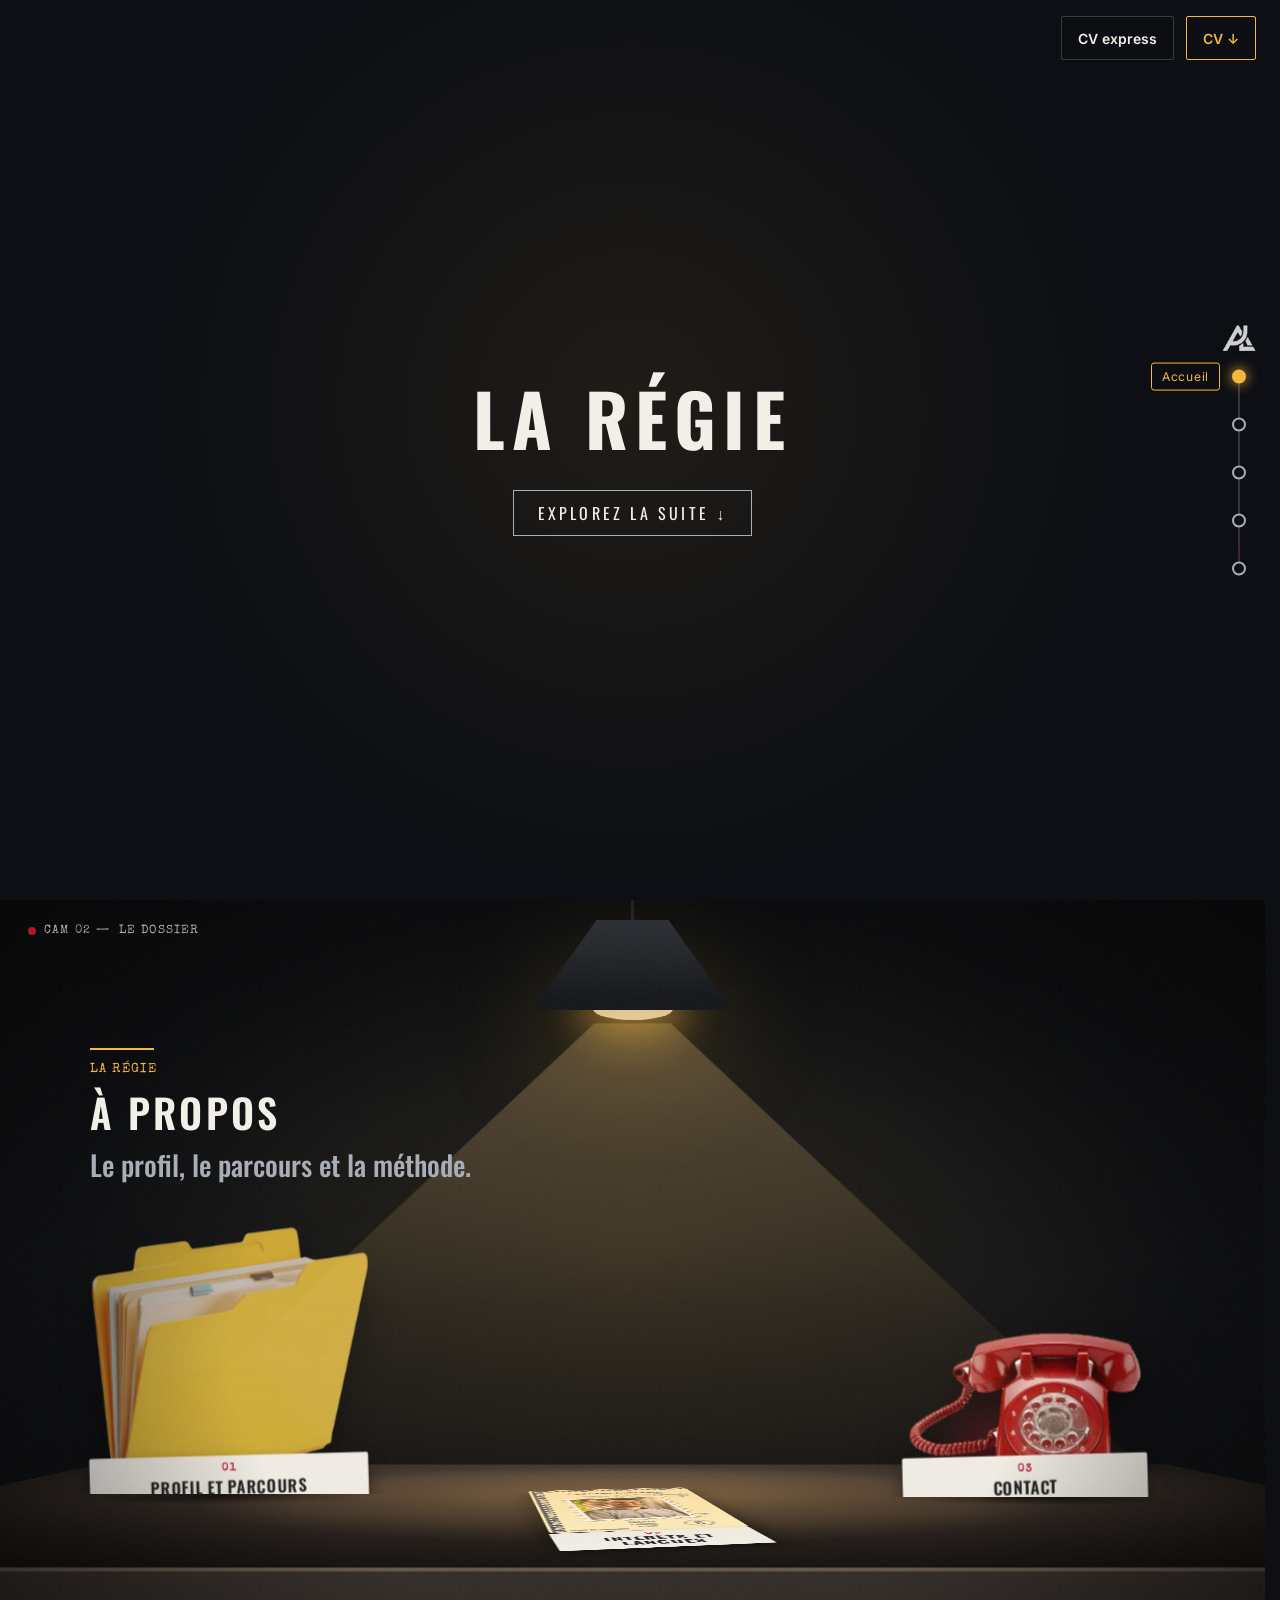
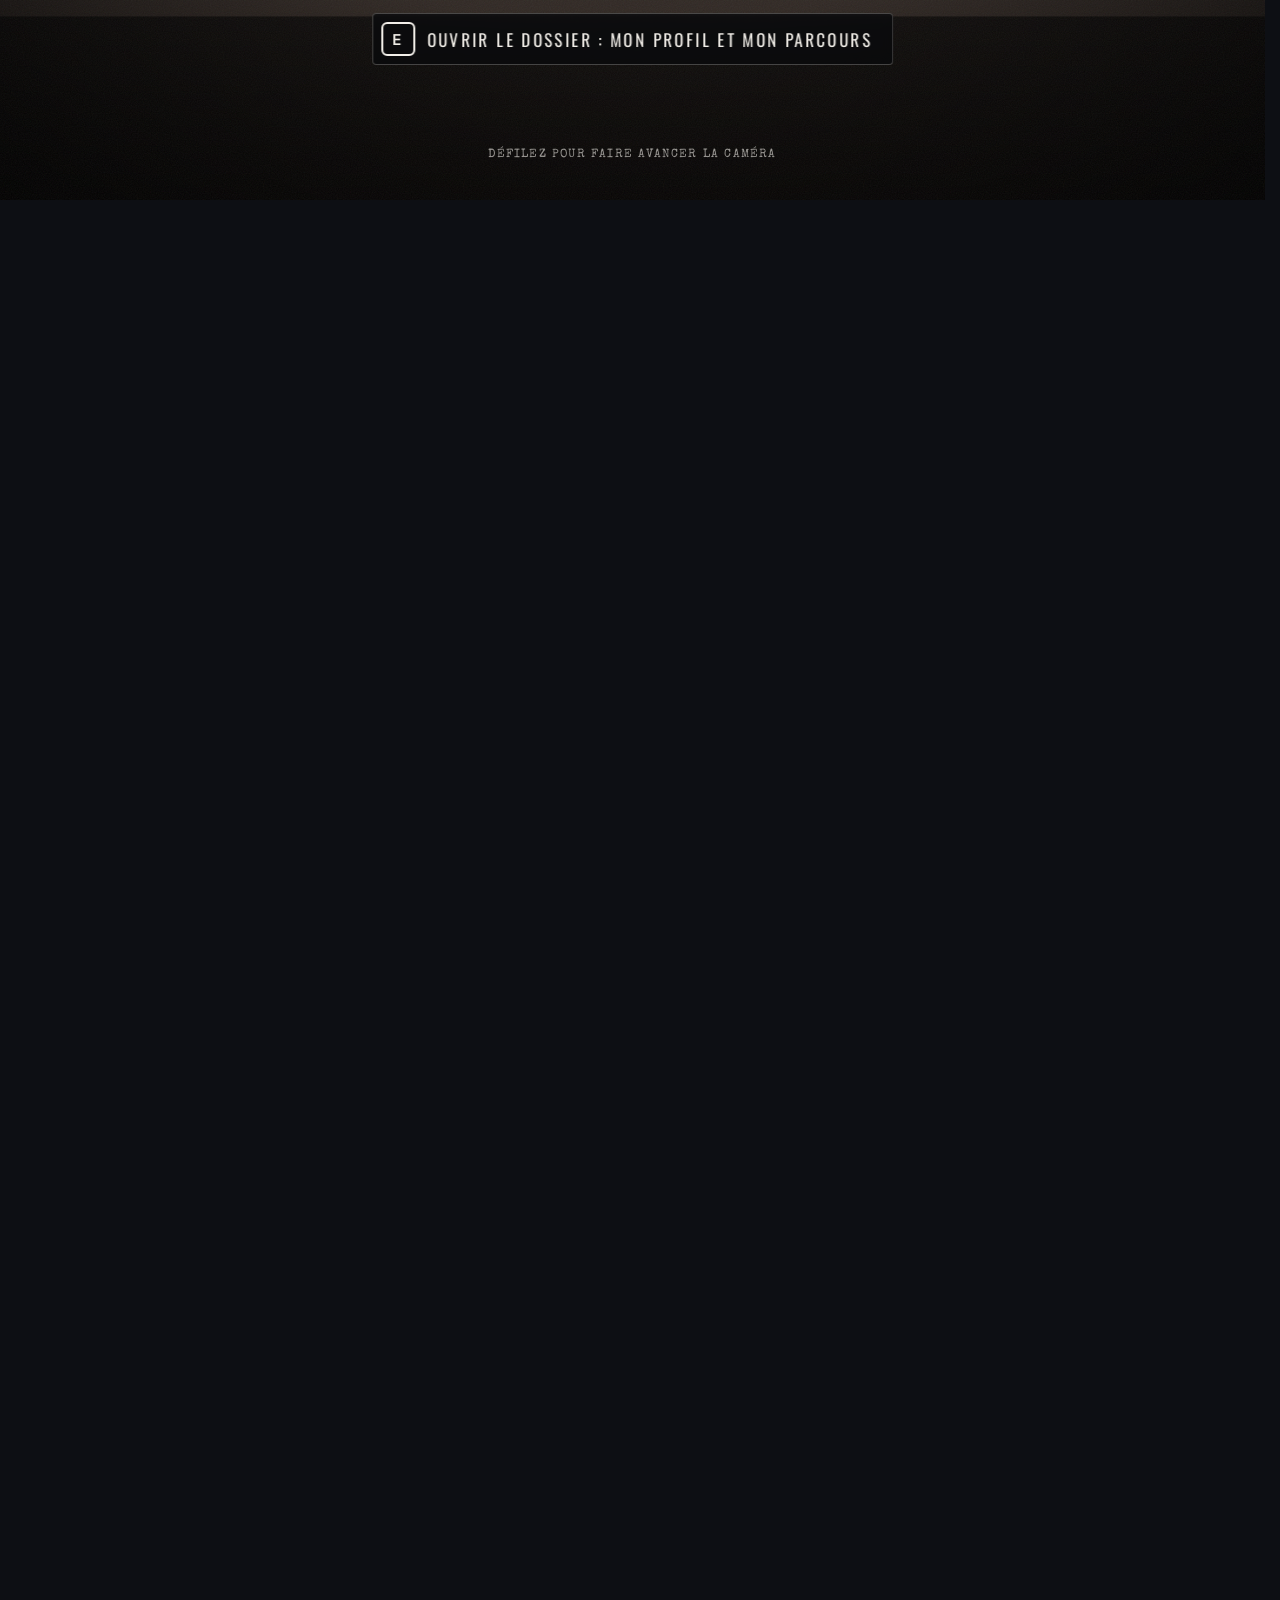
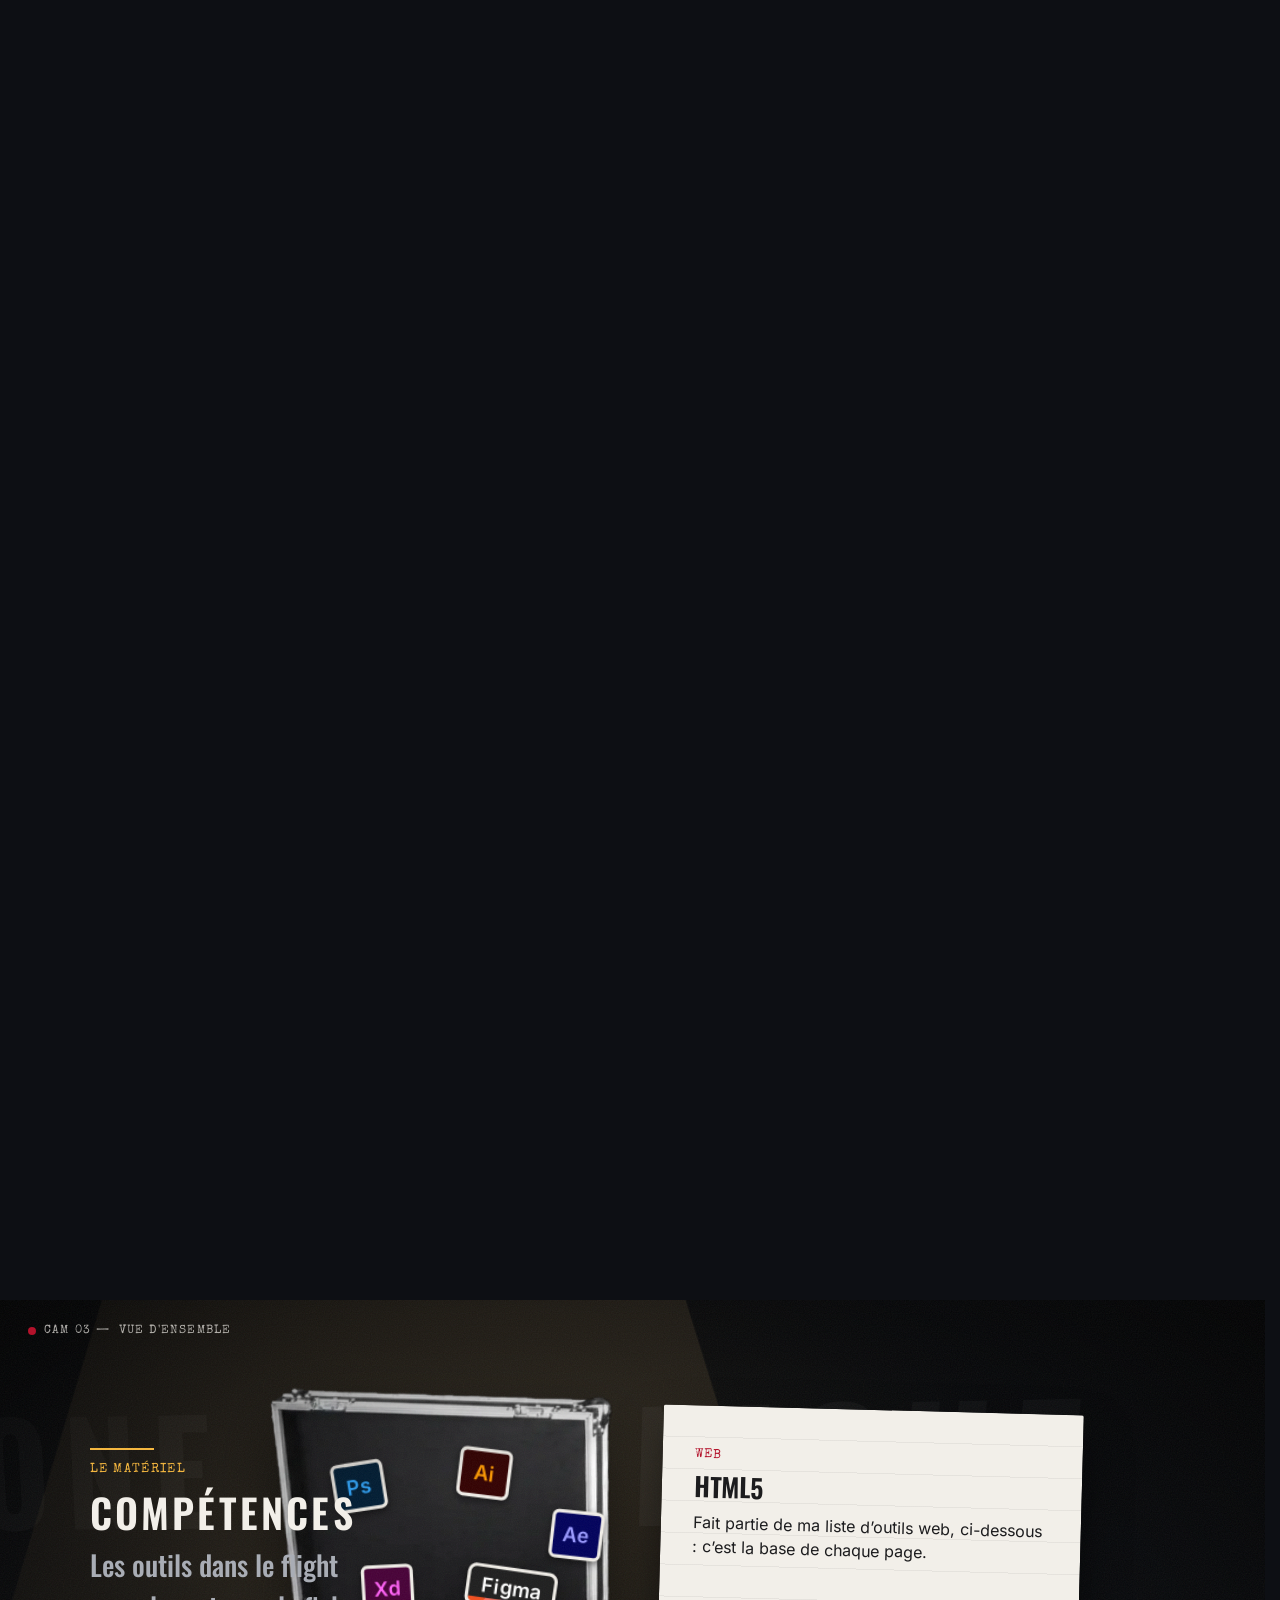
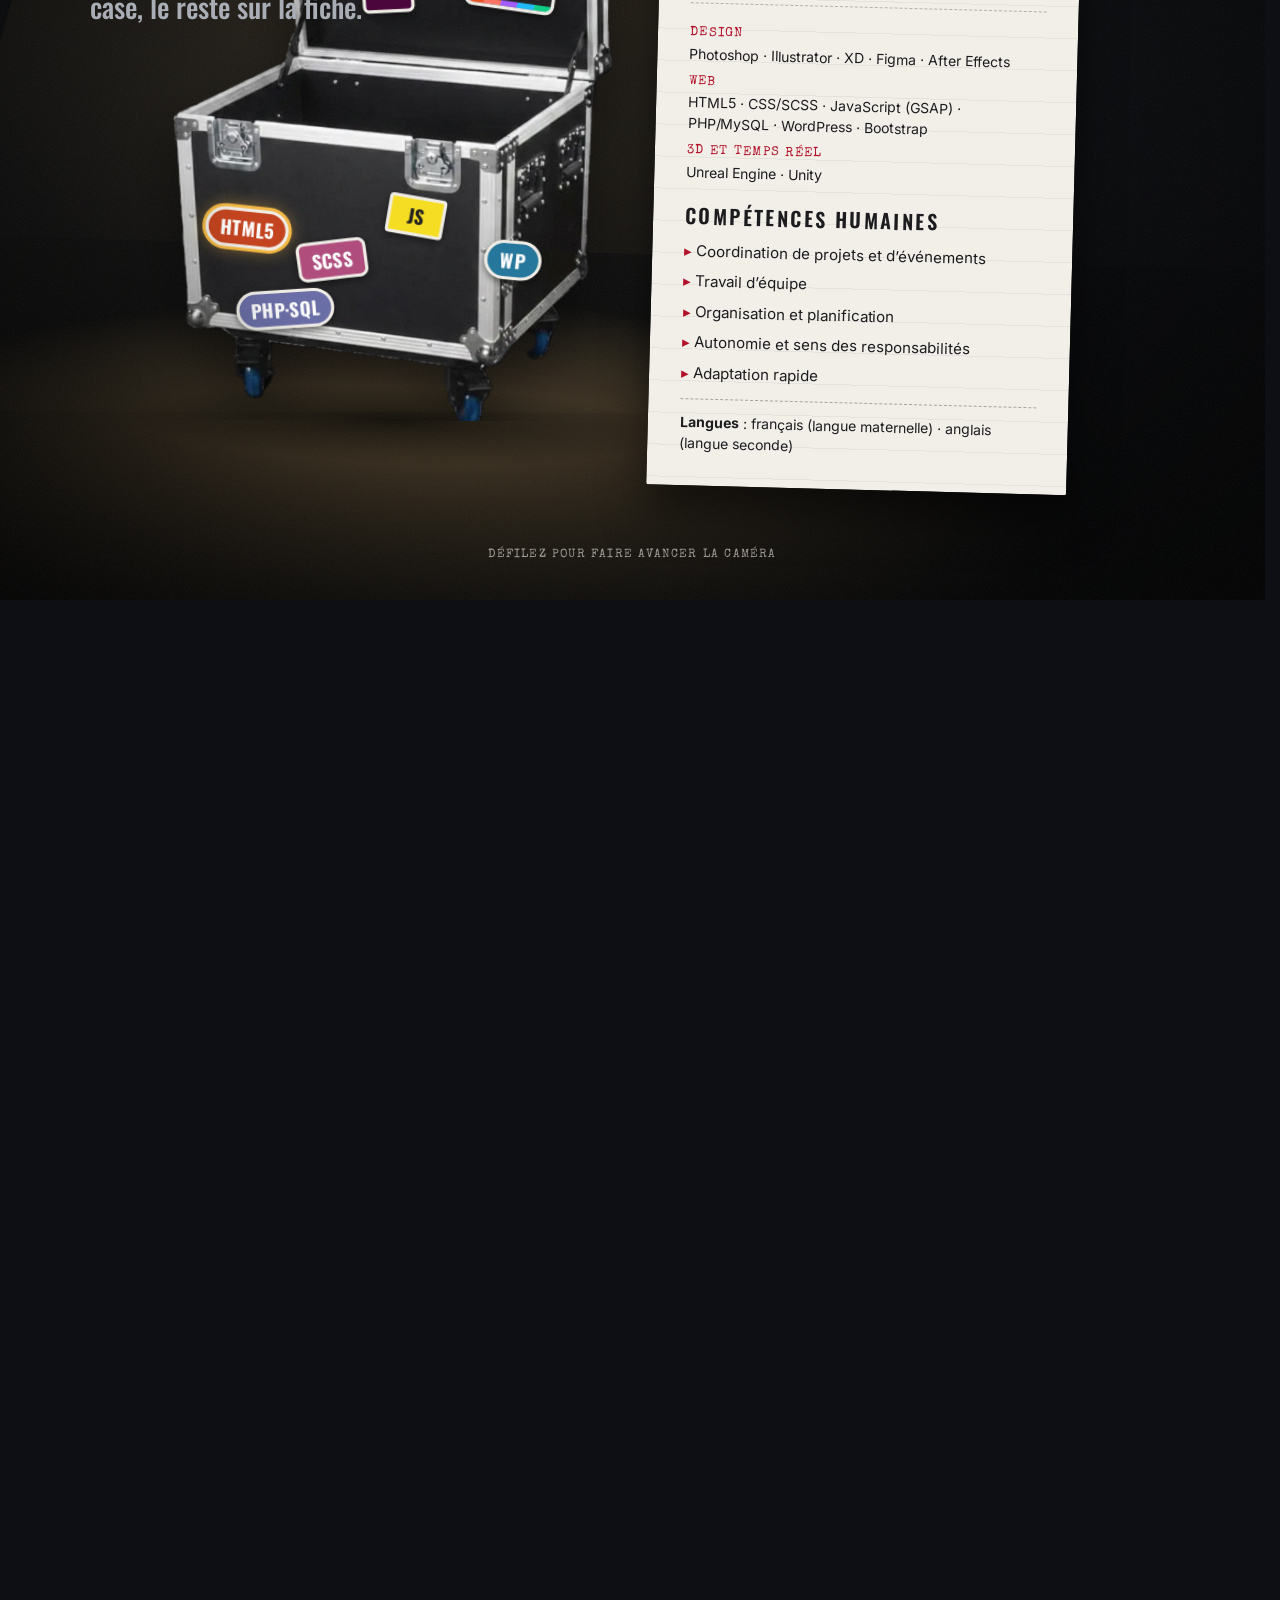
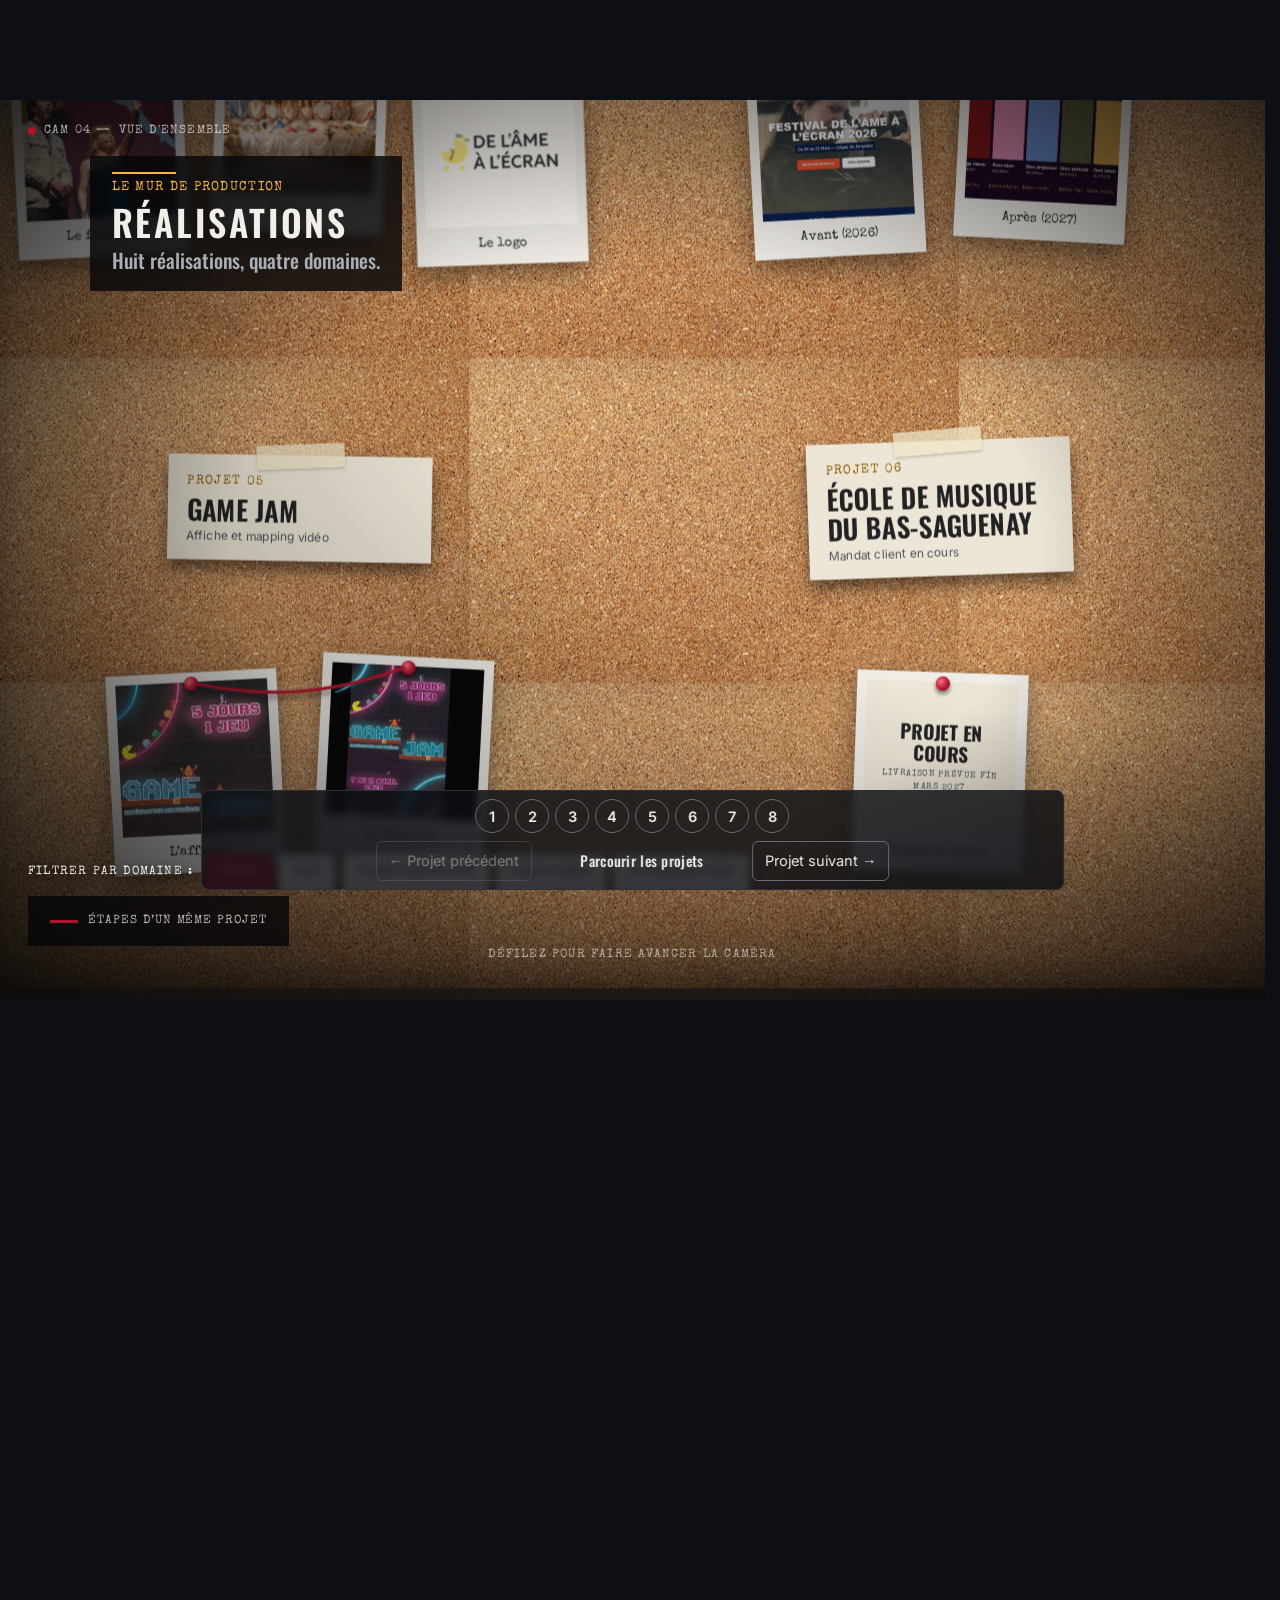
<file: index.html>
<!DOCTYPE html>
<html lang="fr-CA">
<head>
<meta charset="UTF-8">
<meta name="viewport" content="width=device-width, initial-scale=1.0, viewport-fit=cover">
<title>Alexis Labine — Intégrateur multimédia · Communication numérique</title>
<meta name="description" content="Intégrateur multimédia · Communication numérique. Je fais le pont entre l’idée, l’équipe et l’écran. Réalisations en web, communication, graphisme et coordination.">
<meta name="theme-color" content="#161920">
<link rel="icon" href="favicon.ico" sizes="32x32">
<link rel="icon" type="image/png" href="assets/img/logo/favicon-32.png">
<link rel="apple-touch-icon" href="assets/img/logo/apple-touch-icon.png">
<link rel="canonical" href="https://portfolio.alexis-labine.techniquesmedia.com/">
<meta property="og:url" content="https://portfolio.alexis-labine.techniquesmedia.com/">
<meta property="og:type" content="website">
<meta property="og:locale" content="fr_CA">
<meta property="og:site_name" content="Alexis Labine">
<meta property="og:title" content="Alexis Labine — Intégrateur multimédia · Communication numérique">
<meta property="og:description" content="Intégrateur multimédia · Communication numérique. Je fais le pont entre l’idée, l’équipe et l’écran. Réalisations en web, communication, graphisme et coordination.">
<meta property="og:image" content="https://portfolio.alexis-labine.techniquesmedia.com/assets/img/partage.png">
<meta property="og:image:width" content="1200">
<meta property="og:image:height" content="630">
<meta property="og:image:alt" content="Alexis Labine, intégrateur multimédia · communication numérique">
<meta name="twitter:card" content="summary_large_image">
<meta name="twitter:title" content="Alexis Labine — Intégrateur multimédia · Communication numérique">
<meta name="twitter:description" content="Intégrateur multimédia · Communication numérique. Je fais le pont entre l’idée, l’équipe et l’écran. Réalisations en web, communication, graphisme et coordination.">
<meta name="twitter:image" content="https://portfolio.alexis-labine.techniquesmedia.com/assets/img/partage.png">

<!-- Polices (charte, section 3), hébergées dans assets/fonts/ et déclarées dans
     assets/scss/base/_polices.scss : Oswald = titres, Inter = texte courant,
     Special Elite = signature (étiquettes, légendes). On précharge les deux premières. -->
<link rel="preload" href="assets/fonts/oswald-latin-wght.woff2" as="font" type="font/woff2" crossorigin>
<link rel="preload" href="assets/fonts/inter-latin-wght.woff2" as="font" type="font/woff2" crossorigin>

<!-- style.css est COMPILÉ à partir de assets/scss/style.scss (ne pas modifier à la main) -->
<link rel="stylesheet" href="assets/css/style.css">

<!-- GSAP 3.12.5 + ScrollTrigger, hébergés dans assets/js/vendor/ -->
<script src="assets/js/vendor/gsap.min.js"></script>
<script src="assets/js/vendor/ScrollTrigger.min.js"></script>

<!-- MODE TACTILE (téléphone, iPad) : pas de caméras 3D. Les scènes deviennent
     des sections qu'on fait défiler, et on touche les objets pour les lire.
     Décidé ici, avant l'affichage, pour que le CSS s'applique tout de suite.
     (L'iPad se présente comme un Mac : on le reconnaît à son écran tactile.) -->
<script>
  const MODE_TACTILE =
    window.matchMedia("(pointer: coarse), (max-width: 768px)").matches ||
    (navigator.maxTouchPoints > 1 && /Macintosh|iPad/.test(navigator.userAgent));
  if (MODE_TACTILE) document.documentElement.classList.add("mode-tactile");

  // « Moins d'animations » (réglage du système) : on le respecte, sauf si la
  // personne a choisi « Activer les animations » sur ce site (bandeau).
  (function () {
    let choix = null;
    try { choix = localStorage.getItem("portfolio:animations"); } catch (e) {}
    if (window.matchMedia("(prefers-reduced-motion: reduce)").matches && choix !== "oui") {
      document.documentElement.classList.add("mouvement-reduit");
    }
  })();
</script>
</head>

<body>

<a class="lien-evitement" href="#a-propos">Passer l'entrée et aller au contenu</a>

<!-- Bandeau affiché seulement si le système demande « moins d'animations » :
     le site est une visite en caméra 3D, qui ne marche qu'avec les animations.
     Le choix est mémorisé (animations.js). -->
<aside class="avis-animations" id="avis-animations" aria-label="Animations" hidden>
  <p class="avis-animations__texte">
    Votre appareil demande de réduire les animations. Ce portfolio est une visite
    en caméra 3D : pour la vivre, activez-les ici. Sinon, la version calme reste complète.
  </p>
  <div class="avis-animations__actions">
    <button type="button" class="avis-animations__bouton avis-animations__bouton--principal" data-animations="oui">Activer les animations</button>
    <button type="button" class="avis-animations__bouton" data-animations="non">Garder la version calme</button>
  </div>
</aside>

<!-- ============================================================
     BARRE CV + NAVIGATION (toujours visibles, sur toutes les scènes)
     Ordinateur : « CV express » et « CV ↓ » en haut à droite, ligne du
     temps verticale à droite. Mode tactile : une barre collante en haut
     (logo, CV express, CV, puis les 5 libellés). Voir composants/_barre-cv.scss.
     ============================================================ -->
<header class="barre-cv">
  <a class="barre-cv__logo" href="#accueil">
    <img src="assets/img/logo/logo-ligne-du-temps.png" alt="Alexis Labine, retour à l'accueil">
  </a>
  <div class="barre-cv__actions">
    <a class="barre-cv__lien" href="cv-express.html">CV express</a>
    <a class="barre-cv__bouton" href="assets/Alexis_Labine_CV.pdf" download>CV&nbsp;↓</a>
  </div>

  <nav id="chronologie" class="chronologie" aria-label="Navigation par scène">
    <img class="chronologie__logo" src="assets/img/logo/logo-ligne-du-temps.png" alt="">
    <ol class="chronologie__liste">
      <li>
        <a class="chronologie__point" href="#accueil">
          <span class="chronologie__label">Accueil</span>
        </a>
      </li>
      <li>
        <a class="chronologie__point" href="#a-propos">
          <span class="chronologie__label">À propos</span>
        </a>
      </li>
      <li>
        <a class="chronologie__point" href="#competences">
          <span class="chronologie__label">Compétences</span>
        </a>
      </li>
      <li>
        <a class="chronologie__point chronologie__point--transition" href="#realisations">
          <span class="chronologie__label">Réalisations</span>
        </a>
      </li>
      <li>
        <a class="chronologie__point chronologie__point--festival" href="#contact">
          <span class="chronologie__label">Contact</span>
        </a>
      </li>
    </ol>
  </nav>
</header>

<main>

  <!-- ============================================================
       L'ENTRÉE DES ARTISTES — Accueil : portes, brume et bouton « Entrer »
       ============================================================ -->
  <section id="accueil" class="accueil">
    <!-- Ce qu'on découvre derrière les portes une fois ouvertes -->
    <div id="accueil-revelation" class="accueil__revelation">
      <p class="accueil__revelation-titre">La régie</p>
      <a class="accueil__descendre" href="#a-propos">Explorez la suite <span aria-hidden="true">↓</span></a>
    </div>

    <picture><source media="(max-width: 768px)" srcset="assets/img/portes/porte-de-gauche-petite.webp"><img id="porte-gauche" class="porte" src="assets/img/portes/porte-de-gauche.webp" width="800" height="891" alt="" fetchpriority="high"></picture>
    <picture><source media="(max-width: 768px)" srcset="assets/img/portes/porte-droite-petite.webp"><img id="porte-droite" class="porte" src="assets/img/portes/porte-droite.webp" width="800" height="891" alt="" fetchpriority="high"></picture>

    <canvas id="brume" width="410" height="945"></canvas>

    <!-- La plaque : le nom, le titre et l'accroche, lisibles dès la porte.
         Elle disparaît quand les portes s'ouvrent (portes.js). -->
    <div id="plaque" class="plaque">
      <p class="plaque__ruban">Entrée des artistes</p>
      <h1 class="plaque__nom">Alexis Labine</h1>
      <p class="plaque__titre">Intégrateur multimédia · Communication numérique</p>
      <span class="plaque__trait" aria-hidden="true"></span>
      <p class="plaque__accroche">Je fais le pont entre l’idée, l’équipe et l’écran.</p>
      <div class="plaque__actions">
        <button id="bouton-entree" class="plaque__bouton plaque__bouton--principal" type="button">Entrer</button>
        <a class="plaque__bouton plaque__bouton--secondaire" href="cv-express.html">Voir le CV express</a>
      </div>
      <a class="plaque__courriel" href="mailto:labinealexis@gmail.com">labinealexis@gmail.com</a>
    </div>

    <!-- La consigne repose sur une bande sombre, jamais sur la brume seule (02) -->
    <p class="accueil__consigne">Entrez ou défilez : les portes s’ouvrent</p>
  </section>


  <!-- ============================================================
       LA RÉGIE — À propos
       Une vraie scène 3D filmée par une caméra (assets/js/camera.js).
       Le scroll déplace la caméra de plan en plan ; un clic sur
       un objet déclenche un gros plan puis ouvre la pièce.

       Tout ce qui est dans .camera est placé dans le monde avec
       --x (gauche/droite), --y (haut/bas), --z (profondeur), en px.
       Le point 0,0,0 est le centre du bureau ; le dessus du bureau
       est à --y: 150px.
       ============================================================ -->
  <section id="a-propos" class="scene scene--salle" aria-labelledby="titre-salle">

    <!-- LE MONDE 3D -->
    <div class="scene__echelle">
      <div class="camera">
        <div class="decor decor--mur" style="--y: -350px; --z: -800px;"></div>
        <div class="decor decor--sol sol" style="--y: 570px; --z: -375px;"></div>

        <!-- Le bureau : un plateau à plat, une façade et deux côtés -->
        <div class="bureau__plateau sol" style="--y: 150px;">
          <!-- Ombres de contact : les objets "touchent" vraiment le bois -->
          <span class="ombre-contact" style="--px: 280px; --py: 280px; --largeur: 320px;"></span>
          <span class="ombre-contact" style="--px: 1100px; --py: 295px; --largeur: 280px;"></span>

          <!-- Objet 02 : la vraie cocarde du Festival de l'Âme à l'Écran, posée à plat -->
          <button class="objet objet--cocarde" type="button" data-objet="cocarde">
            <img class="cocarde" src="assets/img/regie/cocarde.webp" alt="">
            <span class="objet__legende"><span class="objet__numero" aria-hidden="true">02</span>Intérêts et langues</span>
          </button>
        </div>
        <div class="bureau__facade" style="--y: 150px; --z: 310px;"></div>
        <div class="bureau__cote" style="--x: -700px; --y: 150px;"></div>
        <div class="bureau__cote" style="--x: 700px; --y: 150px;"></div>

        <!-- La lampe et son faisceau -->
        <div class="lampe billboard" style="--y: -330px;" aria-hidden="true">
          <span class="lampe__fil"></span>
          <span class="lampe__abat-jour"></span>
          <span class="lampe__ampoule"></span>
        </div>
        <div class="faisceau billboard" style="--y: 150px; --z: -10px;" aria-hidden="true"></div>

        <!-- Objet 01 : la pochette (profil et parcours) -->
        <button class="objet objet--pochette billboard" type="button" data-objet="profil" style="--x: -420px; --y: 162px; --z: -40px;">
          <img src="assets/img/regie/pochette.webp" alt="">
          <span class="objet__legende"><span class="objet__numero" aria-hidden="true">01</span>Profil et parcours</span>
        </button>

        <!-- Le téléphone rouge : ligne directe vers le contact (la scène finale) -->
        <a class="objet objet--telephone billboard" href="#contact" data-objet="telephone" style="--x: 400px; --y: 160px; --z: -20px;">
          <img src="assets/img/regie/telephone-rouge.webp" alt="">
          <span class="objet__legende"><span class="objet__numero" aria-hidden="true">03</span>Contact</span>
        </a>
      </div>
    </div>

    <!-- POST-TRAITEMENT (comme dans un jeu) : obscurité, vignettage, grain -->
    <div class="scene__obscurite" aria-hidden="true"></div>
    <div class="scene__vignette" aria-hidden="true"></div>
    <div class="scene__grain" aria-hidden="true"></div>

    <!-- HUD : l'interface par-dessus l'image -->
    <div class="hud">
      <p class="hud__camera" aria-hidden="true"><span class="hud__point"></span>Cam 02 — <span data-nom-plan></span></p>

      <header class="hud__chapitre">
        <p class="mention">La régie</p>
        <h2 id="titre-salle" class="titre-bloc">À propos</h2>
        <h2 class="sous-titre">Le profil, le parcours et la méthode.</h2>
      </header>

      <p class="hud__defiler" aria-hidden="true">Défilez pour faire avancer la caméra</p>
      <p class="hud__consigne">Touchez un objet du bureau pour l'ouvrir</p>

      <button class="hud__invite" type="button" hidden>
        <kbd>E</kbd><span data-texte-invite></span>
      </button>
    </div>
  </section>


  <!-- ============================================================
       LE MATÉRIEL — Compétences : l'entrepôt technique
       Même moteur de caméra. Le flight case est posé au sol sous un
       projecteur ; chaque autocollant remplit la fiche technique.
       Le sol est à --y: 320px.
       ============================================================ -->
  <section id="competences" class="scene scene--competences" aria-labelledby="titre-competences">

    <!-- LE MONDE 3D -->
    <div class="scene__echelle">
      <div class="camera">
        <div class="decor decor--mur decor--entrepot" style="--y: -300px; --z: -700px;" aria-hidden="true">
          <span class="pochoir">Zone technique</span>
        </div>
        <div class="decor decor--sol sol" style="--y: 320px; --z: -300px;">
          <span class="flaque-lumiere"></span>
          <span class="ombre-contact" style="--px: 2500px; --py: 1200px; --largeur: 520px;"></span>
        </div>

        <div class="projecteur billboard" style="--y: 320px; --z: -20px;" aria-hidden="true"></div>

        <div class="flight-case billboard" style="--y: 330px;">
          <img class="flight-case__image" src="assets/img/regie/flight-case.webp" alt="Flight case ouvert couvert d'autocollants">

          <!-- --x / --y = position sur l'image (en %), --rotation = angle de l'autocollant -->
          <!-- Couvercle : la suite Adobe -->
          <button class="autocollant autocollant--ps" type="button" style="--x: 43%; --y: 15%; --rotation: -9deg;"
            data-categorie="Design"
            data-titre="Photoshop"
            data-description="Utilisé dans : Festival de l’Âme à l’Écran, Game Jam, Timeline : Zero, pièces courtes et mandat de l’École de musique du Bas-Saguenay.">Ps</button>

          <button class="autocollant autocollant--ai" type="button" style="--x: 70%; --y: 13%; --rotation: 7deg;"
            data-categorie="Design"
            data-titre="Illustrator"
            data-description="Utilisé dans : Festival de l’Âme à l’Écran, Game Jam, Timeline : Zero, pièces courtes et mandat de l’École de musique du Bas-Saguenay.">Ai</button>

          <button class="autocollant autocollant--xd" type="button" style="--x: 49%; --y: 30%; --rotation: -3deg;"
            data-categorie="Design"
            data-titre="Adobe XD"
            data-description="Fait partie de ma liste d’outils de design, ci-dessous.">Xd</button>

          <button class="autocollant autocollant--ae" type="button" style="--x: 90%; --y: 22%; --rotation: 6deg;"
            data-categorie="Design"
            data-titre="After Effects"
            data-description="Utilisé dans : Game Jam (mapping vidéo), pièces courtes (Phoenix) et mandat de l’École de musique du Bas-Saguenay.">Ae</button>

          <!-- Figma : maquettes et prototypes -->
          <button class="autocollant autocollant--figma" type="button" style="--x: 76%; --y: 30%; --rotation: 8deg;"
            data-categorie="Design"
            data-titre="Figma"
            data-description="Utilisé dans : TonTour (système de composants, 11 écrans, prototype) et le mandat de l’École de musique du Bas-Saguenay.">Figma</button>

          <!-- Façade : le développement web -->
          <button class="autocollant autocollant--html" type="button" style="--x: 17%; --y: 67%; --rotation: 6deg;"
            data-categorie="Web"
            data-titre="HTML5"
            data-description="Fait partie de ma liste d’outils web, ci-dessous : c’est la base de chaque page.">HTML5</button>

          <button class="autocollant autocollant--scss" type="button" style="--x: 36%; --y: 72%; --rotation: -7deg;"
            data-categorie="Web"
            data-titre="CSS / SCSS"
            data-description="Utilisé dans : le site du festival (Bootstrap 5 en SCSS, architecture en couches) et Rentrée Magique 101.">SCSS</button>

          <button class="autocollant autocollant--js" type="button" style="--x: 55%; --y: 65%; --rotation: 10deg;"
            data-categorie="Web"
            data-titre="JavaScript &amp; GSAP"
            data-description="Utilisé dans : le site du festival, ainsi que dans ce site : la brume de l’entrée et cette caméra.">JS</button>

          <button class="autocollant autocollant--php" type="button" style="--x: 25%; --y: 80%; --rotation: -4deg;"
            data-categorie="Web"
            data-titre="PHP &amp; MySQL"
            data-description="Utilisé dans : le site du festival, édition 2027 (requêtes préparées, back-office sécurisé).">PHP·SQL</button>

          <button class="autocollant autocollant--wp" type="button" style="--x: 77%; --y: 72%; --rotation: 5deg;"
            data-categorie="Web"
            data-titre="WordPress"
            data-description="Utilisé dans : Rentrée Magique 101 (thème Frost retravaillé en CSS) et le mandat de l’École de musique du Bas-Saguenay.">WP</button>
        </div>
      </div>
    </div>

    <!-- POST-TRAITEMENT -->
    <div class="scene__obscurite" aria-hidden="true"></div>
    <div class="scene__vignette" aria-hidden="true"></div>
    <div class="scene__grain" aria-hidden="true"></div>

    <!-- HUD -->
    <div class="hud">
      <p class="hud__camera" aria-hidden="true"><span class="hud__point"></span>Cam 03 — <span data-nom-plan></span></p>

      <header class="hud__chapitre">
        <p class="mention">Le matériel</p>
        <h2 id="titre-competences" class="titre-bloc">Compétences</h2>
        <h2 class="sous-titre">Les outils dans le flight case, le reste sur la fiche.</h2>
      </header>

      <p class="hud__defiler" aria-hidden="true">Défilez pour faire avancer la caméra</p>
      <p class="hud__consigne">Touchez un autocollant : la fiche technique se remplit</p>

      <!-- Fiche technique : son contenu est remplacé par assets/js/scenes/materiel.js -->
      <article class="fiche hud__fiche">
        <div class="fiche__selection" aria-live="polite">
          <p class="fiche__categorie" id="fiche-categorie">Fiche technique</p>
          <h3 class="fiche__titre" id="fiche-titre">Aucun autocollant sélectionné</h3>
          <p class="fiche__description" id="fiche-description">Cliquez sur un autocollant du flight case, ou défilez pour vous en approcher.</p>
        </div>

        <dl class="fiche__outils">
          <div><dt>Design</dt><dd>Photoshop · Illustrator · XD · Figma · After Effects</dd></div>
          <div><dt>Web</dt><dd>HTML5 · CSS/SCSS · JavaScript (GSAP) · PHP/MySQL · WordPress · Bootstrap</dd></div>
          <div><dt>3D et temps réel</dt><dd>Unreal Engine · Unity</dd></div>
        </dl>

        <h3 class="fiche__sous-titre">Compétences humaines</h3>
        <ul class="fiche__liste">
          <li>Coordination de projets et d’événements</li>
          <li>Travail d’équipe</li>
          <li>Organisation et planification</li>
          <li>Autonomie et sens des responsabilités</li>
          <li>Adaptation rapide</li>
        </ul>

        <p class="fiche__langues"><strong>Langues</strong> : français (langue maternelle) · anglais (langue seconde)</p>
      </article>
    </div>
  </section>


  <!-- ============================================================
       LE MUR DE PRODUCTION — Réalisations
       Même moteur de caméra. Un panneau de liège de 3200 × 1600 px :
       chaque polaroïd y est placé avec --bx / --by (position sur le
       liège, depuis le coin en haut à gauche) et --rotation.
       Les fils entre les polaroïds sont tracés par assets/js/scenes/mur.js.
       Le contenu des projets (textes, images, vidéos) est aussi dans
       assets/js/scenes/mur.js (objet PROJETS).
       ============================================================ -->
  <section id="realisations" class="scene scene--mur" aria-labelledby="titre-mur">

    <!-- LE MONDE 3D -->
    <div class="scene__echelle">
      <div class="camera">
        <div class="decor decor--mur decor--mur-production" style="--y: -50px; --z: -220px;" aria-hidden="true"></div>

        <!-- Le néon : premier signe de la scène qui approche -->
        <p class="neon" style="--y: -1010px; --z: -120px;" aria-hidden="true">Réalisations</p>

        <div class="panneau" style="--y: -50px;">
          <div class="panneau__liege">

            <!-- ===== PROJET VEDETTE — FESTIVAL DE L’ÂME À L’ÉCRAN ===== -->
            <div class="note note--vedette" data-portes="coordination communication" style="--bx: 400px; --by: 230px; --rotation: -2deg;">
              <span class="note__numero">Projet vedette</span>
              <span class="note__titre">Festival de l’Âme à l’Écran</span>
              <span class="note__texte">Webmaster, comité de communication</span>
            </div>
            <a class="polaroid" id="p-dae-evenement" href="projets/festival-de-lame-a-lecran.html" data-projet="festival-de-lame-a-lecran" data-portes="coordination communication" style="--bx: 150px; --by: 560px; --rotation: -3deg;" aria-label="Festival de l’Âme à l’Écran : Le festival">
              <img loading="lazy" src="assets/img/projets/vignettes-mur/dae-evenement.webp" width="190" height="190" alt=""><span class="polaroid__legende">Le festival</span>
            </a>
            <a class="polaroid" id="p-dae-equipe" href="projets/festival-de-lame-a-lecran.html" data-projet="festival-de-lame-a-lecran" data-portes="coordination communication" style="--bx: 400px; --by: 530px; --rotation: 2deg;" aria-label="Festival de l’Âme à l’Écran : L’équipe">
              <img loading="lazy" src="assets/img/projets/vignettes-mur/dae-equipe.webp" width="190" height="190" alt=""><span class="polaroid__legende">L’équipe</span>
            </a>
            <a class="polaroid" id="p-dae-logo" href="projets/festival-de-lame-a-lecran.html" data-projet="festival-de-lame-a-lecran" data-portes="coordination communication" style="--bx: 650px; --by: 570px; --rotation: -2deg;" aria-label="Festival de l’Âme à l’Écran : Le logo">
              <img loading="lazy" src="assets/img/projets/vignettes-mur/dae-logo.webp" width="190" height="190" alt=""><span class="polaroid__legende">Le logo</span>
            </a>

            <!-- ===== PROJET 02 — LE SITE DU FESTIVAL ===== -->
            <div class="note" data-portes="web" style="--bx: 1200px; --by: 230px; --rotation: 2deg;">
              <span class="note__numero">Projet 02</span>
              <span class="note__titre">Le site du festival</span>
              <span class="note__texte">Avant et après</span>
            </div>
            <a class="polaroid" id="p-site-avant" href="projets/site-du-festival.html" data-projet="site-du-festival" data-portes="web" style="--bx: 1070px; --by: 560px; --rotation: -3deg;" aria-label="Le site du festival : Avant (2026)">
              <img loading="lazy" src="assets/img/projets/vignettes-mur/site-avant.webp" width="190" height="190" alt=""><span class="polaroid__legende">Avant (2026)</span>
            </a>
            <a class="polaroid" id="p-site-apres" href="projets/site-du-festival.html" data-projet="site-du-festival" data-portes="web" style="--bx: 1330px; --by: 540px; --rotation: 3deg;" aria-label="Le site du festival : Après (2027)">
              <img loading="lazy" src="assets/img/projets/vignettes-mur/site-apres.webp" width="190" height="190" alt=""><span class="polaroid__legende">Après (2027)</span>
            </a>

            <!-- ===== PROJET 03 — RENTRÉE MAGIQUE 101 ===== -->
            <div class="note" data-portes="web" style="--bx: 2000px; --by: 230px; --rotation: -1deg;">
              <span class="note__numero">Projet 03</span>
              <span class="note__titre">Rentrée Magique 101</span>
              <span class="note__texte">Site WordPress</span>
            </div>
            <a class="polaroid" id="p-rm-site" href="projets/rentree-magique-101.html" data-projet="rentree-magique-101" data-portes="web" style="--bx: 1870px; --by: 560px; --rotation: 3deg;" aria-label="Rentrée Magique 101 : Le site">
              <img loading="lazy" src="assets/img/projets/vignettes-mur/rm-site.webp" width="190" height="190" alt=""><span class="polaroid__legende">Le site</span>
            </a>
            <a class="polaroid" id="p-rm-moodboard" href="projets/rentree-magique-101.html" data-projet="rentree-magique-101" data-portes="web" style="--bx: 2130px; --by: 540px; --rotation: -3deg;" aria-label="Rentrée Magique 101 : Moodboard">
              <img loading="lazy" src="assets/img/projets/vignettes-mur/rm-moodboard.webp" width="190" height="190" alt=""><span class="polaroid__legende">Moodboard</span>
            </a>

            <!-- ===== PROJET 04 — TONTOUR ===== -->
            <div class="note" data-portes="web" style="--bx: 2800px; --by: 230px; --rotation: 2deg;">
              <span class="note__numero">Projet 04</span>
              <span class="note__titre">TonTour</span>
              <span class="note__texte">App mobile (UI/UX)</span>
            </div>
            <a class="polaroid" id="p-tt-accueil" href="projets/tontour.html" data-projet="tontour" data-portes="web" style="--bx: 2670px; --by: 560px; --rotation: -3deg;" aria-label="TonTour : L’accueil">
              <img loading="lazy" src="assets/img/projets/vignettes-mur/tt-accueil.webp" width="190" height="190" alt=""><span class="polaroid__legende">L’accueil</span>
            </a>
            <a class="polaroid" id="p-tt-sombre" href="projets/tontour.html" data-projet="tontour" data-portes="web" style="--bx: 2930px; --by: 540px; --rotation: 3deg;" aria-label="TonTour : Mode sombre">
              <img loading="lazy" src="assets/img/projets/vignettes-mur/tt-sombre.webp" width="190" height="190" alt=""><span class="polaroid__legende">Mode sombre</span>
            </a>

            <!-- ===== PROJET 05 — GAME JAM ===== -->
            <div class="note" data-portes="graphisme communication" style="--bx: 400px; --by: 1000px; --rotation: 1deg;">
              <span class="note__numero">Projet 05</span>
              <span class="note__titre">Game Jam</span>
              <span class="note__texte">Affiche et mapping vidéo</span>
            </div>
            <a class="polaroid" id="p-gj-affiche" href="projets/game-jam.html" data-projet="game-jam" data-portes="graphisme communication" style="--bx: 270px; --by: 1330px; --rotation: -3deg;" aria-label="Game Jam : L’affiche">
              <img loading="lazy" src="assets/img/projets/vignettes-mur/gj-affiche.webp" width="190" height="190" alt=""><span class="polaroid__legende">L’affiche</span>
            </a>
            <a class="polaroid" id="p-gj-mapping" href="projets/game-jam.html" data-projet="game-jam" data-portes="graphisme communication" style="--bx: 530px; --by: 1310px; --rotation: 3deg;" aria-label="Game Jam : Le mapping">
              <img loading="lazy" src="assets/img/projets/vignettes-mur/gj-mapping.webp" width="190" height="190" alt=""><span class="polaroid__legende">Le mapping</span>
            </a>

            <!-- ===== PROJET 06 — ÉCOLE DE MUSIQUE DU BAS-SAGUENAY ===== -->
            <div class="note" data-portes="coordination web graphisme communication" style="--bx: 1200px; --by: 1000px; --rotation: -2deg;">
              <span class="note__numero">Projet 06</span>
              <span class="note__titre">École de musique du Bas-Saguenay</span>
              <span class="note__texte">Mandat client en cours</span>
            </div>
            <a class="polaroid polaroid--en-cours" id="p-ecole" href="projets/ecole-de-musique-du-bas-saguenay.html" data-projet="ecole-de-musique-du-bas-saguenay" data-portes="coordination web graphisme communication" style="--bx: 1200px; --by: 1330px; --rotation: 2deg;" aria-label="Projet en cours : École de musique du Bas-Saguenay, livraison prévue fin mars 2027">
              <span class="polaroid__carte" aria-hidden="true"><strong>Projet en cours</strong><small>livraison prévue fin mars 2027</small></span><span class="polaroid__legende">Projet en cours</span>
            </a>

            <!-- ===== PROJET 07 — TIMELINE : ZERO ===== -->
            <div class="note" data-portes="graphisme" style="--bx: 2000px; --by: 1000px; --rotation: 2deg;">
              <span class="note__numero">Projet 07</span>
              <span class="note__titre">Timeline&nbsp;: Zero</span>
              <span class="note__texte">Direction artistique d’un jeu</span>
            </div>
            <a class="polaroid" id="p-tz-moodboard" href="projets/timeline-zero.html" data-projet="timeline-zero" data-portes="graphisme" style="--bx: 1750px; --by: 1340px; --rotation: -3deg;" aria-label="Timeline : Zero : Moodboard">
              <img loading="lazy" src="assets/img/projets/vignettes-mur/tz-moodboard.webp" width="190" height="190" alt=""><span class="polaroid__legende">Moodboard</span>
            </a>
            <a class="polaroid" id="p-tz-scene" href="projets/timeline-zero.html" data-projet="timeline-zero" data-portes="graphisme" style="--bx: 2000px; --by: 1300px; --rotation: 2deg;" aria-label="Timeline : Zero : La scène">
              <img loading="lazy" src="assets/img/projets/vignettes-mur/tz-scene.webp" width="190" height="190" alt=""><span class="polaroid__legende">La scène</span>
            </a>
            <a class="polaroid" id="p-tz-affiche" href="projets/timeline-zero.html" data-projet="timeline-zero" data-portes="graphisme" style="--bx: 2250px; --by: 1330px; --rotation: -2deg;" aria-label="Timeline : Zero : L’affiche">
              <img loading="lazy" src="assets/img/projets/vignettes-mur/tz-affiche.webp" width="190" height="190" alt=""><span class="polaroid__legende">L’affiche</span>
            </a>

            <!-- ===== PIÈCES COURTES — PIÈCES COURTES ===== -->
            <div class="note" data-portes="graphisme" style="--bx: 2800px; --by: 1000px; --rotation: -1deg;">
              <span class="note__numero">Pièces courtes</span>
              <span class="note__titre">Pièces courtes</span>
              <span class="note__texte">Logo animé, affiche, photomontage</span>
            </div>
            <a class="polaroid" id="p-pc-phoenix" href="projets/pieces-courtes.html" data-projet="pieces-courtes" data-portes="graphisme" style="--bx: 2550px; --by: 1340px; --rotation: 3deg;" aria-label="Pièces courtes : Phoenix">
              <img loading="lazy" src="assets/img/projets/vignettes-mur/pc-phoenix.webp" width="190" height="190" alt=""><span class="polaroid__legende">Phoenix</span>
            </a>
            <a class="polaroid" id="p-pc-nova" href="projets/pieces-courtes.html" data-projet="pieces-courtes" data-portes="graphisme" style="--bx: 2800px; --by: 1300px; --rotation: -2deg;" aria-label="Pièces courtes : NOVA">
              <img loading="lazy" src="assets/img/projets/vignettes-mur/pc-nova.webp" width="190" height="190" alt=""><span class="polaroid__legende">NOVA</span>
            </a>
            <a class="polaroid" id="p-pc-ville" href="projets/pieces-courtes.html" data-projet="pieces-courtes" data-portes="graphisme" style="--bx: 3050px; --by: 1330px; --rotation: 3deg;" aria-label="Pièces courtes : Ville néon">
              <img loading="lazy" src="assets/img/projets/vignettes-mur/pc-ville.webp" width="190" height="190" alt=""><span class="polaroid__legende">Ville néon</span>
            </a>

            <!-- Les fils (tracés par assets/js/scenes/mur.js) -->
            <svg class="fils" viewBox="0 0 3200 1600" aria-hidden="true"></svg>
          </div>
        </div>
      </div>
    </div>

    <!-- POST-TRAITEMENT -->
    <div class="scene__obscurite" aria-hidden="true"></div>
    <div class="scene__vignette" aria-hidden="true"></div>
    <div class="scene__grain" aria-hidden="true"></div>

    <!-- HUD -->
    <div class="hud">
      <p class="hud__camera" aria-hidden="true"><span class="hud__point"></span>Cam 04 — <span data-nom-plan></span></p>

      <header class="hud__chapitre">
        <p class="mention">Le mur de production</p>
        <h2 id="titre-mur" class="titre-bloc">Réalisations</h2>
        <h2 class="sous-titre">Huit réalisations, quatre domaines.</h2>
      </header>

      <p class="hud__defiler" aria-hidden="true">Défilez pour faire avancer la caméra</p>
      <p class="hud__consigne">Touchez un polaroïd pour ouvrir le projet</p>

      <!-- Légende du fil -->
      <ul class="hud__legende" aria-label="Légende du fil">
        <li class="hud__legende-item hud__legende-item--rouge">Étapes d’un même projet</li>
      </ul>

      <!-- Filtres par porte (assets/js/scenes/mur.js) : sans JavaScript, tout reste visible -->
      <div class="filtres" role="group" aria-label="Filtrer les réalisations par domaine" hidden>
        <span class="filtres__etiquette" aria-hidden="true">Filtrer par domaine :</span>
        <button class="filtres__onglet" type="button" data-filtre="tous" aria-pressed="true">Tous</button>
        <button class="filtres__onglet" type="button" data-filtre="web" aria-pressed="false">Web</button>
        <button class="filtres__onglet" type="button" data-filtre="communication" aria-pressed="false">Communication</button>
        <button class="filtres__onglet" type="button" data-filtre="graphisme" aria-pressed="false">Graphisme</button>
        <button class="filtres__onglet" type="button" data-filtre="coordination" aria-pressed="false">Coordination</button>
      </div>

      <nav class="parcours" aria-label="Parcourir les projets un par un" hidden>
        <ol class="parcours__index" data-parcours-index aria-label="Aller directement à un projet"></ol>
        <button class="parcours__bouton" type="button" data-parcours="precedent">← Projet précédent</button>
        <p class="parcours__etat" aria-live="polite"><span data-parcours-compteur></span> <strong data-parcours-nom>Parcourir les projets</strong></p>
        <button class="parcours__bouton" type="button" data-parcours="suivant">Projet suivant →</button>
        <button class="parcours__bouton parcours__bouton--principal" type="button" data-parcours="ouvrir" hidden>Ouvrir ce projet</button>
        <button class="parcours__bouton" type="button" data-parcours="ensemble" hidden>Vue d’ensemble</button>
      </nav>

      <button class="hud__invite" type="button" hidden>
        <kbd>E</kbd><span data-texte-invite></span>
      </button>
    </div>
  </section>

  <!-- ============================================================
       LA SCÈNE — Contact
       Même moteur de caméra que les Blocs 2 à 4, mais la règle
       s'inverse : la couleur domine, le noir n'est plus que la toile
       de fond. Plan 0 = juste avant le spectacle (scène éteinte) ;
       dès le plan 1, le spectacle commence (.en-concert).
       Le sol de la foule est à --y: 400px, le dessus de la scène
       à --y: 200px, l'écran géant au fond (--z: -600px).
       La foule est dessinée par assets/js/scenes/scene-finale.js.
       ============================================================ -->
  <section id="contact" class="scene scene--festival" aria-labelledby="titre-festival">

    <!-- LE MONDE 3D -->
    <div class="scene__echelle">
      <div class="camera">
        <!-- Le ciel de nuit, très loin derrière, et le terrain de la foule.
             Le terrain s'arrête à z = 100 : plus près, son coin passait derrière
             l'œil de la caméra au plan du téléphone (voir _scene-finale.scss). -->
        <div class="decor decor--ciel" style="--y: -600px; --z: -1500px;" aria-hidden="true"></div>
        <div class="decor terrain sol" style="--y: 400px; --z: -650px;" aria-hidden="true"></div>

        <!-- La scène : le plateau et sa façade (bande LED) -->
        <div class="decor estrade sol" style="--y: 200px; --z: -150px;" aria-hidden="true"></div>
        <div class="decor estrade__facade" style="--y: 200px; --z: 300px;" aria-hidden="true"></div>

        <!-- L'écran géant : le monogramme qui s'allume, la révélation -->
        <div class="decor ecran-geant" style="--y: -250px; --z: -600px;" aria-hidden="true">
          <p class="ecran-geant__veille">Le spectacle va commencer</p>
          <div class="ecran-geant__contenu">
            <img class="ecran-geant__logo" src="assets/img/logo/logo-ligne-du-temps.png" alt="">
            <p class="ecran-geant__titre">Alexis Labine</p>
            <p class="ecran-geant__texte">Je fais le pont entre l'idée, l'équipe et l'écran.</p>
          </div>
        </div>

        <!-- Les enceintes suspendues de chaque côté de l'écran -->
        <div class="decor enceinte" style="--x: -1010px; --y: -400px; --z: -450px;" aria-hidden="true"></div>
        <div class="decor enceinte" style="--x: 1010px; --y: -400px; --z: -450px;" aria-hidden="true"></div>

        <!-- La structure (truss) et ses projecteurs : --px = position sur la barre -->
        <div class="truss" style="--y: -780px; --z: -250px;" aria-hidden="true">
          <span class="truss__lampe" style="--px: 12%; --couleur: var(--lumiere-1);"></span>
          <span class="truss__lampe" style="--px: 31%; --couleur: var(--lumiere-2);"></span>
          <span class="truss__lampe" style="--px: 50%; --couleur: var(--lumiere-3);"></span>
          <span class="truss__lampe" style="--px: 69%; --couleur: var(--accent);"></span>
          <span class="truss__lampe" style="--px: 88%; --couleur: var(--lumiere-1);"></span>
        </div>
        <div class="truss truss--pied" style="--x: -1290px; --y: -805px; --z: -250px;" aria-hidden="true"></div>
        <div class="truss truss--pied" style="--x: 1290px; --y: -805px; --z: -250px;" aria-hidden="true"></div>

        <!-- Les faisceaux, accrochés sous les projecteurs.
             --angle = inclinaison de départ, --delai = décalage du balayage -->
        <div class="rayon" style="--x: -1013px; --y: -760px; --z: -240px; --couleur: var(--lumiere-1); --angle: -24deg; --delai: 0s;" aria-hidden="true"><span class="rayon__cone"></span></div>
        <div class="rayon" style="--x: -500px; --y: -760px; --z: -240px; --couleur: var(--lumiere-2); --angle: 14deg; --delai: -1.5s;" aria-hidden="true"><span class="rayon__cone"></span></div>
        <div class="rayon" style="--x: 0px; --y: -760px; --z: -240px; --couleur: var(--lumiere-3); --angle: -8deg; --delai: -3s;" aria-hidden="true"><span class="rayon__cone"></span></div>
        <div class="rayon" style="--x: 500px; --y: -760px; --z: -240px; --couleur: var(--accent); --angle: -16deg; --delai: -4.5s;" aria-hidden="true"><span class="rayon__cone"></span></div>
        <div class="rayon" style="--x: 1013px; --y: -760px; --z: -240px; --couleur: var(--lumiere-1); --angle: 24deg; --delai: -2s;" aria-hidden="true"><span class="rayon__cone"></span></div>

        <!-- La fumée de scène -->
        <div class="fumee billboard" style="--y: 230px; --z: -60px;" aria-hidden="true"></div>

        <!-- La ligne backstage : le téléphone rouge de la régie, sur une caisse de tournée -->
        <div class="decor caisse billboard" style="--x: 640px; --y: 200px; --z: 130px;" aria-hidden="true">
          <span class="caisse__pochoir">Backstage</span>
        </div>
        <a class="objet objet--telephone objet--ligne billboard" href="#modale-contact" data-objet="telephone" style="--x: 640px; --y: 44px; --z: 130px;">
          <img src="assets/img/regie/telephone-rouge.webp" alt="">
          <span class="objet__legende"><span class="objet__numero">Ligne backstage</span>Décrocher<small>pour m'écrire</small></span>
        </a>

        <!-- La foule en contre-jour (deux rangées, remplies par assets/js/scenes/scene-finale.js) -->
        <svg class="foule billboard" data-foule="22" style="--y: 400px; --z: 420px;" viewBox="0 0 3200 320" aria-hidden="true"></svg>
        <!-- z = 500 (et non 680) : au gros plan sur le téléphone, la rangée du devant
             frôlait l'œil de la caméra et était agrandie environ 8 fois -->
        <svg class="foule foule--devant billboard" data-foule="17" style="--y: 400px; --z: 500px;" viewBox="0 0 3200 320" aria-hidden="true"></svg>
      </div>
    </div>

    <!-- POST-TRAITEMENT : la couleur monte au scroll (désaturation), puis le reste comme les autres scènes -->
    <div class="scene__desature" aria-hidden="true"></div>
    <div class="scene__obscurite" aria-hidden="true"></div>
    <div class="scene__vignette" aria-hidden="true"></div>
    <div class="scene__grain" aria-hidden="true"></div>

    <!-- HUD -->
    <div class="hud">
      <p class="hud__camera" aria-hidden="true"><span class="hud__point"></span>Cam 05 — <span data-nom-plan></span></p>

      <header class="hud__chapitre">
        <p class="mention">La scène</p>
        <h2 id="titre-festival" class="titre-bloc titre-festival">Contact</h2>
        <h2 class="sous-titre">Le rideau s'ouvre sur le contact et le CV.</h2>
      </header>

      <p class="hud__defiler" aria-hidden="true">Défilez pour lancer le spectacle</p>

      <!-- Le laissez-passer backstage : les canaux directs -->
      <aside class="passe hud__passe" aria-labelledby="titre-passe">
        <p class="passe__type">All access — Backstage</p>
        <h3 id="titre-passe" class="passe__titre">La ligne backstage est ouverte</h3>
        <p class="passe__texte">Un stage, un emploi, un mandat&nbsp;? Écrivez-moi.</p>
        <ul class="passe__canaux">
          <li>
            <a class="canal" href="mailto:labinealexis@gmail.com">
              <span class="canal__type">Courriel</span>
              <span class="canal__valeur">labinealexis@gmail.com</span>
            </a>
          </li>
          <li>
            <a class="canal canal--cyan" href="https://github.com/AlexisLabine" target="_blank" rel="noopener">
              <span class="canal__type">GitHub</span>
              <span class="canal__valeur">github.com/AlexisLabine ↗</span>
            </a>
          </li>
          <li>
            <a class="canal" href="assets/Alexis_Labine_CV.pdf" download>
              <span class="canal__type">CV</span>
              <span class="canal__valeur">Télécharger le CV (PDF) ↓</span>
            </a>
          </li>
        </ul>
        <button class="cta-festival" type="button" data-ouvrir-contact>Écrire à Alexis</button>
      </aside>

      <!-- Le générique de fin -->
      <div class="generique hud__generique">
        <!-- Le visage d'Alexis, en polaroïd, à côté du titre -->
        <div class="generique__entete">
          <figure class="generique__photo">
            <img src="assets/img/moi/alexis.jpg" alt="Alexis Labine, souriant, en chemise">
            <figcaption>Alexis Labine</figcaption>
          </figure>
          <p class="generique__titre">Générique</p>
        </div>
        <dl class="generique__credits">
          <div><dt>Direction, design, intégration</dt><dd>Alexis Labine</dd></div>
          <div><dt>Assistance IA</dt><dd>Claude (Anthropic)</dd></div>
        </dl>
        <div class="generique__actions">
          <button class="cta-festival" type="button" data-ouvrir-contact>Écrire à Alexis</button>
          <a class="generique__retour" href="#accueil">Revenir à l'entrée <span aria-hidden="true">↑</span></a>
        </div>
        <p class="generique__copyright">© 2026 Alexis Labine · Intégrateur multimédia · Communication numérique</p>
        <p class="generique__copyright"><a href="mailto:labinealexis@gmail.com">labinealexis@gmail.com</a> · <a href="https://github.com/AlexisLabine" target="_blank" rel="noopener">GitHub&nbsp;↗</a> · <a href="comment-ce-site-a-ete-fait.html">Comment ce site a été fait</a></p>
      </div>

      <button class="hud__invite" type="button" hidden>
        <kbd>E</kbd><span data-texte-invite></span>
      </button>
    </div>
  </section>

</main>


<!-- ============================================================
     FENÊTRES MODALES :
     cachées en display: none, affichées en display: flex au clic.
     ============================================================ -->

<!-- Modale : profil et parcours (la pochette). Textes de 03b, section A. -->
<div id="modale-profil" class="modale" role="dialog" aria-modal="true" aria-labelledby="titre-modale-profil">
  <div class="modale__document">
    <button class="modale__fermer" type="button" data-fermer aria-label="Fermer">✕</button>

    <p class="mention">Profil et parcours</p>
    <h2 id="titre-modale-profil" class="modale__titre">Alexis Labine</h2>

    <dl class="modale__identite">
      <div><dt>Rôle</dt><dd>Étudiant, Cégep de Jonquière</dd></div>
      <div><dt>Lieu</dt><dd>Jonquière (Québec)</dd></div>
    </dl>

    <h3 class="modale__section">Qui je suis</h3>
    <p>
      Je suis étudiant en Techniques d’intégration multimédia au Cégep de Jonquière. J’arrive du
      service à la clientèle et de la gestion opérationnelle : plus de quatre ans comme commis
      multifonctionnel dans une épicerie. J’y gérais les commandes et l’inventaire, je veillais
      aux normes de qualité et je coordonnais les commis durant les quarts.
    </p>
    <p>
      Depuis l’automne 2025, je m’implique au cégep. J’ai été webmaster et membre du comité de
      communication du Festival de l’Âme à l’Écran (édition 2026), et j’en développe maintenant le
      site de l’édition 2027. Je représente aussi les étudiants d’Intégration multimédia au conseil
      de leur département (le Conseil ATM).
    </p>

    <h3 class="modale__section">Comment je travaille</h3>
    <p><strong>Je planifie, je coordonne, j’intègre, et je suis là le jour J.</strong></p>
    <ul class="modale__liste">
      <li><strong>Je planifie.</strong> De nature analytique, j’organise et j’anticipe.</li>
      <li><strong>Je coordonne.</strong> Je fais le lien entre les besoins des clients et l’équipe technique.</li>
      <li><strong>J’intègre.</strong> HTML, CSS/SCSS, JavaScript, PHP/MySQL, WordPress, Figma : je réalise ce que je planifie.</li>
      <li><strong>Je suis là le jour J.</strong> Sur le terrain, je m’adapte vite aux imprévus.</li>
    </ul>

    <h3 class="modale__section">Expérience</h3>
    <ul class="modale__liste">
      <li>
        <strong>Implication étudiante et coordination de projets multimédias</strong> — Cégep de Jonquière, depuis octobre 2025<br>
        Festival de l’Âme à l’Écran : webmaster, comité de communication. Conseil ATM (conseil du
        département) : représentant des étudiants d’Intégration multimédia, événements étudiants,
        campagnes de financement.
      </li>
      <li>
        <strong>Journalier étudiant</strong> — Produits Kruger, Crabtree, depuis juin 2026<br>
        Surveillance de la production, approvisionnement, manutention.
      </li>
      <li>
        <strong>Commis multifonctionnel</strong> — IGA famille Guilbault, Rawdon, juin 2021 à janvier 2026<br>
        Commandes et réception, inventaire, coordination des commis durant les quarts, service à la clientèle.
      </li>
    </ul>

    <h3 class="modale__section">Formation</h3>
    <ul class="modale__liste">
      <li><strong>Techniques d’intégration multimédia</strong> — Cégep de Jonquière, août 2024 à juin 2027</li>
      <li><strong>DEP en cuisine</strong> — École hôtelière de Lanaudière, Joliette, août 2022 à décembre 2023</li>
      <li><strong>DES</strong> — Collège Champagneur, Rawdon, 2015 à 2020</li>
    </ul>
  </div>
</div>

<!-- Modale : intérêts et langues (la cocarde) -->
<div id="modale-cocarde" class="modale" role="dialog" aria-modal="true" aria-labelledby="titre-modale-cocarde">
  <div class="modale__document">
    <button class="modale__fermer" type="button" data-fermer aria-label="Fermer">✕</button>

    <p class="mention">Intérêts et langues</p>
    <h2 id="titre-modale-cocarde" class="modale__titre">En dehors des écrans</h2>

    <figure class="modale__visuel">
      <img src="assets/img/regie/cocarde.webp" alt="Ma cocarde du Festival de l’Âme à l’Écran">
      <figcaption>Ma cocarde du Festival de l’Âme à l’Écran.</figcaption>
    </figure>

    <h3 class="modale__section">Intérêts</h3>
    <ul class="modale__interets">
      <li class="modale__interet"><strong>Ski alpin</strong></li>
      <li class="modale__interet"><strong>Randonnée</strong><span>en plein air</span></li>
      <li class="modale__interet"><strong>Cuisine</strong><span>et gastronomie</span></li>
      <li class="modale__interet"><strong>Jeux vidéo</strong><span>narratifs et coopératifs</span></li>
      <li class="modale__interet"><strong>Hockey</strong><span>analyse sportive et ligues simulées</span></li>
    </ul>

    <h3 class="modale__section">Langues</h3>
    <ul class="modale__liste modale__liste--puces">
      <li><strong>Français</strong> : langue maternelle</li>
      <li><strong>Anglais</strong> : langue seconde</li>
    </ul>
  </div>
</div>

<!-- Modale : la fiche d'un projet du mur. Son contenu est l'<article> de projets/*.html,
     chargé par assets/js/fiche-projet.js (04). Sans JavaScript, le polaroïd mène à la page. -->
<div id="modale-projet" class="modale modale--projet" role="dialog" aria-modal="true" aria-label="Fiche du projet">
  <div class="modale__document modale__document--projet">
    <div class="modale__barre">
      <button class="modale__fermer modale__fermer--texte" type="button" data-fermer>Fermer <span aria-hidden="true">✕</span></button>
      <p class="modale__liens">
        <a class="modale__lien" data-projet-page href="#">Page du projet <span aria-hidden="true">↗</span></a>
        <button class="modale__lien" type="button" data-projet-copier>Copier le lien</button>
        <span class="modale__etat" role="status" data-projet-etat></span>
      </p>
    </div>
    <div class="modale__projet" data-projet-hote></div>
  </div>
</div>

<!-- Modale : la ligne backstage (formulaire de contact, envoyé par assets/js/scenes/scene-finale.js vers api/contact.php) -->
<div id="modale-contact" class="modale modale--festival" role="dialog" aria-modal="true" aria-labelledby="titre-modale-contact">
  <div class="modale__document">
    <button class="modale__fermer" type="button" data-fermer aria-label="Raccrocher (fermer)">✕</button>

    <p class="mention"><span class="modale__en-ligne" aria-hidden="true"></span>Ligne backstage</p>
    <h2 id="titre-modale-contact" class="modale__titre">Transmettre un message</h2>

    <form class="formulaire" id="formulaire-contact" action="api/contact.php" method="post" novalidate>
      <div class="formulaire__rangee">
        <div class="formulaire__champ">
          <label for="contact-nom">Nom</label>
          <input id="contact-nom" name="nom" type="text" autocomplete="name" maxlength="100" required aria-describedby="erreur-nom">
          <p class="formulaire__erreur" id="erreur-nom" hidden></p>
        </div>
        <div class="formulaire__champ">
          <label for="contact-courriel">Courriel</label>
          <input id="contact-courriel" name="courriel" type="email" autocomplete="email" maxlength="200" required aria-describedby="erreur-courriel">
          <p class="formulaire__erreur" id="erreur-courriel" hidden></p>
        </div>
      </div>

      <div class="formulaire__champ">
        <label for="contact-message">Message</label>
        <textarea id="contact-message" name="message" maxlength="5000" required aria-describedby="erreur-message"></textarea>
        <p class="formulaire__erreur" id="erreur-message" hidden></p>
      </div>

      <!-- Piège à robots : un humain ne voit pas ce champ et ne le remplit pas -->
      <div class="formulaire__piege" aria-hidden="true">
        <label for="contact-site">Ne pas remplir</label>
        <input id="contact-site" name="site" type="text" tabindex="-1" autocomplete="off">
      </div>

      <button class="cta-festival" type="submit">Envoyer</button>
      <p class="formulaire__statut" id="formulaire-statut" role="status" aria-live="polite"></p>
    </form>
  </div>
</div>


<!-- Scripts : chacun gère une seule partie du site -->
<script type="module" src="assets/js/main.js"></script>
</body>
</html>
</file>
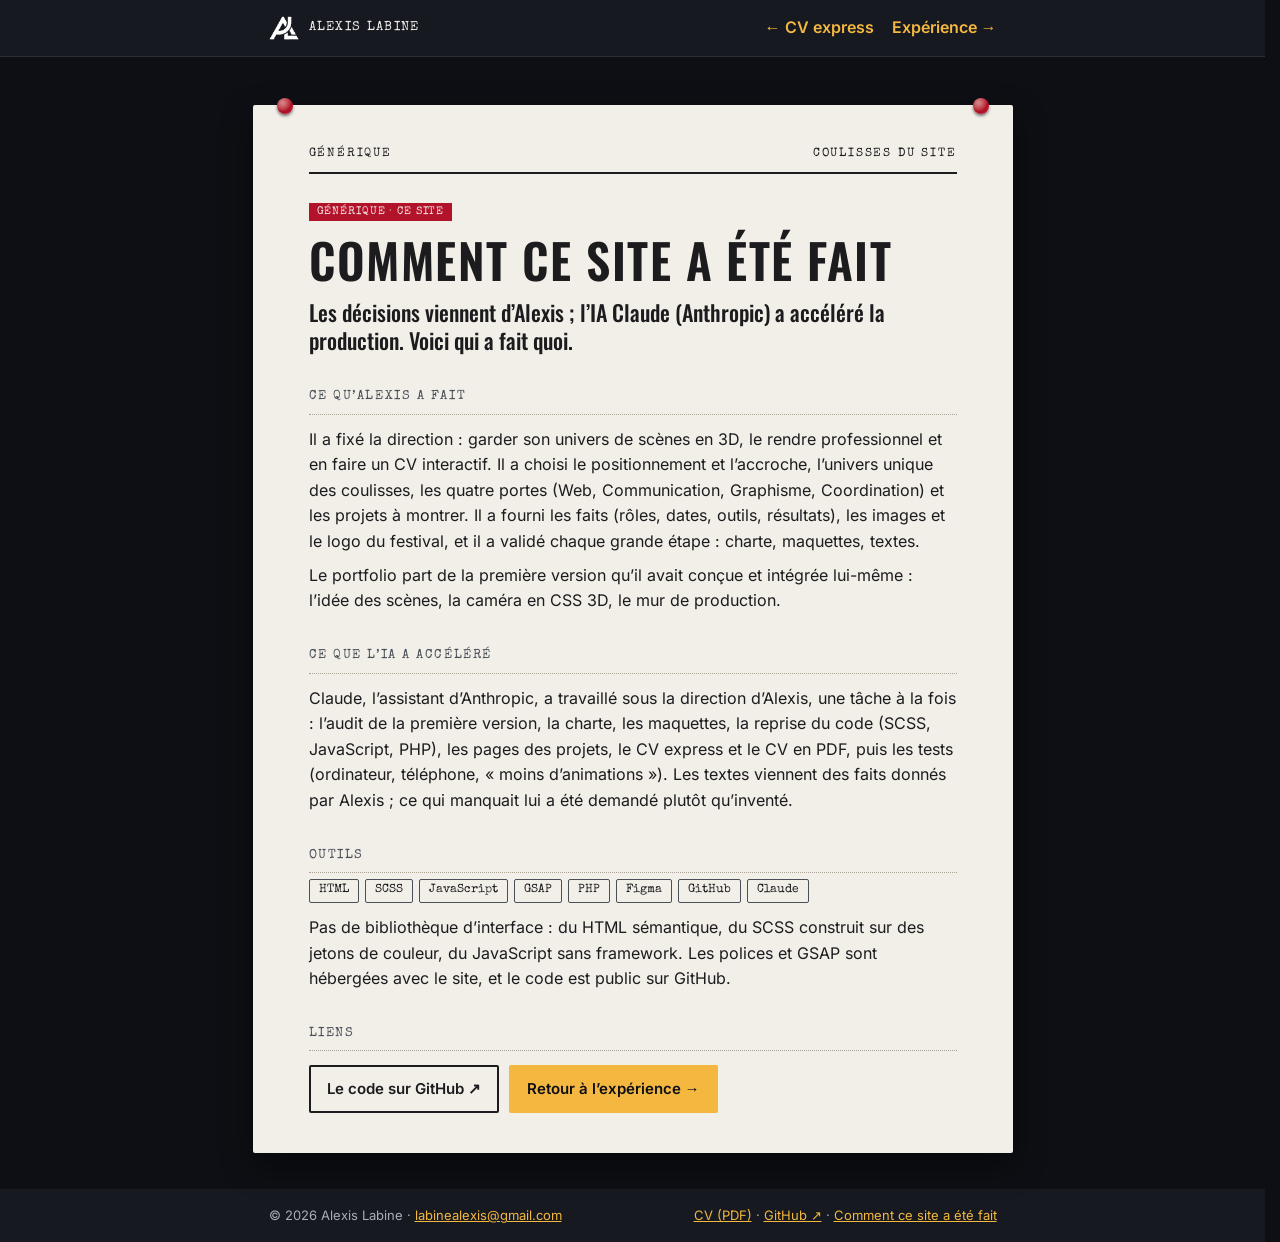
<file: comment-ce-site-a-ete-fait.html>
<!DOCTYPE html>
<html lang="fr-CA">
<head>
<meta charset="UTF-8">
<meta name="viewport" content="width=device-width, initial-scale=1.0, viewport-fit=cover">
<title>Comment ce site a été fait — Alexis Labine</title>
<meta name="description" content="Ce qu’Alexis a décidé et réalisé, ce que l’IA Claude a accéléré, et les outils utilisés pour ce portfolio.">
<meta name="theme-color" content="#161920">
<link rel="icon" href="favicon.ico" sizes="32x32">
<link rel="icon" type="image/png" href="assets/img/logo/favicon-32.png">
<link rel="apple-touch-icon" href="assets/img/logo/apple-touch-icon.png">
<link rel="canonical" href="https://portfolio.alexis-labine.techniquesmedia.com/comment-ce-site-a-ete-fait.html">
<meta property="og:url" content="https://portfolio.alexis-labine.techniquesmedia.com/comment-ce-site-a-ete-fait.html">
<meta property="og:type" content="website">
<meta property="og:locale" content="fr_CA">
<meta property="og:site_name" content="Alexis Labine">
<meta property="og:title" content="Comment ce site a été fait — Alexis Labine">
<meta property="og:description" content="Ce qu’Alexis a décidé et réalisé, ce que l’IA Claude a accéléré, et les outils utilisés pour ce portfolio.">
<meta property="og:image" content="https://portfolio.alexis-labine.techniquesmedia.com/assets/img/partage.png">
<meta property="og:image:width" content="1200">
<meta property="og:image:height" content="630">
<meta property="og:image:alt" content="Alexis Labine, intégrateur multimédia · communication numérique">
<meta name="twitter:card" content="summary_large_image">
<meta name="twitter:title" content="Comment ce site a été fait — Alexis Labine">
<meta name="twitter:description" content="Ce qu’Alexis a décidé et réalisé, ce que l’IA Claude a accéléré, et les outils utilisés pour ce portfolio.">
<meta name="twitter:image" content="https://portfolio.alexis-labine.techniquesmedia.com/assets/img/partage.png">

<!-- Polices de la charte (02, section 3) : encore sur Google Fonts jusqu'à la tâche 3.3. -->
<link rel="preload" href="assets/fonts/oswald-latin-wght.woff2" as="font" type="font/woff2" crossorigin>
<link rel="preload" href="assets/fonts/inter-latin-wght.woff2" as="font" type="font/woff2" crossorigin>

<!-- projet.css est COMPILÉ à partir de assets/scss/projet.scss (ne pas modifier à la main).
     Page sans JavaScript : elle marche seule, par son adresse (une URL par projet),
     et fiche-projet.js (tâche 4.6) en reprend l'<article> pour la modale. -->
<link rel="stylesheet" href="assets/css/projet.css">
</head>

<body class="page-projet">
<a class="lien-evitement" href="#contenu">Aller au contenu</a>

<header class="barre">
  <div class="barre__interieur">
    <p class="barre__marque">
      <img src="assets/img/logo/logo-ligne-du-temps.png" width="30" height="24" alt="">
      <span>Alexis Labine</span>
    </p>
    <nav class="barre__liens" aria-label="Navigation">
      <a class="barre__lien" href="cv-express.html#realisations">←&nbsp;CV express</a>
      <a class="barre__lien" href="index.html#a-propos">Expérience&nbsp;→</a>
    </nav>
  </div>
</header>

<main id="contenu">
  <div class="feuille">
    <span class="punaise punaise--gauche" aria-hidden="true"></span>
    <span class="punaise punaise--droite" aria-hidden="true"></span>
    <p class="feuille__entete">
      <span>Générique</span>
      <span>Coulisses du site</span>
    </p>

    <article class="fiche" aria-labelledby="titre">
      <header class="fiche__entete">
        <p class="ruban">Générique · Ce site</p>
        <h1 class="fiche__titre" id="titre">Comment ce site a été fait</h1>
        <p class="fiche__ligne">Les décisions viennent d’Alexis ; l’IA Claude (Anthropic) a accéléré la production. Voici qui a fait quoi.</p>
      </header>

      <section class="fiche__rubrique" aria-labelledby="alexis">
        <h2 class="fiche__rubrique-titre" id="alexis">Ce qu’Alexis a fait</h2>
        <p class="fiche__texte">Il a fixé la direction : garder son univers de scènes en 3D, le rendre professionnel et en faire un CV interactif. Il a choisi le positionnement et l’accroche, l’univers unique des coulisses, les quatre portes (Web, Communication, Graphisme, Coordination) et les projets à montrer. Il a fourni les faits (rôles, dates, outils, résultats), les images et le logo du festival, et il a validé chaque grande étape : charte, maquettes, textes.</p>
        <p class="fiche__texte">Le portfolio part de la première version qu’il avait conçue et intégrée lui-même : l’idée des scènes, la caméra en CSS 3D, le mur de production.</p>
      </section>

      <section class="fiche__rubrique" aria-labelledby="ia">
        <h2 class="fiche__rubrique-titre" id="ia">Ce que l’IA a accéléré</h2>
        <p class="fiche__texte">Claude, l’assistant d’Anthropic, a travaillé sous la direction d’Alexis, une tâche à la fois : l’audit de la première version, la charte, les maquettes, la reprise du code (SCSS, JavaScript, PHP), les pages des projets, le CV express et le CV en PDF, puis les tests (ordinateur, téléphone, « moins d’animations »). Les textes viennent des faits donnés par Alexis ; ce qui manquait lui a été demandé plutôt qu’inventé.</p>
      </section>

      <section class="fiche__rubrique" aria-labelledby="outils">
        <h2 class="fiche__rubrique-titre" id="outils">Outils</h2>
        <ul class="pastilles"><li>HTML</li><li>SCSS</li><li>JavaScript</li><li>GSAP</li><li>PHP</li><li>Figma</li><li>GitHub</li><li>Claude</li></ul>
        <p class="fiche__texte">Pas de bibliothèque d’interface : du HTML sémantique, du SCSS construit sur des jetons de couleur, du JavaScript sans framework. Les polices et GSAP sont hébergées avec le site, et le code est public sur GitHub.</p>
      </section>

      <nav class="fiche__rubrique" aria-label="Liens">
        <h2 class="fiche__rubrique-titre">Liens</h2>
        <div class="fiche__liens">
          <a class="bouton bouton--secondaire" href="https://github.com/AlexisLabine/portfolio" target="_blank" rel="noopener">Le code sur GitHub&nbsp;↗</a>
          <a class="bouton bouton--ambre" href="index.html#a-propos">Retour à l’expérience&nbsp;→</a>
        </div>
      </nav>
    </article>
  </div>
</main>

<footer class="pied">
  <div class="pied__interieur">
    <p>© 2026 Alexis Labine · <a href="mailto:labinealexis@gmail.com">labinealexis@gmail.com</a></p>
    <p><a href="assets/Alexis_Labine_CV.pdf" download>CV (PDF)</a> · <a href="https://github.com/AlexisLabine">GitHub&nbsp;↗</a> · <a href="comment-ce-site-a-ete-fait.html">Comment ce site a été fait</a></p>
  </div>
</footer>
</body>
</html>
</file>
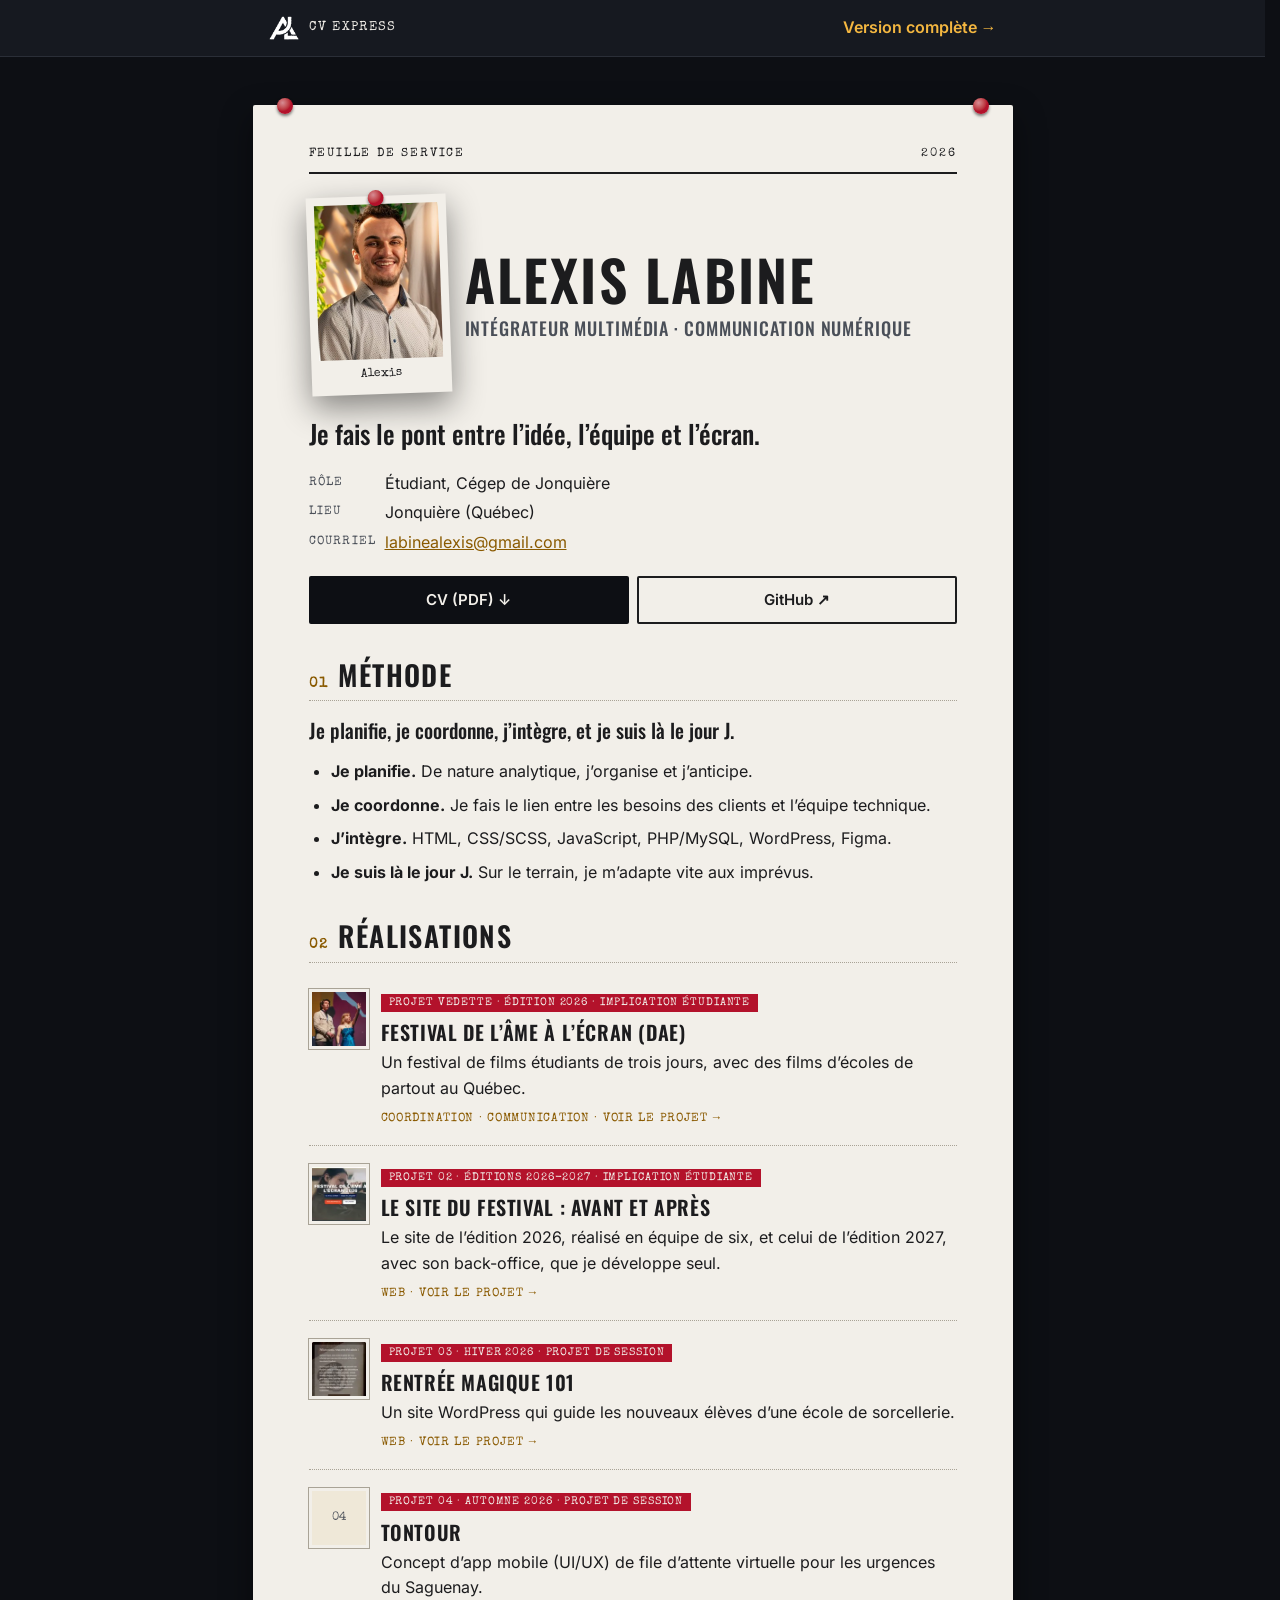
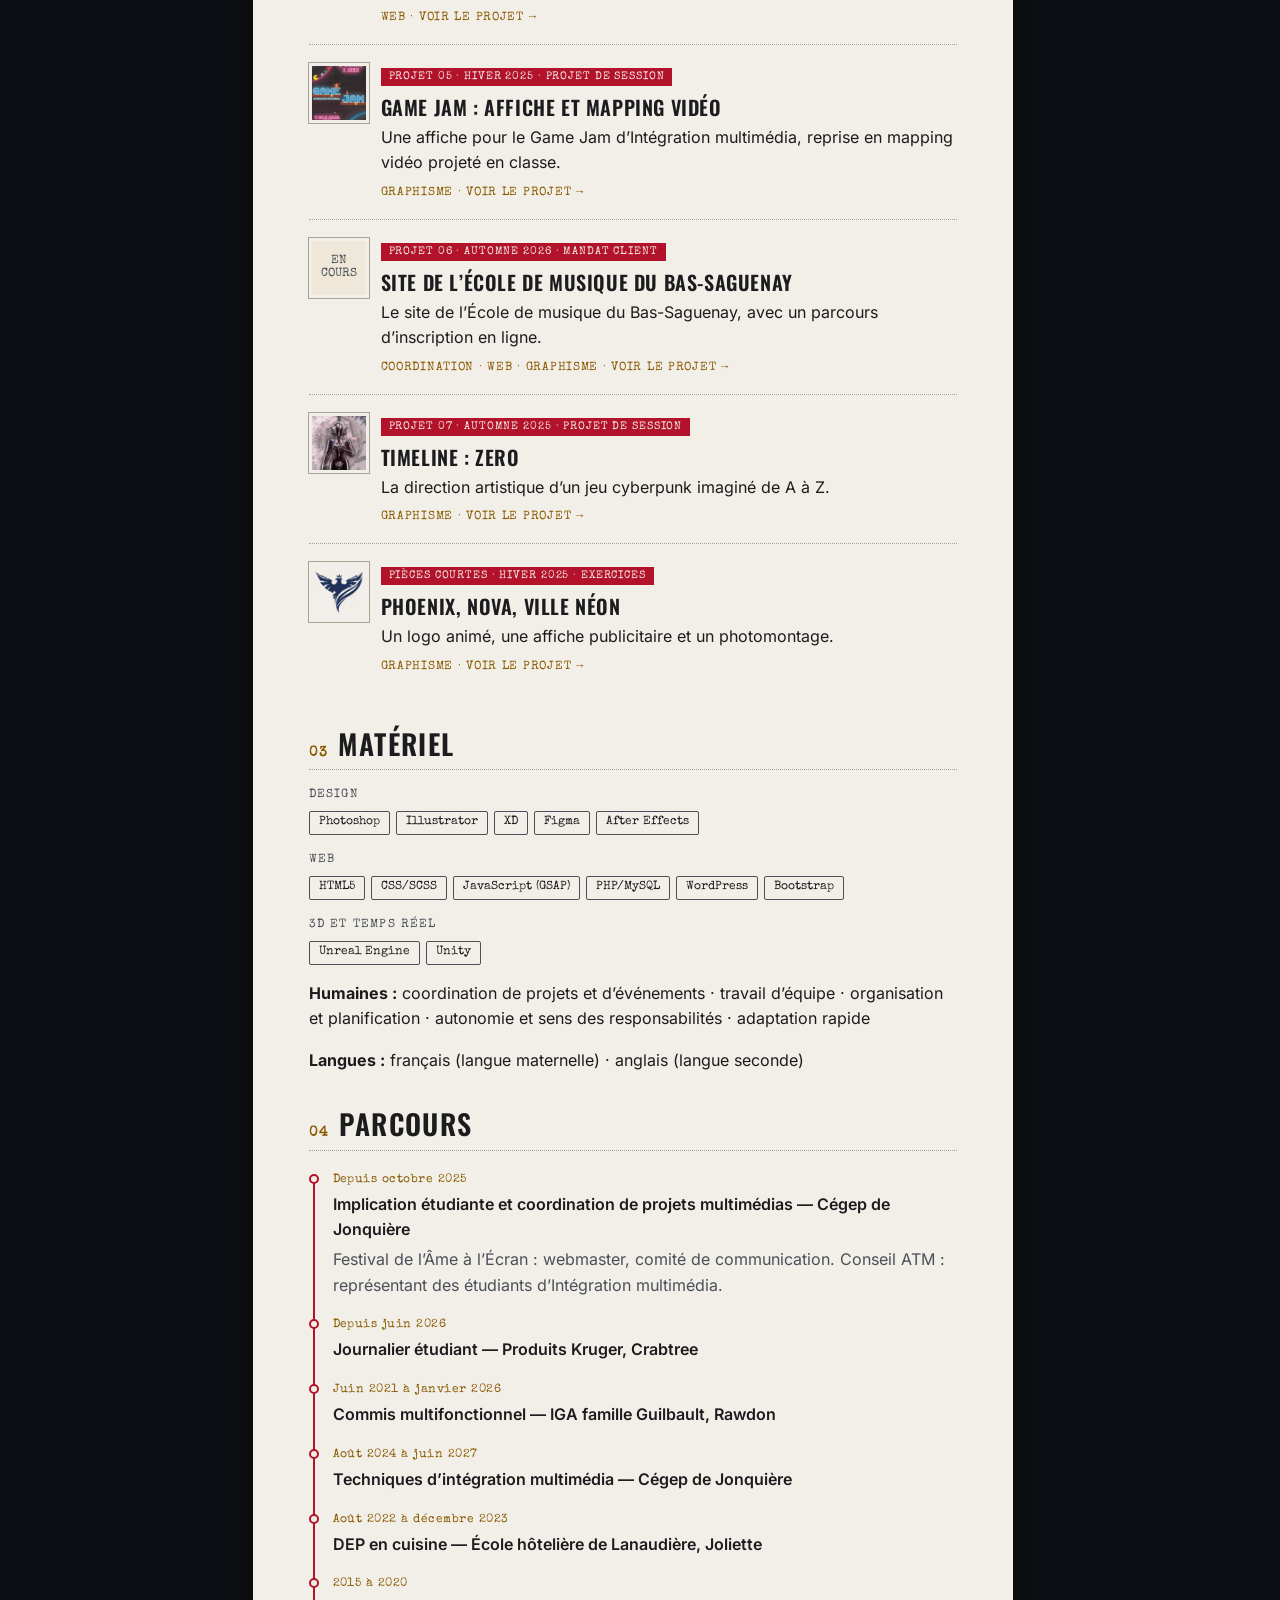
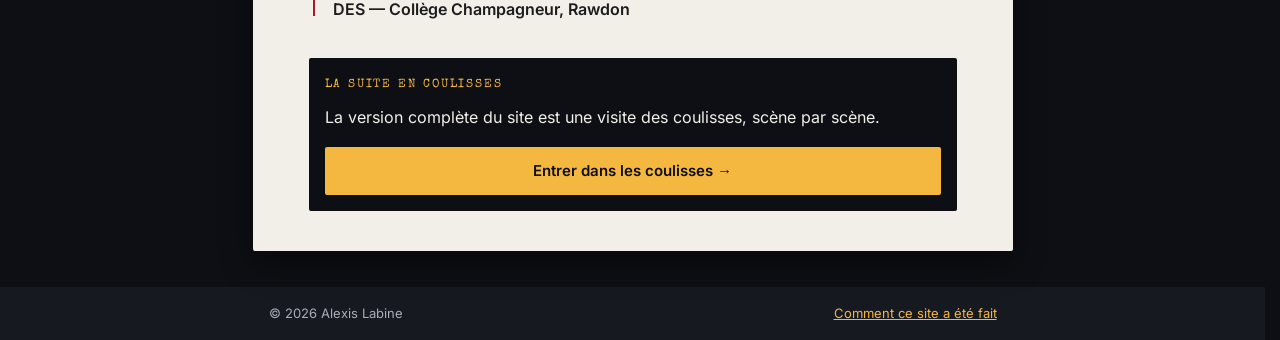
<file: cv-express.html>
<!DOCTYPE html>
<html lang="fr-CA">
<head>
<meta charset="UTF-8">
<meta name="viewport" content="width=device-width, initial-scale=1.0, viewport-fit=cover">
<title>CV express — Alexis Labine</title>
<meta name="description" content="Intégrateur multimédia · Communication numérique. Je fais le pont entre l’idée, l’équipe et l’écran. Réalisations en web, communication, graphisme et coordination.">
<meta name="theme-color" content="#161920">
<link rel="icon" href="favicon.ico" sizes="32x32">
<link rel="icon" type="image/png" href="assets/img/logo/favicon-32.png">
<link rel="apple-touch-icon" href="assets/img/logo/apple-touch-icon.png">
<link rel="canonical" href="https://portfolio.alexis-labine.techniquesmedia.com/cv-express.html">
<meta property="og:url" content="https://portfolio.alexis-labine.techniquesmedia.com/cv-express.html">
<meta property="og:type" content="website">
<meta property="og:locale" content="fr_CA">
<meta property="og:site_name" content="Alexis Labine">
<meta property="og:title" content="CV express — Alexis Labine">
<meta property="og:description" content="Intégrateur multimédia · Communication numérique. Je fais le pont entre l’idée, l’équipe et l’écran. Réalisations en web, communication, graphisme et coordination.">
<meta property="og:image" content="https://portfolio.alexis-labine.techniquesmedia.com/assets/img/partage.png">
<meta property="og:image:width" content="1200">
<meta property="og:image:height" content="630">
<meta property="og:image:alt" content="Alexis Labine, intégrateur multimédia · communication numérique">
<meta name="twitter:card" content="summary_large_image">
<meta name="twitter:title" content="CV express — Alexis Labine">
<meta name="twitter:description" content="Intégrateur multimédia · Communication numérique. Je fais le pont entre l’idée, l’équipe et l’écran. Réalisations en web, communication, graphisme et coordination.">
<meta name="twitter:image" content="https://portfolio.alexis-labine.techniquesmedia.com/assets/img/partage.png">

<!-- Polices de la charte (02, section 3) : Oswald = titres, Inter = texte,
     Special Elite = étiquettes. Encore sur Google Fonts : l'hébergement
     local en WOFF2 est la tâche 3.3. -->
<link rel="preload" href="assets/fonts/oswald-latin-wght.woff2" as="font" type="font/woff2" crossorigin>
<link rel="preload" href="assets/fonts/inter-latin-wght.woff2" as="font" type="font/woff2" crossorigin>

<!-- cv-express.css est COMPILÉ à partir de assets/scss/cv-express.scss (ne pas modifier à la main).
     Page volontairement sans JavaScript et sans animation (02, section 9). -->
<link rel="stylesheet" href="assets/css/cv-express.css">
</head>

<body class="page-cv">
<a class="lien-evitement" href="#contenu">Aller au contenu</a>

<!-- ============================================================
     BARRE DU HAUT (collante) : nom de la page + retour à l'expérience
     ============================================================ -->
<header class="barre">
  <div class="barre__interieur">
    <p class="barre__marque">
      <img src="assets/img/logo/logo-ligne-du-temps.png" width="30" height="24" alt="">
      <span>CV express</span>
    </p>
    <a class="barre__lien" href="index.html">Version complète&nbsp;→</a>
  </div>
</header>

<main id="contenu">
  <!-- La « feuille de service » : une feuille de papier, deux punaises -->
  <article class="feuille">
    <span class="punaise punaise--gauche" aria-hidden="true"></span>
    <span class="punaise punaise--droite" aria-hidden="true"></span>

    <p class="feuille__entete">
      <span>Feuille de service</span>
      <span>2026</span>
    </p>

    <!-- IDENTITÉ : photo, nom, titre, accroche, coordonnées -->
    <section class="identite" aria-labelledby="nom">
      <div class="identite__haut">
        <figure class="polaroid">
          <span class="punaise punaise--petite" aria-hidden="true"></span>
          <img class="polaroid__image" src="assets/img/moi/alexis.jpg" width="352" height="440" alt="Portrait d’Alexis Labine">
          <figcaption class="polaroid__legende">Alexis</figcaption>
        </figure>
        <div class="identite__nom">
          <h1 class="identite__titre" id="nom">Alexis Labine</h1>
          <p class="identite__poste">Intégrateur multimédia · Communication numérique</p>
        </div>
      </div>

      <p class="identite__accroche">Je fais le pont entre l’idée, l’équipe et l’écran.</p>

      <dl class="coordonnees">
        <div class="coordonnees__ligne">
          <dt>Rôle</dt>
          <dd>Étudiant, Cégep de Jonquière</dd>
        </div>
        <div class="coordonnees__ligne">
          <dt>Lieu</dt>
          <dd>Jonquière (Québec)</dd>
        </div>
        <div class="coordonnees__ligne">
          <dt>Courriel</dt>
          <dd><a href="mailto:labinealexis@gmail.com">labinealexis@gmail.com</a></dd>
        </div>
      </dl>

      <p class="actions">
        <!-- Le PDF arrive à la tâche 5.3 (CV aux couleurs de la charte). -->
        <a class="bouton bouton--principal" href="assets/Alexis_Labine_CV.pdf" download>CV (PDF)&nbsp;↓</a>
        <a class="bouton bouton--secondaire" href="https://github.com/AlexisLabine">GitHub&nbsp;↗</a>
      </p>
    </section>

    <!-- 01 MÉTHODE -->
    <section class="rubrique" aria-labelledby="methode">
      <h2 class="rubrique__titre" id="methode"><span class="rubrique__numero" aria-hidden="true">01</span>Méthode</h2>
      <p class="rubrique__intro">Je planifie, je coordonne, j’intègre, et je suis là le jour&nbsp;J.</p>
      <ul class="methode">
        <li><strong>Je planifie.</strong> De nature analytique, j’organise et j’anticipe.</li>
        <li><strong>Je coordonne.</strong> Je fais le lien entre les besoins des clients et l’équipe technique.</li>
        <li><strong>J’intègre.</strong> HTML, CSS/SCSS, JavaScript, PHP/MySQL, WordPress, Figma.</li>
        <li><strong>Je suis là le jour J.</strong> Sur le terrain, je m’adapte vite aux imprévus.</li>
      </ul>
    </section>

    <!-- 02 RÉALISATIONS : une ligne par entrée du mur (03b). Chaque projet est
         un vrai lien vers sa page ; ces pages arrivent à la tâche 4.5. -->
    <section class="rubrique" aria-labelledby="realisations">
      <h2 class="rubrique__titre" id="realisations"><span class="rubrique__numero" aria-hidden="true">02</span>Réalisations</h2>
      <ol class="projets">

        <li class="projet">
          <img class="projet__vignette" src="assets/img/projets/mini/dae-evenement.webp" width="60" height="60" alt="" loading="lazy">
          <div class="projet__texte">
            <p class="ruban">Projet vedette · Édition 2026 · Implication étudiante</p>
            <h3 class="projet__titre"><a class="projet__lien" href="projets/festival-de-lame-a-lecran.html">Festival de l’Âme à l’Écran (DAE)</a></h3>
            <p class="projet__ligne">Un festival de films étudiants de trois jours, avec des films d’écoles de partout au Québec.</p>
            <p class="projet__pied">Coordination · Communication <span class="projet__voir" aria-hidden="true">· Voir le projet&nbsp;→</span></p>
          </div>
        </li>

        <li class="projet">
          <img class="projet__vignette" src="assets/img/projets/mini/dae-site.webp" width="60" height="60" alt="" loading="lazy">
          <div class="projet__texte">
            <p class="ruban">Projet 02 · Éditions 2026-2027 · Implication étudiante</p>
            <h3 class="projet__titre"><a class="projet__lien" href="projets/site-du-festival.html">Le site du festival&nbsp;: avant et après</a></h3>
            <p class="projet__ligne">Le site de l’édition 2026, réalisé en équipe de six, et celui de l’édition 2027, avec son back-office, que je développe seul.</p>
            <p class="projet__pied">Web <span class="projet__voir" aria-hidden="true">· Voir le projet&nbsp;→</span></p>
          </div>
        </li>

        <li class="projet">
          <img class="projet__vignette" src="assets/img/projets/mini/rm-site.webp" width="60" height="60" alt="" loading="lazy">
          <div class="projet__texte">
            <p class="ruban">Projet 03 · Hiver 2026 · Projet de session</p>
            <h3 class="projet__titre"><a class="projet__lien" href="projets/rentree-magique-101.html">Rentrée Magique 101</a></h3>
            <p class="projet__ligne">Un site WordPress qui guide les nouveaux élèves d’une école de sorcellerie.</p>
            <p class="projet__pied">Web <span class="projet__voir" aria-hidden="true">· Voir le projet&nbsp;→</span></p>
          </div>
        </li>

        <!-- TonTour : la capture est à exporter de Figma (tâche 4.5) ; en attendant,
             une carte numérotée tient la place, rien d'inventé. -->
        <li class="projet">
          <span class="projet__vignette projet__vignette--carte" aria-hidden="true">04</span>
          <div class="projet__texte">
            <p class="ruban">Projet 04 · Automne 2026 · Projet de session</p>
            <h3 class="projet__titre"><a class="projet__lien" href="projets/tontour.html">TonTour</a></h3>
            <p class="projet__ligne">Concept d’app mobile (UI/UX) de file d’attente virtuelle pour les urgences du Saguenay.</p>
            <p class="projet__pied">Web <span class="projet__voir" aria-hidden="true">· Voir le projet&nbsp;→</span></p>
          </div>
        </li>

        <li class="projet">
          <img class="projet__vignette" src="assets/img/projets/mini/gj-affiche.webp" width="60" height="60" alt="" loading="lazy">
          <div class="projet__texte">
            <p class="ruban">Projet 05 · Hiver 2025 · Projet de session</p>
            <h3 class="projet__titre"><a class="projet__lien" href="projets/game-jam.html">Game Jam&nbsp;: affiche et mapping vidéo</a></h3>
            <p class="projet__ligne">Une affiche pour le Game Jam d’Intégration multimédia, reprise en mapping vidéo projeté en classe.</p>
            <p class="projet__pied">Graphisme <span class="projet__voir" aria-hidden="true">· Voir le projet&nbsp;→</span></p>
          </div>
        </li>

        <!-- Mandat client en cours : aucune image du client avant son accord (06 de 03b). -->
        <li class="projet">
          <span class="projet__vignette projet__vignette--carte" aria-hidden="true">En cours</span>
          <div class="projet__texte">
            <p class="ruban">Projet 06 · Automne 2026 · Mandat client</p>
            <h3 class="projet__titre"><a class="projet__lien" href="projets/ecole-de-musique-du-bas-saguenay.html">Site de l’École de musique du Bas-Saguenay</a></h3>
            <p class="projet__ligne">Le site de l’École de musique du Bas-Saguenay, avec un parcours d’inscription en ligne.</p>
            <p class="projet__pied">Coordination · Web · Graphisme <span class="projet__voir" aria-hidden="true">· Voir le projet&nbsp;→</span></p>
          </div>
        </li>

        <li class="projet">
          <img class="projet__vignette" src="assets/img/projets/mini/tz-affiche.webp" width="60" height="60" alt="" loading="lazy">
          <div class="projet__texte">
            <p class="ruban">Projet 07 · Automne 2025 · Projet de session</p>
            <h3 class="projet__titre"><a class="projet__lien" href="projets/timeline-zero.html">Timeline&nbsp;: Zero</a></h3>
            <p class="projet__ligne">La direction artistique d’un jeu cyberpunk imaginé de A à Z.</p>
            <p class="projet__pied">Graphisme <span class="projet__voir" aria-hidden="true">· Voir le projet&nbsp;→</span></p>
          </div>
        </li>

        <li class="projet">
          <img class="projet__vignette" src="assets/img/projets/mini/phoenix-logo.webp" width="60" height="60" alt="" loading="lazy">
          <div class="projet__texte">
            <p class="ruban">Pièces courtes · Hiver 2025 · Exercices</p>
            <h3 class="projet__titre"><a class="projet__lien" href="projets/pieces-courtes.html">Phoenix, NOVA, Ville néon</a></h3>
            <p class="projet__ligne">Un logo animé, une affiche publicitaire et un photomontage.</p>
            <p class="projet__pied">Graphisme <span class="projet__voir" aria-hidden="true">· Voir le projet&nbsp;→</span></p>
          </div>
        </li>

      </ol>
    </section>

    <!-- 03 MATÉRIEL -->
    <section class="rubrique" aria-labelledby="materiel">
      <h2 class="rubrique__titre" id="materiel"><span class="rubrique__numero" aria-hidden="true">03</span>Matériel</h2>

      <div class="materiel__groupe">
        <h3 class="materiel__nom">Design</h3>
        <ul class="pastilles">
          <li>Photoshop</li><li>Illustrator</li><li>XD</li><li>Figma</li><li>After Effects</li>
        </ul>
      </div>
      <div class="materiel__groupe">
        <h3 class="materiel__nom">Web</h3>
        <ul class="pastilles">
          <li>HTML5</li><li>CSS/SCSS</li><li>JavaScript (GSAP)</li><li>PHP/MySQL</li><li>WordPress</li><li>Bootstrap</li>
        </ul>
      </div>
      <div class="materiel__groupe">
        <h3 class="materiel__nom">3D et temps réel</h3>
        <ul class="pastilles">
          <li>Unreal Engine</li><li>Unity</li>
        </ul>
      </div>

      <p class="materiel__texte"><strong>Humaines&nbsp;:</strong> coordination de projets et d’événements · travail d’équipe · organisation et planification · autonomie et sens des responsabilités · adaptation rapide</p>
      <p class="materiel__texte"><strong>Langues&nbsp;:</strong> français (langue maternelle) · anglais (langue seconde)</p>
    </section>

    <!-- 04 PARCOURS : le fil rouge relie les étapes -->
    <section class="rubrique" aria-labelledby="parcours">
      <h2 class="rubrique__titre" id="parcours"><span class="rubrique__numero" aria-hidden="true">04</span>Parcours</h2>
      <ol class="parcours">
        <li class="parcours__etape">
          <p class="parcours__date">Depuis octobre 2025</p>
          <p class="parcours__titre">Implication étudiante et coordination de projets multimédias — Cégep de Jonquière</p>
          <p class="parcours__detail">Festival de l’Âme à l’Écran&nbsp;: webmaster, comité de communication. Conseil ATM&nbsp;: représentant des étudiants d’Intégration multimédia.</p>
        </li>
        <li class="parcours__etape">
          <p class="parcours__date">Depuis juin 2026</p>
          <p class="parcours__titre">Journalier étudiant — Produits Kruger, Crabtree</p>
        </li>
        <li class="parcours__etape">
          <p class="parcours__date">Juin 2021 à janvier 2026</p>
          <p class="parcours__titre">Commis multifonctionnel — IGA famille Guilbault, Rawdon</p>
        </li>
        <li class="parcours__etape">
          <p class="parcours__date">Août 2024 à juin 2027</p>
          <p class="parcours__titre">Techniques d’intégration multimédia — Cégep de Jonquière</p>
        </li>
        <li class="parcours__etape">
          <p class="parcours__date">Août 2022 à décembre 2023</p>
          <p class="parcours__titre">DEP en cuisine — École hôtelière de Lanaudière, Joliette</p>
        </li>
        <li class="parcours__etape">
          <p class="parcours__date">2015 à 2020</p>
          <p class="parcours__titre">DES — Collège Champagneur, Rawdon</p>
        </li>
      </ol>
    </section>

    <!-- LA SUITE EN COULISSES -->
    <aside class="encart" aria-labelledby="suite">
      <h2 class="encart__chapitre" id="suite">La suite en coulisses</h2>
      <p class="encart__texte">La version complète du site est une visite des coulisses, scène par scène.</p>
      <a class="bouton bouton--ambre" href="index.html">Entrer dans les coulisses&nbsp;→</a>
    </aside>
  </article>
</main>

<footer class="pied">
  <div class="pied__interieur">
    <p>© 2026 Alexis Labine</p>
    <p><a href="comment-ce-site-a-ete-fait.html">Comment ce site a été fait</a></p>
  </div>
</footer>
</body>
</html>
</file>
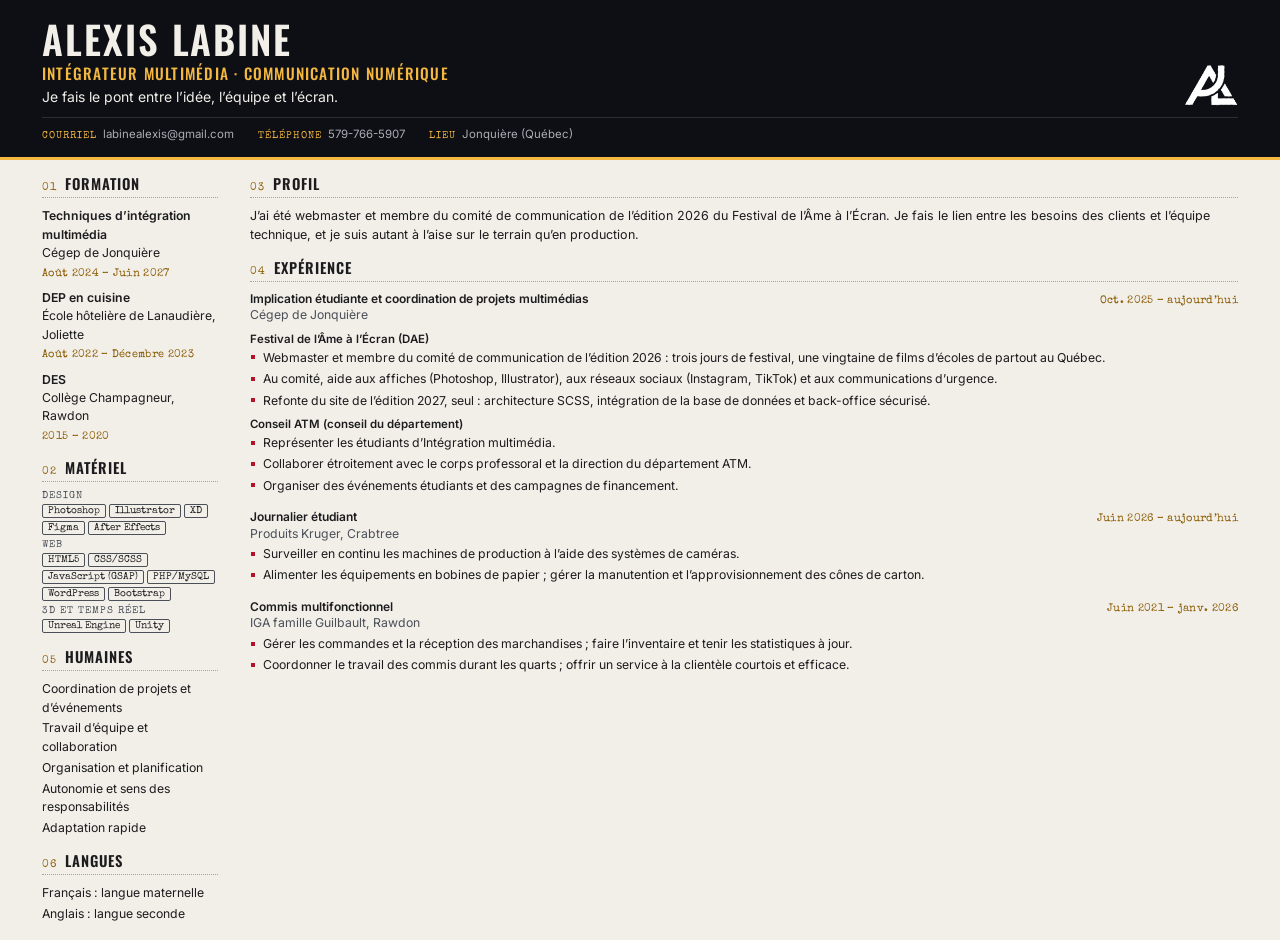
<file: cv-source/cv.html>
<!DOCTYPE html>
<html lang="fr-CA">
<head>
<meta charset="UTF-8">
<title>CV — Alexis Labine</title>
<!-- SOURCE DU CV PDF (tâche 5.3). Le PDF se régénère avec cv-source/fabriquer.py.
     Couleurs et polices : charte 02 v1. Aucune adresse civique (décision du 2026-10-19). -->
<style>
@font-face { font-family: "Oswald"; font-weight: 500; src: url("polices/oswald-latin-500-normal.woff2"); }
@font-face { font-family: "Oswald"; font-weight: 600; src: url("polices/oswald-latin-600-normal.woff2"); }
@font-face { font-family: "Inter"; font-weight: 400; src: url("polices/inter-latin-400-normal.woff2"); }
@font-face { font-family: "Inter"; font-weight: 600; src: url("polices/inter-latin-600-normal.woff2"); }
@font-face { font-family: "Special Elite"; font-weight: 400; src: url("polices/special-elite-latin-400-normal.woff2"); }

:root {
  --fond: #0D0F14; --fond-eleve: #161920; --texte: #F2EFE9; --texte-doux: #A9ADB5;
  --papier: #F2EFE9; --encre: #1C1C1E; --encre-douce: #4A4F58; --pointille: #A9A396;
  --accent: #F4B740; --accent-papier: #8A5A00; --signature: #B3122B;
}
@page { size: Letter; margin: 0; }
* { box-sizing: border-box; }
html { -webkit-print-color-adjust: exact; print-color-adjust: exact; }
body { margin: 0; background: var(--papier); color: var(--encre); font: 400 9.2pt/1.5 "Inter", sans-serif; }
a { color: inherit; text-decoration: none; }
h1, h2, h3, p, ul { margin: 0; }
ul { padding: 0; list-style: none; }

/* En-tête sombre */
.entete { background: var(--fond); color: var(--texte); padding: 20px 42px 14px; border-bottom: 3px solid var(--accent); }
.entete__haut { display: flex; justify-content: space-between; align-items: flex-end; gap: 24px; }
.entete h1 { font: 600 29pt/1 "Oswald", sans-serif; letter-spacing: .05em; text-transform: uppercase; }
.entete__poste { margin-top: 5px; font: 500 11.5pt/1.2 "Oswald", sans-serif; letter-spacing: .08em; text-transform: uppercase; color: var(--accent); }
.entete__accroche { margin-top: 6px; font: 400 10.5pt/1.3 "Inter", sans-serif; color: var(--texte); }
.entete img { width: 54px; height: auto; }
.contact { display: flex; flex-wrap: wrap; gap: 4px 24px; margin-top: 11px; padding-top: 8px; border-top: 1px solid #2A2E37; font-size: 8.6pt; color: var(--texte-doux); }
.contact strong { font: 400 7.4pt "Special Elite", monospace; letter-spacing: .1em; text-transform: uppercase; color: var(--accent); margin-right: 6px; }

/* Deux colonnes */
.page { display: grid; grid-template-columns: 176px 1fr; gap: 0 32px; padding: 16px 42px 0; }
h2 { display: flex; align-items: baseline; gap: 8px; padding-bottom: 4px; margin-bottom: 9px; border-bottom: 1px dotted var(--pointille); font: 600 11pt/1.1 "Oswald", sans-serif; letter-spacing: .07em; text-transform: uppercase; }
h2 span { font: 400 8pt "Special Elite", monospace; letter-spacing: .1em; color: var(--accent-papier); }
section { margin-bottom: 16px; break-inside: avoid; }
.date { white-space: nowrap; font: 400 8pt "Special Elite", monospace; color: var(--accent-papier); letter-spacing: .03em; }
.petit { color: var(--encre-douce); }

/* Page 2 : bandeau court + même grille */
.bandeau { break-before: page; }
.bandeau { background: var(--fond); color: var(--texte); padding: 16px 46px; margin-bottom: 26px; border-bottom: 3px solid var(--accent); display: flex; justify-content: space-between; align-items: baseline; }
.bandeau strong { font: 600 15pt "Oswald", sans-serif; letter-spacing: .05em; text-transform: uppercase; }
.bandeau span { font: 500 9pt "Oswald", sans-serif; letter-spacing: .08em; text-transform: uppercase; color: var(--accent); }

/* Colonne de gauche */
.cote section > p, .cote li { margin-bottom: 2.5px; }
.cote h3 { margin: 5px 0 3px; font: 400 7.6pt "Special Elite", monospace; letter-spacing: .1em; text-transform: uppercase; color: var(--encre-douce); }
.cote .diplome { margin-bottom: 8px; }
.cote .diplome strong { display: block; font-weight: 600; }
.pastilles { display: flex; flex-wrap: wrap; gap: 3px; }
.pastilles li { margin: 0; padding: 1px 5px; border: 1px solid var(--encre-douce); border-radius: 2px; font: 400 7.8pt "Special Elite", monospace; }

/* Colonne de droite */
.profil { font-size: 9.4pt; line-height: 1.45; }
.poste { margin-bottom: 14px; break-inside: avoid; }
.poste__tete { display: flex; justify-content: space-between; align-items: baseline; gap: 12px; }
.poste h3 { font-weight: 600; font-size: 9pt; line-height: 1.3; }
.poste__lieu { color: var(--encre-douce); margin-bottom: 2px; }
.poste li { position: relative; padding-left: 13px; margin-bottom: 3px; }
.poste li::before { content: ""; position: absolute; left: 1px; top: .55em; width: 4px; height: 4px; background: var(--signature); }
.sous { margin: 7px 0 3px; font: 600 8.6pt "Inter", sans-serif; }

.projets li { margin-bottom: 8px; break-inside: avoid; }
.projets strong { font-weight: 600; }
.ruban { display: inline-block; margin-left: 6px; padding: 0 5px; background: var(--signature); color: var(--texte); font: 400 6.8pt/1.5 "Special Elite", monospace; letter-spacing: .06em; text-transform: uppercase; vertical-align: 1px; }
</style>
</head>
<body>

<header class="entete">
  <div class="entete__haut">
    <div>
      <h1>Alexis Labine</h1>
      <p class="entete__poste">Intégrateur multimédia · Communication numérique</p>
      <p class="entete__accroche">Je fais le pont entre l’idée, l’équipe et l’écran.</p>
    </div>
    <img src="../assets/img/logo/logo-ligne-du-temps.png" alt="">
  </div>
  <p class="contact">
    <span><strong>Courriel</strong>labinealexis@gmail.com</span>
    <span><strong>Téléphone</strong>579-766-5907</span>
    <span><strong>Lieu</strong>Jonquière (Québec)</span>
  </p>
</header>

<div class="page">

  <!-- ============ COLONNE DE GAUCHE ============ -->
  <aside class="cote">
    <section>
      <h2><span>01</span>Formation</h2>
      <p class="diplome"><strong>Techniques d’intégration multimédia</strong>Cégep de Jonquière<br><span class="date">Août 2024 – Juin 2027</span></p>
      <p class="diplome"><strong>DEP en cuisine</strong>École hôtelière de Lanaudière, Joliette<br><span class="date">Août 2022 – Décembre 2023</span></p>
      <p class="diplome"><strong>DES</strong>Collège Champagneur, Rawdon<br><span class="date">2015 – 2020</span></p>
    </section>

    <section>
      <h2><span>02</span>Matériel</h2>
      <h3>Design</h3>
      <ul class="pastilles"><li>Photoshop</li><li>Illustrator</li><li>XD</li><li>Figma</li><li>After Effects</li></ul>
      <h3>Web</h3>
      <ul class="pastilles"><li>HTML5</li><li>CSS/SCSS</li><li>JavaScript (GSAP)</li><li>PHP/MySQL</li><li>WordPress</li><li>Bootstrap</li></ul>
      <h3>3D et temps réel</h3>
      <ul class="pastilles"><li>Unreal Engine</li><li>Unity</li></ul>
    </section>


    <section>
      <h2><span>05</span>Humaines</h2>
      <ul>
        <li>Coordination de projets et d’événements</li>
        <li>Travail d’équipe et collaboration</li>
        <li>Organisation et planification</li>
        <li>Autonomie et sens des responsabilités</li>
        <li>Adaptation rapide</li>
      </ul>
    </section>

    <section>
      <h2><span>06</span>Langues</h2>
      <ul>
        <li>Français : langue maternelle</li>
        <li>Anglais : langue seconde</li>
      </ul>
    </section>
    </section>
  </aside>

  <!-- ============ COLONNE DE DROITE ============ -->
  <main>
    <section>
      <h2><span>03</span>Profil</h2>
      <p class="profil">J’ai été webmaster et membre du comité de communication de l’édition 2026 du Festival de l’Âme à l’Écran. Je fais le lien entre les besoins des clients et l’équipe technique, et je suis autant à l’aise sur le terrain qu’en production.</p>
    </section>

    <section>
      <h2><span>04</span>Expérience</h2>

      <div class="poste">
        <div class="poste__tete"><h3>Implication étudiante et coordination de projets multimédias</h3><span class="date">Oct. 2025 – aujourd’hui</span></div>
        <p class="poste__lieu">Cégep de Jonquière</p>
        <p class="sous">Festival de l’Âme à l’Écran (DAE)</p>
        <ul>
          <li>Webmaster et membre du comité de communication de l’édition 2026 : trois jours de festival, une vingtaine de films d’écoles de partout au Québec.</li>
          <li>Au comité, aide aux affiches (Photoshop, Illustrator), aux réseaux sociaux (Instagram, TikTok) et aux communications d’urgence.</li>
          <li>Refonte du site de l’édition 2027, seul : architecture SCSS, intégration de la base de données et back-office sécurisé.</li>
        </ul>
        <p class="sous">Conseil ATM (conseil du département)</p>
        <ul>
          <li>Représenter les étudiants d’Intégration multimédia.</li>
          <li>Collaborer étroitement avec le corps professoral et la direction du département ATM.</li>
          <li>Organiser des événements étudiants et des campagnes de financement.</li>
        </ul>
      </div>

    <section>
      <div class="poste">
        <div class="poste__tete"><h3>Journalier étudiant</h3><span class="date">Juin 2026 – aujourd’hui</span></div>
        <p class="poste__lieu">Produits Kruger, Crabtree</p>
        <ul>
          <li>Surveiller en continu les machines de production à l’aide des systèmes de caméras.</li>
          <li>Alimenter les équipements en bobines de papier ; gérer la manutention et l’approvisionnement des cônes de carton.</li>
        </ul>
      </div>

      <div class="poste">
        <div class="poste__tete"><h3>Commis multifonctionnel</h3><span class="date">Juin 2021 – janv. 2026</span></div>
        <p class="poste__lieu">IGA famille Guilbault, Rawdon</p>
        <ul>
          <li>Gérer les commandes et la réception des marchandises ; faire l’inventaire et tenir les statistiques à jour.</li>
          <li>Coordonner le travail des commis durant les quarts ; offrir un service à la clientèle courtois et efficace.</li>
        </ul>
      </div>
    </section>
  </main>
</div>

</body>
</html>
</file>
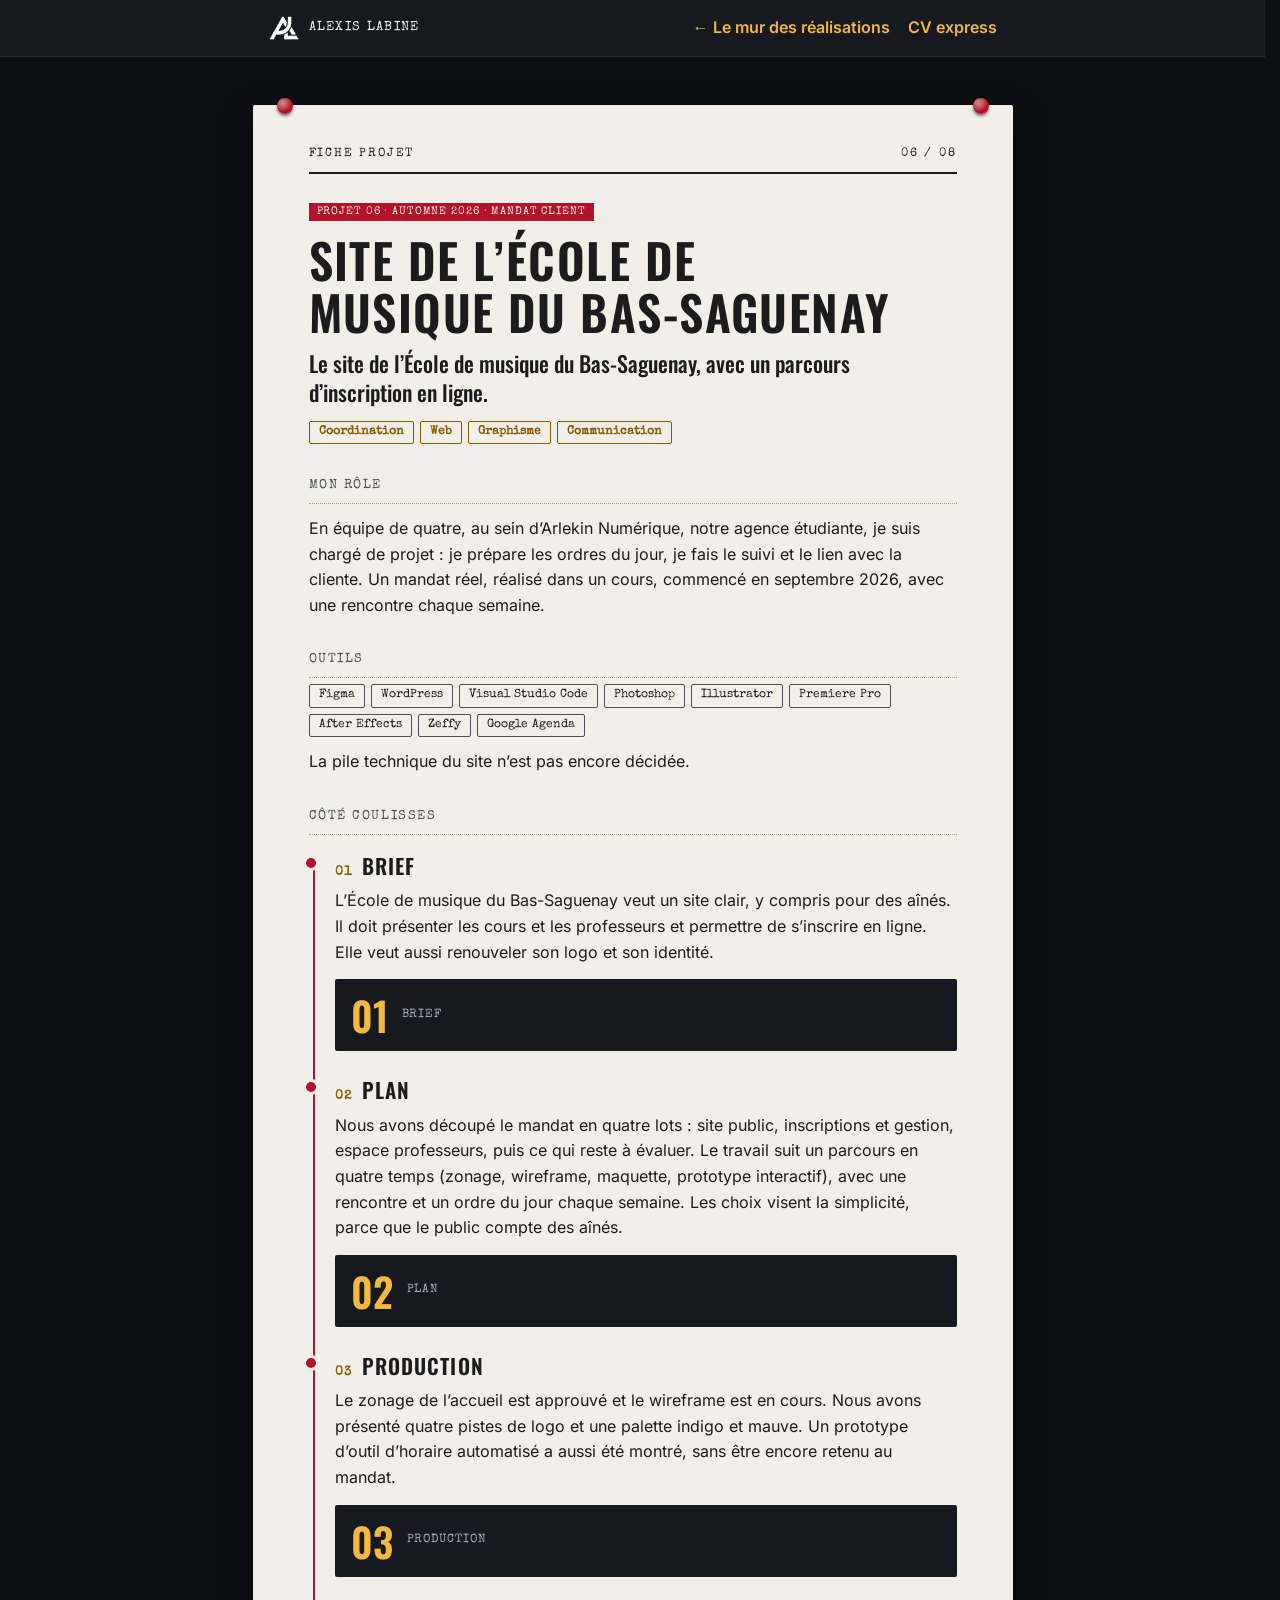
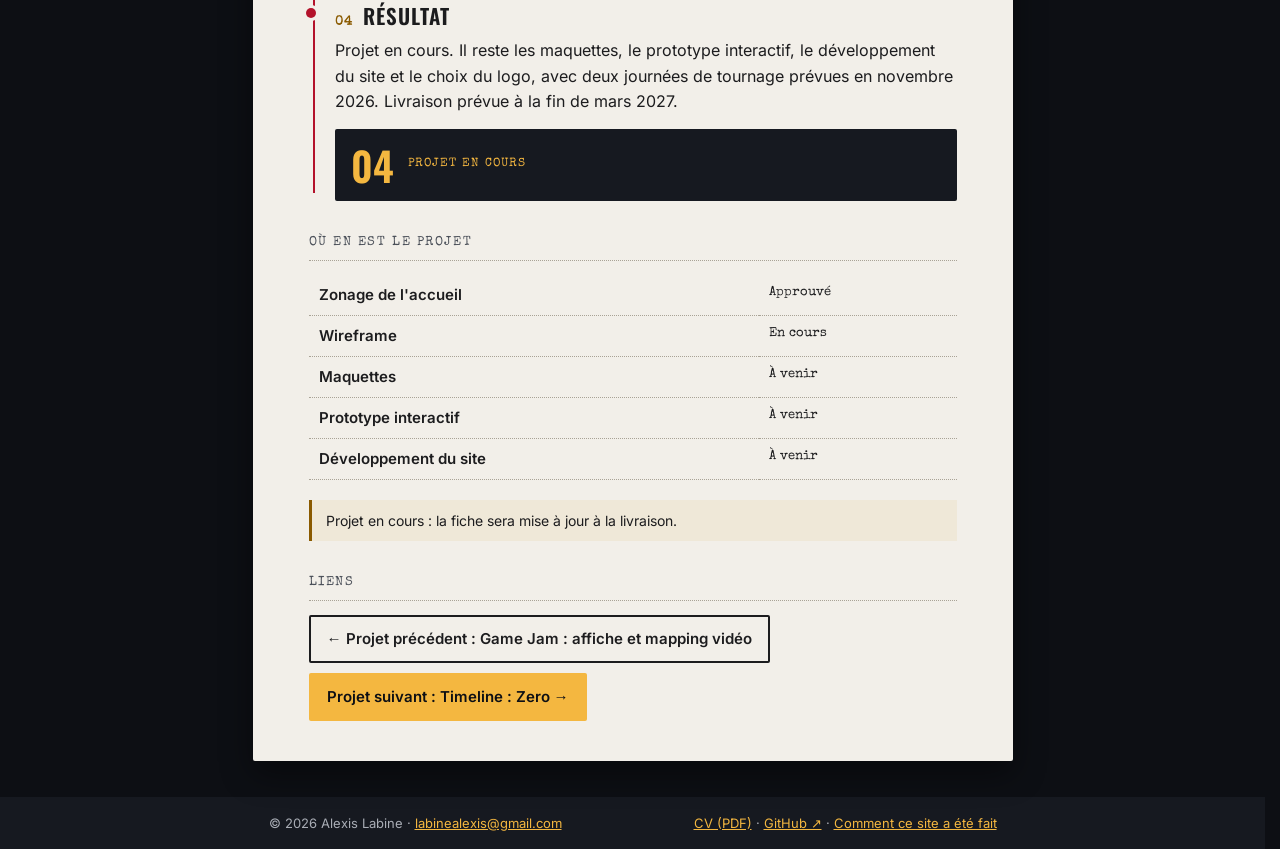
<file: projets/ecole-de-musique-du-bas-saguenay.html>
<!DOCTYPE html>
<html lang="fr-CA">
<head>
<meta charset="UTF-8">
<meta name="viewport" content="width=device-width, initial-scale=1.0, viewport-fit=cover">
<title>Site de l’École de musique du Bas-Saguenay — Alexis Labine</title>
<meta name="description" content="Le site de l’École de musique du Bas-Saguenay, avec un parcours d’inscription en ligne.">
<meta name="theme-color" content="#161920">
<link rel="icon" href="../favicon.ico" sizes="32x32">
<link rel="icon" type="image/png" href="../assets/img/logo/favicon-32.png">
<link rel="apple-touch-icon" href="../assets/img/logo/apple-touch-icon.png">
<link rel="canonical" href="https://portfolio.alexis-labine.techniquesmedia.com/projets/ecole-de-musique-du-bas-saguenay.html">
<meta property="og:url" content="https://portfolio.alexis-labine.techniquesmedia.com/projets/ecole-de-musique-du-bas-saguenay.html">
<meta property="og:type" content="website">
<meta property="og:locale" content="fr_CA">
<meta property="og:site_name" content="Alexis Labine">
<meta property="og:title" content="Site de l’École de musique du Bas-Saguenay — Alexis Labine">
<meta property="og:description" content="Le site de l’École de musique du Bas-Saguenay, avec un parcours d’inscription en ligne.">
<meta property="og:image" content="https://portfolio.alexis-labine.techniquesmedia.com/assets/img/partage.png">
<meta property="og:image:width" content="1200">
<meta property="og:image:height" content="630">
<meta property="og:image:alt" content="Alexis Labine, intégrateur multimédia · communication numérique">
<meta name="twitter:card" content="summary_large_image">
<meta name="twitter:title" content="Site de l’École de musique du Bas-Saguenay — Alexis Labine">
<meta name="twitter:description" content="Le site de l’École de musique du Bas-Saguenay, avec un parcours d’inscription en ligne.">
<meta name="twitter:image" content="https://portfolio.alexis-labine.techniquesmedia.com/assets/img/partage.png">

<!-- Polices de la charte (02, section 3) : encore sur Google Fonts jusqu'à la tâche 3.3. -->
<link rel="preload" href="../assets/fonts/oswald-latin-wght.woff2" as="font" type="font/woff2" crossorigin>
<link rel="preload" href="../assets/fonts/inter-latin-wght.woff2" as="font" type="font/woff2" crossorigin>

<!-- projet.css est COMPILÉ à partir de assets/scss/projet.scss (ne pas modifier à la main).
     Page sans JavaScript : elle marche seule, par son adresse (une URL par projet),
     et fiche-projet.js (tâche 4.6) en reprend l'<article> pour la modale. -->
<link rel="stylesheet" href="../assets/css/projet.css">
</head>

<body class="page-projet">
<a class="lien-evitement" href="#contenu">Aller au contenu</a>

<header class="barre">
  <div class="barre__interieur">
    <p class="barre__marque">
      <img src="../assets/img/logo/logo-ligne-du-temps.png" width="30" height="24" alt="">
      <span>Alexis Labine</span>
    </p>
    <nav class="barre__liens" aria-label="Navigation">
      <a class="barre__lien" href="../index.html#realisations">←&nbsp;Le mur des réalisations</a>
      <a class="barre__lien" href="../cv-express.html#realisations">CV express</a>
    </nav>
  </div>
</header>

<main id="contenu">
  <div class="feuille">
    <span class="punaise punaise--gauche" aria-hidden="true"></span>
    <span class="punaise punaise--droite" aria-hidden="true"></span>
    <p class="feuille__entete">
      <span>Fiche projet</span>
      <span>06&nbsp;/&nbsp;08</span>
    </p>

    <!-- ===== L'ARTICLE REPRIS EN MODALE PAR fiche-projet.js (4.6) ===== -->
    <article class="fiche" aria-labelledby="titre">
      <header class="fiche__entete">
        <p class="ruban">Projet 06 · Automne 2026 · Mandat client</p>
        <h1 class="fiche__titre" id="titre">Site de l’École de musique du Bas-Saguenay</h1>
        <p class="fiche__ligne">Le site de l’École de musique du Bas-Saguenay, avec un parcours d’inscription en ligne.</p>
      <div class="fiche__portes"><ul class="pastilles pastilles--portes" aria-label="Portes"><li>Coordination</li><li>Web</li><li>Graphisme</li><li>Communication</li></ul></div>
      </header>

    <section class="fiche__rubrique" aria-labelledby="role">
      <h2 class="fiche__rubrique-titre" id="role">Mon rôle</h2>
          <p class="fiche__texte">En équipe de quatre, au sein d’Arlekin Numérique, notre agence étudiante, je suis chargé de projet&nbsp;: je prépare les ordres du jour, je fais le suivi et le lien avec la cliente. Un mandat réel, réalisé dans un cours, commencé en septembre 2026, avec une rencontre chaque semaine.</p>
    </section>
    <section class="fiche__rubrique" aria-labelledby="outils">
      <h2 class="fiche__rubrique-titre" id="outils">Outils</h2>
      <ul class="pastilles"><li>Figma</li><li>WordPress</li><li>Visual Studio Code</li><li>Photoshop</li><li>Illustrator</li><li>Premiere Pro</li><li>After Effects</li><li>Zeffy</li><li>Google Agenda</li></ul>
          <p class="fiche__texte">La pile technique du site n’est pas encore décidée.</p>
    </section>

    <section class="fiche__rubrique" aria-labelledby="coulisses">
      <h2 class="fiche__rubrique-titre" id="coulisses">Côté coulisses</h2>
      <ol class="coulisses">
      <li class="etape">
        <h3 class="etape__titre"><span class="etape__numero" aria-hidden="true">01</span>Brief</h3>
        <div class="etape__texte">
          <p>L’École de musique du Bas-Saguenay veut un site clair, y compris pour des aînés. Il doit présenter les cours et les professeurs et permettre de s’inscrire en ligne. Elle veut aussi renouveler son logo et son identité.</p>
        </div>
        <div class="etape__medias">
          <div class="carte-etape" aria-hidden="true">
            <span class="carte-etape__numero">01</span>
            <span class="carte-etape__texte">Brief</span>
          </div>
        </div>
      </li>
      <li class="etape">
        <h3 class="etape__titre"><span class="etape__numero" aria-hidden="true">02</span>Plan</h3>
        <div class="etape__texte">
          <p>Nous avons découpé le mandat en quatre lots&nbsp;: site public, inscriptions et gestion, espace professeurs, puis ce qui reste à évaluer. Le travail suit un parcours en quatre temps (zonage, wireframe, maquette, prototype interactif), avec une rencontre et un ordre du jour chaque semaine. Les choix visent la simplicité, parce que le public compte des aînés.</p>
        </div>
        <div class="etape__medias">
          <div class="carte-etape" aria-hidden="true">
            <span class="carte-etape__numero">02</span>
            <span class="carte-etape__texte">Plan</span>
          </div>
        </div>
      </li>
      <li class="etape">
        <h3 class="etape__titre"><span class="etape__numero" aria-hidden="true">03</span>Production</h3>
        <div class="etape__texte">
          <p>Le zonage de l’accueil est approuvé et le wireframe est en cours. Nous avons présenté quatre pistes de logo et une palette indigo et mauve. Un prototype d’outil d’horaire automatisé a aussi été montré, sans être encore retenu au mandat.</p>
        </div>
        <div class="etape__medias">
          <div class="carte-etape" aria-hidden="true">
            <span class="carte-etape__numero">03</span>
            <span class="carte-etape__texte">Production</span>
          </div>
        </div>
      </li>
      <li class="etape">
        <h3 class="etape__titre"><span class="etape__numero" aria-hidden="true">04</span>Résultat</h3>
        <div class="etape__texte">
          <p>Projet en cours. Il reste les maquettes, le prototype interactif, le développement du site et le choix du logo, avec deux journées de tournage prévues en novembre 2026. Livraison prévue à la fin de mars 2027.</p>
        </div>
        <div class="etape__medias">
          <div class="carte-etape carte-etape--cours">
            <span class="carte-etape__numero" aria-hidden="true">04</span>
            <span class="carte-etape__texte">Projet en cours</span>
          </div>
        </div>
      </li>
      </ol>
    </section>

    <section class="fiche__rubrique" aria-labelledby="avancement">
      <h2 class="fiche__rubrique-titre" id="avancement">Où en est le projet</h2>
      <table class="avancement">
        <caption class="sr-seulement">Tableau d'avancement du mandat</caption>
        <thead class="sr-seulement"><tr><th scope="col">Étape</th><th scope="col">État</th></tr></thead>
        <tbody>
          <tr><th scope="row">Zonage de l'accueil</th><td class="avancement__etat">Approuvé</td></tr>
          <tr><th scope="row">Wireframe</th><td class="avancement__etat">En cours</td></tr>
          <tr><th scope="row">Maquettes</th><td class="avancement__etat">À venir</td></tr>
          <tr><th scope="row">Prototype interactif</th><td class="avancement__etat">À venir</td></tr>
          <tr><th scope="row">Développement du site</th><td class="avancement__etat">À venir</td></tr>
        </tbody>
      </table>
    </section>
    <p class="fiche__mention">Projet en cours&nbsp;: la fiche sera mise à jour à la livraison.</p>

      <nav class="fiche__rubrique" aria-label="Liens du projet">
        <h2 class="fiche__rubrique-titre">Liens</h2>
        <div class="fiche__liens">
          <a class="bouton bouton--secondaire" href="game-jam.html" data-projet-nav="precedent">←&nbsp;Projet précédent&nbsp;: Game Jam&nbsp;: affiche et mapping vidéo</a>
          <a class="bouton bouton--ambre" data-projet-nav="suivant" href="timeline-zero.html">Projet suivant&nbsp;: Timeline&nbsp;: Zero&nbsp;→</a>
        </div>
      </nav>
    </article>
    <!-- ===== FIN DE L'ARTICLE ===== -->
  </div>
</main>

<footer class="pied">
  <div class="pied__interieur">
    <p>© 2026 Alexis Labine · <a href="mailto:labinealexis@gmail.com">labinealexis@gmail.com</a></p>
    <p><a href="../assets/Alexis_Labine_CV.pdf" download>CV (PDF)</a> · <a href="https://github.com/AlexisLabine">GitHub&nbsp;↗</a> · <a href="../comment-ce-site-a-ete-fait.html">Comment ce site a été fait</a></p>
  </div>
</footer>
</body>
</html>
</file>
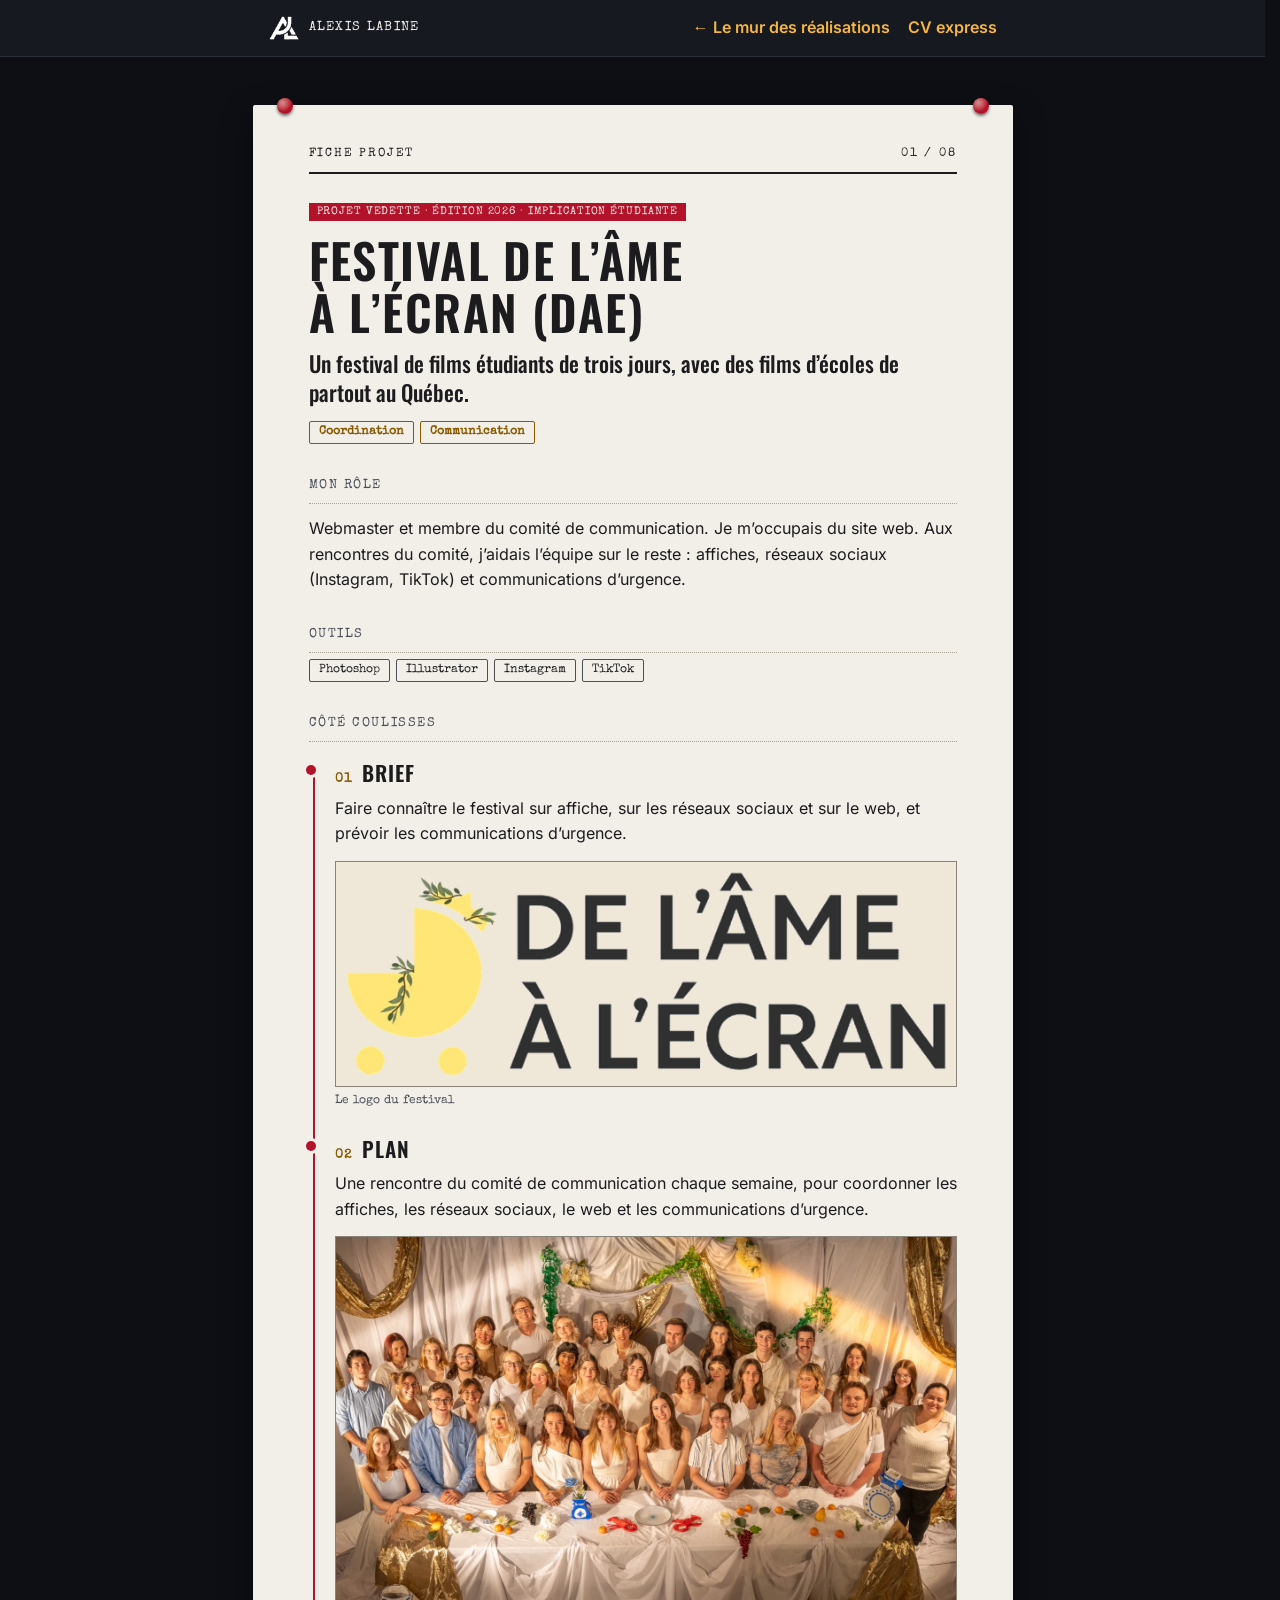
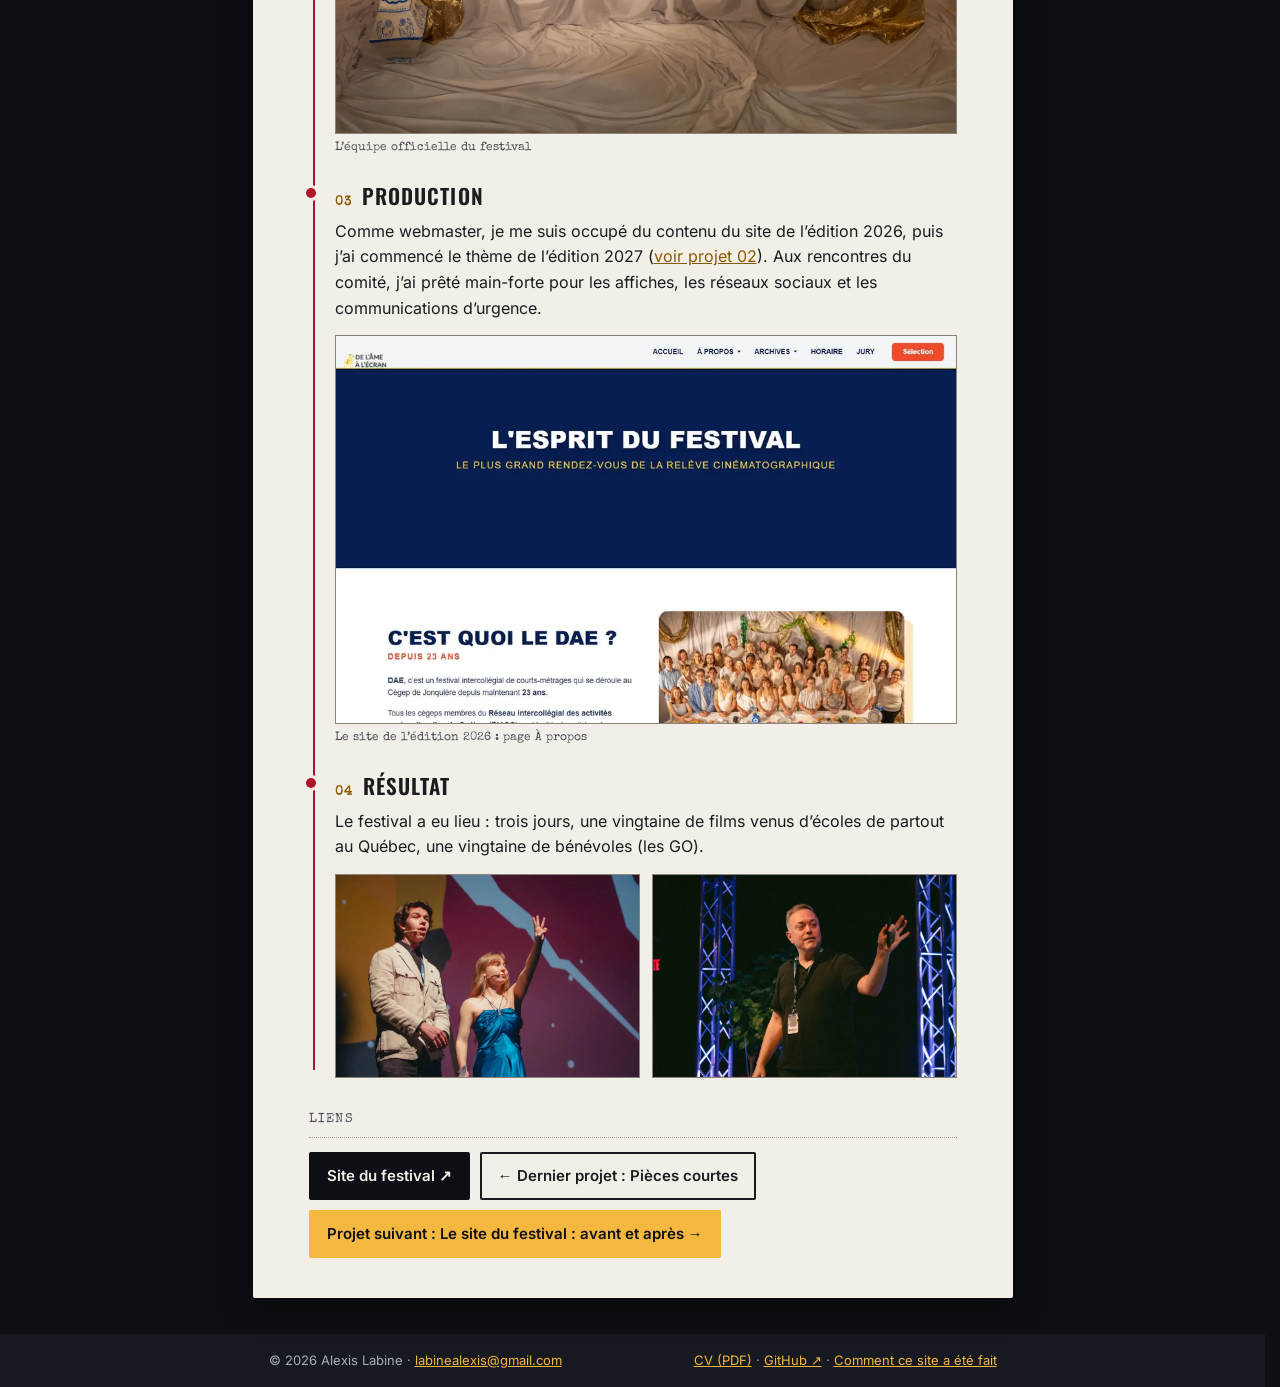
<file: projets/festival-de-lame-a-lecran.html>
<!DOCTYPE html>
<html lang="fr-CA">
<head>
<meta charset="UTF-8">
<meta name="viewport" content="width=device-width, initial-scale=1.0, viewport-fit=cover">
<title>Festival de l’Âme à l’Écran (DAE) — Alexis Labine</title>
<meta name="description" content="Un festival de films étudiants de trois jours, avec des films d’écoles de partout au Québec.">
<meta name="theme-color" content="#161920">
<link rel="icon" href="../favicon.ico" sizes="32x32">
<link rel="icon" type="image/png" href="../assets/img/logo/favicon-32.png">
<link rel="apple-touch-icon" href="../assets/img/logo/apple-touch-icon.png">
<link rel="canonical" href="https://portfolio.alexis-labine.techniquesmedia.com/projets/festival-de-lame-a-lecran.html">
<meta property="og:url" content="https://portfolio.alexis-labine.techniquesmedia.com/projets/festival-de-lame-a-lecran.html">
<meta property="og:type" content="website">
<meta property="og:locale" content="fr_CA">
<meta property="og:site_name" content="Alexis Labine">
<meta property="og:title" content="Festival de l’Âme à l’Écran (DAE) — Alexis Labine">
<meta property="og:description" content="Un festival de films étudiants de trois jours, avec des films d’écoles de partout au Québec.">
<meta property="og:image" content="https://portfolio.alexis-labine.techniquesmedia.com/assets/img/partage.png">
<meta property="og:image:width" content="1200">
<meta property="og:image:height" content="630">
<meta property="og:image:alt" content="Alexis Labine, intégrateur multimédia · communication numérique">
<meta name="twitter:card" content="summary_large_image">
<meta name="twitter:title" content="Festival de l’Âme à l’Écran (DAE) — Alexis Labine">
<meta name="twitter:description" content="Un festival de films étudiants de trois jours, avec des films d’écoles de partout au Québec.">
<meta name="twitter:image" content="https://portfolio.alexis-labine.techniquesmedia.com/assets/img/partage.png">

<!-- Polices de la charte (02, section 3) : encore sur Google Fonts jusqu'à la tâche 3.3. -->
<link rel="preload" href="../assets/fonts/oswald-latin-wght.woff2" as="font" type="font/woff2" crossorigin>
<link rel="preload" href="../assets/fonts/inter-latin-wght.woff2" as="font" type="font/woff2" crossorigin>

<!-- projet.css est COMPILÉ à partir de assets/scss/projet.scss (ne pas modifier à la main).
     Page sans JavaScript : elle marche seule, par son adresse (une URL par projet),
     et fiche-projet.js (tâche 4.6) en reprend l'<article> pour la modale. -->
<link rel="stylesheet" href="../assets/css/projet.css">
</head>

<body class="page-projet">
<a class="lien-evitement" href="#contenu">Aller au contenu</a>

<header class="barre">
  <div class="barre__interieur">
    <p class="barre__marque">
      <img src="../assets/img/logo/logo-ligne-du-temps.png" width="30" height="24" alt="">
      <span>Alexis Labine</span>
    </p>
    <nav class="barre__liens" aria-label="Navigation">
      <a class="barre__lien" href="../index.html#realisations">←&nbsp;Le mur des réalisations</a>
      <a class="barre__lien" href="../cv-express.html#realisations">CV express</a>
    </nav>
  </div>
</header>

<main id="contenu">
  <div class="feuille">
    <span class="punaise punaise--gauche" aria-hidden="true"></span>
    <span class="punaise punaise--droite" aria-hidden="true"></span>
    <p class="feuille__entete">
      <span>Fiche projet</span>
      <span>01&nbsp;/&nbsp;08</span>
    </p>

    <!-- ===== L'ARTICLE REPRIS EN MODALE PAR fiche-projet.js (4.6) ===== -->
    <article class="fiche" aria-labelledby="titre">
      <header class="fiche__entete">
        <p class="ruban">Projet vedette · Édition 2026 · Implication étudiante</p>
        <h1 class="fiche__titre" id="titre">Festival de l’Âme à l’Écran (DAE)</h1>
        <p class="fiche__ligne">Un festival de films étudiants de trois jours, avec des films d’écoles de partout au Québec.</p>
      <div class="fiche__portes"><ul class="pastilles pastilles--portes" aria-label="Portes"><li>Coordination</li><li>Communication</li></ul></div>
      </header>

    <section class="fiche__rubrique" aria-labelledby="role">
      <h2 class="fiche__rubrique-titre" id="role">Mon rôle</h2>
          <p class="fiche__texte">Webmaster et membre du comité de communication. Je m’occupais du site web. Aux rencontres du comité, j’aidais l’équipe sur le reste&nbsp;: affiches, réseaux sociaux (Instagram, TikTok) et communications d’urgence.</p>
    </section>
    <section class="fiche__rubrique" aria-labelledby="outils">
      <h2 class="fiche__rubrique-titre" id="outils">Outils</h2>
      <ul class="pastilles"><li>Photoshop</li><li>Illustrator</li><li>Instagram</li><li>TikTok</li></ul>
    </section>

    <section class="fiche__rubrique" aria-labelledby="coulisses">
      <h2 class="fiche__rubrique-titre" id="coulisses">Côté coulisses</h2>
      <ol class="coulisses">
      <li class="etape">
        <h3 class="etape__titre"><span class="etape__numero" aria-hidden="true">01</span>Brief</h3>
        <div class="etape__texte">
          <p>Faire connaître le festival sur affiche, sur les réseaux sociaux et sur le web, et prévoir les communications d’urgence.</p>
        </div>
        <div class="etape__medias">
          <figure class="media">
            <img class="media__image" src="../assets/img/projets/dae/logo-festival.webp" width="700" height="253" alt="Logo du Festival de l’Âme à l’Écran&nbsp;: le titre en grandes lettres sombres, à côté d’une forme jaune ornée de branches d’olivier." loading="lazy" decoding="async">
            <figcaption class="media__legende">Le logo du festival</figcaption>
          </figure>
        </div>
      </li>
      <li class="etape">
        <h3 class="etape__titre"><span class="etape__numero" aria-hidden="true">02</span>Plan</h3>
        <div class="etape__texte">
          <p>Une rencontre du comité de communication chaque semaine, pour coordonner les affiches, les réseaux sociaux, le web et les communications d’urgence.</p>
        </div>
        <div class="etape__medias">
          <figure class="media">
            <img class="media__image" src="../assets/img/projets/dae/equipe-officielle.webp" width="1400" height="1120" alt="L’équipe officielle du festival, tout le monde vêtu de blanc, autour d’une grande table drapée." loading="lazy" decoding="async">
            <figcaption class="media__legende">L’équipe officielle du festival</figcaption>
          </figure>
        </div>
      </li>
      <li class="etape">
        <h3 class="etape__titre"><span class="etape__numero" aria-hidden="true">03</span>Production</h3>
        <div class="etape__texte">
          <p>Comme webmaster, je me suis occupé du contenu du site de l’édition 2026, puis j’ai commencé le thème de l’édition 2027 (<a href="site-du-festival.html">voir projet 02</a>). Aux rencontres du comité, j’ai prêté main-forte pour les affiches, les réseaux sociaux et les communications d’urgence.</p>
        </div>
        <div class="etape__medias">
          <figure class="media">
            <img class="media__image" src="../assets/img/projets/dae/site-a-propos.webp" width="900" height="562" alt="Page À propos du site de l’édition 2026&nbsp;: un en-tête bleu marine et une photo de groupe." loading="lazy" decoding="async">
            <figcaption class="media__legende">Le site de l’édition 2026&nbsp;: page À propos</figcaption>
          </figure>
        </div>
      </li>
      <li class="etape">
        <h3 class="etape__titre"><span class="etape__numero" aria-hidden="true">04</span>Résultat</h3>
        <div class="etape__texte">
          <p>Le festival a eu lieu&nbsp;: trois jours, une vingtaine de films venus d’écoles de partout au Québec, une vingtaine de bénévoles (les GO).</p>
        </div>
        <div class="etape__medias">
          <figure class="media">
            <img class="media__image" src="../assets/img/projets/dae/evenement-projection.webp" width="900" height="600" alt="Une femme en robe bleue et un homme, micro en main, sur scène pendant le festival." loading="lazy" decoding="async">
          </figure>
          <figure class="media">
            <img class="media__image" src="../assets/img/projets/dae/evenement-atelier.webp" width="900" height="600" alt="Un homme parle au micro devant une structure d’éclairage, sur scène." loading="lazy" decoding="async">
          </figure>
        </div>
      </li>
      </ol>
    </section>


      <nav class="fiche__rubrique" aria-label="Liens du projet">
        <h2 class="fiche__rubrique-titre">Liens</h2>
        <div class="fiche__liens">
      <a class="bouton bouton--principal" href="https://www.delamealecran.com/" target="_blank" rel="noopener">Site du festival&nbsp;↗<span class="sr-seulement"> (s’ouvre dans un nouvel onglet)</span></a>
          <a class="bouton bouton--secondaire" href="pieces-courtes.html" data-projet-nav="precedent">←&nbsp;Dernier projet&nbsp;: Pièces courtes</a>
          <a class="bouton bouton--ambre" data-projet-nav="suivant" href="site-du-festival.html">Projet suivant&nbsp;: Le site du festival&nbsp;: avant et après&nbsp;→</a>
        </div>
      </nav>
    </article>
    <!-- ===== FIN DE L'ARTICLE ===== -->
  </div>
</main>

<footer class="pied">
  <div class="pied__interieur">
    <p>© 2026 Alexis Labine · <a href="mailto:labinealexis@gmail.com">labinealexis@gmail.com</a></p>
    <p><a href="../assets/Alexis_Labine_CV.pdf" download>CV (PDF)</a> · <a href="https://github.com/AlexisLabine">GitHub&nbsp;↗</a> · <a href="../comment-ce-site-a-ete-fait.html">Comment ce site a été fait</a></p>
  </div>
</footer>
</body>
</html>
</file>
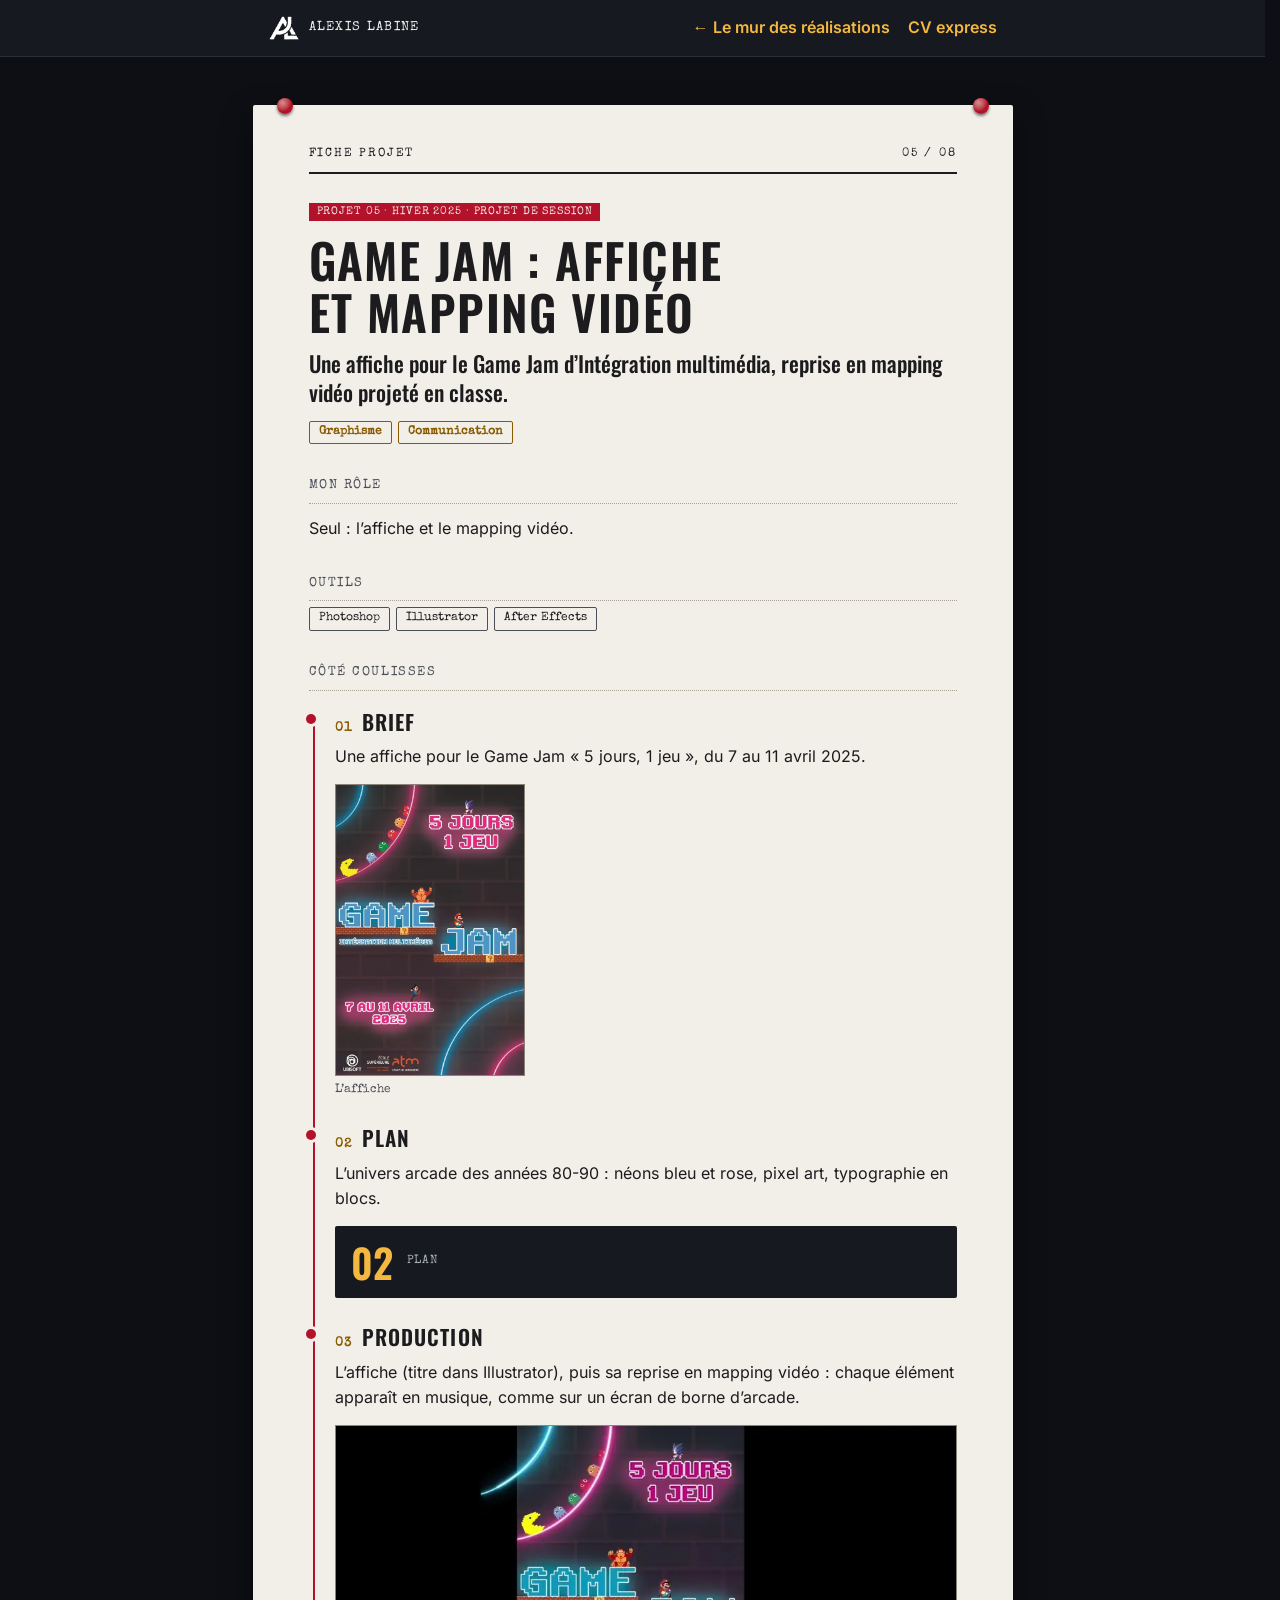
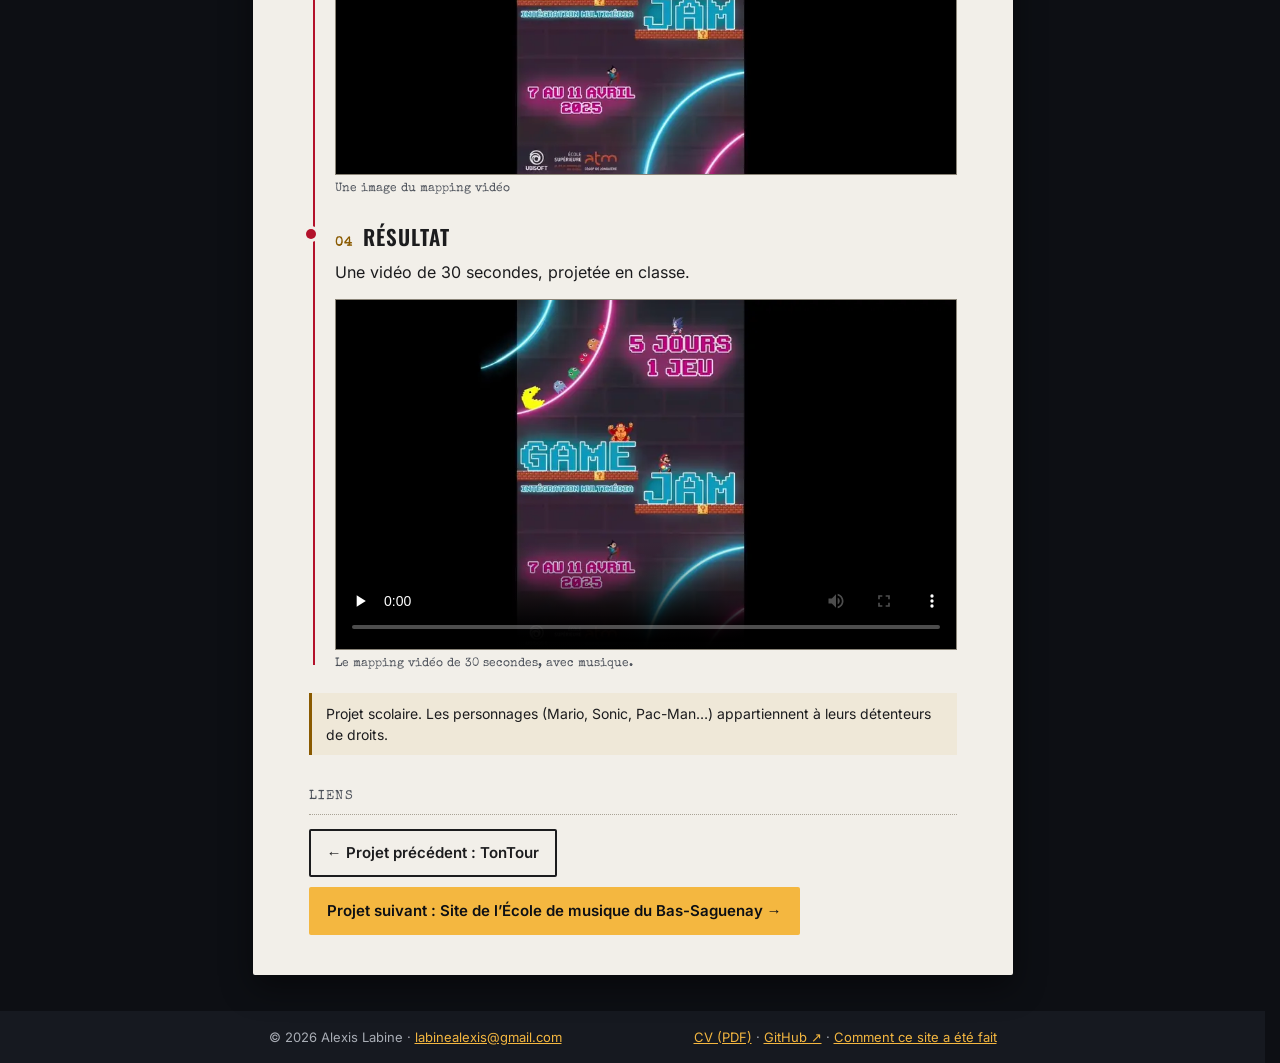
<file: projets/game-jam.html>
<!DOCTYPE html>
<html lang="fr-CA">
<head>
<meta charset="UTF-8">
<meta name="viewport" content="width=device-width, initial-scale=1.0, viewport-fit=cover">
<title>Game Jam&nbsp;: affiche et mapping vidéo — Alexis Labine</title>
<meta name="description" content="Une affiche pour le Game Jam d’Intégration multimédia, reprise en mapping vidéo projeté en classe.">
<meta name="theme-color" content="#161920">
<link rel="icon" href="../favicon.ico" sizes="32x32">
<link rel="icon" type="image/png" href="../assets/img/logo/favicon-32.png">
<link rel="apple-touch-icon" href="../assets/img/logo/apple-touch-icon.png">
<link rel="canonical" href="https://portfolio.alexis-labine.techniquesmedia.com/projets/game-jam.html">
<meta property="og:url" content="https://portfolio.alexis-labine.techniquesmedia.com/projets/game-jam.html">
<meta property="og:type" content="website">
<meta property="og:locale" content="fr_CA">
<meta property="og:site_name" content="Alexis Labine">
<meta property="og:title" content="Game Jam&nbsp;: affiche et mapping vidéo — Alexis Labine">
<meta property="og:description" content="Une affiche pour le Game Jam d’Intégration multimédia, reprise en mapping vidéo projeté en classe.">
<meta property="og:image" content="https://portfolio.alexis-labine.techniquesmedia.com/assets/img/partage.png">
<meta property="og:image:width" content="1200">
<meta property="og:image:height" content="630">
<meta property="og:image:alt" content="Alexis Labine, intégrateur multimédia · communication numérique">
<meta name="twitter:card" content="summary_large_image">
<meta name="twitter:title" content="Game Jam&nbsp;: affiche et mapping vidéo — Alexis Labine">
<meta name="twitter:description" content="Une affiche pour le Game Jam d’Intégration multimédia, reprise en mapping vidéo projeté en classe.">
<meta name="twitter:image" content="https://portfolio.alexis-labine.techniquesmedia.com/assets/img/partage.png">

<!-- Polices de la charte (02, section 3) : encore sur Google Fonts jusqu'à la tâche 3.3. -->
<link rel="preload" href="../assets/fonts/oswald-latin-wght.woff2" as="font" type="font/woff2" crossorigin>
<link rel="preload" href="../assets/fonts/inter-latin-wght.woff2" as="font" type="font/woff2" crossorigin>

<!-- projet.css est COMPILÉ à partir de assets/scss/projet.scss (ne pas modifier à la main).
     Page sans JavaScript : elle marche seule, par son adresse (une URL par projet),
     et fiche-projet.js (tâche 4.6) en reprend l'<article> pour la modale. -->
<link rel="stylesheet" href="../assets/css/projet.css">
</head>

<body class="page-projet">
<a class="lien-evitement" href="#contenu">Aller au contenu</a>

<header class="barre">
  <div class="barre__interieur">
    <p class="barre__marque">
      <img src="../assets/img/logo/logo-ligne-du-temps.png" width="30" height="24" alt="">
      <span>Alexis Labine</span>
    </p>
    <nav class="barre__liens" aria-label="Navigation">
      <a class="barre__lien" href="../index.html#realisations">←&nbsp;Le mur des réalisations</a>
      <a class="barre__lien" href="../cv-express.html#realisations">CV express</a>
    </nav>
  </div>
</header>

<main id="contenu">
  <div class="feuille">
    <span class="punaise punaise--gauche" aria-hidden="true"></span>
    <span class="punaise punaise--droite" aria-hidden="true"></span>
    <p class="feuille__entete">
      <span>Fiche projet</span>
      <span>05&nbsp;/&nbsp;08</span>
    </p>

    <!-- ===== L'ARTICLE REPRIS EN MODALE PAR fiche-projet.js (4.6) ===== -->
    <article class="fiche" aria-labelledby="titre">
      <header class="fiche__entete">
        <p class="ruban">Projet 05 · Hiver 2025 · Projet de session</p>
        <h1 class="fiche__titre" id="titre">Game Jam&nbsp;: affiche et mapping vidéo</h1>
        <p class="fiche__ligne">Une affiche pour le Game Jam d’Intégration multimédia, reprise en mapping vidéo projeté en classe.</p>
      <div class="fiche__portes"><ul class="pastilles pastilles--portes" aria-label="Portes"><li>Graphisme</li><li>Communication</li></ul></div>
      </header>

    <section class="fiche__rubrique" aria-labelledby="role">
      <h2 class="fiche__rubrique-titre" id="role">Mon rôle</h2>
          <p class="fiche__texte">Seul&nbsp;: l’affiche et le mapping vidéo.</p>
    </section>
    <section class="fiche__rubrique" aria-labelledby="outils">
      <h2 class="fiche__rubrique-titre" id="outils">Outils</h2>
      <ul class="pastilles"><li>Photoshop</li><li>Illustrator</li><li>After Effects</li></ul>
    </section>

    <section class="fiche__rubrique" aria-labelledby="coulisses">
      <h2 class="fiche__rubrique-titre" id="coulisses">Côté coulisses</h2>
      <ol class="coulisses">
      <li class="etape">
        <h3 class="etape__titre"><span class="etape__numero" aria-hidden="true">01</span>Brief</h3>
        <div class="etape__texte">
          <p>Une affiche pour le Game Jam «&nbsp;5 jours, 1 jeu&nbsp;», du 7 au 11 avril 2025.</p>
        </div>
        <div class="etape__medias etape__medias--hauteur">
          <figure class="media">
            <img class="media__image" src="../assets/img/projets/game-jam/affiche.webp" width="600" height="927" alt="Affiche du Game Jam&nbsp;: «&nbsp;5 jours, 1 jeu&nbsp;», «&nbsp;Game Jam&nbsp;» en lettres de néon bleu et rose, sur fond de grille, avec des personnages de jeux vidéo en pixel art." loading="lazy" decoding="async">
            <figcaption class="media__legende">L’affiche</figcaption>
          </figure>
        </div>
      </li>
      <li class="etape">
        <h3 class="etape__titre"><span class="etape__numero" aria-hidden="true">02</span>Plan</h3>
        <div class="etape__texte">
          <p>L’univers arcade des années 80-90&nbsp;: néons bleu et rose, pixel art, typographie en blocs.</p>
        </div>
        <div class="etape__medias">
          <div class="carte-etape" aria-hidden="true">
            <span class="carte-etape__numero">02</span>
            <span class="carte-etape__texte">Plan</span>
          </div>
        </div>
      </li>
      <li class="etape">
        <h3 class="etape__titre"><span class="etape__numero" aria-hidden="true">03</span>Production</h3>
        <div class="etape__texte">
          <p>L’affiche (titre dans Illustrator), puis sa reprise en mapping vidéo&nbsp;: chaque élément apparaît en musique, comme sur un écran de borne d’arcade.</p>
        </div>
        <div class="etape__medias">
          <figure class="media">
            <img class="media__image" src="../assets/img/projets/game-jam/mapping-apercu.webp" width="900" height="506" alt="Image tirée du mapping vidéo&nbsp;: l’affiche sur fond noir, avec ses néons." loading="lazy" decoding="async">
            <figcaption class="media__legende">Une image du mapping vidéo</figcaption>
          </figure>
        </div>
      </li>
      <li class="etape">
        <h3 class="etape__titre"><span class="etape__numero" aria-hidden="true">04</span>Résultat</h3>
        <div class="etape__texte">
          <p>Une vidéo de 30 secondes, projetée en classe.</p>
        </div>
        <div class="etape__medias">
          <figure class="media media--video">
            <video controls preload="none" playsinline poster="../assets/img/projets/game-jam/mapping-apercu.webp" width="900" height="506">
              <source src="../assets/video/game-jam/mapping.mp4" type="video/mp4">
              Votre navigateur ne lit pas cette vidéo.
            </video>
            <figcaption class="media__legende">Le mapping vidéo de 30 secondes, avec musique.</figcaption>
          </figure>
        </div>
      </li>
      </ol>
    </section>

    <p class="fiche__mention">Projet scolaire. Les personnages (Mario, Sonic, Pac-Man…) appartiennent à leurs détenteurs de droits.</p>

      <nav class="fiche__rubrique" aria-label="Liens du projet">
        <h2 class="fiche__rubrique-titre">Liens</h2>
        <div class="fiche__liens">
          <a class="bouton bouton--secondaire" href="tontour.html" data-projet-nav="precedent">←&nbsp;Projet précédent&nbsp;: TonTour</a>
          <a class="bouton bouton--ambre" data-projet-nav="suivant" href="ecole-de-musique-du-bas-saguenay.html">Projet suivant&nbsp;: Site de l’École de musique du Bas-Saguenay&nbsp;→</a>
        </div>
      </nav>
    </article>
    <!-- ===== FIN DE L'ARTICLE ===== -->
  </div>
</main>

<footer class="pied">
  <div class="pied__interieur">
    <p>© 2026 Alexis Labine · <a href="mailto:labinealexis@gmail.com">labinealexis@gmail.com</a></p>
    <p><a href="../assets/Alexis_Labine_CV.pdf" download>CV (PDF)</a> · <a href="https://github.com/AlexisLabine">GitHub&nbsp;↗</a> · <a href="../comment-ce-site-a-ete-fait.html">Comment ce site a été fait</a></p>
  </div>
</footer>
</body>
</html>
</file>
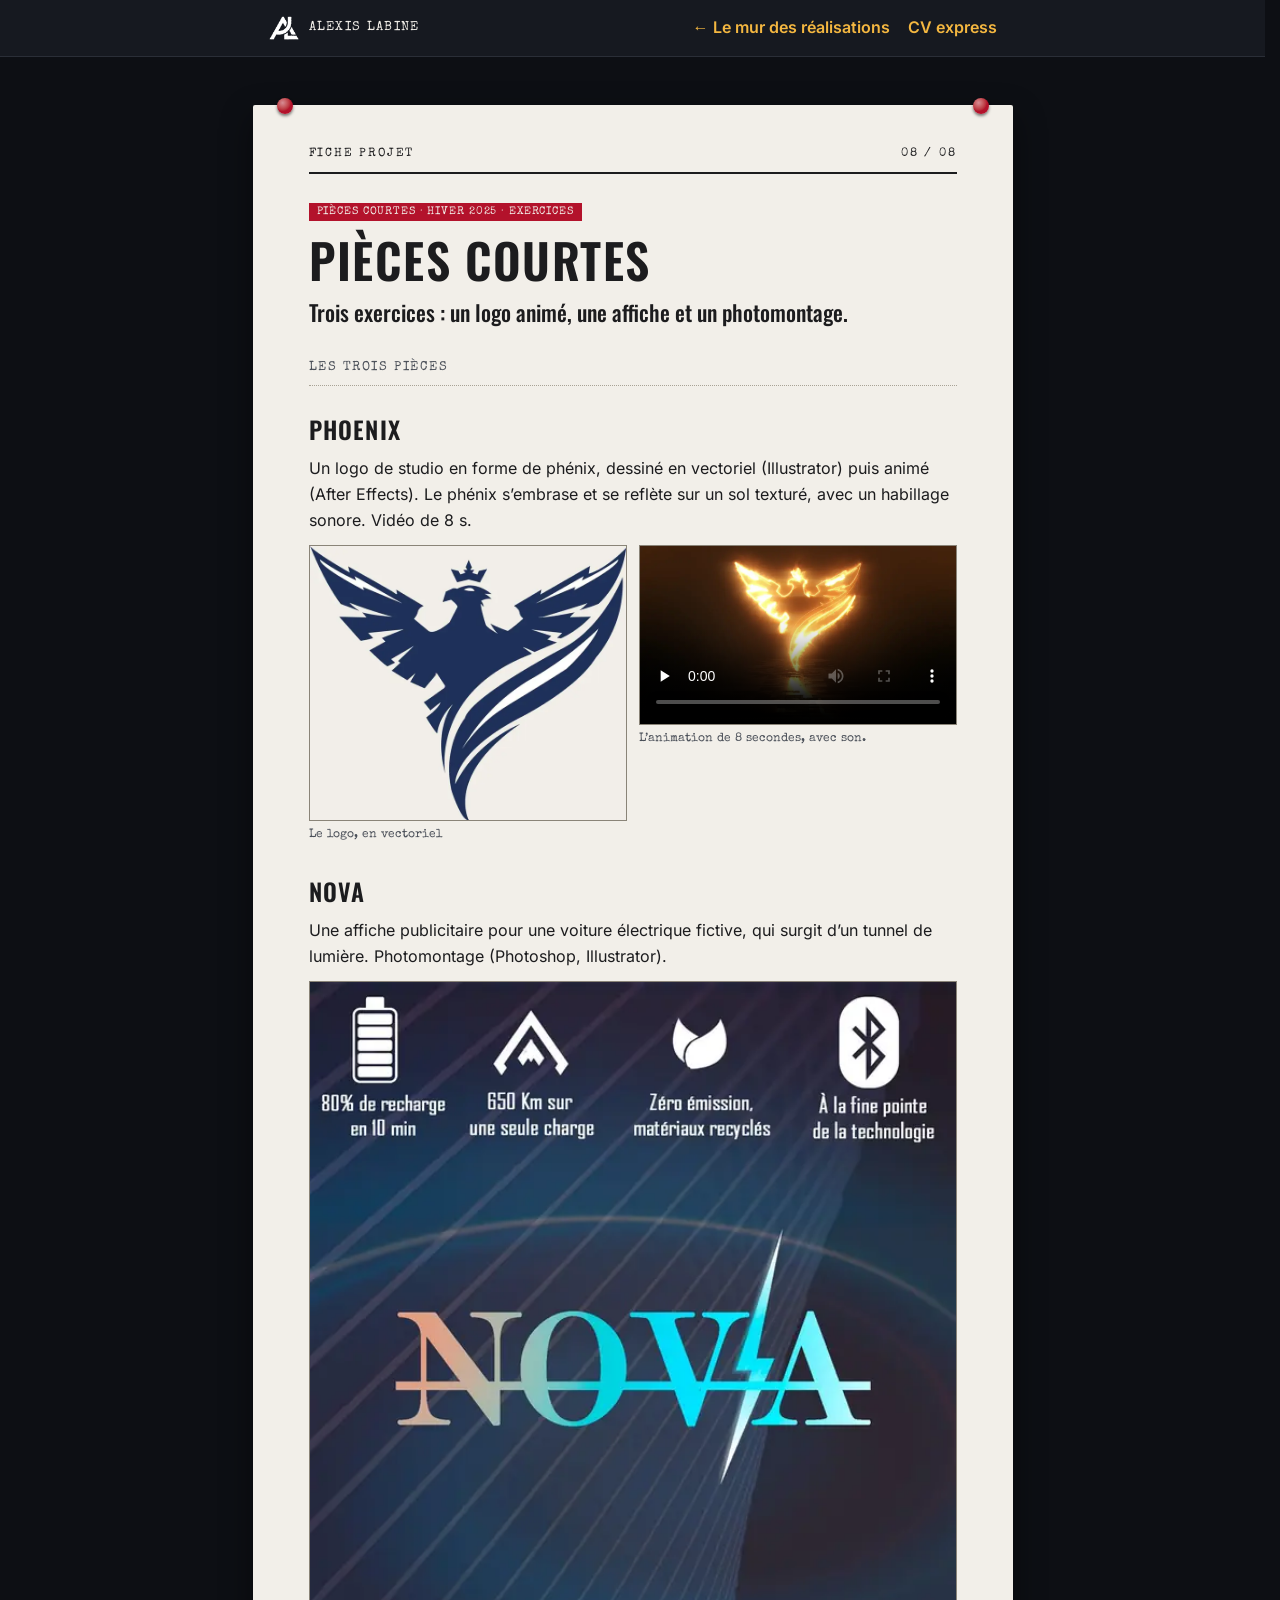
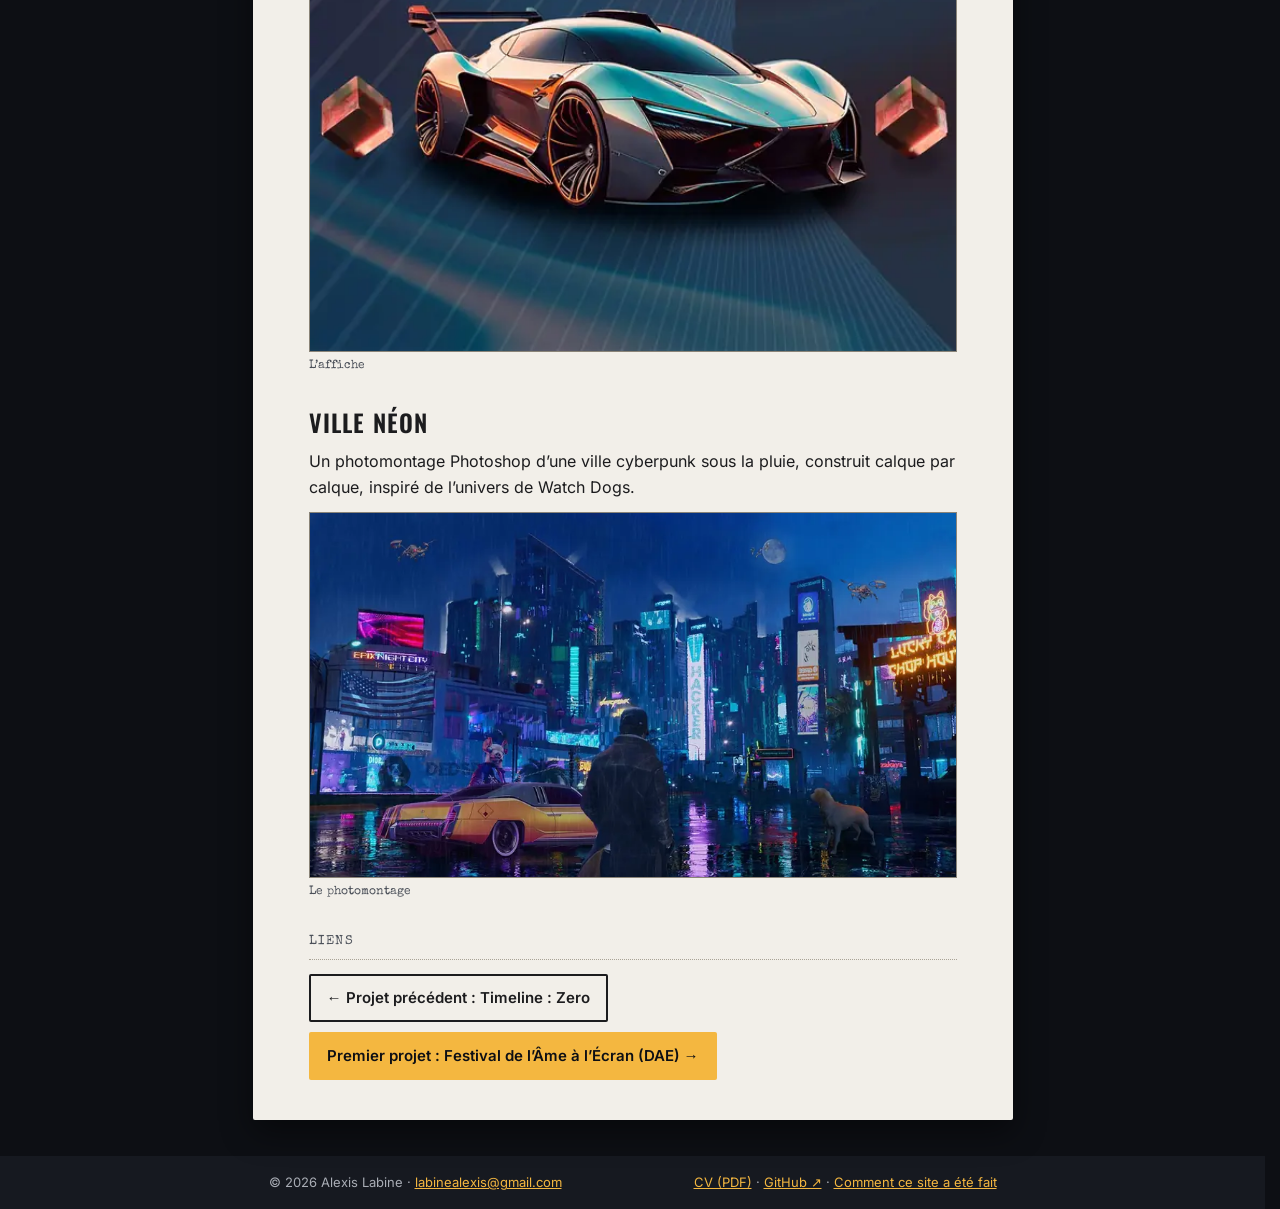
<file: projets/pieces-courtes.html>
<!DOCTYPE html>
<html lang="fr-CA">
<head>
<meta charset="UTF-8">
<meta name="viewport" content="width=device-width, initial-scale=1.0, viewport-fit=cover">
<title>Pièces courtes — Alexis Labine</title>
<meta name="description" content="Trois exercices&nbsp;: un logo animé, une affiche et un photomontage.">
<meta name="theme-color" content="#161920">
<link rel="icon" href="../favicon.ico" sizes="32x32">
<link rel="icon" type="image/png" href="../assets/img/logo/favicon-32.png">
<link rel="apple-touch-icon" href="../assets/img/logo/apple-touch-icon.png">
<link rel="canonical" href="https://portfolio.alexis-labine.techniquesmedia.com/projets/pieces-courtes.html">
<meta property="og:url" content="https://portfolio.alexis-labine.techniquesmedia.com/projets/pieces-courtes.html">
<meta property="og:type" content="website">
<meta property="og:locale" content="fr_CA">
<meta property="og:site_name" content="Alexis Labine">
<meta property="og:title" content="Pièces courtes — Alexis Labine">
<meta property="og:description" content="Trois exercices&nbsp;: un logo animé, une affiche et un photomontage.">
<meta property="og:image" content="https://portfolio.alexis-labine.techniquesmedia.com/assets/img/partage.png">
<meta property="og:image:width" content="1200">
<meta property="og:image:height" content="630">
<meta property="og:image:alt" content="Alexis Labine, intégrateur multimédia · communication numérique">
<meta name="twitter:card" content="summary_large_image">
<meta name="twitter:title" content="Pièces courtes — Alexis Labine">
<meta name="twitter:description" content="Trois exercices&nbsp;: un logo animé, une affiche et un photomontage.">
<meta name="twitter:image" content="https://portfolio.alexis-labine.techniquesmedia.com/assets/img/partage.png">

<!-- Polices de la charte (02, section 3) : encore sur Google Fonts jusqu'à la tâche 3.3. -->
<link rel="preload" href="../assets/fonts/oswald-latin-wght.woff2" as="font" type="font/woff2" crossorigin>
<link rel="preload" href="../assets/fonts/inter-latin-wght.woff2" as="font" type="font/woff2" crossorigin>

<!-- projet.css est COMPILÉ à partir de assets/scss/projet.scss (ne pas modifier à la main).
     Page sans JavaScript : elle marche seule, par son adresse (une URL par projet),
     et fiche-projet.js (tâche 4.6) en reprend l'<article> pour la modale. -->
<link rel="stylesheet" href="../assets/css/projet.css">
</head>

<body class="page-projet">
<a class="lien-evitement" href="#contenu">Aller au contenu</a>

<header class="barre">
  <div class="barre__interieur">
    <p class="barre__marque">
      <img src="../assets/img/logo/logo-ligne-du-temps.png" width="30" height="24" alt="">
      <span>Alexis Labine</span>
    </p>
    <nav class="barre__liens" aria-label="Navigation">
      <a class="barre__lien" href="../index.html#realisations">←&nbsp;Le mur des réalisations</a>
      <a class="barre__lien" href="../cv-express.html#realisations">CV express</a>
    </nav>
  </div>
</header>

<main id="contenu">
  <div class="feuille">
    <span class="punaise punaise--gauche" aria-hidden="true"></span>
    <span class="punaise punaise--droite" aria-hidden="true"></span>
    <p class="feuille__entete">
      <span>Fiche projet</span>
      <span>08&nbsp;/&nbsp;08</span>
    </p>

    <!-- ===== L'ARTICLE REPRIS EN MODALE PAR fiche-projet.js (4.6) ===== -->
    <article class="fiche" aria-labelledby="titre">
      <header class="fiche__entete">
        <p class="ruban">Pièces courtes · Hiver 2025 · Exercices</p>
        <h1 class="fiche__titre" id="titre">Pièces courtes</h1>
        <p class="fiche__ligne">Trois exercices&nbsp;: un logo animé, une affiche et un photomontage.</p>
      </header>


    <section class="fiche__rubrique" aria-labelledby="pieces">
      <h2 class="fiche__rubrique-titre" id="pieces">Les trois pièces</h2>
      <ul class="pieces">
      <li class="piece">
        <h3 class="piece__titre">Phoenix</h3>
        <p class="piece__texte">Un logo de studio en forme de phénix, dessiné en vectoriel (Illustrator) puis animé (After Effects). Le phénix s’embrase et se reflète sur un sol texturé, avec un habillage sonore. Vidéo de 8 s.</p>
        <div class="piece__medias">
          <figure class="media">
            <img class="media__image" src="../assets/img/projets/phoenix/logo.webp" width="700" height="606" alt="Logo d’un phénix bleu marine aux ailes déployées, couronné, sur fond crème." loading="lazy" decoding="async">
            <figcaption class="media__legende">Le logo, en vectoriel</figcaption>
          </figure>
          <figure class="media media--video">
            <video controls preload="none" playsinline poster="../assets/img/projets/phoenix/animation-apercu.webp" width="900" height="506">
              <source src="../assets/video/phoenix/animation.mp4" type="video/mp4">
              Votre navigateur ne lit pas cette vidéo.
            </video>
            <figcaption class="media__legende">L’animation de 8 secondes, avec son.</figcaption>
          </figure>
        </div>
      </li>
      <li class="piece">
        <h3 class="piece__titre">NOVA</h3>
        <p class="piece__texte">Une affiche publicitaire pour une voiture électrique fictive, qui surgit d’un tunnel de lumière. Photomontage (Photoshop, Illustrator).</p>
        <div class="piece__medias">
          <figure class="media">
            <img class="media__image" src="../assets/img/projets/nova/affiche.webp" width="600" height="900" alt="Affiche NOVA&nbsp;: une voiture de sport électrique surgit d’un tunnel de lumière bleue, sous le titre NOVA." loading="lazy" decoding="async">
            <figcaption class="media__legende">L’affiche</figcaption>
          </figure>
        </div>
      </li>
      <li class="piece">
        <h3 class="piece__titre">Ville néon</h3>
        <p class="piece__texte">Un photomontage Photoshop d’une ville cyberpunk sous la pluie, construit calque par calque, inspiré de l’univers de Watch Dogs.</p>
        <div class="piece__medias">
          <figure class="media">
            <img class="media__image" src="../assets/img/projets/ville-neon/ville-neon.webp" width="900" height="506" alt="Photomontage d’une ville cyberpunk sous la pluie, avec une voiture jaune et des enseignes au néon." loading="lazy" decoding="async">
            <figcaption class="media__legende">Le photomontage</figcaption>
          </figure>
        </div>
      </li>
      </ul>
    </section>


      <nav class="fiche__rubrique" aria-label="Liens du projet">
        <h2 class="fiche__rubrique-titre">Liens</h2>
        <div class="fiche__liens">
          <a class="bouton bouton--secondaire" href="timeline-zero.html" data-projet-nav="precedent">←&nbsp;Projet précédent&nbsp;: Timeline&nbsp;: Zero</a>
          <a class="bouton bouton--ambre" data-projet-nav="suivant" href="festival-de-lame-a-lecran.html">Premier projet&nbsp;: Festival de l’Âme à l’Écran (DAE)&nbsp;→</a>
        </div>
      </nav>
    </article>
    <!-- ===== FIN DE L'ARTICLE ===== -->
  </div>
</main>

<footer class="pied">
  <div class="pied__interieur">
    <p>© 2026 Alexis Labine · <a href="mailto:labinealexis@gmail.com">labinealexis@gmail.com</a></p>
    <p><a href="../assets/Alexis_Labine_CV.pdf" download>CV (PDF)</a> · <a href="https://github.com/AlexisLabine">GitHub&nbsp;↗</a> · <a href="../comment-ce-site-a-ete-fait.html">Comment ce site a été fait</a></p>
  </div>
</footer>
</body>
</html>
</file>
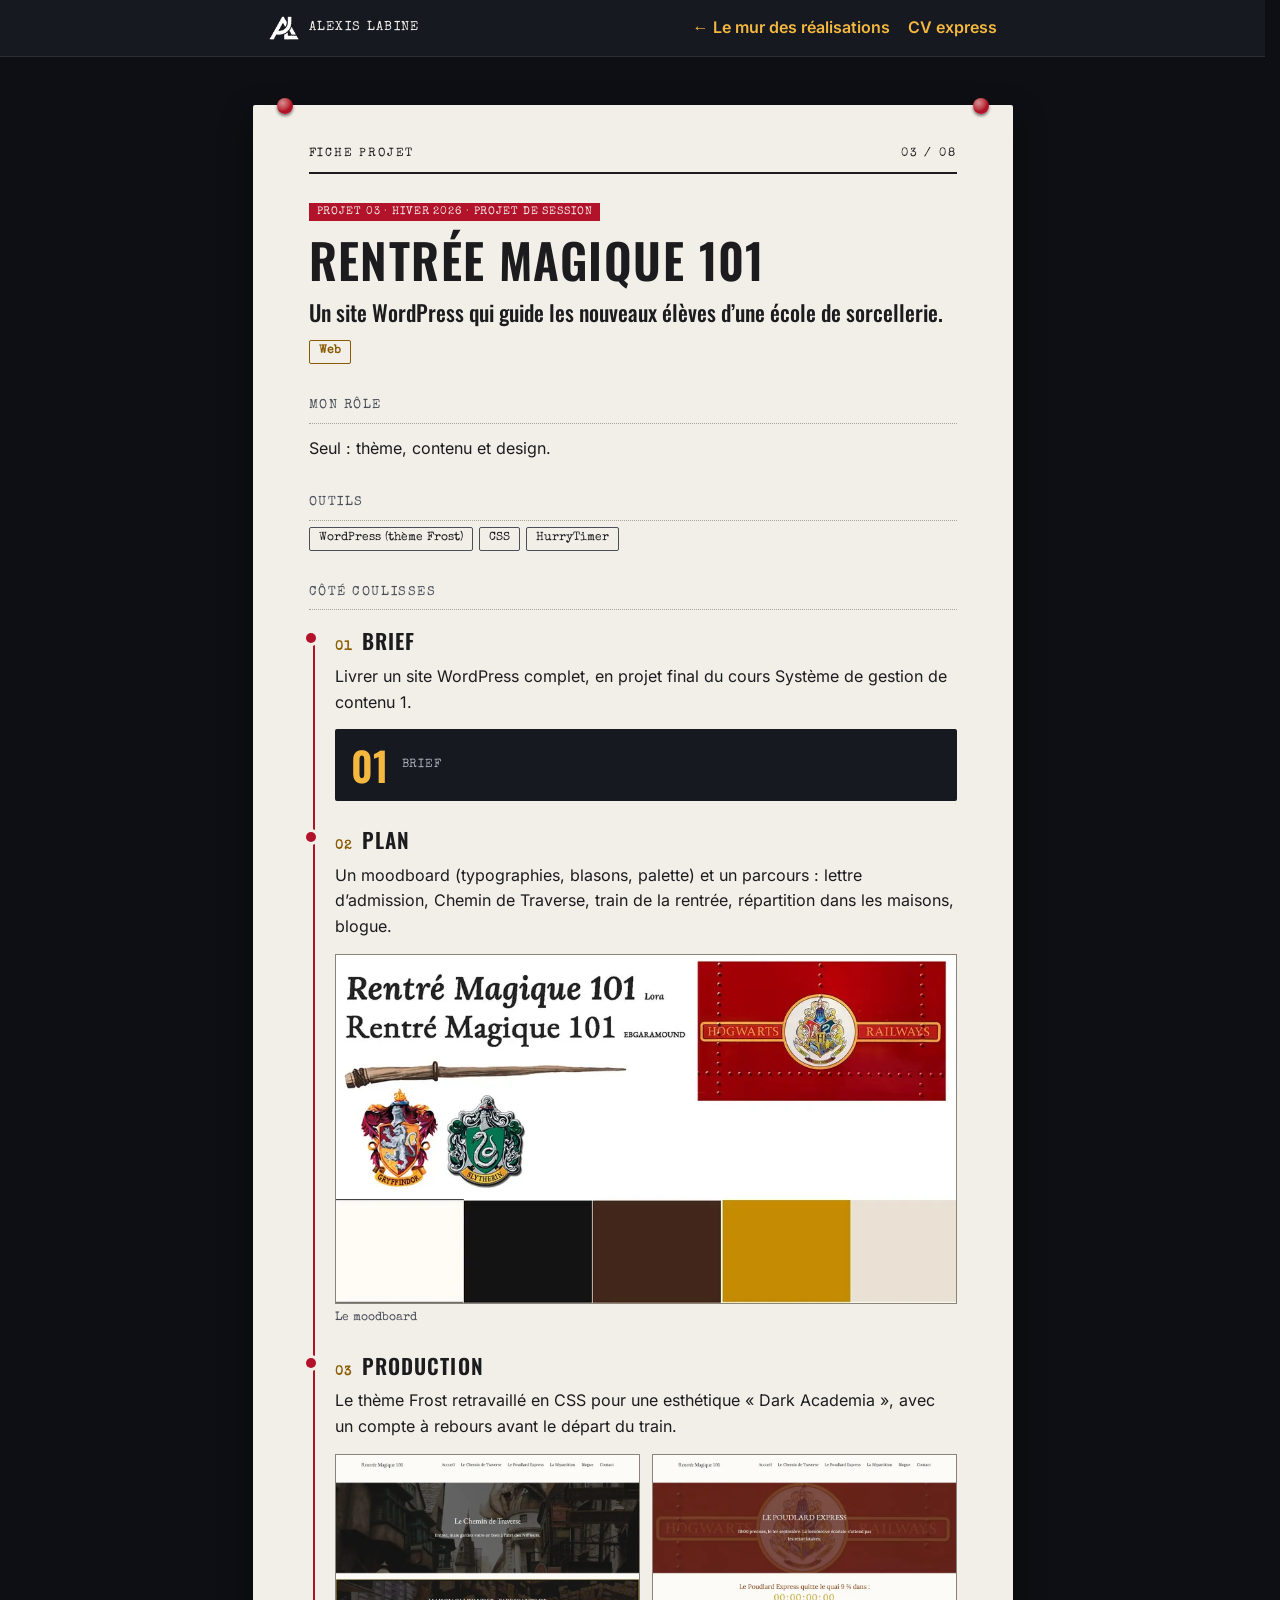
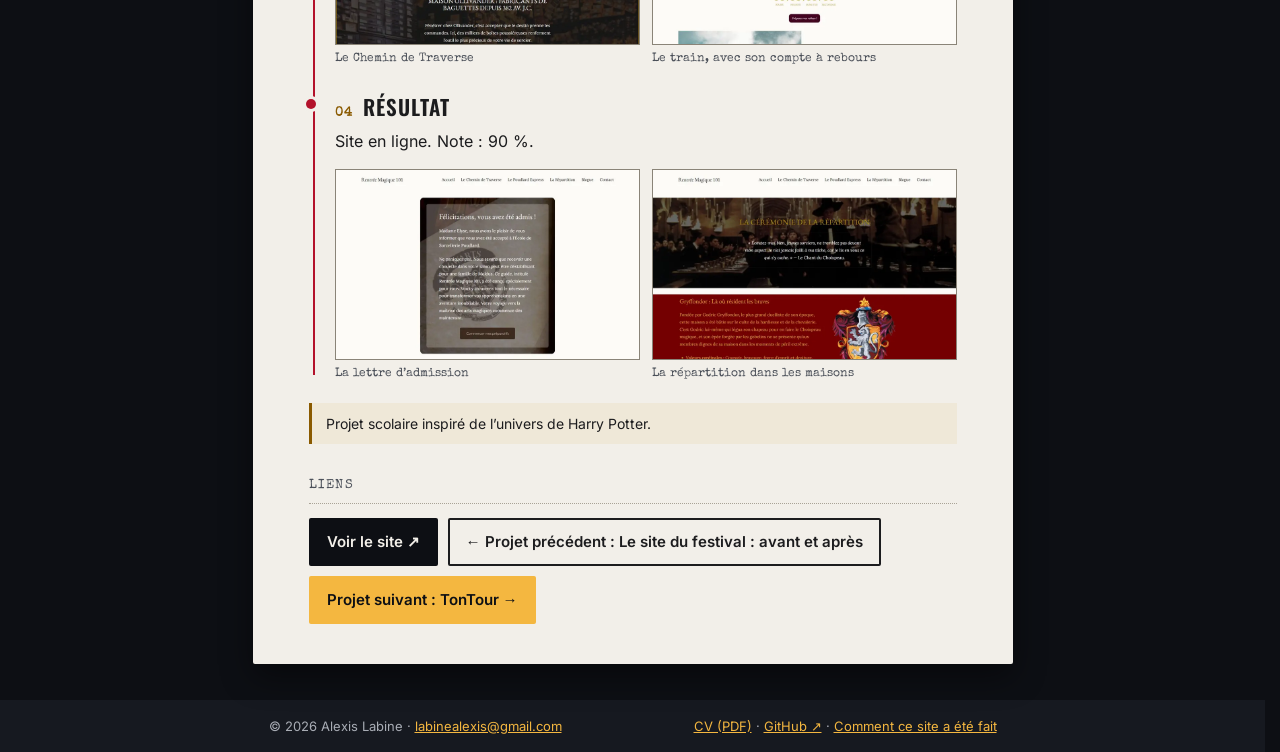
<file: projets/rentree-magique-101.html>
<!DOCTYPE html>
<html lang="fr-CA">
<head>
<meta charset="UTF-8">
<meta name="viewport" content="width=device-width, initial-scale=1.0, viewport-fit=cover">
<title>Rentrée Magique 101 — Alexis Labine</title>
<meta name="description" content="Un site WordPress qui guide les nouveaux élèves d’une école de sorcellerie.">
<meta name="theme-color" content="#161920">
<link rel="icon" href="../favicon.ico" sizes="32x32">
<link rel="icon" type="image/png" href="../assets/img/logo/favicon-32.png">
<link rel="apple-touch-icon" href="../assets/img/logo/apple-touch-icon.png">
<link rel="canonical" href="https://portfolio.alexis-labine.techniquesmedia.com/projets/rentree-magique-101.html">
<meta property="og:url" content="https://portfolio.alexis-labine.techniquesmedia.com/projets/rentree-magique-101.html">
<meta property="og:type" content="website">
<meta property="og:locale" content="fr_CA">
<meta property="og:site_name" content="Alexis Labine">
<meta property="og:title" content="Rentrée Magique 101 — Alexis Labine">
<meta property="og:description" content="Un site WordPress qui guide les nouveaux élèves d’une école de sorcellerie.">
<meta property="og:image" content="https://portfolio.alexis-labine.techniquesmedia.com/assets/img/partage.png">
<meta property="og:image:width" content="1200">
<meta property="og:image:height" content="630">
<meta property="og:image:alt" content="Alexis Labine, intégrateur multimédia · communication numérique">
<meta name="twitter:card" content="summary_large_image">
<meta name="twitter:title" content="Rentrée Magique 101 — Alexis Labine">
<meta name="twitter:description" content="Un site WordPress qui guide les nouveaux élèves d’une école de sorcellerie.">
<meta name="twitter:image" content="https://portfolio.alexis-labine.techniquesmedia.com/assets/img/partage.png">

<!-- Polices de la charte (02, section 3) : encore sur Google Fonts jusqu'à la tâche 3.3. -->
<link rel="preload" href="../assets/fonts/oswald-latin-wght.woff2" as="font" type="font/woff2" crossorigin>
<link rel="preload" href="../assets/fonts/inter-latin-wght.woff2" as="font" type="font/woff2" crossorigin>

<!-- projet.css est COMPILÉ à partir de assets/scss/projet.scss (ne pas modifier à la main).
     Page sans JavaScript : elle marche seule, par son adresse (une URL par projet),
     et fiche-projet.js (tâche 4.6) en reprend l'<article> pour la modale. -->
<link rel="stylesheet" href="../assets/css/projet.css">
</head>

<body class="page-projet">
<a class="lien-evitement" href="#contenu">Aller au contenu</a>

<header class="barre">
  <div class="barre__interieur">
    <p class="barre__marque">
      <img src="../assets/img/logo/logo-ligne-du-temps.png" width="30" height="24" alt="">
      <span>Alexis Labine</span>
    </p>
    <nav class="barre__liens" aria-label="Navigation">
      <a class="barre__lien" href="../index.html#realisations">←&nbsp;Le mur des réalisations</a>
      <a class="barre__lien" href="../cv-express.html#realisations">CV express</a>
    </nav>
  </div>
</header>

<main id="contenu">
  <div class="feuille">
    <span class="punaise punaise--gauche" aria-hidden="true"></span>
    <span class="punaise punaise--droite" aria-hidden="true"></span>
    <p class="feuille__entete">
      <span>Fiche projet</span>
      <span>03&nbsp;/&nbsp;08</span>
    </p>

    <!-- ===== L'ARTICLE REPRIS EN MODALE PAR fiche-projet.js (4.6) ===== -->
    <article class="fiche" aria-labelledby="titre">
      <header class="fiche__entete">
        <p class="ruban">Projet 03 · Hiver 2026 · Projet de session</p>
        <h1 class="fiche__titre" id="titre">Rentrée Magique 101</h1>
        <p class="fiche__ligne">Un site WordPress qui guide les nouveaux élèves d’une école de sorcellerie.</p>
      <div class="fiche__portes"><ul class="pastilles pastilles--portes" aria-label="Portes"><li>Web</li></ul></div>
      </header>

    <section class="fiche__rubrique" aria-labelledby="role">
      <h2 class="fiche__rubrique-titre" id="role">Mon rôle</h2>
          <p class="fiche__texte">Seul&nbsp;: thème, contenu et design.</p>
    </section>
    <section class="fiche__rubrique" aria-labelledby="outils">
      <h2 class="fiche__rubrique-titre" id="outils">Outils</h2>
      <ul class="pastilles"><li>WordPress (thème Frost)</li><li>CSS</li><li>HurryTimer</li></ul>
    </section>

    <section class="fiche__rubrique" aria-labelledby="coulisses">
      <h2 class="fiche__rubrique-titre" id="coulisses">Côté coulisses</h2>
      <ol class="coulisses">
      <li class="etape">
        <h3 class="etape__titre"><span class="etape__numero" aria-hidden="true">01</span>Brief</h3>
        <div class="etape__texte">
          <p>Livrer un site WordPress complet, en projet final du cours Système de gestion de contenu 1.</p>
        </div>
        <div class="etape__medias">
          <div class="carte-etape" aria-hidden="true">
            <span class="carte-etape__numero">01</span>
            <span class="carte-etape__texte">Brief</span>
          </div>
        </div>
      </li>
      <li class="etape">
        <h3 class="etape__titre"><span class="etape__numero" aria-hidden="true">02</span>Plan</h3>
        <div class="etape__texte">
          <p>Un moodboard (typographies, blasons, palette) et un parcours&nbsp;: lettre d’admission, Chemin de Traverse, train de la rentrée, répartition dans les maisons, blogue.</p>
        </div>
        <div class="etape__medias">
          <figure class="media">
            <img class="media__image" src="../assets/img/projets/rentree-magique/moodboard.webp" width="900" height="506" alt="Moodboard&nbsp;: le titre Rentrée Magique 101 dans deux typographies, des blasons de maisons et une palette de noir, brun, or et crème." loading="lazy" decoding="async">
            <figcaption class="media__legende">Le moodboard</figcaption>
          </figure>
        </div>
      </li>
      <li class="etape">
        <h3 class="etape__titre"><span class="etape__numero" aria-hidden="true">03</span>Production</h3>
        <div class="etape__texte">
          <p>Le thème Frost retravaillé en CSS pour une esthétique «&nbsp;Dark Academia&nbsp;», avec un compte à rebours avant le départ du train.</p>
        </div>
        <div class="etape__medias">
          <figure class="media">
            <img class="media__image" src="../assets/img/projets/rentree-magique/site-chemin.webp" width="900" height="562" alt="Page Le Chemin de Traverse&nbsp;: une rue de boutiques sombres sous un titre doré." loading="lazy" decoding="async">
            <figcaption class="media__legende">Le Chemin de Traverse</figcaption>
          </figure>
          <figure class="media">
            <img class="media__image" src="../assets/img/projets/rentree-magique/site-express.webp" width="900" height="562" alt="Page Le Poudlard Express&nbsp;: un compte à rebours avant le départ du train." loading="lazy" decoding="async">
            <figcaption class="media__legende">Le train, avec son compte à rebours</figcaption>
          </figure>
        </div>
      </li>
      <li class="etape">
        <h3 class="etape__titre"><span class="etape__numero" aria-hidden="true">04</span>Résultat</h3>
        <div class="etape__texte">
          <p>Site en ligne. Note&nbsp;: 90 %.</p>
        </div>
        <div class="etape__medias">
          <figure class="media">
            <img class="media__image" src="../assets/img/projets/rentree-magique/site-accueil.webp" width="900" height="562" alt="Accueil du site&nbsp;: une lettre d’admission sur fond de décor sombre." loading="lazy" decoding="async">
            <figcaption class="media__legende">La lettre d’admission</figcaption>
          </figure>
          <figure class="media">
            <img class="media__image" src="../assets/img/projets/rentree-magique/site-repartition.webp" width="900" height="562" alt="Page La cérémonie de la répartition, avec la présentation de la maison Gryffondor." loading="lazy" decoding="async">
            <figcaption class="media__legende">La répartition dans les maisons</figcaption>
          </figure>
        </div>
      </li>
      </ol>
    </section>

    <p class="fiche__mention">Projet scolaire inspiré de l’univers de Harry Potter.</p>

      <nav class="fiche__rubrique" aria-label="Liens du projet">
        <h2 class="fiche__rubrique-titre">Liens</h2>
        <div class="fiche__liens">
      <a class="bouton bouton--principal" href="https://alexis-labine.techniquesmedia.com/sgc1/rm101/" target="_blank" rel="noopener">Voir le site&nbsp;↗<span class="sr-seulement"> (s’ouvre dans un nouvel onglet)</span></a>
          <a class="bouton bouton--secondaire" href="site-du-festival.html" data-projet-nav="precedent">←&nbsp;Projet précédent&nbsp;: Le site du festival&nbsp;: avant et après</a>
          <a class="bouton bouton--ambre" data-projet-nav="suivant" href="tontour.html">Projet suivant&nbsp;: TonTour&nbsp;→</a>
        </div>
      </nav>
    </article>
    <!-- ===== FIN DE L'ARTICLE ===== -->
  </div>
</main>

<footer class="pied">
  <div class="pied__interieur">
    <p>© 2026 Alexis Labine · <a href="mailto:labinealexis@gmail.com">labinealexis@gmail.com</a></p>
    <p><a href="../assets/Alexis_Labine_CV.pdf" download>CV (PDF)</a> · <a href="https://github.com/AlexisLabine">GitHub&nbsp;↗</a> · <a href="../comment-ce-site-a-ete-fait.html">Comment ce site a été fait</a></p>
  </div>
</footer>
</body>
</html>
</file>
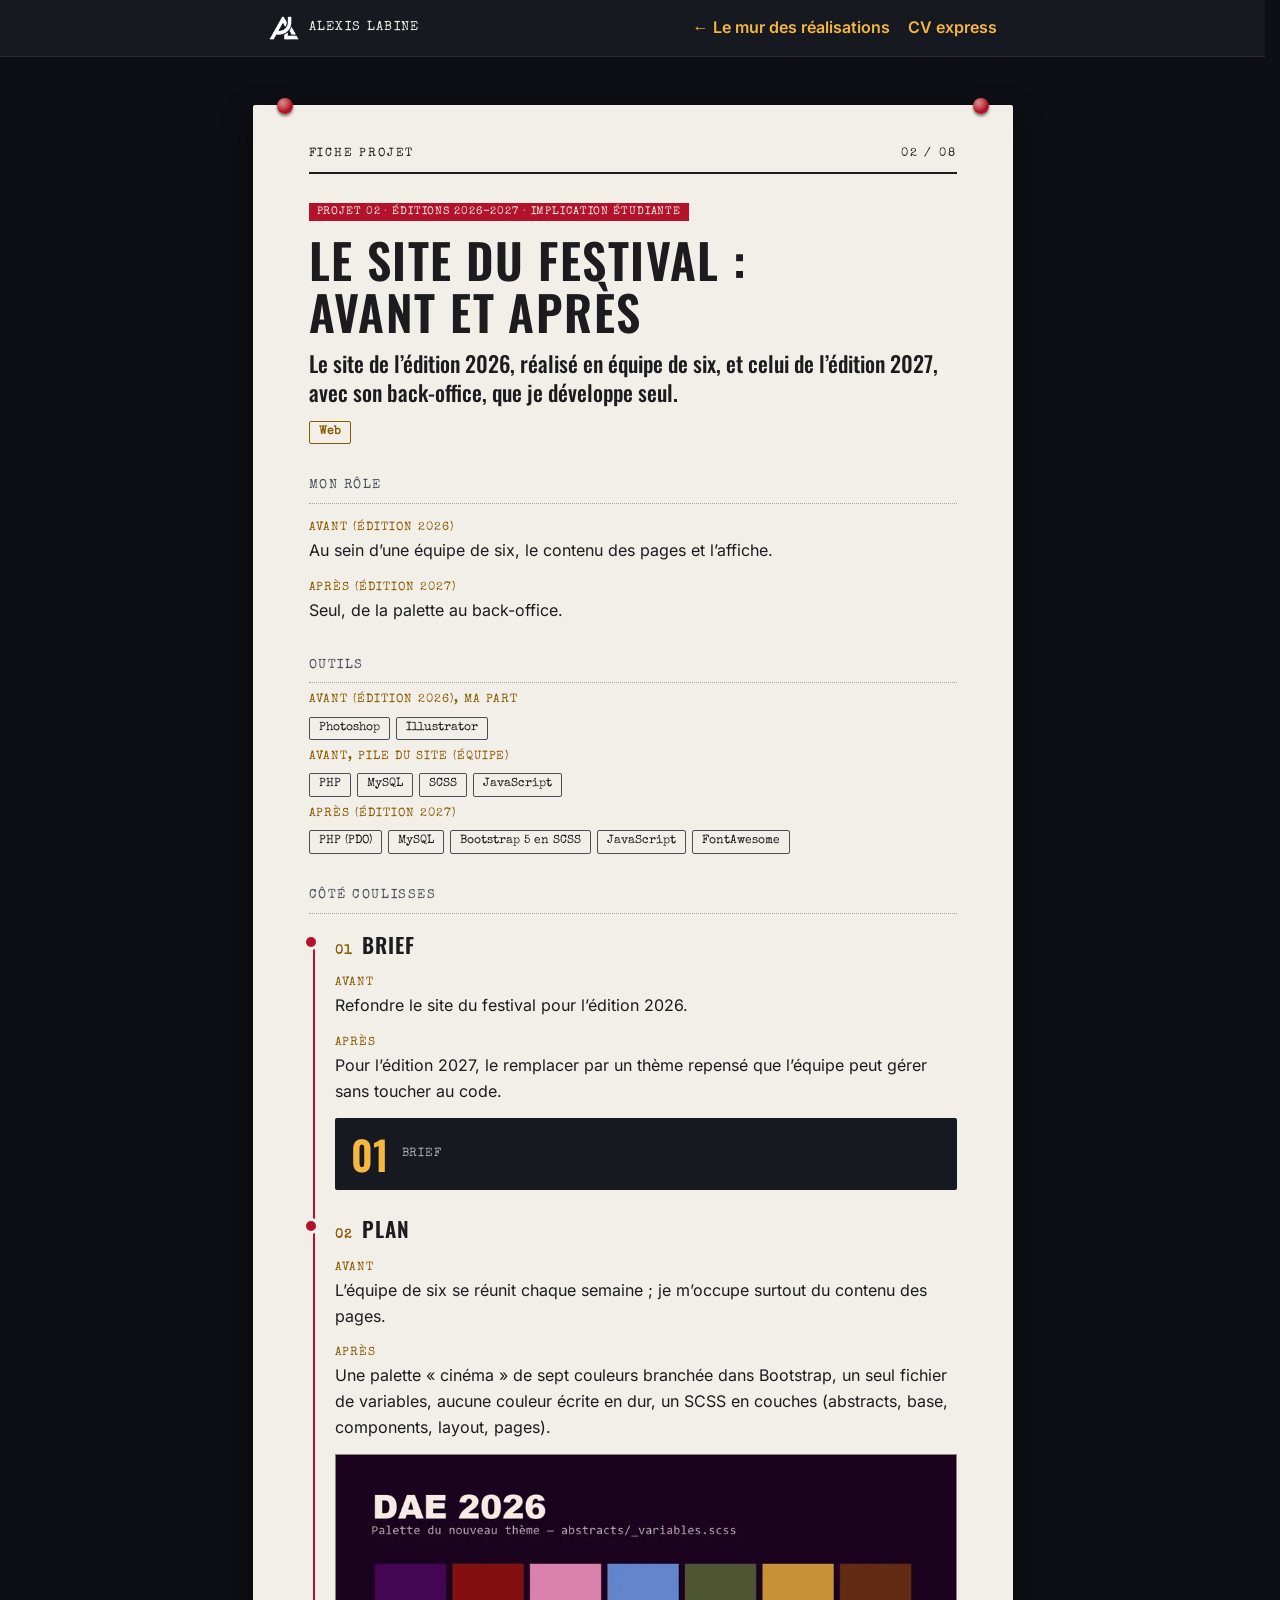
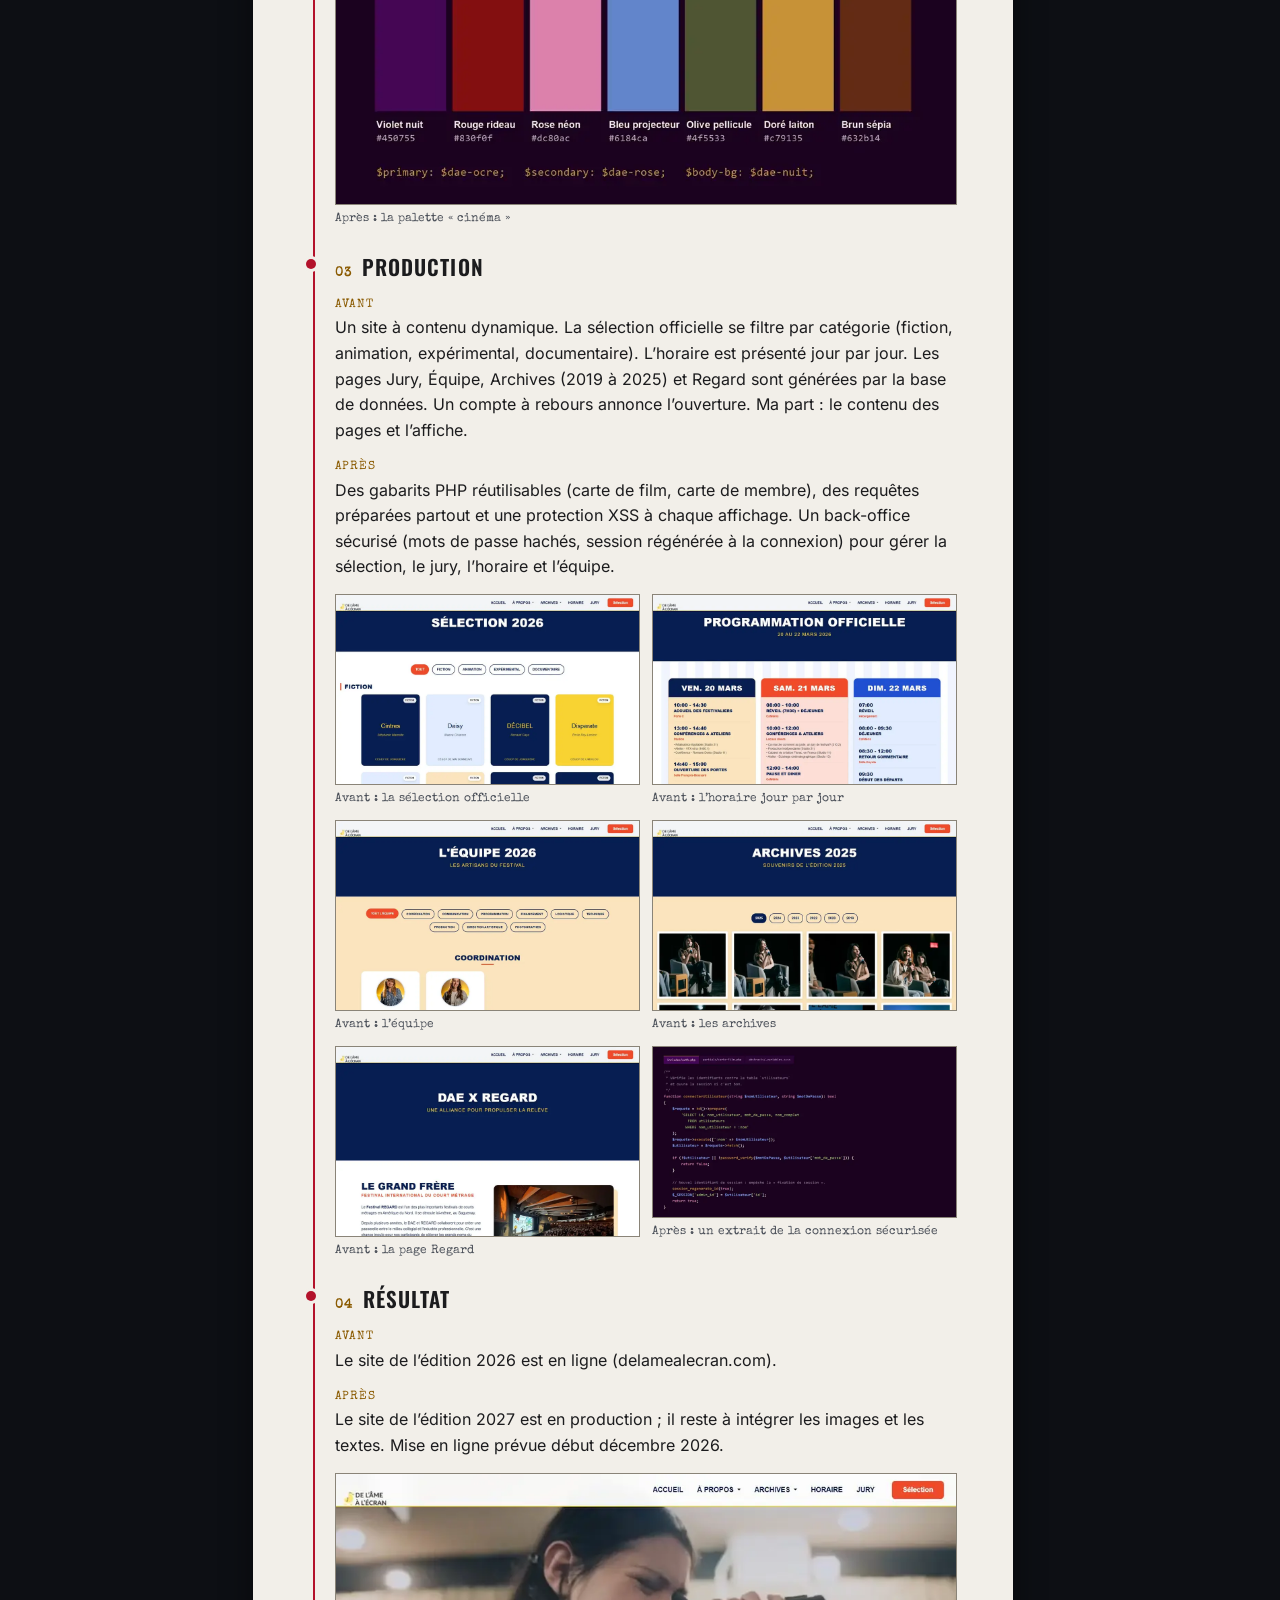
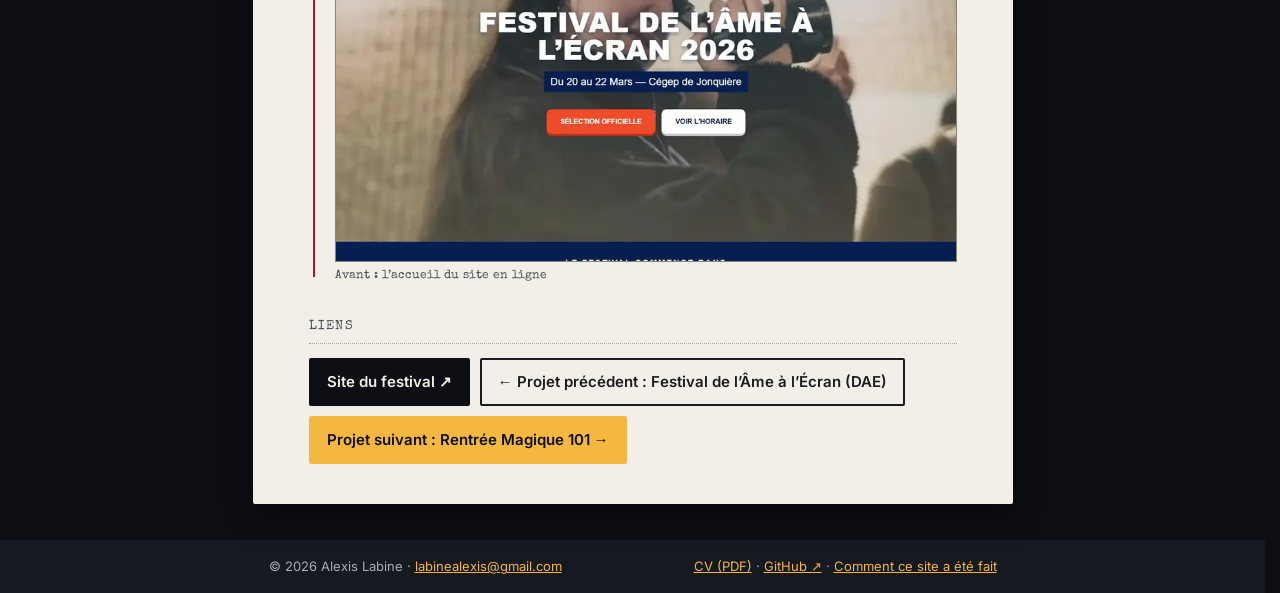
<file: projets/site-du-festival.html>
<!DOCTYPE html>
<html lang="fr-CA">
<head>
<meta charset="UTF-8">
<meta name="viewport" content="width=device-width, initial-scale=1.0, viewport-fit=cover">
<title>Le site du festival&nbsp;: avant et après — Alexis Labine</title>
<meta name="description" content="Le site de l’édition 2026, réalisé en équipe de six, et celui de l’édition 2027, avec son back-office, que je développe seul.">
<meta name="theme-color" content="#161920">
<link rel="icon" href="../favicon.ico" sizes="32x32">
<link rel="icon" type="image/png" href="../assets/img/logo/favicon-32.png">
<link rel="apple-touch-icon" href="../assets/img/logo/apple-touch-icon.png">
<link rel="canonical" href="https://portfolio.alexis-labine.techniquesmedia.com/projets/site-du-festival.html">
<meta property="og:url" content="https://portfolio.alexis-labine.techniquesmedia.com/projets/site-du-festival.html">
<meta property="og:type" content="website">
<meta property="og:locale" content="fr_CA">
<meta property="og:site_name" content="Alexis Labine">
<meta property="og:title" content="Le site du festival&nbsp;: avant et après — Alexis Labine">
<meta property="og:description" content="Le site de l’édition 2026, réalisé en équipe de six, et celui de l’édition 2027, avec son back-office, que je développe seul.">
<meta property="og:image" content="https://portfolio.alexis-labine.techniquesmedia.com/assets/img/partage.png">
<meta property="og:image:width" content="1200">
<meta property="og:image:height" content="630">
<meta property="og:image:alt" content="Alexis Labine, intégrateur multimédia · communication numérique">
<meta name="twitter:card" content="summary_large_image">
<meta name="twitter:title" content="Le site du festival&nbsp;: avant et après — Alexis Labine">
<meta name="twitter:description" content="Le site de l’édition 2026, réalisé en équipe de six, et celui de l’édition 2027, avec son back-office, que je développe seul.">
<meta name="twitter:image" content="https://portfolio.alexis-labine.techniquesmedia.com/assets/img/partage.png">

<!-- Polices de la charte (02, section 3) : encore sur Google Fonts jusqu'à la tâche 3.3. -->
<link rel="preload" href="../assets/fonts/oswald-latin-wght.woff2" as="font" type="font/woff2" crossorigin>
<link rel="preload" href="../assets/fonts/inter-latin-wght.woff2" as="font" type="font/woff2" crossorigin>

<!-- projet.css est COMPILÉ à partir de assets/scss/projet.scss (ne pas modifier à la main).
     Page sans JavaScript : elle marche seule, par son adresse (une URL par projet),
     et fiche-projet.js (tâche 4.6) en reprend l'<article> pour la modale. -->
<link rel="stylesheet" href="../assets/css/projet.css">
</head>

<body class="page-projet">
<a class="lien-evitement" href="#contenu">Aller au contenu</a>

<header class="barre">
  <div class="barre__interieur">
    <p class="barre__marque">
      <img src="../assets/img/logo/logo-ligne-du-temps.png" width="30" height="24" alt="">
      <span>Alexis Labine</span>
    </p>
    <nav class="barre__liens" aria-label="Navigation">
      <a class="barre__lien" href="../index.html#realisations">←&nbsp;Le mur des réalisations</a>
      <a class="barre__lien" href="../cv-express.html#realisations">CV express</a>
    </nav>
  </div>
</header>

<main id="contenu">
  <div class="feuille">
    <span class="punaise punaise--gauche" aria-hidden="true"></span>
    <span class="punaise punaise--droite" aria-hidden="true"></span>
    <p class="feuille__entete">
      <span>Fiche projet</span>
      <span>02&nbsp;/&nbsp;08</span>
    </p>

    <!-- ===== L'ARTICLE REPRIS EN MODALE PAR fiche-projet.js (4.6) ===== -->
    <article class="fiche" aria-labelledby="titre">
      <header class="fiche__entete">
        <p class="ruban">Projet 02 · Éditions 2026-2027 · Implication étudiante</p>
        <h1 class="fiche__titre" id="titre">Le site du festival&nbsp;: avant et après</h1>
        <p class="fiche__ligne">Le site de l’édition 2026, réalisé en équipe de six, et celui de l’édition 2027, avec son back-office, que je développe seul.</p>
      <div class="fiche__portes"><ul class="pastilles pastilles--portes" aria-label="Portes"><li>Web</li></ul></div>
      </header>

    <section class="fiche__rubrique" aria-labelledby="role">
      <h2 class="fiche__rubrique-titre" id="role">Mon rôle</h2>
          <p class="avap"><span class="avap__etiquette">Avant (édition 2026)</span><br>Au sein d’une équipe de six, le contenu des pages et l’affiche.</p>
          <p class="avap"><span class="avap__etiquette">Après (édition 2027)</span><br>Seul, de la palette au back-office.</p>
    </section>
    <section class="fiche__rubrique" aria-labelledby="outils">
      <h2 class="fiche__rubrique-titre" id="outils">Outils</h2>
      <div class="avap"><p class="avap__etiquette">Avant (édition 2026), ma part</p><ul class="pastilles"><li>Photoshop</li><li>Illustrator</li></ul></div>
      <div class="avap"><p class="avap__etiquette">Avant, pile du site (équipe)</p><ul class="pastilles"><li>PHP</li><li>MySQL</li><li>SCSS</li><li>JavaScript</li></ul></div>
      <div class="avap"><p class="avap__etiquette">Après (édition 2027)</p><ul class="pastilles"><li>PHP (PDO)</li><li>MySQL</li><li>Bootstrap 5 en SCSS</li><li>JavaScript</li><li>FontAwesome</li></ul></div>
    </section>

    <section class="fiche__rubrique" aria-labelledby="coulisses">
      <h2 class="fiche__rubrique-titre" id="coulisses">Côté coulisses</h2>
      <ol class="coulisses">
      <li class="etape">
        <h3 class="etape__titre"><span class="etape__numero" aria-hidden="true">01</span>Brief</h3>
        <div class="etape__texte">
          <p class="avap"><span class="avap__etiquette">Avant</span><br>Refondre le site du festival pour l’édition 2026.</p>
          <p class="avap"><span class="avap__etiquette">Après</span><br>Pour l’édition 2027, le remplacer par un thème repensé que l’équipe peut gérer sans toucher au code.</p>
        </div>
        <div class="etape__medias">
          <div class="carte-etape" aria-hidden="true">
            <span class="carte-etape__numero">01</span>
            <span class="carte-etape__texte">Brief</span>
          </div>
        </div>
      </li>
      <li class="etape">
        <h3 class="etape__titre"><span class="etape__numero" aria-hidden="true">02</span>Plan</h3>
        <div class="etape__texte">
          <p class="avap"><span class="avap__etiquette">Avant</span><br>L’équipe de six se réunit chaque semaine ; je m’occupe surtout du contenu des pages.</p>
          <p class="avap"><span class="avap__etiquette">Après</span><br>Une palette «&nbsp;cinéma&nbsp;» de sept couleurs branchée dans Bootstrap, un seul fichier de variables, aucune couleur écrite en dur, un SCSS en couches (abstracts, base, components, layout, pages).</p>
        </div>
        <div class="etape__medias">
          <figure class="media">
            <img class="media__image" src="../assets/img/projets/dae/theme-palette.webp" width="900" height="506" alt="Palette du nouveau thème&nbsp;: sept couleurs (violet nuit, rouge rideau, rose néon, bleu projecteur, olive pellicule, doré talon, brun sépia) avec leurs codes." loading="lazy" decoding="async">
            <figcaption class="media__legende">Après&nbsp;: la palette «&nbsp;cinéma&nbsp;»</figcaption>
          </figure>
        </div>
      </li>
      <li class="etape">
        <h3 class="etape__titre"><span class="etape__numero" aria-hidden="true">03</span>Production</h3>
        <div class="etape__texte">
          <p class="avap"><span class="avap__etiquette">Avant</span><br>Un site à contenu dynamique. La sélection officielle se filtre par catégorie (fiction, animation, expérimental, documentaire). L’horaire est présenté jour par jour. Les pages Jury, Équipe, Archives (2019 à 2025) et Regard sont générées par la base de données. Un compte à rebours annonce l’ouverture. Ma part&nbsp;: le contenu des pages et l’affiche.</p>
          <p class="avap"><span class="avap__etiquette">Après</span><br>Des gabarits PHP réutilisables (carte de film, carte de membre), des requêtes préparées partout et une protection XSS à chaque affichage. Un back-office sécurisé (mots de passe hachés, session régénérée à la connexion) pour gérer la sélection, le jury, l’horaire et l’équipe.</p>
        </div>
        <div class="etape__medias">
          <figure class="media">
            <img class="media__image" src="../assets/img/projets/dae/site-selection.webp" width="900" height="562" alt="Page Sélection 2026&nbsp;: les films classés par catégorie sur un fond crème." loading="lazy" decoding="async">
            <figcaption class="media__legende">Avant&nbsp;: la sélection officielle</figcaption>
          </figure>
          <figure class="media">
            <img class="media__image" src="../assets/img/projets/dae/site-horaire.webp" width="900" height="562" alt="Page Programmation officielle&nbsp;: trois colonnes, une par jour du festival." loading="lazy" decoding="async">
            <figcaption class="media__legende">Avant&nbsp;: l’horaire jour par jour</figcaption>
          </figure>
          <figure class="media">
            <img class="media__image" src="../assets/img/projets/dae/site-equipe.webp" width="900" height="562" alt="Page L’équipe 2026&nbsp;: les membres classés par comité, avec leurs portraits." loading="lazy" decoding="async">
            <figcaption class="media__legende">Avant&nbsp;: l’équipe</figcaption>
          </figure>
          <figure class="media">
            <img class="media__image" src="../assets/img/projets/dae/site-archives.webp" width="900" height="562" alt="Page Archives 2025&nbsp;: une grille de photos des éditions passées." loading="lazy" decoding="async">
            <figcaption class="media__legende">Avant&nbsp;: les archives</figcaption>
          </figure>
          <figure class="media">
            <img class="media__image" src="../assets/img/projets/dae/site-regard.webp" width="900" height="562" alt="Page DAE x Regard&nbsp;: un en-tête bleu marine et un texte sur le festival Regard." loading="lazy" decoding="async">
            <figcaption class="media__legende">Avant&nbsp;: la page Regard</figcaption>
          </figure>
          <figure class="media">
            <img class="media__image" src="../assets/img/projets/dae/theme-code.webp" width="900" height="506" alt="Extrait de code PHP sur fond sombre&nbsp;: la vérification sécurisée d’une connexion." loading="lazy" decoding="async">
            <figcaption class="media__legende">Après&nbsp;: un extrait de la connexion sécurisée</figcaption>
          </figure>
        </div>
      </li>
      <li class="etape">
        <h3 class="etape__titre"><span class="etape__numero" aria-hidden="true">04</span>Résultat</h3>
        <div class="etape__texte">
          <p class="avap"><span class="avap__etiquette">Avant</span><br>Le site de l’édition 2026 est en ligne (delamealecran.com).</p>
          <p class="avap"><span class="avap__etiquette">Après</span><br>Le site de l’édition 2027 est en production ; il reste à intégrer les images et les textes. Mise en ligne prévue début décembre 2026.</p>
        </div>
        <div class="etape__medias">
          <figure class="media">
            <img class="media__image" src="../assets/img/projets/dae/site-haut.webp" width="900" height="562" alt="Accueil du site de l’édition 2026&nbsp;: le titre Festival de l’Âme à l’Écran 2026 sur une photo, avec deux boutons." loading="lazy" decoding="async">
            <figcaption class="media__legende">Avant&nbsp;: l’accueil du site en ligne</figcaption>
          </figure>
        </div>
      </li>
      </ol>
    </section>


      <nav class="fiche__rubrique" aria-label="Liens du projet">
        <h2 class="fiche__rubrique-titre">Liens</h2>
        <div class="fiche__liens">
      <a class="bouton bouton--principal" href="https://www.delamealecran.com/" target="_blank" rel="noopener">Site du festival&nbsp;↗<span class="sr-seulement"> (s’ouvre dans un nouvel onglet)</span></a>
          <a class="bouton bouton--secondaire" href="festival-de-lame-a-lecran.html" data-projet-nav="precedent">←&nbsp;Projet précédent&nbsp;: Festival de l’Âme à l’Écran (DAE)</a>
          <a class="bouton bouton--ambre" data-projet-nav="suivant" href="rentree-magique-101.html">Projet suivant&nbsp;: Rentrée Magique 101&nbsp;→</a>
        </div>
      </nav>
    </article>
    <!-- ===== FIN DE L'ARTICLE ===== -->
  </div>
</main>

<footer class="pied">
  <div class="pied__interieur">
    <p>© 2026 Alexis Labine · <a href="mailto:labinealexis@gmail.com">labinealexis@gmail.com</a></p>
    <p><a href="../assets/Alexis_Labine_CV.pdf" download>CV (PDF)</a> · <a href="https://github.com/AlexisLabine">GitHub&nbsp;↗</a> · <a href="../comment-ce-site-a-ete-fait.html">Comment ce site a été fait</a></p>
  </div>
</footer>
</body>
</html>
</file>
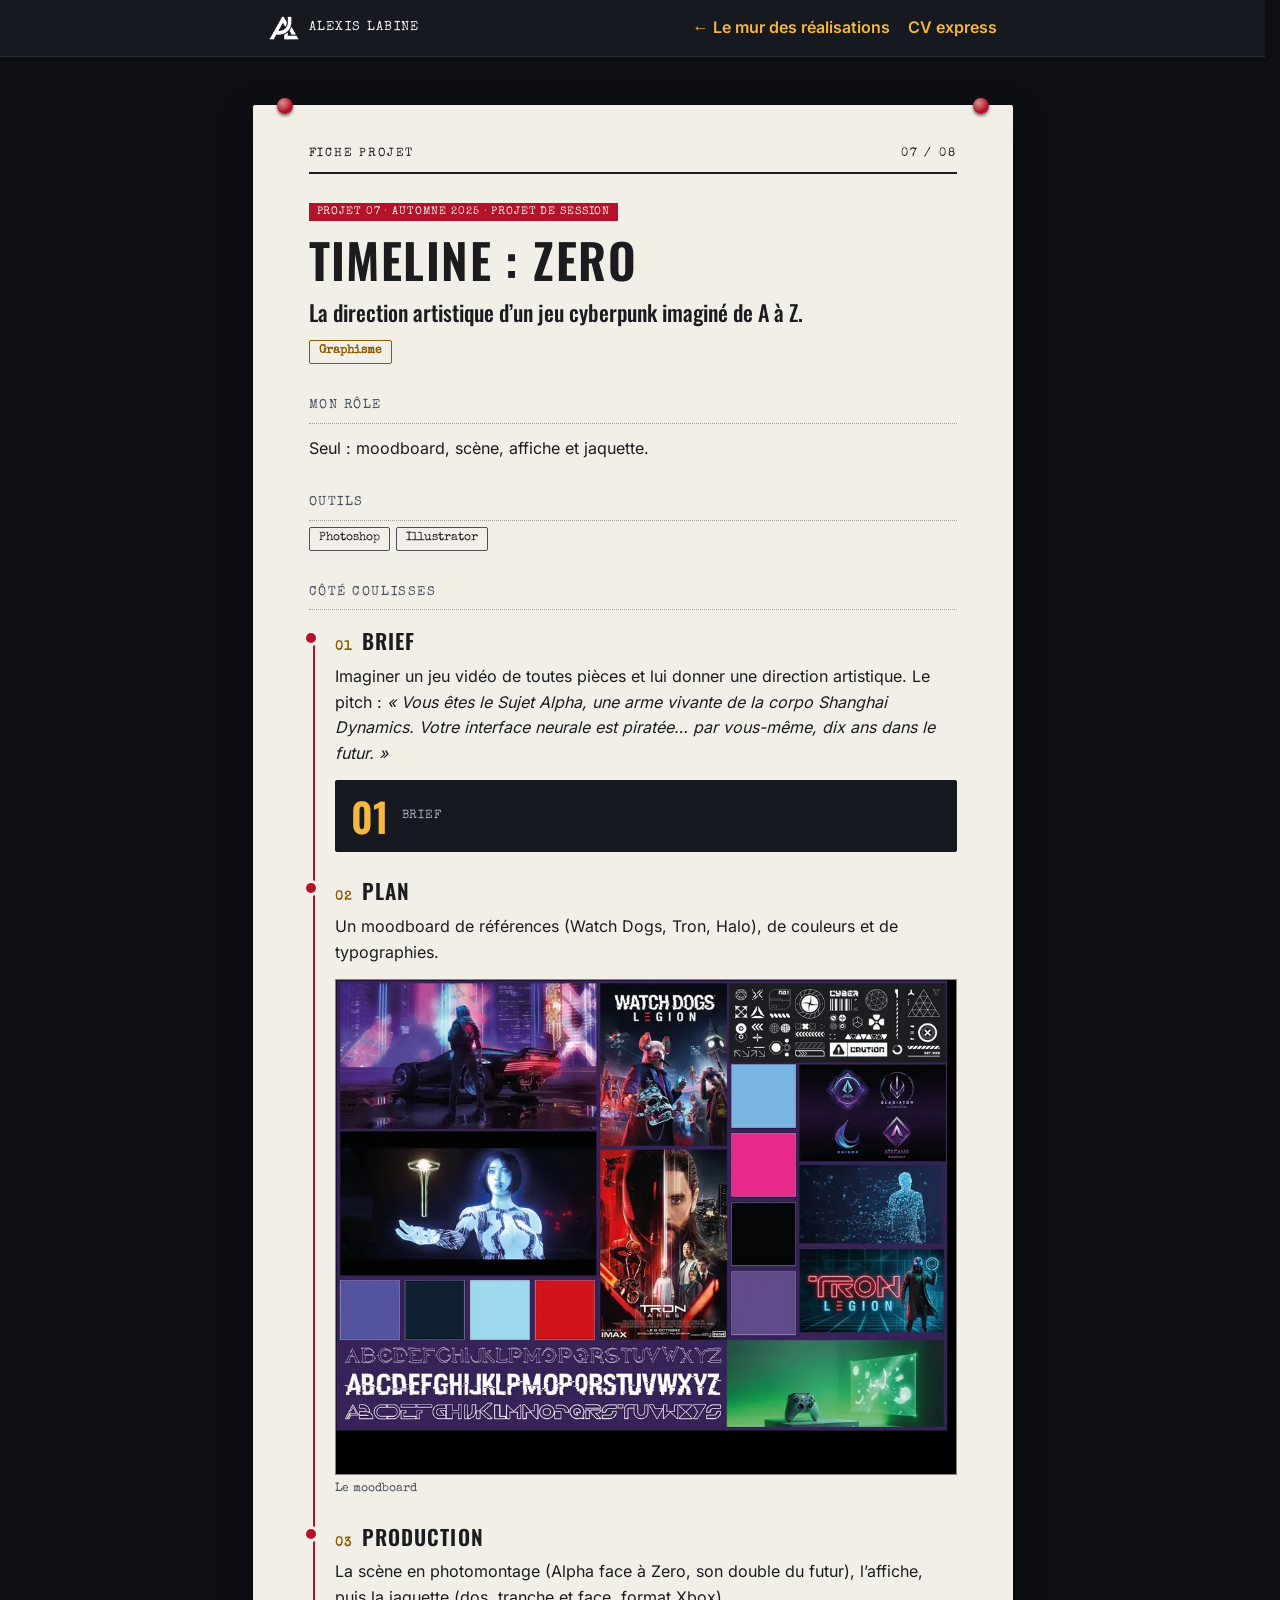
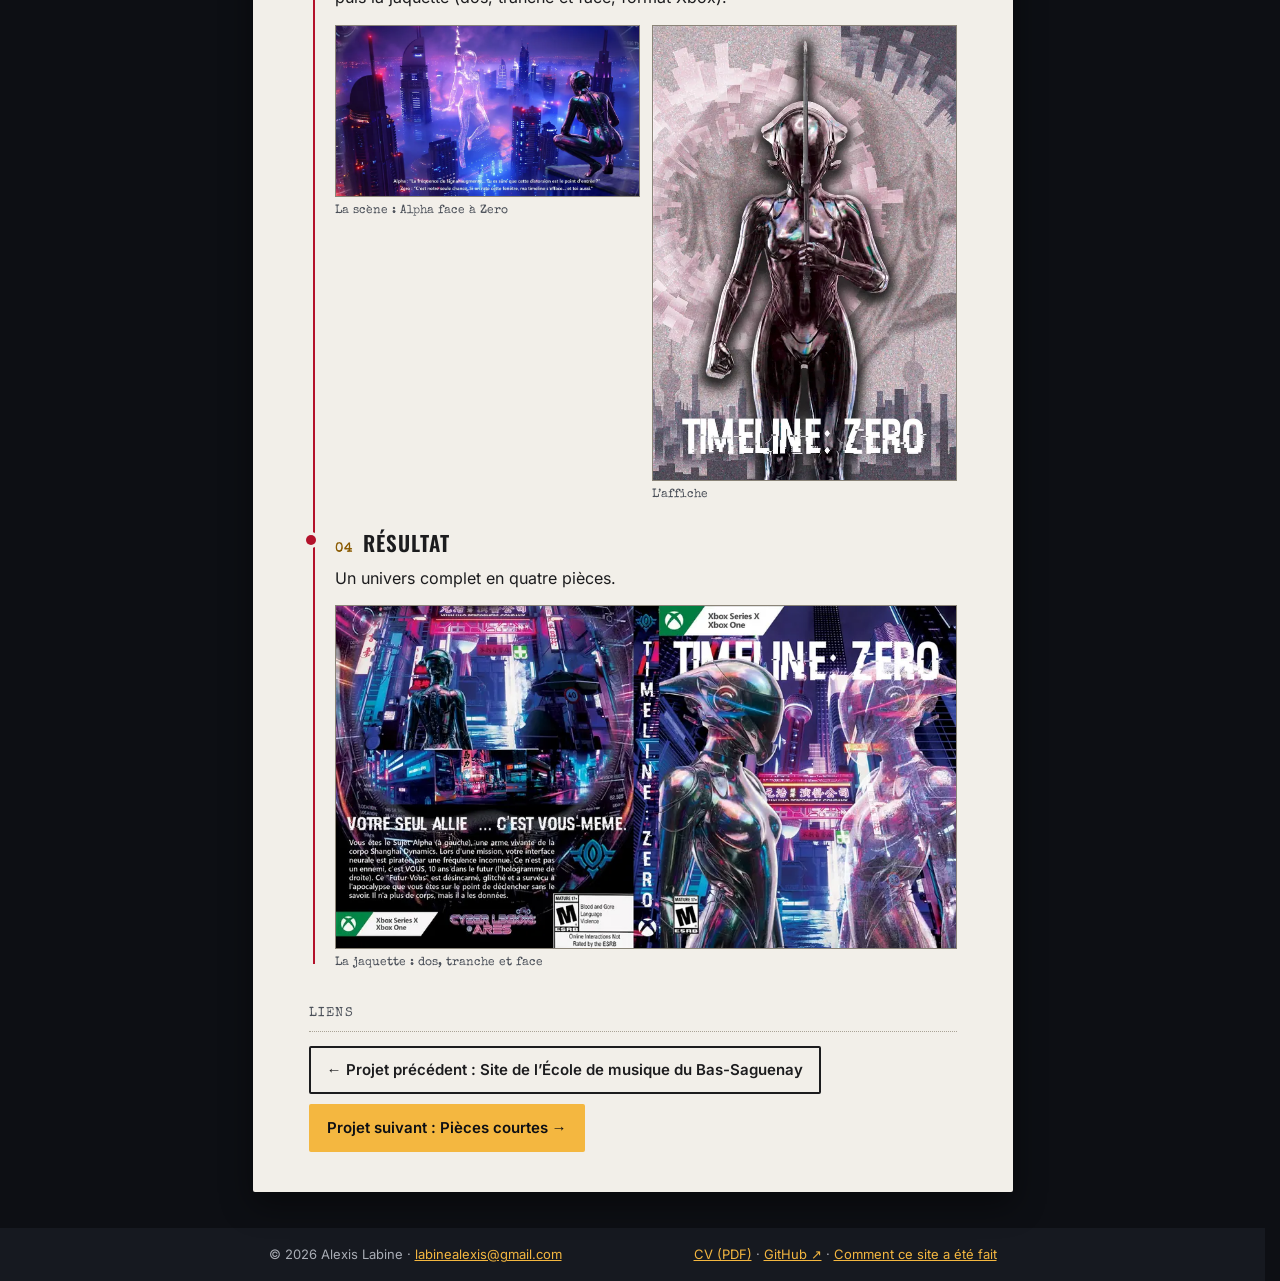
<file: projets/timeline-zero.html>
<!DOCTYPE html>
<html lang="fr-CA">
<head>
<meta charset="UTF-8">
<meta name="viewport" content="width=device-width, initial-scale=1.0, viewport-fit=cover">
<title>Timeline&nbsp;: Zero — Alexis Labine</title>
<meta name="description" content="La direction artistique d’un jeu cyberpunk imaginé de A à Z.">
<meta name="theme-color" content="#161920">
<link rel="icon" href="../favicon.ico" sizes="32x32">
<link rel="icon" type="image/png" href="../assets/img/logo/favicon-32.png">
<link rel="apple-touch-icon" href="../assets/img/logo/apple-touch-icon.png">
<link rel="canonical" href="https://portfolio.alexis-labine.techniquesmedia.com/projets/timeline-zero.html">
<meta property="og:url" content="https://portfolio.alexis-labine.techniquesmedia.com/projets/timeline-zero.html">
<meta property="og:type" content="website">
<meta property="og:locale" content="fr_CA">
<meta property="og:site_name" content="Alexis Labine">
<meta property="og:title" content="Timeline&nbsp;: Zero — Alexis Labine">
<meta property="og:description" content="La direction artistique d’un jeu cyberpunk imaginé de A à Z.">
<meta property="og:image" content="https://portfolio.alexis-labine.techniquesmedia.com/assets/img/partage.png">
<meta property="og:image:width" content="1200">
<meta property="og:image:height" content="630">
<meta property="og:image:alt" content="Alexis Labine, intégrateur multimédia · communication numérique">
<meta name="twitter:card" content="summary_large_image">
<meta name="twitter:title" content="Timeline&nbsp;: Zero — Alexis Labine">
<meta name="twitter:description" content="La direction artistique d’un jeu cyberpunk imaginé de A à Z.">
<meta name="twitter:image" content="https://portfolio.alexis-labine.techniquesmedia.com/assets/img/partage.png">

<!-- Polices de la charte (02, section 3) : encore sur Google Fonts jusqu'à la tâche 3.3. -->
<link rel="preload" href="../assets/fonts/oswald-latin-wght.woff2" as="font" type="font/woff2" crossorigin>
<link rel="preload" href="../assets/fonts/inter-latin-wght.woff2" as="font" type="font/woff2" crossorigin>

<!-- projet.css est COMPILÉ à partir de assets/scss/projet.scss (ne pas modifier à la main).
     Page sans JavaScript : elle marche seule, par son adresse (une URL par projet),
     et fiche-projet.js (tâche 4.6) en reprend l'<article> pour la modale. -->
<link rel="stylesheet" href="../assets/css/projet.css">
</head>

<body class="page-projet">
<a class="lien-evitement" href="#contenu">Aller au contenu</a>

<header class="barre">
  <div class="barre__interieur">
    <p class="barre__marque">
      <img src="../assets/img/logo/logo-ligne-du-temps.png" width="30" height="24" alt="">
      <span>Alexis Labine</span>
    </p>
    <nav class="barre__liens" aria-label="Navigation">
      <a class="barre__lien" href="../index.html#realisations">←&nbsp;Le mur des réalisations</a>
      <a class="barre__lien" href="../cv-express.html#realisations">CV express</a>
    </nav>
  </div>
</header>

<main id="contenu">
  <div class="feuille">
    <span class="punaise punaise--gauche" aria-hidden="true"></span>
    <span class="punaise punaise--droite" aria-hidden="true"></span>
    <p class="feuille__entete">
      <span>Fiche projet</span>
      <span>07&nbsp;/&nbsp;08</span>
    </p>

    <!-- ===== L'ARTICLE REPRIS EN MODALE PAR fiche-projet.js (4.6) ===== -->
    <article class="fiche" aria-labelledby="titre">
      <header class="fiche__entete">
        <p class="ruban">Projet 07 · Automne 2025 · Projet de session</p>
        <h1 class="fiche__titre" id="titre">Timeline&nbsp;: Zero</h1>
        <p class="fiche__ligne">La direction artistique d’un jeu cyberpunk imaginé de A à Z.</p>
      <div class="fiche__portes"><ul class="pastilles pastilles--portes" aria-label="Portes"><li>Graphisme</li></ul></div>
      </header>

    <section class="fiche__rubrique" aria-labelledby="role">
      <h2 class="fiche__rubrique-titre" id="role">Mon rôle</h2>
          <p class="fiche__texte">Seul&nbsp;: moodboard, scène, affiche et jaquette.</p>
    </section>
    <section class="fiche__rubrique" aria-labelledby="outils">
      <h2 class="fiche__rubrique-titre" id="outils">Outils</h2>
      <ul class="pastilles"><li>Photoshop</li><li>Illustrator</li></ul>
    </section>

    <section class="fiche__rubrique" aria-labelledby="coulisses">
      <h2 class="fiche__rubrique-titre" id="coulisses">Côté coulisses</h2>
      <ol class="coulisses">
      <li class="etape">
        <h3 class="etape__titre"><span class="etape__numero" aria-hidden="true">01</span>Brief</h3>
        <div class="etape__texte">
          <p>Imaginer un jeu vidéo de toutes pièces et lui donner une direction artistique. Le pitch&nbsp;: <em>«&nbsp;Vous êtes le Sujet Alpha, une arme vivante de la corpo Shanghai Dynamics. Votre interface neurale est piratée… par vous-même, dix ans dans le futur.&nbsp;»</em></p>
        </div>
        <div class="etape__medias">
          <div class="carte-etape" aria-hidden="true">
            <span class="carte-etape__numero">01</span>
            <span class="carte-etape__texte">Brief</span>
          </div>
        </div>
      </li>
      <li class="etape">
        <h3 class="etape__titre"><span class="etape__numero" aria-hidden="true">02</span>Plan</h3>
        <div class="etape__texte">
          <p>Un moodboard de références (Watch Dogs, Tron, Halo), de couleurs et de typographies.</p>
        </div>
        <div class="etape__medias">
          <figure class="media">
            <img class="media__image" src="../assets/img/projets/timeline-zero/moodboard.webp" width="900" height="717" alt="Moodboard&nbsp;: captures de jeux, visuels néon, palette de couleurs et alphabets de typographies." loading="lazy" decoding="async">
            <figcaption class="media__legende">Le moodboard</figcaption>
          </figure>
        </div>
      </li>
      <li class="etape">
        <h3 class="etape__titre"><span class="etape__numero" aria-hidden="true">03</span>Production</h3>
        <div class="etape__texte">
          <p>La scène en photomontage (Alpha face à Zero, son double du futur), l’affiche, puis la jaquette (dos, tranche et face, format Xbox).</p>
        </div>
        <div class="etape__medias">
          <figure class="media">
            <img class="media__image" src="../assets/img/projets/timeline-zero/scene.webp" width="900" height="506" alt="Photomontage&nbsp;: une silhouette féminine accroupie sur un toit, dans une ville cyberpunk aux néons violets et bleus." loading="lazy" decoding="async">
            <figcaption class="media__legende">La scène&nbsp;: Alpha face à Zero</figcaption>
          </figure>
          <figure class="media">
            <img class="media__image" src="../assets/img/projets/timeline-zero/affiche.webp" width="600" height="900" alt="Affiche du jeu&nbsp;: le titre Timeline&nbsp;: Zero à la verticale, à côté d’une silhouette métallique." loading="lazy" decoding="async">
            <figcaption class="media__legende">L’affiche</figcaption>
          </figure>
        </div>
      </li>
      <li class="etape">
        <h3 class="etape__titre"><span class="etape__numero" aria-hidden="true">04</span>Résultat</h3>
        <div class="etape__texte">
          <p>Un univers complet en quatre pièces.</p>
        </div>
        <div class="etape__medias">
          <figure class="media">
            <img class="media__image" src="../assets/img/projets/timeline-zero/jaquette.webp" width="900" height="497" alt="Jaquette du jeu à plat&nbsp;: dos, tranche et face, avec le titre Timeline&nbsp;: Zero." loading="lazy" decoding="async">
            <figcaption class="media__legende">La jaquette&nbsp;: dos, tranche et face</figcaption>
          </figure>
        </div>
      </li>
      </ol>
    </section>


      <nav class="fiche__rubrique" aria-label="Liens du projet">
        <h2 class="fiche__rubrique-titre">Liens</h2>
        <div class="fiche__liens">
          <a class="bouton bouton--secondaire" href="ecole-de-musique-du-bas-saguenay.html" data-projet-nav="precedent">←&nbsp;Projet précédent&nbsp;: Site de l’École de musique du Bas-Saguenay</a>
          <a class="bouton bouton--ambre" data-projet-nav="suivant" href="pieces-courtes.html">Projet suivant&nbsp;: Pièces courtes&nbsp;→</a>
        </div>
      </nav>
    </article>
    <!-- ===== FIN DE L'ARTICLE ===== -->
  </div>
</main>

<footer class="pied">
  <div class="pied__interieur">
    <p>© 2026 Alexis Labine · <a href="mailto:labinealexis@gmail.com">labinealexis@gmail.com</a></p>
    <p><a href="../assets/Alexis_Labine_CV.pdf" download>CV (PDF)</a> · <a href="https://github.com/AlexisLabine">GitHub&nbsp;↗</a> · <a href="../comment-ce-site-a-ete-fait.html">Comment ce site a été fait</a></p>
  </div>
</footer>
</body>
</html>
</file>
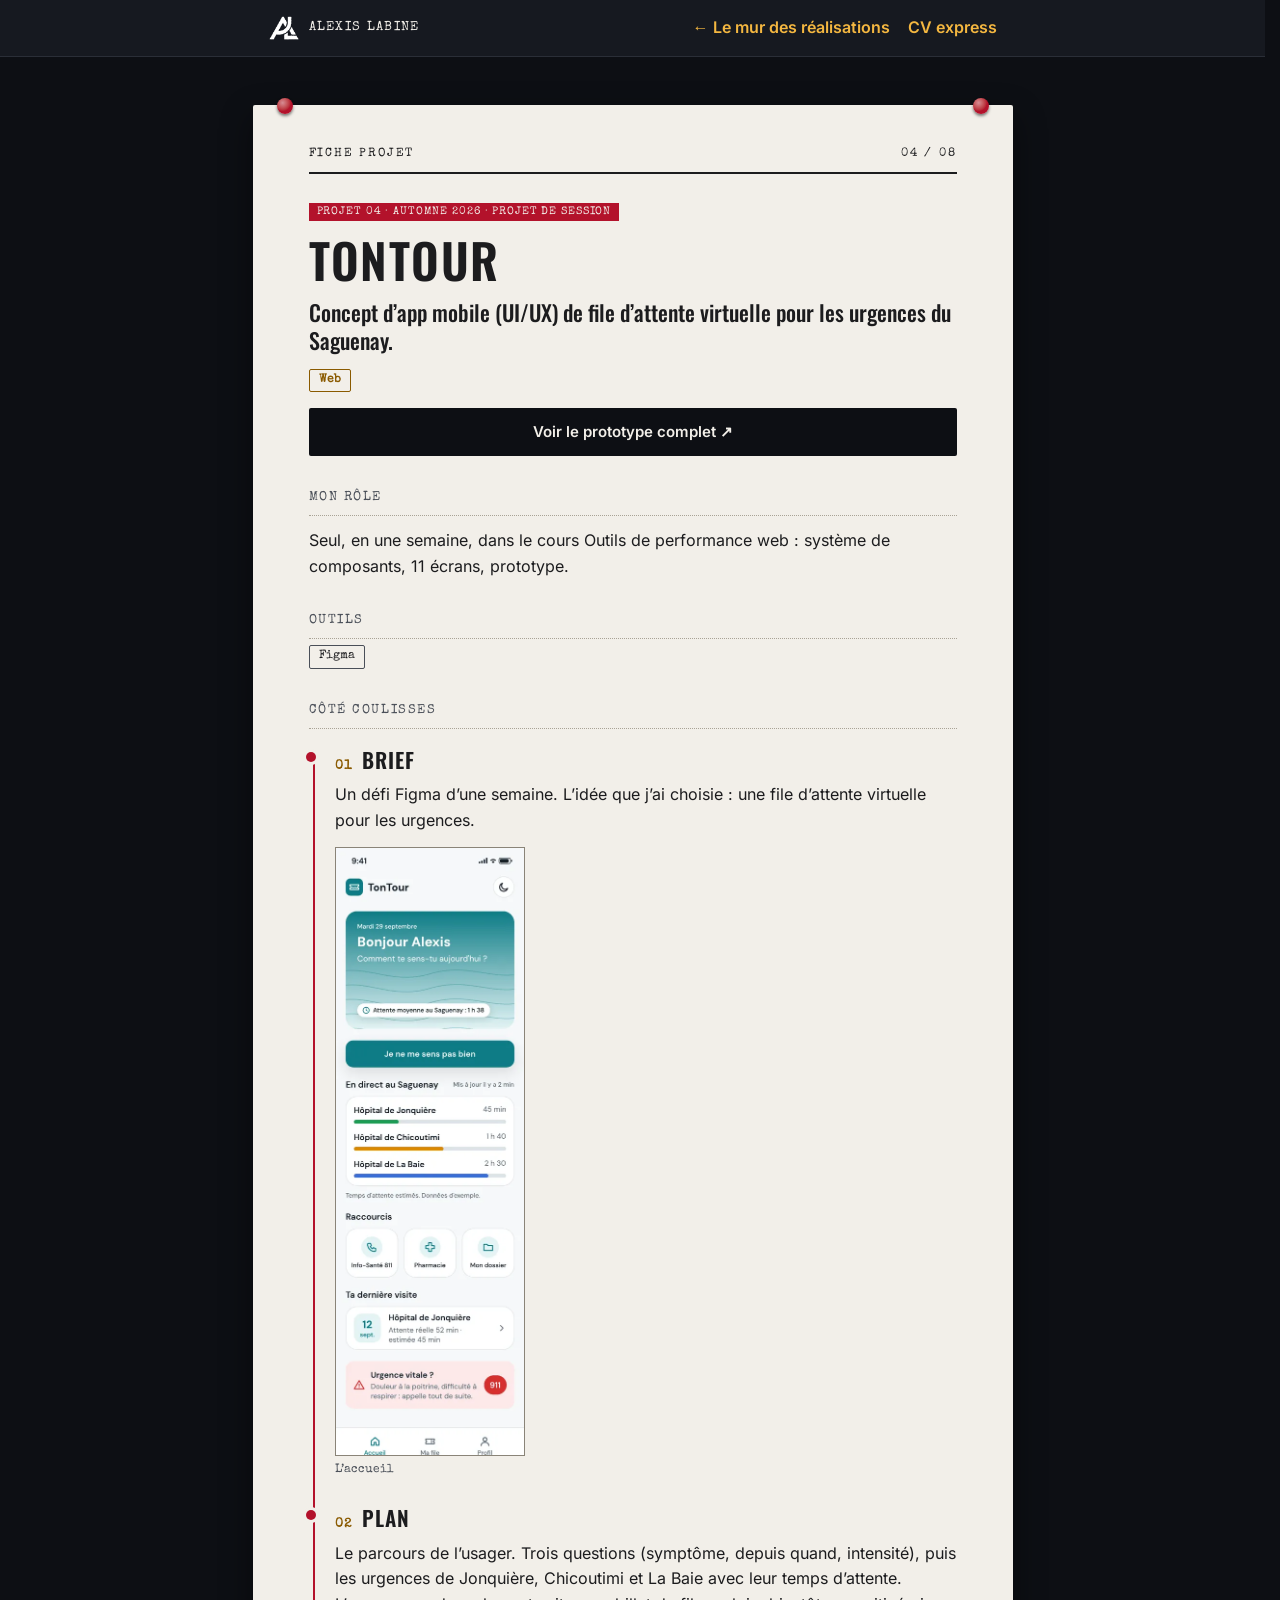
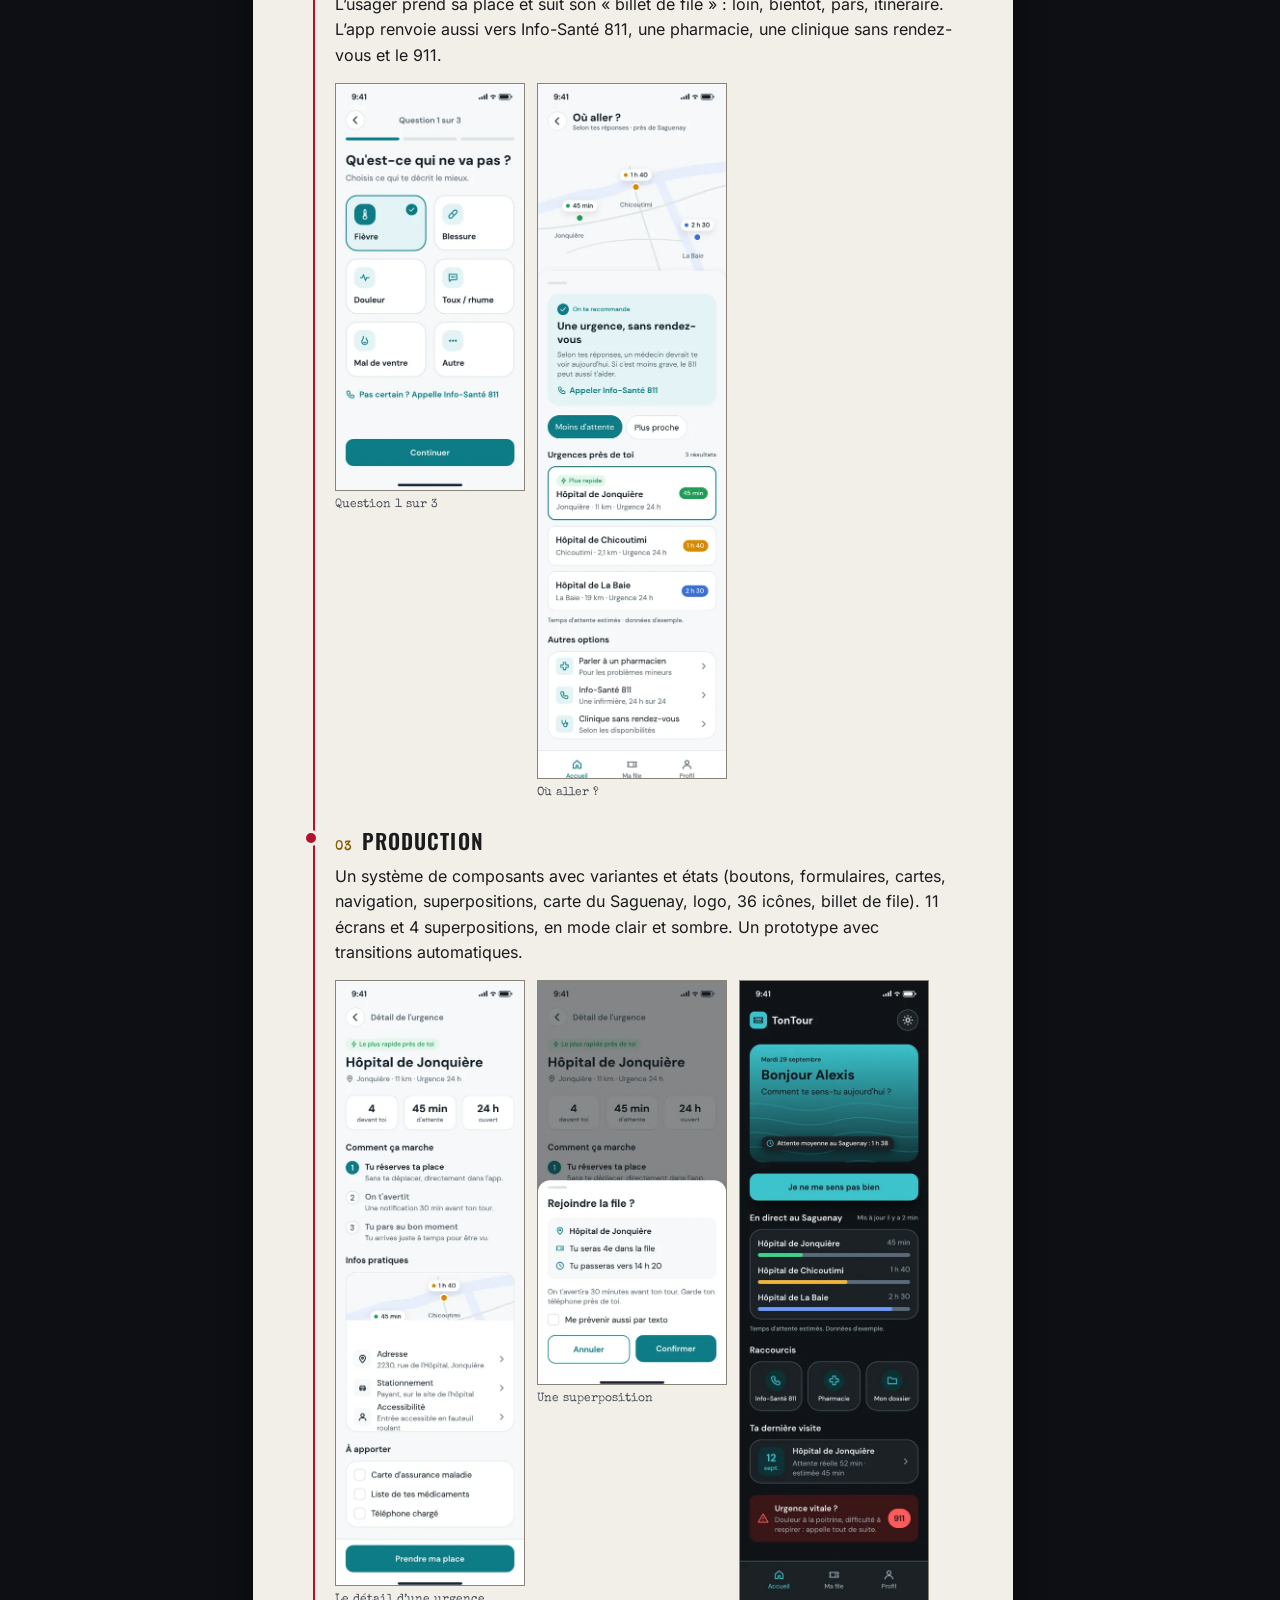
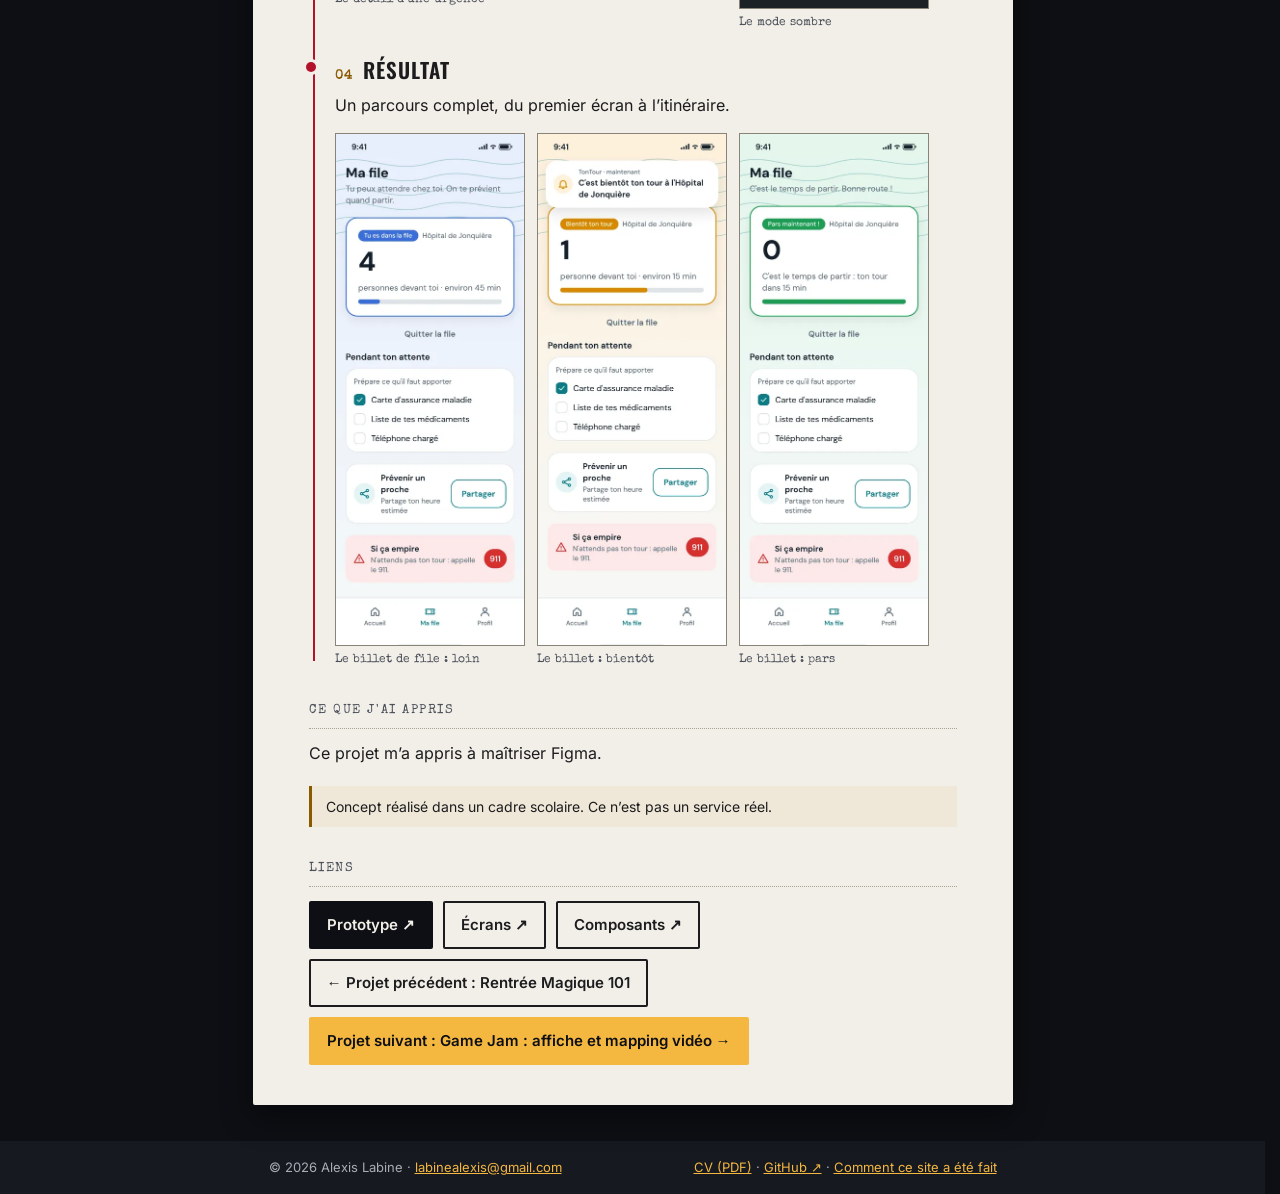
<file: projets/tontour.html>
<!DOCTYPE html>
<html lang="fr-CA">
<head>
<meta charset="UTF-8">
<meta name="viewport" content="width=device-width, initial-scale=1.0, viewport-fit=cover">
<title>TonTour — Alexis Labine</title>
<meta name="description" content="Concept d’app mobile (UI/UX) de file d’attente virtuelle pour les urgences du Saguenay.">
<meta name="theme-color" content="#161920">
<link rel="icon" href="../favicon.ico" sizes="32x32">
<link rel="icon" type="image/png" href="../assets/img/logo/favicon-32.png">
<link rel="apple-touch-icon" href="../assets/img/logo/apple-touch-icon.png">
<link rel="canonical" href="https://portfolio.alexis-labine.techniquesmedia.com/projets/tontour.html">
<meta property="og:url" content="https://portfolio.alexis-labine.techniquesmedia.com/projets/tontour.html">
<meta property="og:type" content="website">
<meta property="og:locale" content="fr_CA">
<meta property="og:site_name" content="Alexis Labine">
<meta property="og:title" content="TonTour — Alexis Labine">
<meta property="og:description" content="Concept d’app mobile (UI/UX) de file d’attente virtuelle pour les urgences du Saguenay.">
<meta property="og:image" content="https://portfolio.alexis-labine.techniquesmedia.com/assets/img/partage.png">
<meta property="og:image:width" content="1200">
<meta property="og:image:height" content="630">
<meta property="og:image:alt" content="Alexis Labine, intégrateur multimédia · communication numérique">
<meta name="twitter:card" content="summary_large_image">
<meta name="twitter:title" content="TonTour — Alexis Labine">
<meta name="twitter:description" content="Concept d’app mobile (UI/UX) de file d’attente virtuelle pour les urgences du Saguenay.">
<meta name="twitter:image" content="https://portfolio.alexis-labine.techniquesmedia.com/assets/img/partage.png">

<!-- Polices de la charte (02, section 3) : encore sur Google Fonts jusqu'à la tâche 3.3. -->
<link rel="preload" href="../assets/fonts/oswald-latin-wght.woff2" as="font" type="font/woff2" crossorigin>
<link rel="preload" href="../assets/fonts/inter-latin-wght.woff2" as="font" type="font/woff2" crossorigin>

<!-- projet.css est COMPILÉ à partir de assets/scss/projet.scss (ne pas modifier à la main).
     Page sans JavaScript : elle marche seule, par son adresse (une URL par projet),
     et fiche-projet.js (tâche 4.6) en reprend l'<article> pour la modale. -->
<link rel="stylesheet" href="../assets/css/projet.css">
</head>

<body class="page-projet">
<a class="lien-evitement" href="#contenu">Aller au contenu</a>

<header class="barre">
  <div class="barre__interieur">
    <p class="barre__marque">
      <img src="../assets/img/logo/logo-ligne-du-temps.png" width="30" height="24" alt="">
      <span>Alexis Labine</span>
    </p>
    <nav class="barre__liens" aria-label="Navigation">
      <a class="barre__lien" href="../index.html#realisations">←&nbsp;Le mur des réalisations</a>
      <a class="barre__lien" href="../cv-express.html#realisations">CV express</a>
    </nav>
  </div>
</header>

<main id="contenu">
  <div class="feuille">
    <span class="punaise punaise--gauche" aria-hidden="true"></span>
    <span class="punaise punaise--droite" aria-hidden="true"></span>
    <p class="feuille__entete">
      <span>Fiche projet</span>
      <span>04&nbsp;/&nbsp;08</span>
    </p>

    <!-- ===== L'ARTICLE REPRIS EN MODALE PAR fiche-projet.js (4.6) ===== -->
    <article class="fiche" aria-labelledby="titre">
      <header class="fiche__entete">
        <p class="ruban">Projet 04 · Automne 2026 · Projet de session</p>
        <h1 class="fiche__titre" id="titre">TonTour</h1>
        <p class="fiche__ligne">Concept d’app mobile (UI/UX) de file d’attente virtuelle pour les urgences du Saguenay.</p>
      <div class="fiche__portes"><ul class="pastilles pastilles--portes" aria-label="Portes"><li>Web</li></ul></div>
      <p class="fiche__acces"><a class="bouton bouton--principal" href="https://www.figma.com/proto/O4qELZWOZ3k8E7c2FzTnP7/TonTour-%E2%80%93-D%C3%A9fi-Figma.?node-id=45-292&amp;p=f&amp;scaling=min-zoom&amp;content-scaling=fixed&amp;page-id=1%3A3&amp;starting-point-node-id=45%3A292" target="_blank" rel="noopener">Voir le prototype complet&nbsp;↗<span class="sr-seulement"> (s’ouvre dans un nouvel onglet)</span></a></p>
      </header>

    <section class="fiche__rubrique" aria-labelledby="role">
      <h2 class="fiche__rubrique-titre" id="role">Mon rôle</h2>
          <p class="fiche__texte">Seul, en une semaine, dans le cours Outils de performance web&nbsp;: système de composants, 11 écrans, prototype.</p>
    </section>
    <section class="fiche__rubrique" aria-labelledby="outils">
      <h2 class="fiche__rubrique-titre" id="outils">Outils</h2>
      <ul class="pastilles"><li>Figma</li></ul>
    </section>

    <section class="fiche__rubrique" aria-labelledby="coulisses">
      <h2 class="fiche__rubrique-titre" id="coulisses">Côté coulisses</h2>
      <ol class="coulisses">
      <li class="etape">
        <h3 class="etape__titre"><span class="etape__numero" aria-hidden="true">01</span>Brief</h3>
        <div class="etape__texte">
          <p>Un défi Figma d’une semaine. L’idée que j’ai choisie&nbsp;: une file d’attente virtuelle pour les urgences.</p>
        </div>
        <div class="etape__medias etape__medias--hauteur">
          <figure class="media">
            <img class="media__image" src="../assets/img/projets/tontour/accueil.webp" width="390" height="1259" alt="Écran d’accueil de TonTour&nbsp;: «&nbsp;Bonjour Alexis&nbsp;», le bouton «&nbsp;Je ne me sens pas bien&nbsp;» et le temps d’attente des urgences de Jonquière, Chicoutimi et La Baie." loading="lazy" decoding="async">
            <figcaption class="media__legende">L’accueil</figcaption>
          </figure>
        </div>
      </li>
      <li class="etape">
        <h3 class="etape__titre"><span class="etape__numero" aria-hidden="true">02</span>Plan</h3>
        <div class="etape__texte">
          <p>Le parcours de l’usager. Trois questions (symptôme, depuis quand, intensité), puis les urgences de Jonquière, Chicoutimi et La Baie avec leur temps d’attente. L’usager prend sa place et suit son «&nbsp;billet de file&nbsp;»&nbsp;: loin, bientôt, pars, itinéraire. L’app renvoie aussi vers Info-Santé 811, une pharmacie, une clinique sans rendez-vous et le 911.</p>
        </div>
        <div class="etape__medias etape__medias--hauteur">
          <figure class="media">
            <img class="media__image" src="../assets/img/projets/tontour/question-1.webp" width="390" height="844" alt="Première des trois questions&nbsp;: «&nbsp;Qu’est-ce qui ne va pas ?&nbsp;», avec des choix comme fièvre, blessure, douleur." loading="lazy" decoding="async">
            <figcaption class="media__legende">Question 1 sur 3</figcaption>
          </figure>
          <figure class="media">
            <img class="media__image" src="../assets/img/projets/tontour/ou-aller.webp" width="390" height="1441" alt="Écran «&nbsp;Où aller ?&nbsp;»&nbsp;: une carte du Saguenay et la liste des urgences de Jonquière, Chicoutimi et La Baie avec leur temps d’attente." loading="lazy" decoding="async">
            <figcaption class="media__legende">Où aller ?</figcaption>
          </figure>
        </div>
      </li>
      <li class="etape">
        <h3 class="etape__titre"><span class="etape__numero" aria-hidden="true">03</span>Production</h3>
        <div class="etape__texte">
          <p>Un système de composants avec variantes et états (boutons, formulaires, cartes, navigation, superpositions, carte du Saguenay, logo, 36 icônes, billet de file). 11 écrans et 4 superpositions, en mode clair et sombre. Un prototype avec transitions automatiques.</p>
        </div>
        <div class="etape__medias etape__medias--hauteur">
          <figure class="media">
            <img class="media__image" src="../assets/img/projets/tontour/detail.webp" width="390" height="1253" alt="Détail de l’urgence de Jonquière&nbsp;: personnes devant soi, temps d’attente, heures d’ouverture et fonctionnement en trois étapes." loading="lazy" decoding="async">
            <figcaption class="media__legende">Le détail d’une urgence</figcaption>
          </figure>
          <figure class="media">
            <img class="media__image" src="../assets/img/projets/tontour/rejoindre.webp" width="390" height="837" alt="Fenêtre «&nbsp;Rejoindre la file ?&nbsp;» superposée au détail, avec les boutons Annuler et Confirmer." loading="lazy" decoding="async">
            <figcaption class="media__legende">Une superposition</figcaption>
          </figure>
          <figure class="media">
            <img class="media__image" src="../assets/img/projets/tontour/accueil-sombre.webp" width="390" height="1300" alt="L’écran d’accueil en mode sombre." loading="lazy" decoding="async">
            <figcaption class="media__legende">Le mode sombre</figcaption>
          </figure>
        </div>
      </li>
      <li class="etape">
        <h3 class="etape__titre"><span class="etape__numero" aria-hidden="true">04</span>Résultat</h3>
        <div class="etape__texte">
          <p>Un parcours complet, du premier écran à l’itinéraire.</p>
        </div>
        <div class="etape__medias etape__medias--hauteur">
          <figure class="media">
            <img class="media__image" src="../assets/img/projets/tontour/ma-file.webp" width="390" height="1061" alt="Écran «&nbsp;Ma file&nbsp;»&nbsp;: «&nbsp;4 personnes devant toi, environ 45 min&nbsp;», avec une liste de ce qu’il faut apporter." loading="lazy" decoding="async">
            <figcaption class="media__legende">Le billet de file&nbsp;: loin</figcaption>
          </figure>
          <figure class="media">
            <img class="media__image" src="../assets/img/projets/tontour/bientot.webp" width="390" height="1061" alt="Notification «&nbsp;C’est bientôt ton tour à l’Hôpital de Jonquière&nbsp;» et billet de file&nbsp;: une personne devant toi." loading="lazy" decoding="async">
            <figcaption class="media__legende">Le billet&nbsp;: bientôt</figcaption>
          </figure>
          <figure class="media">
            <img class="media__image" src="../assets/img/projets/tontour/pars-maintenant.webp" width="390" height="1061" alt="Billet de file en vert&nbsp;: «&nbsp;Pars maintenant !&nbsp;», c’est le temps de partir." loading="lazy" decoding="async">
            <figcaption class="media__legende">Le billet&nbsp;: pars</figcaption>
          </figure>
        </div>
      </li>
      </ol>
    </section>

    <section class="fiche__rubrique" aria-labelledby="apprentissage">
      <h2 class="fiche__rubrique-titre" id="apprentissage">Ce que j'ai appris</h2>
          <p class="fiche__texte">Ce projet m’a appris à maîtriser Figma.</p>
    </section>
    <p class="fiche__mention">Concept réalisé dans un cadre scolaire. Ce n’est pas un service réel.</p>

      <nav class="fiche__rubrique" aria-label="Liens du projet">
        <h2 class="fiche__rubrique-titre">Liens</h2>
        <div class="fiche__liens">
      <a class="bouton bouton--principal" href="https://www.figma.com/proto/O4qELZWOZ3k8E7c2FzTnP7/TonTour-%E2%80%93-D%C3%A9fi-Figma.?node-id=45-292&amp;p=f&amp;scaling=min-zoom&amp;content-scaling=fixed&amp;page-id=1%3A3&amp;starting-point-node-id=45%3A292" target="_blank" rel="noopener">Prototype&nbsp;↗<span class="sr-seulement"> (s’ouvre dans un nouvel onglet)</span></a>
      <a class="bouton bouton--secondaire" href="https://www.figma.com/design/O4qELZWOZ3k8E7c2FzTnP7/TonTour-%E2%80%93-D%C3%A9fi-Figma.?node-id=1-3" target="_blank" rel="noopener">Écrans&nbsp;↗<span class="sr-seulement"> (s’ouvre dans un nouvel onglet)</span></a>
      <a class="bouton bouton--secondaire" href="https://www.figma.com/design/O4qELZWOZ3k8E7c2FzTnP7/TonTour-%E2%80%93-D%C3%A9fi-Figma.?node-id=1-2" target="_blank" rel="noopener">Composants&nbsp;↗<span class="sr-seulement"> (s’ouvre dans un nouvel onglet)</span></a>
          <a class="bouton bouton--secondaire" href="rentree-magique-101.html" data-projet-nav="precedent">←&nbsp;Projet précédent&nbsp;: Rentrée Magique 101</a>
          <a class="bouton bouton--ambre" data-projet-nav="suivant" href="game-jam.html">Projet suivant&nbsp;: Game Jam&nbsp;: affiche et mapping vidéo&nbsp;→</a>
        </div>
      </nav>
    </article>
    <!-- ===== FIN DE L'ARTICLE ===== -->
  </div>
</main>

<footer class="pied">
  <div class="pied__interieur">
    <p>© 2026 Alexis Labine · <a href="mailto:labinealexis@gmail.com">labinealexis@gmail.com</a></p>
    <p><a href="../assets/Alexis_Labine_CV.pdf" download>CV (PDF)</a> · <a href="https://github.com/AlexisLabine">GitHub&nbsp;↗</a> · <a href="../comment-ce-site-a-ete-fait.html">Comment ce site a été fait</a></p>
  </div>
</footer>
</body>
</html>
</file>
<file: assets/css/style.css>
@charset "UTF-8";
/* STYLE.CSS — FICHIER COMPILÉ à partir de assets/scss/style.scss.
   Ne pas le modifier à la main : éditer les partials, puis recompiler. */
@font-face {
  font-family: "Oswald";
  font-style: normal;
  font-weight: 200 700;
  font-display: swap;
  src: url("../fonts/oswald-latin-wght.woff2") format("woff2");
}
@font-face {
  font-family: "Inter";
  font-style: normal;
  font-weight: 100 900;
  font-display: swap;
  src: url("../fonts/inter-latin-wght.woff2") format("woff2");
}
@font-face {
  font-family: "Special Elite";
  font-style: normal;
  font-weight: 400;
  font-display: swap;
  src: url("../fonts/special-elite-latin-400.woff2") format("woff2");
}
:root {
  --fond: #0D0F14;
  --fond-eleve: #161920;
  --fond-profond: #050507;
  --trait: #2A2E37;
  --bordure-champ: #646A76;
  --texte: #F2EFE9;
  --texte-doux: #A9ADB5;
  --bois: #3B2E27;
  --papier: #F2EFE9;
  --papier-note: #EFE8D8;
  --encre: #1C1C1E;
  --encre-douce: #4A4F58;
  --bordure-papier: #8A8478;
  --pointille: #A9A396;
  --accent: #F4B740;
  --accent-papier: #8A5A00;
  --signature: #B3122B;
  --lumiere-1: #FF2E9A;
  --lumiere-2: #00E5FF;
  --lumiere-3: #8B2FE0;
  --lumiere-texte: #7FF2FF;
  --fond-scene: #0A0810;
  --bois-degrade: linear-gradient(
    180deg,
    color-mix(in srgb, var(--bois) 90%, white),
    var(--bois) 40%,
    color-mix(in srgb, var(--bois) 60%, black)
  );
  --beton: linear-gradient(180deg, var(--fond-eleve), var(--fond));
  --ombre-papier: 0 12px 32px rgb(0 0 0 / 0.45);
  --ombre-portee: drop-shadow(0 14px 16px rgb(0 0 0 / 0.55));
}

*,
*::before,
*::after {
  box-sizing: border-box;
}

html {
  scrollbar-gutter: stable;
}
html.mode-tactile:not(.mouvement-reduit) {
  scroll-behavior: smooth;
}

body {
  margin: 0;
  background: var(--fond);
  color: var(--texte);
  font-family: "Inter", "Segoe UI", sans-serif;
  font-size: 17px;
  line-height: 1.5;
  overflow-x: hidden;
}
body.modale-active {
  overflow: hidden;
}

img {
  display: block;
  max-width: 100%;
}

h1,
h2,
h3,
p {
  margin: 0;
}

:focus-visible {
  outline: 2px solid var(--accent);
  outline-offset: 3px;
}

.lien-evitement {
  position: absolute;
  top: 0;
  left: 16px;
  z-index: 100;
  padding: 12px 16px;
  background: var(--accent);
  color: var(--fond) !important;
  font-weight: 600;
  transform: translateY(-120%);
}
.lien-evitement:focus-visible {
  transform: none;
  outline-color: var(--texte);
}

.mention {
  font-family: "Special Elite", "Courier New", monospace;
  font-size: 13px;
  letter-spacing: 0.1em;
  text-transform: uppercase;
  color: var(--accent);
}

.titre-bloc {
  font-family: "Oswald", "Arial Narrow", sans-serif;
  font-weight: 600;
  font-size: clamp(32px, 5vw, 40px);
  line-height: 1.1;
  letter-spacing: 0.08em;
  text-transform: uppercase;
}

.sous-titre {
  font-family: "Oswald", "Arial Narrow", sans-serif;
  font-weight: 500;
  font-size: clamp(22px, 3vw, 28px);
  color: var(--texte-doux);
}

.entete {
  position: relative;
  z-index: 1;
  display: grid;
  gap: 10px;
  max-width: 640px;
  margin: 0 auto;
  text-align: center;
}
.entete__intro {
  font-size: 16px;
  color: rgba(242, 239, 233, 0.75);
}

.accueil {
  position: relative;
  width: 100%;
  height: 100vh;
  height: 100dvh;
  overflow: hidden;
}
html.mode-tactile .accueil {
  height: calc(100vh - var(--hauteur-barre));
  height: calc(100dvh - var(--hauteur-barre));
}
.accueil__revelation {
  position: absolute;
  inset: 0;
  z-index: 0;
  display: flex;
  flex-direction: column;
  align-items: center;
  justify-content: center;
  gap: 18px;
  padding: 16px;
  text-align: center;
  opacity: 0;
  background: radial-gradient(circle at 50% 45%, rgba(244, 183, 64, 0.08), transparent 60%), var(--fond);
}
.accueil__revelation-titre {
  font-family: "Oswald", "Arial Narrow", sans-serif;
  font-weight: 700;
  font-size: clamp(36px, 8vw, 72px);
  letter-spacing: 0.1em;
  text-transform: uppercase;
}
.accueil__descendre {
  font-family: "Oswald", "Arial Narrow", sans-serif;
  font-size: 16px;
  letter-spacing: 0.2em;
  text-transform: uppercase;
  color: var(--texte);
  text-decoration: none;
  border: 1px solid var(--texte-doux);
  padding: 10px 24px;
  transition: color 0.3s, border-color 0.3s;
}
.accueil__descendre span {
  display: inline-block;
  animation: rebond 1.6s ease-in-out infinite;
}
.accueil__descendre:hover, .accueil__descendre:focus-visible {
  color: var(--accent);
  border-color: var(--accent);
}

@keyframes rebond {
  0%, 100% {
    translate: 0 0;
  }
  50% {
    translate: 0 5px;
  }
}
.porte {
  position: absolute;
  top: 0;
  bottom: 0;
  width: 50%;
  height: 100%;
  z-index: 1;
  object-fit: cover;
  display: block;
}

#porte-gauche {
  left: 0;
  border-right: 2px solid var(--fond);
}

#porte-droite {
  right: 0;
  border-left: 2px solid var(--fond);
}

#brume {
  position: absolute;
  inset: 0;
  width: 100%;
  height: 100%;
  z-index: 3;
  touch-action: pan-y;
  /* La brume passe devant le bouton (visuellement), donc on la rend
     "transparente aux clics" pour que le bouton reste cliquable en dessous. */
  pointer-events: none;
}

.plaque {
  position: absolute;
  top: 50%;
  left: 50%;
  z-index: 4;
  translate: -50% -50%;
  display: grid;
  justify-items: center;
  gap: 12px;
  width: min(92vw, 640px);
  max-height: calc(100% - 80px);
  overflow-y: auto;
  padding: 40px 48px;
  border: 1px solid rgba(255, 255, 255, 0.14);
  border-radius: 2px;
  background: color-mix(in srgb, var(--fond) 90%, transparent);
  box-shadow: 0 24px 60px rgba(0, 0, 0, 0.6);
  text-align: center;
}
@media (max-width: 768px) {
  .plaque {
    gap: 10px;
    width: min(92vw, 640px);
    padding: 28px 20px;
  }
}
@media (max-height: 520px) {
  .plaque {
    gap: 6px;
    padding: 16px 24px;
  }
}
.plaque__ruban {
  margin: 0;
  font-family: "Special Elite", "Courier New", monospace;
  font-size: 12px;
  letter-spacing: 0.18em;
  text-transform: uppercase;
  color: var(--accent);
}
.plaque__nom {
  margin: 0;
  font-family: "Oswald", "Arial Narrow", sans-serif;
  font-weight: 600;
  font-size: 56px;
  line-height: 1.05;
  letter-spacing: 0.05em;
  text-transform: uppercase;
}
@media (max-width: 768px) {
  .plaque__nom {
    font-size: 40px;
  }
}
@media (max-height: 520px) {
  .plaque__nom {
    font-size: 36px;
  }
}
.plaque__titre {
  margin: 0;
  font-family: "Inter", "Segoe UI", sans-serif;
  font-size: 16px;
  letter-spacing: 0.04em;
  color: var(--texte-doux);
}
@media (max-width: 768px) {
  .plaque__titre {
    font-size: 15px;
  }
}
.plaque__trait {
  display: block;
  width: 56px;
  height: 2px;
  margin: 4px 0;
  background: var(--accent);
}
.plaque__accroche {
  margin: 0;
  max-width: 34ch;
  text-wrap: balance;
  font-family: "Oswald", "Arial Narrow", sans-serif;
  font-weight: 400;
  font-size: 21px;
  line-height: 1.3;
}
@media (max-width: 768px) {
  .plaque__accroche {
    font-size: 19px;
  }
}
.plaque__actions {
  display: flex;
  flex-wrap: wrap;
  justify-content: center;
  gap: 12px;
  margin-top: 12px;
}
@media (max-height: 520px) {
  .plaque__actions {
    margin-top: 4px;
  }
}
@media (max-width: 768px) {
  .plaque__actions {
    flex-direction: column;
    align-items: stretch;
    width: 100%;
  }
}
.plaque__bouton {
  display: inline-flex;
  align-items: center;
  justify-content: center;
  min-height: 48px;
  padding: 0 28px;
  border: 2px solid transparent;
  border-radius: 2px;
  font-family: "Inter", "Segoe UI", sans-serif;
  font-weight: 600;
  font-size: 16px;
  text-decoration: none;
  cursor: pointer;
  -webkit-tap-highlight-color: transparent;
  transition: background 0.2s, border-color 0.2s;
}
.plaque__bouton--principal {
  background: var(--accent);
  color: var(--fond);
}
.plaque__bouton--principal:hover {
  background: color-mix(in srgb, var(--accent) 85%, white);
}
.plaque__bouton--secondaire {
  border-color: var(--bordure-champ);
  background: transparent;
  color: var(--texte);
}
.plaque__bouton--secondaire:hover {
  border-color: var(--texte);
}
.plaque__courriel {
  margin-top: 4px;
  min-height: 24px;
  font-size: 15px;
  color: var(--texte-doux);
  text-underline-offset: 3px;
}
.plaque__courriel:hover {
  color: var(--texte);
}

.accueil__consigne {
  position: absolute;
  right: 0;
  bottom: 0;
  left: 0;
  z-index: 4;
  margin: 0;
  padding: 14px 16px calc(14px + env(safe-area-inset-bottom));
  background: color-mix(in srgb, var(--fond) 88%, transparent);
  font-family: "Special Elite", "Courier New", monospace;
  font-size: 13px;
  letter-spacing: 0.14em;
  text-align: center;
  text-transform: uppercase;
  color: var(--texte-doux);
}

.scene {
  --echelle: 1;
  --centre-x: 50%;
  --centre-y: 50%;
  position: relative;
  height: 100vh;
  height: 100dvh;
  overflow: hidden;
  background: #040506;
  perspective: calc(1000px * var(--echelle));
  perspective-origin: var(--centre-x) var(--centre-y);
  transition: perspective-origin 0.9s cubic-bezier(0.65, 0, 0.35, 1);
}
.scene__echelle {
  position: absolute;
  left: var(--centre-x);
  top: var(--centre-y);
  transform: scale3d(var(--echelle), var(--echelle), var(--echelle));
  transform-style: preserve-3d;
  transition: left 0.9s cubic-bezier(0.65, 0, 0.35, 1), top 0.9s cubic-bezier(0.65, 0, 0.35, 1);
}

.camera {
  --cam-ry: 0deg;
  position: absolute;
  left: 0;
  top: 0;
  transform-style: preserve-3d;
  transform-origin: 0 0;
}
.camera > * {
  position: absolute;
  left: 0;
  top: 0;
  transform-origin: 0 0;
  transform: translate3d(var(--x, 0px), var(--y, 0px), var(--z, 0px)) var(--orientation, rotate(0deg)) translate(-50%, var(--ancre, -50%));
}

.sol {
  --orientation: rotateX(90deg);
}

.billboard {
  --orientation: rotateY(calc(var(--cam-ry) * -1));
  --ancre: -100%;
}

.ombre-contact {
  position: absolute;
  left: var(--px);
  top: var(--py);
  width: var(--largeur);
  height: calc(var(--largeur) * 0.35);
  translate: -50% -50%;
  border-radius: 50%;
  background: radial-gradient(ellipse, rgba(0, 0, 0, 0.75), transparent 70%);
  pointer-events: none;
}

.decor,
.objet {
  transition: filter 0.8s ease;
}

.scene.en-examen .decor,
.scene.en-examen .objet:not(.est-examine) {
  filter: blur(4px) brightness(0.6);
}

/* ============================================================
   POST-TRAITEMENT (par-dessus l'image, comme dans un jeu)
   ============================================================ */
.scene__obscurite,
.scene__vignette,
.scene__grain {
  position: absolute;
  pointer-events: none;
}

.scene__obscurite {
  inset: 0;
  z-index: 1;
  background: #020304;
  opacity: 0.92;
}

.scene.lumiere-allumee .scene__obscurite {
  animation: obscurite-dissipee 1.4s linear forwards;
}

.scene__vignette {
  inset: 0;
  z-index: 2;
  background: radial-gradient(ellipse at center, transparent 45%, rgba(0, 0, 0, 0.8) 100%);
}

.scene__grain {
  inset: -50%;
  z-index: 3;
  opacity: 0.07;
  background-image: url("data:image/svg+xml,%3Csvg xmlns='http://www.w3.org/2000/svg' width='200' height='200'%3E%3Cfilter id='g'%3E%3CfeTurbulence type='fractalNoise' baseFrequency='0.85' numOctaves='2' stitchTiles='stitch'/%3E%3C/filter%3E%3Crect width='100%25' height='100%25' filter='url(%23g)'/%3E%3C/svg%3E");
}

/* ============================================================
   HUD — l'interface par-dessus l'image
   ============================================================ */
.hud {
  position: absolute;
  inset: 0;
  z-index: 5;
  pointer-events: none;
}
.hud__camera {
  font-family: "Special Elite", "Courier New", monospace;
  font-size: 12px;
  letter-spacing: 0.1em;
  text-transform: uppercase;
  position: absolute;
  top: 22px;
  left: 28px;
  display: flex;
  align-items: center;
  gap: 8px;
  color: rgba(242, 239, 233, 0.7);
}
@media (max-width: 768px) {
  .hud__camera {
    top: 14px;
    left: 16px;
  }
}
.hud__point {
  width: 8px;
  height: 8px;
  border-radius: 50%;
  background: var(--signature);
  animation: clignote 1.2s steps(2) infinite;
}
.hud__chapitre {
  position: absolute;
  top: calc(12vh + 40px);
  left: 7vw;
  display: grid;
  gap: 10px;
  max-width: 600px;
  transition: opacity 0.6s ease, translate 0.6s ease;
}
.hud__chapitre::before {
  content: "";
  width: 64px;
  height: 2px;
  background: var(--accent);
}
@media (max-width: 768px) {
  .hud__chapitre {
    left: 16px;
    right: 48px;
  }
}
.hud__defiler {
  font-family: "Special Elite", "Courier New", monospace;
  font-size: 12px;
  letter-spacing: 0.1em;
  text-transform: uppercase;
  position: absolute;
  left: 50%;
  bottom: 4vh;
  translate: -50% 0;
  color: rgba(242, 239, 233, 0.6);
  white-space: nowrap;
  transition: opacity 0.6s ease;
}
.hud__invite {
  position: absolute;
  left: 50%;
  bottom: 15vh;
  translate: -50% 0;
  display: flex;
  align-items: center;
  gap: 12px;
  padding: 8px 20px 8px 8px;
  border: 1px solid rgba(242, 239, 233, 0.25);
  border-radius: 4px;
  background: rgba(8, 9, 12, 0.7);
  backdrop-filter: blur(6px);
  color: var(--texte);
  font-family: "Oswald", "Arial Narrow", sans-serif;
  font-size: 17px;
  letter-spacing: 0.14em;
  text-transform: uppercase;
  white-space: nowrap;
  cursor: pointer;
  pointer-events: auto;
  animation: apparition-invite 0.5s ease;
  transition: opacity 0.4s ease;
}
.hud__invite[hidden] {
  display: none;
}
.hud__invite kbd {
  display: grid;
  place-items: center;
  width: 34px;
  height: 34px;
  border: 2px solid currentColor;
  border-radius: 6px;
  font-family: "Inter", "Segoe UI", sans-serif;
  font-weight: 600;
  font-size: 15px;
  transition: background 0.2s, color 0.2s, border-color 0.2s;
}
.hud__invite:hover kbd, .hud__invite:focus-visible kbd {
  background: var(--accent);
  border-color: var(--accent);
  color: var(--fond);
}
.hud__invite:focus-visible {
  outline: 2px dashed var(--accent);
  outline-offset: 4px;
}
@media (hover: none) {
  .hud__invite {
    padding: 12px 20px;
    font-size: 15px;
  }
  .hud__invite kbd {
    display: none;
  }
}

.scene:not([data-plan="0"]) .hud__chapitre {
  opacity: 0;
  translate: 0 -24px;
}
.scene:not([data-plan="0"]) .hud__defiler {
  opacity: 0;
}

.scene.en-examen .hud__invite {
  opacity: 0;
  pointer-events: none;
}

/* ============================================================
   ANIMATIONS
   ============================================================ */
@keyframes allumage {
  0% {
    opacity: 0;
  }
  10% {
    opacity: 0.8;
  }
  14% {
    opacity: 0.1;
  }
  22% {
    opacity: 0.9;
  }
  26% {
    opacity: 0.2;
  }
  40% {
    opacity: 1;
  }
  44% {
    opacity: 0.4;
  }
  60%, 100% {
    opacity: 1;
  }
}
@keyframes obscurite-dissipee {
  0% {
    opacity: 0.92;
  }
  10% {
    opacity: 0.4;
  }
  14% {
    opacity: 0.85;
  }
  22% {
    opacity: 0.3;
  }
  26% {
    opacity: 0.8;
  }
  40% {
    opacity: 0.15;
  }
  44% {
    opacity: 0.6;
  }
  60%, 100% {
    opacity: 0;
  }
}
@keyframes clignote {
  50% {
    opacity: 0;
  }
}
@keyframes apparition-invite {
  from {
    opacity: 0;
    translate: -50% 12px;
  }
}
html.mouvement-reduit .scene.lumiere-allumee .scene__obscurite {
  animation: none;
  opacity: 0;
}
html.mouvement-reduit .scene__grain,
html.mouvement-reduit .hud__point {
  animation: none;
}

.scene--salle.en-examen {
  --centre-x: 32%;
}
@media (max-width: 768px) {
  .scene--salle.en-examen {
    --centre-x: 50%;
    --centre-y: 26%;
  }
}

.decor--mur {
  width: 5000px;
  height: 2000px;
  background: radial-gradient(ellipse 30% 45% at 50% 58%, rgba(244, 183, 64, 0.1), transparent 70%), linear-gradient(180deg, rgba(4, 5, 6, 0.9), rgba(4, 5, 6, 0.35) 60%, rgba(4, 5, 6, 0.8)), var(--beton);
  background-size: cover;
}

.decor--sol {
  width: 5000px;
  height: 1650px;
  background: linear-gradient(rgba(3, 4, 5, 0.75), rgba(3, 4, 5, 0.9)), var(--beton);
  background-size: cover;
}

.bureau__plateau {
  width: 1400px;
  height: 620px;
  background: var(--bois-degrade);
  background-size: cover;
}
.bureau__plateau::before {
  content: "";
  position: absolute;
  inset: 0;
  background: radial-gradient(ellipse at 50% 45%, transparent 35%, rgba(0, 0, 0, 0.6) 85%);
  pointer-events: none;
}
.bureau__plateau::after {
  content: "";
  position: absolute;
  inset: 0;
  background: radial-gradient(ellipse 45% 60% at 50% 45%, rgba(255, 196, 110, 0.35), transparent 70%);
  opacity: 0;
  pointer-events: none;
}

.bureau__facade {
  --ancre: 0%;
  width: 1400px;
  height: 420px;
  background: linear-gradient(180deg, rgba(255, 220, 170, 0.12) 0 3px, rgba(0, 0, 0, 0.35) 3px 34px, rgba(0, 0, 0, 0.75) 34px, rgba(0, 0, 0, 0.92)), var(--bois-degrade);
  background-size: cover;
}

.bureau__cote {
  --orientation: rotateY(90deg);
  --ancre: 0%;
  width: 620px;
  height: 420px;
  background: linear-gradient(rgba(0, 0, 0, 0.6), rgba(0, 0, 0, 0.95)), var(--bois-degrade);
  background-size: cover;
}

.lampe {
  display: flex;
  flex-direction: column;
  align-items: center;
  pointer-events: none;
}
.lampe__fil {
  width: 3px;
  height: 440px;
  background: linear-gradient(#0b0c0e, #2a2d33);
}
.lampe__abat-jour {
  width: 200px;
  height: 90px;
  background: linear-gradient(180deg, #3d424a, #16181c 85%);
  clip-path: polygon(32% 0, 68% 0, 100% 100%, 0 100%);
}
.lampe__ampoule {
  width: 80px;
  height: 22px;
  margin-top: -12px;
  border-radius: 50%;
  background: #2b2720;
}

.faisceau {
  width: 1100px;
  height: 480px;
  pointer-events: none;
  clip-path: polygon(46.5% 0, 53.5% 0, 100% 100%, 0 100%);
  background: linear-gradient(180deg, rgba(255, 210, 140, 0.28), rgba(255, 200, 120, 0.08) 60%, rgba(255, 200, 120, 0.02));
  opacity: 0;
}

.scene.plongee .lampe,
.scene.plongee .faisceau,
.scene.plongee .decor--mur {
  visibility: hidden;
}

.scene--salle.lumiere-allumee .faisceau,
.scene--salle.lumiere-allumee .bureau__plateau::after {
  animation: allumage 1.4s linear forwards;
}
.scene--salle.lumiere-allumee .lampe__ampoule {
  background: #ffe2a6;
  box-shadow: 0 0 40px 14px rgba(244, 183, 64, 0.7), 0 0 120px 40px rgba(244, 183, 64, 0.25);
}

.objet {
  display: block;
  padding: 0;
  border: 0;
  background: none;
  color: inherit;
  font: inherit;
  text-decoration: none;
  cursor: pointer;
}
.objet img {
  display: block;
  width: 100%;
  filter: drop-shadow(0 20px 16px rgba(0, 0, 0, 0.55));
  transition: filter 0.3s ease;
}
.objet:hover img, .objet:focus-visible img {
  filter: drop-shadow(0 0 1px var(--accent)) drop-shadow(0 0 12px rgba(244, 183, 64, 0.55)) drop-shadow(0 20px 16px rgba(0, 0, 0, 0.55));
}
.objet:focus-visible {
  outline: 2px dashed var(--accent);
  outline-offset: 10px;
}
.objet--pochette {
  width: 290px;
}
.objet--telephone {
  width: 250px;
  isolation: isolate;
}
.objet--telephone::before {
  content: "";
  position: absolute;
  top: 10%;
  left: 50%;
  z-index: -1;
  width: 90%;
  aspect-ratio: 1;
  translate: -50% 0;
  border-radius: 50%;
  background: radial-gradient(circle, rgba(179, 18, 43, 0.5), transparent 65%);
  filter: blur(10px);
  animation: sonnerie 2.4s ease-in-out infinite;
}
.objet--cocarde {
  position: absolute;
  width: 170px;
  left: 700px;
  top: 390px;
  translate: -50% -50%;
  rotate: -10deg;
}
.objet--cocarde:hover .cocarde, .objet--cocarde:focus-visible .cocarde {
  box-shadow: 0 0 0 2px var(--accent), 0 0 24px rgba(244, 183, 64, 0.55), 0 18px 25px rgba(0, 0, 0, 0.55);
}

@keyframes sonnerie {
  0%, 100% {
    opacity: 0.4;
    scale: 0.9;
  }
  50% {
    opacity: 1;
    scale: 1.1;
  }
}
.cocarde {
  display: block;
  border-radius: 6px;
  box-shadow: 0 18px 25px rgba(0, 0, 0, 0.55);
  transition: box-shadow 0.3s ease;
}

html.mouvement-reduit .scene--salle.lumiere-allumee .faisceau,
html.mouvement-reduit .scene--salle.lumiere-allumee .bureau__plateau::after {
  animation: none;
  opacity: 1;
}
html.mouvement-reduit .objet--telephone::before {
  animation: none;
}

.scene--salle .objet .objet__legende {
  display: flex;
}

.scene--salle .objet--pochette .objet__legende,
.scene--salle .objet--telephone .objet__legende {
  margin-top: -50px;
}

.scene--competences {
  --centre-x: 36%;
}
@media (max-width: 768px) {
  .scene--competences {
    --centre-x: 50%;
    --centre-y: 33%;
  }
}

@media (min-width: 769px) {
  .scene--competences .hud__chapitre .sous-titre {
    max-width: 300px;
  }
}
.decor--entrepot {
  width: 5000px;
  height: 2400px;
  display: flex;
  flex-direction: column;
  align-items: center;
  justify-content: center;
  gap: 30px;
  background: radial-gradient(ellipse 25% 40% at 50% 60%, rgba(244, 183, 64, 0.08), transparent 70%), linear-gradient(180deg, rgba(4, 5, 6, 0.92), rgba(4, 5, 6, 0.5) 60%, rgba(4, 5, 6, 0.85)), var(--beton);
  background-size: cover;
}

.pochoir {
  font-family: "Oswald", "Arial Narrow", sans-serif;
  font-weight: 700;
  font-size: 220px;
  line-height: 1;
  letter-spacing: 0.12em;
  text-transform: uppercase;
  color: rgba(242, 239, 233, 0.05);
}

.scene--competences .decor--sol {
  height: 1800px;
}

.flaque-lumiere {
  position: absolute;
  left: 2500px;
  top: 1200px;
  width: 1300px;
  height: 900px;
  translate: -50% -50%;
  border-radius: 50%;
  background: radial-gradient(ellipse, rgba(255, 200, 120, 0.3), transparent 65%);
  opacity: 0;
}

.projecteur {
  width: 1000px;
  height: 1300px;
  pointer-events: none;
  clip-path: polygon(47% 0, 53% 0, 100% 100%, 0 100%);
  background: linear-gradient(180deg, rgba(255, 210, 140, 0.3), rgba(255, 200, 120, 0.06) 70%, rgba(255, 200, 120, 0.02));
  opacity: 0;
}

.scene--competences.lumiere-allumee .projecteur,
.scene--competences.lumiere-allumee .flaque-lumiere {
  animation: allumage 1.4s linear forwards;
}

.flight-case {
  width: 414px;
}
.flight-case__image {
  display: block;
  width: 100%;
  filter: drop-shadow(0 30px 30px rgba(0, 0, 0, 0.6));
}

.autocollant {
  position: absolute;
  left: var(--x);
  top: var(--y);
  transform: translate(-50%, -50%) rotate(var(--rotation));
  min-width: 3em;
  padding: 0.4em 0.6em;
  border: 3px solid var(--texte);
  border-radius: 8px;
  font-family: "Oswald", "Arial Narrow", sans-serif;
  font-weight: 700;
  font-size: 18px;
  line-height: 1;
  letter-spacing: 0.02em;
  cursor: pointer;
  box-shadow: 0 3px 6px rgba(0, 0, 0, 0.5);
  transition: transform 0.2s ease, box-shadow 0.2s ease;
}
.autocollant:hover, .autocollant:focus-visible {
  z-index: 2;
  transform: translate(-50%, -50%) scale(1.15);
}
.autocollant:focus-visible {
  outline: 2px dashed var(--accent);
  outline-offset: 4px;
}
.autocollant.est-selectionne {
  z-index: 2;
  box-shadow: 0 0 0 3px var(--accent), 0 0 18px rgba(244, 183, 64, 0.6);
}
.autocollant--ps, .autocollant--ai, .autocollant--ae, .autocollant--xd {
  min-width: 0;
  width: 2.6em;
  height: 2.4em;
  padding: 0;
  border-radius: 6px;
  font-family: "Inter", "Segoe UI", sans-serif;
  font-weight: 600;
}
.autocollant--ps {
  background: #001E36;
  color: #31A8FF;
}
.autocollant--ai {
  background: #330000;
  color: #FF9A00;
}
.autocollant--ae {
  background: #00005B;
  color: #9999FF;
}
.autocollant--xd {
  background: #470137;
  color: #FF61F6;
}
.autocollant--figma {
  background: linear-gradient(90deg, #F24E1E 0 20%, #FF7262 20% 40%, #A259FF 40% 60%, #1ABCFE 60% 80%, #0ACF83 80%) bottom/100% 5px no-repeat, #1E1E1E;
  color: #fff;
  font-family: "Inter", "Segoe UI", sans-serif;
  font-weight: 600;
}
.autocollant--html {
  background: #C4401A;
  color: #fff;
  border-radius: 999px;
}
.autocollant--scss {
  background: #B04A7C;
  color: #fff;
}
.autocollant--js {
  background: #F7DF1E;
  color: var(--encre);
  border-radius: 4px;
}
.autocollant--php {
  background: #686CA6;
  color: #fff;
  border-radius: 999px;
}
.autocollant--wp {
  background: #21759B;
  color: #fff;
  border-radius: 999px;
}

.fiche {
  background: var(--texte);
  color: var(--encre);
  border-radius: 2px;
  box-shadow: 0 25px 45px rgba(0, 0, 0, 0.55);
  position: relative;
  padding: 40px 32px 32px;
  background-image: repeating-linear-gradient(transparent 0 31px, rgba(28, 28, 30, 0.06) 31px 32px);
}
.fiche__selection {
  margin-bottom: 20px;
  padding-bottom: 20px;
  border-bottom: 1px dashed rgba(28, 28, 30, 0.3);
}
.fiche__categorie {
  font-family: "Special Elite", "Courier New", monospace;
  font-size: 13px;
  letter-spacing: 0.1em;
  text-transform: uppercase;
  color: var(--signature);
}
.fiche__titre {
  margin: 6px 0 10px;
  font-family: "Oswald", "Arial Narrow", sans-serif;
  font-weight: 600;
  font-size: 26px;
  line-height: 1.15;
  text-transform: uppercase;
}
.fiche__description {
  min-height: 4.5em;
  font-size: 16px;
}
.fiche__outils {
  display: grid;
  gap: 8px;
  margin: 0 0 18px;
  font-size: 14px;
}
.fiche__outils dt {
  font-family: "Special Elite", "Courier New", monospace;
  font-size: 13px;
  letter-spacing: 0.1em;
  text-transform: uppercase;
  color: var(--signature);
}
.fiche__outils dd {
  margin: 0;
}
.fiche__langues {
  margin: 14px 0 0;
  padding-top: 12px;
  border-top: 1px dashed var(--pointille);
  font-size: 14px;
}
.fiche__sous-titre {
  margin-bottom: 10px;
  font-family: "Oswald", "Arial Narrow", sans-serif;
  font-weight: 600;
  font-size: 20px;
  letter-spacing: 0.12em;
  text-transform: uppercase;
}
.fiche__liste {
  display: grid;
  gap: 8px;
  margin: 0;
  padding: 0;
  list-style: none;
  font-size: 15px;
}
.fiche__liste li::before {
  content: "▸ ";
  color: var(--signature);
}

.hud__fiche {
  position: absolute;
  top: 50%;
  right: max(7vw, 190px);
  width: min(420px, 34vw);
  max-height: calc(100% - 120px);
  overflow-y: auto;
  translate: 0 -50%;
  rotate: 1.5deg;
  pointer-events: auto;
  transition: opacity 0.6s ease, visibility 0.6s, translate 0.6s ease;
}
@media (max-width: 768px) {
  .hud__fiche {
    top: auto;
    right: 44px;
    bottom: 12px;
    left: 12px;
    width: auto;
    max-height: 44vh;
    overflow-y: auto;
    padding: 24px 18px 18px;
    translate: none;
    rotate: none;
  }
  .hud__fiche .fiche__titre {
    font-size: 22px;
  }
  .hud__fiche .fiche__description {
    min-height: 0;
    font-size: 15px;
  }
}

html.mouvement-reduit .scene--competences.lumiere-allumee .projecteur,
html.mouvement-reduit .scene--competences.lumiere-allumee .flaque-lumiere {
  animation: none;
  opacity: 1;
}

.scene--mur.en-examen {
  --centre-x: 30%;
}
@media (max-width: 768px) {
  .scene--mur.en-examen {
    --centre-x: 50%;
    --centre-y: 24%;
  }
}
.scene--mur.en-examen .polaroid:not(.est-examine),
.scene--mur.en-examen .note,
.scene--mur.en-examen .fils,
.scene--mur.en-examen .neon {
  filter: blur(4px) brightness(0.6);
}

.decor--mur-production {
  width: 8000px;
  height: 4200px;
  background: radial-gradient(ellipse 30% 35% at 50% 40%, rgba(255, 46, 154, 0.06), transparent 70%), linear-gradient(180deg, rgba(4, 5, 6, 0.95), rgba(4, 5, 6, 0.6) 50%, rgba(4, 5, 6, 0.95)), var(--beton);
  background-size: cover;
}

.neon {
  margin: 0;
  font-family: "Oswald", "Arial Narrow", sans-serif;
  font-weight: 600;
  font-size: 150px;
  line-height: 1;
  letter-spacing: 0.15em;
  text-transform: uppercase;
  white-space: nowrap;
  color: rgba(255, 46, 154, 0.12);
  pointer-events: none;
  transition: filter 0.8s ease;
}

.scene--mur.lumiere-allumee .neon {
  color: #ffe3f1;
  text-shadow: 0 0 6px #fff, 0 0 18px var(--lumiere-1), 0 0 42px var(--lumiere-1), 0 0 90px rgba(0, 229, 255, 0.6);
  animation: allumage 1.6s linear 0.4s both;
}

.panneau {
  padding: 36px;
  background: var(--bois-degrade);
  background-size: cover;
  box-shadow: inset 0 0 0 2px rgba(0, 0, 0, 0.4), 0 60px 120px rgba(0, 0, 0, 0.75);
}
.panneau__liege {
  position: relative;
  width: 3200px;
  height: 1600px;
  background: url("../img/mur/liege.jpg") repeat;
  background-size: 612px;
  box-shadow: inset 0 0 60px rgba(0, 0, 0, 0.7);
}
.panneau__liege::before {
  content: "";
  position: absolute;
  inset: 0;
  background: radial-gradient(ellipse 12% 24% at 12.5% 32%, rgba(255, 210, 150, 0.22), transparent 70%), radial-gradient(ellipse 12% 24% at 37.5% 32%, rgba(255, 210, 150, 0.18), transparent 70%), radial-gradient(ellipse 12% 24% at 62.5% 32%, rgba(255, 210, 150, 0.18), transparent 70%), radial-gradient(ellipse 12% 24% at 87.5% 32%, rgba(255, 210, 150, 0.18), transparent 70%), radial-gradient(ellipse 12% 24% at 12.5% 80%, rgba(255, 210, 150, 0.18), transparent 70%), radial-gradient(ellipse 12% 24% at 37.5% 80%, rgba(255, 210, 150, 0.22), transparent 70%), radial-gradient(ellipse 12% 24% at 62.5% 80%, rgba(255, 210, 150, 0.18), transparent 70%), radial-gradient(ellipse 12% 24% at 87.5% 80%, rgba(255, 210, 150, 0.18), transparent 70%);
  pointer-events: none;
}
.panneau__liege::after {
  content: "";
  position: absolute;
  inset: 0;
  z-index: 4;
  background: radial-gradient(ellipse at 50% 45%, transparent 45%, rgba(0, 0, 0, 0.6) 100%);
  pointer-events: none;
}

.note {
  position: absolute;
  left: var(--bx);
  top: var(--by);
  translate: -50% -50%;
  rotate: var(--rotation);
  display: grid;
  gap: 4px;
  width: 330px;
  padding: 22px 24px 18px;
  background: var(--papier-note);
  color: var(--encre);
  box-shadow: 0 12px 18px rgba(0, 0, 0, 0.5);
}
.note::before {
  content: "";
  position: absolute;
  top: -14px;
  left: 50%;
  width: 110px;
  height: 30px;
  translate: -50% 0;
  rotate: -3deg;
  background: rgba(242, 232, 200, 0.75);
  box-shadow: 0 2px 4px rgba(0, 0, 0, 0.2);
}
.note__numero {
  font-family: "Special Elite", "Courier New", monospace;
  font-size: 16px;
  letter-spacing: 0.1em;
  text-transform: uppercase;
  color: var(--accent-papier);
}
.note__titre {
  font-family: "Oswald", "Arial Narrow", sans-serif;
  font-weight: 600;
  font-size: 34px;
  line-height: 1.1;
  text-transform: uppercase;
}
.note__texte {
  font-size: 15px;
  color: var(--encre-douce);
}
.note--vedette {
  width: 440px;
  border-top: 10px solid var(--signature);
  box-shadow: 0 0 0 2px rgba(179, 18, 43, 0.5), 0 16px 24px rgba(0, 0, 0, 0.55);
}
.note--vedette .note__titre {
  font-size: 42px;
}

.note.est-attenue {
  opacity: 0.22;
  filter: grayscale(1);
}

.polaroid {
  position: absolute;
  left: var(--bx);
  top: var(--by);
  translate: -50% -50%;
  rotate: var(--rotation);
  display: flex;
  flex-direction: column;
  width: 214px;
  padding: 12px 12px 0;
  background: var(--papier);
  color: var(--encre);
  text-decoration: none;
  cursor: pointer;
  box-shadow: var(--ombre-papier);
  transition: scale 0.25s ease, box-shadow 0.25s ease, filter 0.8s ease, opacity 0.4s ease;
}
.polaroid::before {
  content: "";
  position: absolute;
  top: 5px;
  left: 50%;
  z-index: 3;
  width: 18px;
  height: 18px;
  translate: -50% 0;
  border-radius: 50%;
  background: radial-gradient(circle at 35% 35%, #ff6b7d, var(--signature) 55%, #5a0714);
  box-shadow: 0 4px 5px rgba(0, 0, 0, 0.5);
}
.polaroid img {
  display: block;
  width: 190px;
  height: 190px;
  object-fit: cover;
  filter: saturate(0.9) contrast(1.05);
}
.polaroid__legende {
  padding: 10px 0 14px;
  font-family: "Special Elite", "Courier New", monospace;
  font-size: 16px;
  text-align: center;
}
.polaroid__carte {
  display: grid;
  align-content: center;
  justify-items: center;
  gap: 6px;
  width: 190px;
  height: 190px;
  padding: 12px;
  background: var(--papier-note);
  text-align: center;
}
.polaroid__carte strong {
  font-family: "Oswald", "Arial Narrow", sans-serif;
  font-size: 24px;
  text-transform: uppercase;
  line-height: 1.1;
}
.polaroid__carte small {
  font-family: "Special Elite", "Courier New", monospace;
  font-size: 11px;
  letter-spacing: 0.1em;
  text-transform: uppercase;
  color: var(--encre-douce);
}
.polaroid.est-attenue {
  opacity: 0.22;
  filter: grayscale(1);
}
.polaroid:hover, .polaroid:focus-visible {
  z-index: 3;
  scale: 1.06;
  box-shadow: 0 0 0 3px var(--accent), 0 0 30px rgba(244, 183, 64, 0.5), 0 22px 30px rgba(0, 0, 0, 0.6);
}
.polaroid:focus-visible {
  outline: 3px dashed var(--accent);
  outline-offset: 10px;
}

.fils {
  position: absolute;
  inset: 0;
  z-index: 2;
  width: 100%;
  height: 100%;
  overflow: visible;
  pointer-events: none;
}

.fil {
  fill: none;
  stroke-width: 4;
  stroke-linecap: round;
  filter: drop-shadow(0 6px 3px rgba(0, 0, 0, 0.45));
  stroke: var(--signature);
}

.filtres__etiquette {
  align-self: center;
  padding-right: 6px;
  font-family: "Special Elite", "Courier New", monospace;
  font-size: 12px;
  letter-spacing: 0.1em;
  text-transform: uppercase;
  color: var(--texte);
  text-shadow: 0 1px 6px rgba(0, 0, 0, 0.8);
}

.filtres {
  position: absolute;
  left: 28px;
  bottom: calc(6vh + 56px);
  display: flex;
  flex-wrap: wrap;
  gap: 6px;
  max-width: 64vw;
  pointer-events: auto;
  transition: opacity 0.4s ease, visibility 0.4s;
}
.filtres[hidden] {
  display: none;
}
.scene--mur[data-plan]:not([data-plan="0"]) .filtres {
  opacity: 0;
  visibility: hidden;
  pointer-events: none;
}
.filtres__onglet {
  font-family: "Special Elite", "Courier New", monospace;
  font-size: 13px;
  letter-spacing: 0.1em;
  text-transform: uppercase;
  min-height: 36px;
  padding: 0 14px;
  border: 1px solid var(--bordure-papier);
  border-radius: 2px;
  background: var(--papier);
  color: var(--encre);
  cursor: pointer;
}
.filtres__onglet[aria-pressed=true] {
  border-color: var(--signature);
  background: var(--signature);
  color: var(--texte);
}
.filtres__onglet:hover {
  border-color: var(--encre);
}

.hud__legende {
  position: absolute;
  left: 28px;
  bottom: 6vh;
  display: grid;
  gap: 6px;
  margin: 0;
  padding: 0;
  list-style: none;
  font-family: "Special Elite", "Courier New", monospace;
  font-size: 12px;
  letter-spacing: 0.08em;
  text-transform: uppercase;
  color: rgba(242, 239, 233, 0.75);
}
@media (max-width: 768px) {
  .hud__legende {
    left: 16px;
    font-size: 10px;
  }
}

.hud__legende-item {
  display: flex;
  align-items: center;
  gap: 10px;
}
.hud__legende-item::before {
  content: "";
  width: 28px;
  height: 3px;
}
.hud__legende-item--rouge::before {
  background: var(--signature);
}

.scene--mur .hud__chapitre {
  top: 56px;
  gap: 4px;
  max-width: 560px;
}
.scene--mur .hud__chapitre .titre-bloc {
  font-size: 36px;
}
.scene--mur .hud__chapitre .sous-titre {
  font-size: 20px;
}

.scene--mur .hud__chapitre,
.hud__legende {
  padding: 16px 22px;
  background: rgba(5, 6, 8, 0.8);
  backdrop-filter: blur(4px);
}

html.mouvement-reduit .scene--mur.lumiere-allumee .neon {
  animation: none;
}

.parcours {
  position: absolute;
  left: 50%;
  bottom: calc(6vh + 56px);
  z-index: 5;
  display: flex;
  align-items: center;
  flex-wrap: wrap;
  justify-content: center;
  gap: 8px 10px;
  width: max-content;
  max-width: min(92vw, 880px);
  padding: 8px 12px;
  transform: translateX(-50%);
  background: rgba(13, 15, 20, 0.82);
  border: 1px solid var(--trait);
  border-radius: 8px;
  pointer-events: auto;
  backdrop-filter: blur(4px);
}
.parcours[hidden] {
  display: none;
}
.parcours__etat {
  margin: 0;
  min-width: 200px;
  text-align: center;
  font-size: 0.9rem;
  color: var(--texte);
}
.parcours__etat strong {
  font-family: "Oswald", "Arial Narrow", sans-serif;
  font-weight: 500;
  letter-spacing: 0.02em;
}
.parcours__bouton {
  padding: 8px 12px;
  background: transparent;
  border: 1px solid var(--bordure-champ);
  border-radius: 6px;
  color: var(--texte);
  font: inherit;
  font-size: 0.9rem;
  cursor: pointer;
}
.parcours__bouton:hover:not(:disabled) {
  border-color: var(--accent);
}
.parcours__bouton:disabled {
  opacity: 0.4;
  cursor: default;
}
.parcours__bouton[hidden] {
  display: none;
}
.parcours__bouton--principal {
  background: var(--accent);
  border-color: var(--accent);
  color: var(--fond);
  font-weight: 600;
}
.scene--mur.en-examen .parcours {
  opacity: 0;
  visibility: hidden;
  pointer-events: none;
}

.scene--mur .parcours:not([hidden]) ~ .hud__invite {
  display: none;
}

.parcours__index {
  display: flex;
  flex: 1 0 100%;
  flex-wrap: wrap;
  justify-content: center;
  gap: 6px;
  margin: 0;
  padding: 0;
  list-style: none;
}

.parcours__puce {
  width: 34px;
  height: 34px;
  padding: 0;
  background: transparent;
  border: 1px solid var(--bordure-champ);
  border-radius: 50%;
  color: var(--texte);
  font: inherit;
  font-weight: 600;
  font-size: 0.9rem;
  cursor: pointer;
}
.parcours__puce:hover {
  border-color: var(--accent);
}
.parcours__puce[aria-current=true] {
  background: var(--accent);
  border-color: var(--accent);
  color: var(--fond);
}

.modale {
  position: fixed;
  inset: 0;
  z-index: 100;
  display: none;
  align-items: center;
  justify-content: flex-end;
  padding: 4vh 7vw;
  background: linear-gradient(90deg, transparent 35%, rgba(5, 5, 7, 0.75) 65%);
}
@media (max-width: 768px) {
  .modale {
    align-items: flex-end;
    justify-content: center;
    padding: 12px 12px 0;
    background: linear-gradient(180deg, transparent 30%, rgba(5, 5, 7, 0.8) 60%);
  }
}
.modale.est-ouverte {
  display: flex;
  animation: apparition-fond 0.4s ease;
}
.modale__document {
  position: relative;
  width: min(100%, 560px);
  max-height: 92vh;
  max-height: 92dvh;
  overflow-y: auto;
  padding: 44px 40px;
  background: var(--texte);
  color: var(--encre);
  border-radius: 2px;
  box-shadow: 0 25px 45px rgba(0, 0, 0, 0.55);
  animation: apparition-document 0.6s cubic-bezier(0.2, 0.8, 0.2, 1) 0.15s both;
}
@media (max-width: 768px) {
  .modale__document {
    max-height: 74vh;
    max-height: 74dvh;
    padding: 48px 20px 28px;
    animation-name: apparition-document-mobile;
  }
}
.modale__document p {
  font-size: 16px;
}
.modale__document .mention {
  color: var(--signature);
}
.modale__fermer {
  position: absolute;
  top: 12px;
  right: 12px;
  width: 40px;
  height: 40px;
  border: 1px solid rgba(28, 28, 30, 0.3);
  border-radius: 50%;
  background: transparent;
  color: var(--encre);
  font-size: 18px;
  cursor: pointer;
}
.modale__fermer:hover, .modale__fermer:focus-visible {
  background: var(--encre);
  color: var(--texte);
}
.modale__titre {
  margin: 6px 0 20px;
  font-family: "Oswald", "Arial Narrow", sans-serif;
  font-weight: 600;
  font-size: clamp(28px, 5vw, 36px);
  text-transform: uppercase;
  overflow-wrap: anywhere;
}
.modale__identite {
  display: grid;
  gap: 6px;
  margin: 0 0 8px;
  padding: 14px 16px;
  border: 1px dashed rgba(28, 28, 30, 0.35);
  font-family: "Special Elite", "Courier New", monospace;
  font-size: 14px;
}
.modale__identite div {
  display: flex;
  flex-wrap: wrap;
  gap: 8px;
}
.modale__identite dt {
  color: #555;
}
.modale__identite dt::after {
  content: " :";
}
.modale__identite dd {
  margin: 0;
}
.modale__section {
  margin: 24px 0 8px;
  padding-bottom: 4px;
  border-bottom: 2px solid var(--encre);
  font-family: "Oswald", "Arial Narrow", sans-serif;
  font-weight: 600;
  font-size: 20px;
  letter-spacing: 0.12em;
  text-transform: uppercase;
}
.modale__section ~ p {
  margin: 0 0 10px;
}
.modale__liste {
  display: grid;
  gap: 12px;
  margin: 0;
  padding: 0;
  list-style: none;
  font-size: 15px;
}
.modale__liste--puces {
  gap: 6px;
}
.modale__liste--puces li::before {
  content: "▸ ";
  color: var(--signature);
}

.modale__interets {
  display: grid;
  grid-template-columns: repeat(auto-fit, minmax(190px, 1fr));
  gap: 10px;
  margin: 0;
  padding: 0;
  list-style: none;
}

.modale__interet {
  display: grid;
  align-content: center;
  gap: 2px;
  min-height: 64px;
  padding: 10px 14px;
  background: var(--papier-note);
  border: 1px solid var(--bordure-papier);
  border-left: 4px solid var(--signature);
  border-radius: 3px;
}
.modale__interet strong {
  font-family: "Oswald", "Arial Narrow", sans-serif;
  font-weight: 500;
  font-size: 18px;
  letter-spacing: 0.04em;
  text-transform: uppercase;
}
.modale__interet span {
  font-family: "Special Elite", "Courier New", monospace;
  font-size: 12px;
  letter-spacing: 0.1em;
  text-transform: uppercase;
  color: var(--encre-douce);
}

.modale__visuel {
  display: grid;
  justify-items: start;
  gap: 8px;
  margin: 0 0 8px;
}
.modale__visuel img {
  width: min(220px, 60%);
  rotate: -2deg;
  border-radius: 6px;
  box-shadow: 0 12px 20px rgba(0, 0, 0, 0.35);
}
.modale__visuel figcaption {
  font-family: "Special Elite", "Courier New", monospace;
  font-size: 12px;
  letter-spacing: 0.1em;
  text-transform: uppercase;
  color: #555;
}

.modale--projet .modale__document {
  width: min(100%, 760px);
  padding: 0;
  background: transparent;
  box-shadow: none;
  border: 0;
}

.modale__barre {
  position: sticky;
  top: 0;
  z-index: 5;
  display: flex;
  flex-wrap: wrap;
  align-items: center;
  justify-content: space-between;
  gap: 8px 16px;
  padding: 10px 12px;
  background: var(--fond);
  color: var(--texte);
}

.modale__fermer--texte {
  position: static;
  width: auto;
  min-height: 44px;
  padding: 0 18px;
  border-radius: 2px;
  border: 1px solid var(--accent);
  background: var(--accent);
  color: var(--fond);
  font-family: "Oswald", "Arial Narrow", sans-serif;
  font-size: 16px;
  font-weight: 600;
  letter-spacing: 0.12em;
  text-transform: uppercase;
}
.modale__fermer--texte:hover, .modale__fermer--texte:focus-visible {
  background: var(--texte);
  color: var(--fond);
}

.modale__liens {
  display: flex;
  flex-wrap: wrap;
  align-items: center;
  gap: 8px 16px;
  margin: 0;
}

.modale__lien {
  display: inline-flex;
  align-items: center;
  gap: 6px;
  min-height: 44px;
  padding: 0 4px;
  border: 0;
  background: none;
  color: var(--texte);
  font-family: "Inter", "Segoe UI", sans-serif;
  font-size: 15px;
  text-decoration: underline;
  text-underline-offset: 3px;
  cursor: pointer;
}
.modale__lien:hover {
  color: var(--accent);
}

.modale__etat {
  font-family: "Special Elite", "Courier New", monospace;
  font-size: 12px;
  letter-spacing: 0.1em;
  text-transform: uppercase;
  color: var(--accent);
}

.modale__projet {
  display: block;
}

@keyframes apparition-fond {
  from {
    opacity: 0;
  }
  to {
    opacity: 1;
  }
}
@keyframes apparition-document {
  from {
    opacity: 0;
    translate: 80px 0;
    rotate: 3deg;
  }
  to {
    opacity: 1;
    translate: 0 0;
    rotate: 0deg;
  }
}
@keyframes apparition-document-mobile {
  from {
    opacity: 0;
    translate: 0 100%;
  }
  to {
    opacity: 1;
    translate: 0 0;
  }
}
.chronologie {
  position: fixed;
  top: 50%;
  right: calc(24px + env(safe-area-inset-right));
  z-index: 50;
  translate: 0 -50%;
  display: flex;
  flex-direction: column;
  align-items: center;
  gap: 18px;
  transition: opacity 0.6s ease, visibility 0.6s;
}
@media (max-width: 768px) {
  .chronologie {
    right: calc(10px + env(safe-area-inset-right));
  }
}
.chronologie__logo {
  width: 34px;
  opacity: 0.8;
}
@media (max-width: 768px) {
  .chronologie__logo {
    width: 24px;
  }
}
.chronologie__liste {
  position: relative;
  display: flex;
  flex-direction: column;
  gap: 34px;
  margin: 0;
  padding: 0;
  list-style: none;
}
.chronologie__liste::before {
  content: "";
  position: absolute;
  top: 0;
  bottom: 0;
  left: 50%;
  width: 1px;
  translate: -50% 0;
  background: linear-gradient(to bottom, var(--texte-doux) 70%, var(--lumiere-1));
  opacity: 0.5;
}
.chronologie__liste li {
  display: flex;
}
@media (max-width: 768px) {
  .chronologie__liste {
    gap: 26px;
  }
}
.chronologie__point {
  position: relative;
  display: block;
  width: 14px;
  height: 14px;
  border: 2px solid var(--texte-doux);
  border-radius: 50%;
  background: var(--fond);
  transition: background 0.3s, border-color 0.3s, box-shadow 0.3s, scale 0.3s;
}
.chronologie__point::before {
  content: "";
  position: absolute;
  inset: -15px;
}
@media (max-width: 768px) {
  .chronologie__point::before {
    inset: -13px;
  }
}
.chronologie__point:hover, .chronologie__point:focus-visible {
  scale: 1.2;
  border-color: var(--accent);
}
.chronologie__point:focus-visible {
  outline: 2px solid var(--accent);
  outline-offset: 4px;
}
.chronologie__point.est-actif {
  background: var(--accent);
  border-color: var(--accent);
  box-shadow: 0 0 12px 2px rgba(244, 183, 64, 0.6);
}
.chronologie__point--transition.est-actif {
  background: linear-gradient(135deg, var(--accent), var(--lumiere-1));
  border-color: var(--lumiere-1);
  box-shadow: 0 0 12px rgba(244, 183, 64, 0.5), 0 0 18px rgba(255, 46, 154, 0.45);
}
.chronologie__point--festival:hover, .chronologie__point--festival:focus-visible {
  border-color: var(--lumiere-1);
}
.chronologie__point--festival.est-actif {
  background: var(--lumiere-1);
  border-color: var(--lumiere-2);
  animation: neon 1.6s ease-in-out infinite alternate;
}
.chronologie__label {
  position: absolute;
  top: 50%;
  right: calc(100% + 14px);
  translate: 6px -50%;
  padding: 4px 10px;
  border: 1px solid rgba(138, 143, 152, 0.4);
  border-radius: 3px;
  background: rgba(13, 15, 20, 0.85);
  color: var(--texte);
  font-family: "Inter", "Segoe UI", sans-serif;
  font-size: 12px;
  letter-spacing: 0.06em;
  white-space: nowrap;
  opacity: 0;
  pointer-events: none;
  transition: opacity 0.25s, translate 0.25s;
}
.chronologie__point:hover .chronologie__label, .chronologie__point:focus-visible .chronologie__label {
  opacity: 1;
  translate: 0 -50%;
}
.chronologie__point.est-actif .chronologie__label {
  border-color: var(--accent);
  color: var(--accent);
  opacity: 1;
  translate: 0 -50%;
}

@keyframes neon {
  from {
    box-shadow: 0 0 6px var(--lumiere-1), 0 0 12px var(--lumiere-2);
  }
  to {
    box-shadow: 0 0 12px var(--lumiere-1), 0 0 28px var(--lumiere-2);
  }
}
.barre-cv {
  position: fixed;
  top: 0;
  right: 0;
  z-index: 60;
  padding: 16px calc(24px + env(safe-area-inset-right)) 0 0;
}
.barre-cv__logo {
  display: none;
}
.barre-cv__actions {
  display: flex;
  align-items: center;
  gap: 12px;
}
.barre-cv__lien, .barre-cv__bouton {
  display: inline-flex;
  align-items: center;
  justify-content: center;
  min-height: 44px;
  padding: 0 16px;
  border: 1px solid rgba(255, 255, 255, 0.18);
  border-radius: 2px;
  background: color-mix(in srgb, var(--fond) 88%, transparent);
  color: var(--texte);
  font-family: "Inter", "Segoe UI", sans-serif;
  font-weight: 600;
  font-size: 14px;
  text-decoration: none;
  white-space: nowrap;
  transition: border-color 0.2s, background 0.2s;
}
.barre-cv__lien:hover, .barre-cv__bouton:hover {
  border-color: var(--texte);
}
.barre-cv__bouton {
  border-color: var(--accent);
  color: var(--accent);
}
.barre-cv__bouton:hover {
  background: var(--accent);
  color: var(--fond);
}

html.mode-tactile {
  --hauteur-barre: calc(44px * 2 + 1px);
  scroll-padding-top: var(--hauteur-barre);
}
html.mode-tactile .barre-cv {
  position: sticky;
  right: auto;
  display: grid;
  grid-template-columns: auto 1fr;
  align-items: center;
  padding: 0 calc(8px + env(safe-area-inset-right)) 0 calc(8px + env(safe-area-inset-left));
  border-bottom: 1px solid rgba(255, 255, 255, 0.14);
  background: var(--fond);
}
html.mode-tactile .barre-cv__logo {
  display: flex;
  align-items: center;
  justify-content: center;
  width: 44px;
  height: 44px;
}
html.mode-tactile .barre-cv__logo img {
  width: 28px;
}
html.mode-tactile .barre-cv__actions {
  justify-content: flex-end;
  gap: 8px;
}
html.mode-tactile .barre-cv__lien, html.mode-tactile .barre-cv__bouton {
  min-height: 40px;
  padding: 0 12px;
  border-color: transparent;
  background: none;
}
html.mode-tactile .barre-cv__lien {
  text-decoration: underline;
  text-underline-offset: 4px;
}
html.mode-tactile .barre-cv__bouton {
  border-color: var(--accent);
}
html.mode-tactile .chronologie {
  position: static;
  grid-column: 1/-1;
  translate: none;
  flex-direction: row;
  gap: 0;
  overflow-x: auto;
  scrollbar-width: none;
  margin: 0 -8px;
}
html.mode-tactile .chronologie__logo {
  display: none;
}
html.mode-tactile .chronologie__liste {
  flex-direction: row;
  gap: 0;
  padding: 0 8px;
}
html.mode-tactile .chronologie__liste::before {
  display: none;
}
html.mode-tactile .chronologie__point {
  display: flex;
  align-items: center;
  width: auto;
  height: 44px;
  padding: 0 10px;
  border: 0;
  border-bottom: 3px solid transparent;
  border-radius: 0;
  background: none;
  box-shadow: none;
  scale: 1;
  animation: none;
  color: var(--texte);
  text-decoration: none;
}
html.mode-tactile .chronologie__point::before {
  display: none;
}
html.mode-tactile .chronologie__point.est-actif, html.mode-tactile .chronologie__point--transition.est-actif, html.mode-tactile .chronologie__point--festival.est-actif {
  border-color: var(--accent);
  background: none;
  box-shadow: none;
  animation: none;
}
html.mode-tactile .chronologie__point.est-actif .chronologie__label {
  color: var(--accent);
}
html.mode-tactile .chronologie__label {
  position: static;
  translate: none;
  padding: 0;
  border: 0;
  background: none;
  font-size: 13px;
  opacity: 1;
}

.avis-animations {
  position: fixed;
  bottom: 16px;
  left: 50%;
  z-index: 200;
  display: flex;
  align-items: center;
  gap: 16px 24px;
  flex-wrap: wrap;
  justify-content: center;
  width: min(760px, 100vw - 32px);
  padding: 14px 20px;
  transform: translateX(-50%);
  background: var(--fond-eleve);
  border: 1px solid var(--accent);
  border-radius: 8px;
  box-shadow: var(--ombre-papier);
  color: var(--texte);
}
.avis-animations[hidden] {
  display: none;
}
.avis-animations__texte {
  flex: 1 1 320px;
  margin: 0;
  font-size: 0.95rem;
  line-height: 1.4;
}
.avis-animations__actions {
  display: flex;
  gap: 10px;
  flex-wrap: wrap;
}
.avis-animations__bouton {
  padding: 10px 16px;
  background: transparent;
  border: 1px solid var(--bordure-champ);
  border-radius: 6px;
  color: var(--texte);
  font: inherit;
  font-weight: 600;
  cursor: pointer;
}
.avis-animations__bouton:hover {
  border-color: var(--accent);
}
.avis-animations__bouton--principal {
  background: var(--accent);
  border-color: var(--accent);
  color: var(--fond);
}

.scene--festival {
  --allumage: 0;
  background: var(--fond-profond);
}
.scene--festival[data-plan="1"], .scene--festival.sans-rail {
  --centre-x: 36%;
}
.scene--festival[data-plan="2"] {
  --centre-x: 64%;
}
.scene--festival.en-examen {
  --centre-x: 30%;
}
@media (max-width: 768px) {
  .scene--festival[data-plan="1"], .scene--festival.sans-rail {
    --centre-x: 50%;
    --centre-y: 28%;
  }
  .scene--festival[data-plan="2"], .scene--festival.en-examen {
    --centre-x: 50%;
    --centre-y: 24%;
  }
  .scene--festival .hud__invite {
    display: none;
  }
}
.scene--festival .hud__chapitre::before {
  background: linear-gradient(90deg, var(--lumiere-1), var(--lumiere-3), var(--lumiere-2));
}
.scene--festival .hud__chapitre .mention {
  color: var(--lumiere-2);
}
.scene--festival .objet:hover img,
.scene--festival .objet:focus-visible img {
  filter: drop-shadow(0 0 1px var(--lumiere-2)) drop-shadow(0 0 14px rgba(0, 229, 255, 0.6)) drop-shadow(0 20px 16px rgba(0, 0, 0, 0.55));
}

.titre-festival {
  font-family: "Oswald", "Arial Narrow", sans-serif;
  font-weight: 400;
  font-size: clamp(40px, 6vw, 64px);
  letter-spacing: 0.03em;
  color: transparent;
  background: linear-gradient(90deg, var(--lumiere-1), var(--accent) 50%, var(--lumiere-2));
  background-clip: text;
  -webkit-background-clip: text;
  filter: drop-shadow(0 0 14px rgba(255, 46, 154, 0.5));
}

/* ============================================================
   LE DÉCOR
   ============================================================ */
.decor--ciel {
  width: 7000px;
  height: 3200px;
  background: radial-gradient(1.5px 1.5px at 30px 40px, rgba(255, 255, 255, 0.8), transparent), radial-gradient(1px 1px at 150px 110px, rgba(255, 255, 255, 0.6), transparent), radial-gradient(ellipse 35% 30% at 50% 78%, rgba(139, 47, 224, 0.4), transparent 70%), linear-gradient(#020106, #0a0418 55%, #1a0630);
  background-size: 220px 160px, 260px 190px, auto, auto;
}

.terrain {
  width: 4400px;
  height: 1500px;
  background: radial-gradient(ellipse 30% 30% at 50% 25%, rgba(139, 47, 224, 0.2), transparent 70%), #050308;
}
.terrain::after {
  content: "";
  position: absolute;
  inset: 0;
  background: radial-gradient(ellipse 18% 20% at 35% 30%, rgba(255, 46, 154, 0.3), transparent 70%), radial-gradient(ellipse 18% 20% at 65% 30%, rgba(0, 229, 255, 0.25), transparent 70%);
  opacity: 0;
  transition: opacity 1.5s ease;
}

.estrade {
  width: 2700px;
  height: 900px;
  background: radial-gradient(ellipse 45% 55% at 50% 0%, rgba(255, 46, 154, 0.18), transparent 70%), repeating-linear-gradient(90deg, rgba(255, 255, 255, 0.03) 0 2px, transparent 2px 90px), linear-gradient(#17121c, #0a080d);
}
.estrade__facade {
  --ancre: 0%;
  width: 2700px;
  height: 200px;
  background: linear-gradient(#0d0b11, #020203);
}
.estrade__facade::before {
  content: "";
  position: absolute;
  top: 0;
  left: 0;
  right: 0;
  height: 8px;
  background: linear-gradient(90deg, var(--lumiere-1), var(--lumiere-3), var(--lumiere-2), var(--accent), var(--lumiere-1));
  background-size: 50% 100%;
  opacity: 0.15;
}

.ecran-geant {
  width: 1600px;
  height: 900px;
  overflow: hidden;
  border: 18px solid #0d0d10;
  background: #050407;
  box-shadow: 0 0 0 4px #1a1a1f;
}
.ecran-geant::after {
  content: "";
  position: absolute;
  inset: 0;
  z-index: 2;
  background: radial-gradient(circle, transparent 1.4px, rgba(0, 0, 0, 0.55) 1.9px);
  background-size: 6px 6px;
  pointer-events: none;
}
.ecran-geant__veille {
  position: absolute;
  inset: 0;
  display: grid;
  place-items: center;
  font-family: "Special Elite", "Courier New", monospace;
  font-size: 54px;
  letter-spacing: 0.2em;
  text-transform: uppercase;
  color: rgba(244, 183, 64, 0.55);
  animation: clignote 1.6s steps(2) infinite;
}
.ecran-geant__contenu {
  position: absolute;
  inset: 0;
  display: flex;
  flex-direction: column;
  align-items: center;
  justify-content: center;
  gap: 26px;
  background: #050414;
  opacity: 0;
  isolation: isolate;
}
.ecran-geant__contenu::before {
  content: "";
  position: absolute;
  left: 0;
  right: 0;
  top: -20%;
  height: 20%;
  background: linear-gradient(transparent, rgba(255, 255, 255, 0.06), transparent);
  will-change: transform;
}
.ecran-geant__contenu::after {
  content: "";
  position: absolute;
  top: -100%;
  left: 0;
  z-index: -1;
  width: 300%;
  height: 300%;
  background: linear-gradient(120deg, #2a0640, #050414 30%, #1a0230 55%, #003a46 80%, #2a0640);
  will-change: transform;
}
.ecran-geant__logo {
  width: 230px;
  filter: drop-shadow(0 0 4px #fff) drop-shadow(0 0 18px var(--lumiere-1)) drop-shadow(0 0 40px var(--lumiere-2));
}
.ecran-geant__titre {
  font-family: "Oswald", "Arial Narrow", sans-serif;
  font-size: 150px;
  line-height: 1;
  text-transform: uppercase;
  color: #fff0f8;
  text-shadow: 0 0 8px #fff, 0 0 26px var(--lumiere-1), 0 0 60px var(--lumiere-1), 0 0 120px rgba(0, 229, 255, 0.6);
}
.ecran-geant__texte {
  font-family: "Oswald", "Arial Narrow", sans-serif;
  font-weight: 600;
  font-size: 56px;
  letter-spacing: 0.3em;
  text-transform: uppercase;
  color: #d8fbff;
  text-shadow: 0 0 10px var(--lumiere-2), 0 0 30px var(--lumiere-2);
}

.enceinte {
  width: 170px;
  height: 560px;
  border-radius: 6px;
  background: repeating-linear-gradient(#141418 0 34px, #050506 34px 40px);
  box-shadow: inset 0 0 0 3px #1f2024, 0 30px 60px rgba(0, 0, 0, 0.6);
}

.truss {
  --ancre: -50%;
  width: 2620px;
  height: 46px;
  background: linear-gradient(#2c2f35, #2c2f35) top/100% 5px no-repeat, linear-gradient(#2c2f35, #2c2f35) bottom/100% 5px no-repeat, repeating-linear-gradient(45deg, transparent 0 20px, #23262b 20px 24px), repeating-linear-gradient(-45deg, transparent 0 20px, #23262b 20px 24px);
}
.truss--pied {
  --ancre: 0%;
  width: 46px;
  height: 1005px;
  background: linear-gradient(#2c2f35, #2c2f35) left/5px 100% no-repeat, linear-gradient(#2c2f35, #2c2f35) right/5px 100% no-repeat, repeating-linear-gradient(45deg, transparent 0 20px, #23262b 20px 24px), repeating-linear-gradient(-45deg, transparent 0 20px, #23262b 20px 24px);
}
.truss__lampe {
  position: absolute;
  top: 100%;
  left: var(--px);
  width: 40px;
  height: 30px;
  translate: -50% 0;
  border-radius: 4px 4px 50% 50%;
  background: #16181c;
  transition: background 0.4s, box-shadow 0.4s;
}

.rayon {
  width: 0;
  height: 0;
  opacity: 0;
}
.rayon__cone {
  position: absolute;
  top: 0;
  left: -330px;
  width: 660px;
  height: 1400px;
  transform-origin: 50% 0;
  rotate: var(--angle);
  clip-path: polygon(46% 0, 54% 0, 100% 100%, 0 100%);
  background: linear-gradient(to bottom, var(--couleur), transparent 85%);
  opacity: 0.4;
}

.fumee {
  width: 3000px;
  height: 380px;
  pointer-events: none;
  background: radial-gradient(ellipse 25% 45% at 25% 70%, rgba(255, 255, 255, 0.07), transparent 70%), radial-gradient(ellipse 30% 50% at 60% 65%, rgba(255, 255, 255, 0.06), transparent 70%), radial-gradient(ellipse 20% 40% at 85% 75%, rgba(255, 255, 255, 0.05), transparent 70%);
  opacity: 0.4;
  transition: opacity 2s ease;
}

.caisse {
  display: grid;
  place-items: center;
  width: 320px;
  height: 170px;
  border-radius: 4px;
  background: linear-gradient(90deg, #8a8f98 0 10px, transparent 10px calc(100% - 10px), #8a8f98 calc(100% - 10px)), linear-gradient(#8a8f98 0 8px, transparent 8px calc(100% - 8px), #8a8f98 calc(100% - 8px)), linear-gradient(#1d1e23, #0d0e11);
  box-shadow: 0 24px 30px rgba(0, 0, 0, 0.6);
}
.caisse__pochoir {
  font-family: "Oswald", "Arial Narrow", sans-serif;
  font-weight: 700;
  font-size: 38px;
  letter-spacing: 0.25em;
  text-transform: uppercase;
  color: rgba(242, 239, 233, 0.5);
}

.objet--ligne {
  width: 230px;
}

.scene--festival.en-concert .objet--ligne::before {
  background: conic-gradient(var(--lumiere-1), var(--lumiere-3), var(--lumiere-2), var(--accent), var(--signature), var(--lumiere-1));
  filter: blur(24px);
  animation: sonnerie 2.4s ease-in-out infinite, halo-tourne 6s linear infinite;
}

.foule {
  width: 3200px;
  height: 320px;
  overflow: visible;
  color: #0a0611;
  fill: currentColor;
  pointer-events: none;
}
.foule--devant {
  color: #000;
}
.foule line {
  stroke: currentColor;
  stroke-linecap: round;
}
.foule .ecran {
  fill: #bff8ff;
  opacity: 0.2;
  transition: opacity 0.6s;
}

/* ============================================================
   LE SPECTACLE COMMENCE (.en-concert)
   ============================================================ */
.scene--festival.lumiere-allumee .scene__obscurite {
  animation: fondu-obscurite 1.2s ease-out forwards;
}

.scene--festival.en-concert .rayon {
  animation: fondu-allumage 1.2s ease-out both;
}
.scene--festival.en-concert .rayon__cone {
  animation: balayage 6s ease-in-out var(--delai) infinite alternate;
}
.scene--festival.en-concert .truss__lampe {
  background: var(--couleur);
  box-shadow: 0 0 20px 6px var(--couleur), 0 0 60px 20px var(--couleur);
}
.scene--festival.en-concert .ecran-geant__veille {
  display: none;
}
.scene--festival.en-concert .ecran-geant__contenu {
  animation: fondu-allumage 1.4s ease-out 0.3s both;
}
.scene--festival.en-concert .ecran-geant__contenu::before {
  animation: balayage-ecran 4s linear infinite;
}
.scene--festival.en-concert .ecran-geant__contenu::after {
  animation: fond-ecran 12s ease-in-out infinite alternate;
}
.scene--festival.en-concert .estrade__facade::before {
  opacity: 1;
  box-shadow: 0 0 20px var(--lumiere-1), 0 0 40px var(--lumiere-2);
  animation: chenillard 3s linear infinite;
}
.scene--festival.en-concert .terrain::after {
  opacity: 1;
}
.scene--festival.en-concert .fumee {
  opacity: 1;
  animation: fumee 14s ease-in-out infinite alternate;
}
.scene--festival.en-concert .fan {
  animation: saut 0.5s ease-in-out var(--delai) infinite alternate;
}
.scene--festival.en-concert .foule .ecran {
  opacity: 1;
}

/* ============================================================
   POST-TRAITEMENT PROPRE AU FESTIVAL
   ============================================================ */
.scene__desature {
  position: absolute;
  inset: 0;
  z-index: 1;
  pointer-events: none;
}

.scene__desature {
  background: #808080;
  mix-blend-mode: saturation;
  opacity: calc(1 - var(--allumage));
}

/* ============================================================
   HUD — LE LAISSEZ-PASSER BACKSTAGE
   ============================================================ */
.passe {
  position: relative;
  display: grid;
  gap: 14px;
  padding: 0 28px 24px;
  border: 2px solid transparent;
  border-radius: 14px;
  background: linear-gradient(rgba(10, 8, 16, 0.94), rgba(10, 8, 16, 0.94)) padding-box, linear-gradient(90deg, var(--lumiere-1), var(--lumiere-3), var(--lumiere-2)) border-box;
  box-shadow: 0 0 50px rgba(139, 47, 224, 0.35);
  color: var(--texte);
}
.passe::before {
  content: "";
  position: absolute;
  bottom: calc(100% - 6px);
  left: 50%;
  width: 30px;
  height: 60vh;
  translate: -50% 0;
  background: repeating-linear-gradient(90deg, var(--lumiere-1) 0 10px, var(--lumiere-3) 10px 20px, var(--lumiere-1) 20px 30px);
  opacity: 0.85;
}
.passe__type {
  margin: 0 -28px;
  padding: 12px 28px;
  border-radius: 12px 12px 0 0;
  background: linear-gradient(90deg, var(--lumiere-1), var(--lumiere-3), var(--lumiere-2));
  color: var(--fond-profond);
  font-family: "Oswald", "Arial Narrow", sans-serif;
  font-size: 15px;
  text-transform: uppercase;
}
.passe__titre {
  font-family: "Oswald", "Arial Narrow", sans-serif;
  font-weight: 600;
  font-size: 26px;
  line-height: 1.15;
  letter-spacing: 0.06em;
  text-transform: uppercase;
}
.passe__texte {
  font-size: 15px;
  color: rgba(242, 239, 233, 0.8);
}
.passe__canaux {
  display: grid;
  gap: 10px;
  margin: 0;
  padding: 0;
  list-style: none;
}
.passe__dispo {
  font-family: "Special Elite", "Courier New", monospace;
  font-size: 11px;
  letter-spacing: 0.1em;
  text-transform: uppercase;
  display: flex;
  align-items: center;
  gap: 10px;
  color: rgba(242, 239, 233, 0.65);
}
.passe__voyant {
  flex: none;
  width: 9px;
  height: 9px;
  border-radius: 50%;
  background: #3dff8a;
  box-shadow: 0 0 10px #3dff8a;
  animation: clignote 1.6s steps(2) infinite;
}
.passe .cta-festival {
  justify-self: stretch;
}

.hud__passe {
  position: absolute;
  top: 54%;
  right: 7vw;
  width: min(400px, 34vw);
  translate: 0 -50%;
  rotate: 2deg;
  pointer-events: auto;
  transition: opacity 0.6s ease, visibility 0.6s, translate 0.6s ease;
}
@media (max-width: 768px) {
  .hud__passe {
    top: auto;
    right: 44px;
    bottom: 12px;
    left: 12px;
    width: auto;
    max-height: 52vh;
    overflow-y: auto;
    padding: 0 18px 18px;
    translate: none;
    rotate: none;
  }
  .hud__passe::before {
    display: none;
  }
  .hud__passe .passe__type {
    margin: 0 -18px;
    padding: 10px 18px;
  }
  .hud__passe .passe__texte {
    display: none;
  }
}

.scene--festival:not([data-plan="1"]):not(.sans-rail) .hud__passe {
  opacity: 0;
  visibility: hidden;
  translate: 40px -50%;
}
@media (max-width: 768px) {
  .scene--festival:not([data-plan="1"]):not(.sans-rail) .hud__passe {
    translate: 0 40px;
  }
}

.canal {
  --couleur: var(--lumiere-1);
  display: grid;
  gap: 2px;
  padding: 10px 16px;
  border-left: 3px solid var(--couleur);
  background: rgba(255, 255, 255, 0.05);
  color: var(--texte);
  text-decoration: none;
  transition: background 0.3s, box-shadow 0.3s, translate 0.3s;
}
.canal--cyan {
  --couleur: var(--lumiere-2);
}
.canal__type {
  font-family: "Oswald", "Arial Narrow", sans-serif;
  font-size: 13px;
  letter-spacing: 0.2em;
  text-transform: uppercase;
  color: var(--couleur);
}
.canal__valeur {
  font-size: 15px;
  overflow-wrap: anywhere;
}
.canal:hover, .canal:focus-visible {
  background: rgba(255, 255, 255, 0.1);
  box-shadow: -8px 0 24px -6px var(--couleur);
  translate: 4px 0;
}
.canal:focus-visible {
  outline: 2px solid var(--couleur);
  outline-offset: 3px;
}

.cta-festival {
  padding: 14px 28px;
  border: none;
  border-radius: 4px;
  background: linear-gradient(90deg, var(--lumiere-1), var(--lumiere-3), var(--lumiere-2));
  color: var(--fond-profond);
  font-family: "Oswald", "Arial Narrow", sans-serif;
  font-size: 16px;
  text-transform: uppercase;
  cursor: pointer;
  transition: scale 0.25s;
}
.cta-festival:hover, .cta-festival:focus-visible {
  scale: 1.04;
  animation: pulse-festival 1.8s linear infinite;
}
.cta-festival:focus-visible {
  outline: 2px solid var(--texte);
  outline-offset: 4px;
}

/* ============================================================
   HUD — LE GÉNÉRIQUE DE FIN
   ============================================================ */
.generique {
  display: grid;
  gap: 14px;
  padding: 28px 32px;
  background: rgba(5, 5, 7, 0.8);
  backdrop-filter: blur(6px);
  box-shadow: inset 3px 0 0 var(--lumiere-1);
}
.generique__entete {
  display: flex;
  flex-wrap: wrap;
  align-items: center;
  gap: 22px;
}
.generique__photo {
  flex: none;
  width: 104px;
  margin: 0;
  padding: 7px 7px 0;
  background: #f7f4ee;
  rotate: -4deg;
  box-shadow: 0 0 0 2px rgba(255, 46, 154, 0.6), 0 0 26px rgba(255, 46, 154, 0.45), 0 0 50px rgba(0, 229, 255, 0.25);
}
.generique__photo img {
  width: 100%;
  aspect-ratio: 4/5;
  object-fit: cover;
}
.generique__photo figcaption {
  padding: 6px 0 8px;
  font-family: "Special Elite", "Courier New", monospace;
  font-size: 12px;
  text-align: center;
  color: var(--encre);
}
.generique__titre {
  flex: 1 1 180px;
  font-family: "Oswald", "Arial Narrow", sans-serif;
  font-size: clamp(30px, 4vw, 42px);
  line-height: 1.05;
  text-transform: uppercase;
  color: transparent;
  background: linear-gradient(90deg, var(--lumiere-1), var(--lumiere-3), var(--lumiere-2));
  background-clip: text;
  -webkit-background-clip: text;
}
.generique__credits {
  display: grid;
  gap: 8px;
  margin: 0;
}
.generique__credits div {
  display: flex;
  flex-wrap: wrap;
  justify-content: space-between;
  align-items: baseline;
  gap: 4px 16px;
  padding-bottom: 6px;
  border-bottom: 1px dashed rgba(242, 239, 233, 0.15);
}
.generique__credits dt {
  font-family: "Special Elite", "Courier New", monospace;
  font-size: 11px;
  letter-spacing: 0.1em;
  text-transform: uppercase;
  color: var(--texte-doux);
}
.generique__credits dd {
  margin: 0;
  font-family: "Oswald", "Arial Narrow", sans-serif;
  font-weight: 500;
  font-size: 20px;
  letter-spacing: 0.08em;
  text-transform: uppercase;
}
.generique__slogan {
  font-family: "Oswald", "Arial Narrow", sans-serif;
  font-size: 20px;
  font-style: italic;
  color: rgba(242, 239, 233, 0.85);
}
.generique__actions {
  display: flex;
  flex-wrap: wrap;
  align-items: center;
  gap: 14px 22px;
}
.generique__retour {
  font-family: "Oswald", "Arial Narrow", sans-serif;
  font-size: 15px;
  letter-spacing: 0.2em;
  text-transform: uppercase;
  color: var(--lumiere-2);
  text-decoration: none;
}
.generique__retour:hover, .generique__retour:focus-visible {
  text-shadow: 0 0 12px var(--lumiere-2);
}
.generique__copyright {
  font-family: "Special Elite", "Courier New", monospace;
  font-size: 11px;
  letter-spacing: 0.1em;
  text-transform: uppercase;
  color: var(--texte-doux);
}
.generique__copyright a {
  color: var(--lumiere-texte);
  text-underline-offset: 3px;
}
.generique__copyright a:hover {
  color: var(--texte);
}

.hud__generique {
  position: absolute;
  top: 50%;
  left: 7vw;
  width: min(500px, 40vw);
  max-height: 86vh;
  overflow-y: auto;
  translate: 0 -50%;
  pointer-events: auto;
  transition: opacity 0.6s ease, visibility 0.6s;
}
@media (max-width: 768px) {
  .hud__generique {
    top: auto;
    right: 44px;
    bottom: 12px;
    left: 12px;
    width: auto;
    max-height: 62vh;
    overflow-y: auto;
    padding: 20px 18px;
    translate: none;
  }
}

.scene--festival:not([data-plan="2"]) .hud__generique {
  opacity: 0;
  visibility: hidden;
}

.scene--festival.en-examen .hud__passe,
.scene--festival.en-examen .hud__generique {
  opacity: 0;
  visibility: hidden;
}

.scene--festival[data-plan="2"] .generique > * {
  animation: apparition-ligne 0.7s ease both;
}
.scene--festival[data-plan="2"] .generique > *:nth-child(2) {
  animation-delay: 0.15s;
}
.scene--festival[data-plan="2"] .generique > *:nth-child(3) {
  animation-delay: 0.3s;
}
.scene--festival[data-plan="2"] .generique > *:nth-child(4) {
  animation-delay: 0.45s;
}
.scene--festival[data-plan="2"] .generique > *:nth-child(5) {
  animation-delay: 0.6s;
}
.scene--festival[data-plan="2"] .generique > *:nth-child(6) {
  animation-delay: 0.75s;
}

/* ============================================================
   LA MODALE DE CONTACT : la ligne backstage
   ============================================================ */
.modale--festival .modale__document {
  width: min(100%, 600px);
  border: 2px solid transparent;
  border-radius: 12px;
  background: linear-gradient(rgba(12, 9, 20, 0.96), rgba(12, 9, 20, 0.96)) padding-box, linear-gradient(90deg, var(--lumiere-1), var(--lumiere-3), var(--lumiere-2)) border-box;
  box-shadow: 0 0 50px rgba(139, 47, 224, 0.4), 0 0 120px rgba(255, 46, 154, 0.15);
  color: var(--texte);
}
.modale--festival .modale__document .mention {
  display: flex;
  align-items: center;
  gap: 10px;
  color: var(--lumiere-2);
}
.modale--festival .modale__titre {
  font-family: "Oswald", "Arial Narrow", sans-serif;
  font-weight: 400;
  font-size: clamp(24px, 4vw, 32px);
}
.modale--festival .modale__fermer {
  border-color: rgba(242, 239, 233, 0.3);
  color: var(--texte);
}
.modale--festival .modale__fermer:hover, .modale--festival .modale__fermer:focus-visible {
  border-color: var(--lumiere-1);
  background: var(--lumiere-1);
  color: var(--fond-profond);
}
.modale--festival .modale__en-ligne {
  width: 9px;
  height: 9px;
  border-radius: 50%;
  background: #3dff8a;
  box-shadow: 0 0 10px #3dff8a;
  animation: clignote 1.6s steps(2) infinite;
}

.formulaire {
  display: grid;
  gap: 16px;
}
.formulaire__rangee {
  display: grid;
  grid-template-columns: 1fr 1fr;
  gap: 16px;
}
@media (max-width: 768px) {
  .formulaire__rangee {
    grid-template-columns: 1fr;
  }
}
.formulaire__champ {
  display: grid;
  gap: 6px;
}
.formulaire label {
  font-family: "Oswald", "Arial Narrow", sans-serif;
  font-size: 15px;
  font-weight: 500;
  letter-spacing: 0.16em;
  text-transform: uppercase;
  color: rgba(242, 239, 233, 0.8);
}
.formulaire input,
.formulaire select,
.formulaire textarea {
  width: 100%;
  padding: 12px 14px;
  border: 1px solid rgba(242, 239, 233, 0.18);
  border-radius: 4px;
  background: rgba(255, 255, 255, 0.05);
  color: var(--texte);
  font-family: "Inter", "Segoe UI", sans-serif;
  font-size: 16px;
  transition: border-color 0.3s, box-shadow 0.3s;
}
.formulaire input::placeholder,
.formulaire select::placeholder,
.formulaire textarea::placeholder {
  color: rgba(242, 239, 233, 0.35);
}
.formulaire input:focus,
.formulaire select:focus,
.formulaire textarea:focus {
  outline: none;
  border-color: var(--lumiere-2);
  box-shadow: 0 0 0 3px rgba(0, 229, 255, 0.2), 0 0 18px rgba(0, 229, 255, 0.25);
}
.formulaire [aria-invalid=true] {
  border-color: var(--lumiere-1);
}
.formulaire__erreur {
  margin: 0;
  font-size: 14px;
  color: var(--lumiere-1);
}
.formulaire__piege {
  position: absolute;
  left: -9999px;
  width: 1px;
  height: 1px;
  overflow: hidden;
}
.formulaire select option {
  background: #0a0810;
}
.formulaire textarea {
  min-height: 140px;
  resize: vertical;
}
.formulaire .cta-festival {
  justify-self: start;
}
@media (max-width: 768px) {
  .formulaire .cta-festival {
    justify-self: stretch;
  }
}
.formulaire__statut {
  font-family: "Special Elite", "Courier New", monospace;
  font-size: 13px;
  letter-spacing: 0.1em;
  text-transform: uppercase;
  min-height: 1.5em;
  text-transform: none;
  color: var(--lumiere-2);
}
.formulaire__statut.est-erreur {
  color: var(--lumiere-1);
}

/* ============================================================
   ANIMATIONS
   ============================================================ */
@keyframes balayage {
  from {
    rotate: calc(var(--angle) - 14deg);
  }
  to {
    rotate: calc(var(--angle) + 14deg);
  }
}
@keyframes fondu-allumage {
  from {
    opacity: 0;
  }
  to {
    opacity: 1;
  }
}
@keyframes fondu-obscurite {
  from {
    opacity: 0.92;
  }
  to {
    opacity: 0;
  }
}
@keyframes fond-ecran {
  to {
    translate: -66.667% 0;
  }
}
@keyframes balayage-ecran {
  to {
    translate: 0 700%;
  }
}
@keyframes chenillard {
  to {
    background-position: 100% 0;
  }
}
@keyframes fumee {
  from {
    translate: -120px 0;
  }
  to {
    translate: 120px -30px;
  }
}
@keyframes saut {
  to {
    transform: translateY(-18px);
  }
}
@keyframes halo-tourne {
  to {
    rotate: 360deg;
  }
}
@keyframes apparition-ligne {
  from {
    opacity: 0;
    translate: -16px 0;
  }
}
@keyframes pulse-festival {
  0%, 100% {
    box-shadow: 0 0 14px 2px var(--lumiere-1), 0 0 34px var(--lumiere-1);
  }
  25% {
    box-shadow: 0 0 14px 2px var(--lumiere-3), 0 0 34px var(--lumiere-3);
  }
  50% {
    box-shadow: 0 0 14px 2px var(--lumiere-2), 0 0 34px var(--lumiere-2);
  }
  75% {
    box-shadow: 0 0 14px 2px var(--accent), 0 0 34px var(--accent);
  }
}
html.mouvement-reduit .scene--festival.en-concert .rayon,
html.mouvement-reduit .scene--festival.en-concert .ecran-geant__contenu {
  animation: none;
  opacity: 1;
}
html.mouvement-reduit .scene--festival.en-concert .rayon__cone,
html.mouvement-reduit .scene--festival.en-concert .ecran-geant__contenu::before,
html.mouvement-reduit .scene--festival.en-concert .ecran-geant__contenu::after,
html.mouvement-reduit .scene--festival.en-concert .estrade__facade::before,
html.mouvement-reduit .scene--festival.en-concert .fumee,
html.mouvement-reduit .scene--festival.en-concert .fan,
html.mouvement-reduit .scene--festival.en-concert .objet--ligne::before {
  animation: none;
}
html.mouvement-reduit .ecran-geant__veille,
html.mouvement-reduit .modale__en-ligne,
html.mouvement-reduit .cta-festival:hover,
html.mouvement-reduit .cta-festival:focus-visible,
html.mouvement-reduit .scene--festival[data-plan="2"] .generique > * {
  animation: none;
}

.hud__consigne,
.objet__legende {
  display: none;
}

.hud__consigne {
  font-family: "Special Elite", "Courier New", monospace;
  font-size: 12px;
  letter-spacing: 0.1em;
  text-transform: uppercase;
  align-items: center;
  gap: 10px;
  color: rgba(242, 239, 233, 0.7);
}
.hud__consigne::before {
  content: "";
  flex: none;
  width: 8px;
  height: 8px;
  border-radius: 50%;
  background: var(--accent);
  box-shadow: 0 0 10px var(--accent);
  animation: clignote 1.6s steps(2) infinite;
}

.objet__legende {
  flex-direction: column;
  align-items: center;
  gap: 2px;
  padding: 8px 14px 10px;
  border-radius: 2px;
  background: var(--texte);
  box-shadow: 0 10px 18px rgba(0, 0, 0, 0.5);
  color: var(--encre);
  font-family: "Oswald", "Arial Narrow", sans-serif;
  font-weight: 600;
  font-size: 17px;
  line-height: 1.15;
  letter-spacing: 0.06em;
  text-align: center;
  text-transform: uppercase;
  rotate: -1.5deg;
}
.objet__legende small {
  font-family: "Inter", "Segoe UI", sans-serif;
  font-weight: 400;
  font-size: 12px;
  letter-spacing: 0;
  text-transform: none;
  color: #555;
}

.objet__numero {
  font-family: "Special Elite", "Courier New", monospace;
  font-size: 11px;
  letter-spacing: 0.1em;
  text-transform: uppercase;
  color: var(--signature);
}

/* ============================================================
   TOUT CE QUI SUIT : SEULEMENT EN MODE TACTILE
   ============================================================ */
html.mode-tactile:has(> body.modale-active) {
  overflow: hidden;
}
html.mode-tactile .scene {
  display: grid;
  grid-template-columns: minmax(0, 1080px);
  justify-content: center;
  align-content: start;
  gap: 28px;
  height: auto;
  min-height: 100vh;
  padding: 56px 16px 64px;
  perspective: none;
}
@media (min-width: 768px) {
  html.mode-tactile .scene {
    gap: 36px;
    padding: 104px 40px 112px;
  }
}
html.mode-tactile .scene__echelle {
  position: relative;
  left: auto;
  top: auto;
  order: 3;
  transform: none;
  transition: none;
}
html.mode-tactile .camera {
  position: relative;
  transform: none;
}
html.mode-tactile .camera > * {
  position: relative;
  transform: none;
}
html.mode-tactile .decor:not(.ecran-geant),
html.mode-tactile .bureau__facade,
html.mode-tactile .bureau__cote,
html.mode-tactile .lampe,
html.mode-tactile .faisceau,
html.mode-tactile .projecteur,
html.mode-tactile .truss,
html.mode-tactile .rayon,
html.mode-tactile .fumee,
html.mode-tactile .ombre-contact,
html.mode-tactile .fils,
html.mode-tactile .scene__obscurite,
html.mode-tactile .scene__vignette,
html.mode-tactile .scene__grain,
html.mode-tactile .scene__desature,
html.mode-tactile .hud__camera,
html.mode-tactile .hud__defiler,
html.mode-tactile .hud__invite,
html.mode-tactile .hud__legende {
  display: none;
}
html.mode-tactile .hud {
  display: contents;
  pointer-events: auto;
}
html.mode-tactile .scene .hud__chapitre {
  position: relative;
  top: auto;
  left: auto;
  right: auto;
  order: 1;
  max-width: 640px;
  opacity: 1;
  translate: none;
}
html.mode-tactile .hud__consigne {
  display: flex;
  order: 2;
}
html.mode-tactile .objet__legende {
  display: flex;
}
html.mode-tactile .scene--salle .camera {
  display: grid;
  grid-template-columns: repeat(2, minmax(0, 1fr));
  align-items: end;
  justify-items: center;
  gap: 32px 16px;
  padding: 36px 16px 32px;
  border-radius: 6px;
  background: radial-gradient(ellipse 60% 50% at 50% 30%, rgba(255, 196, 110, 0.3), transparent 70%), radial-gradient(ellipse at 50% 45%, transparent 40%, rgba(0, 0, 0, 0.65) 95%), var(--bois-degrade);
  background-size: cover;
  box-shadow: inset 0 3px 0 rgba(255, 220, 170, 0.12), 0 30px 60px rgba(0, 0, 0, 0.6);
}
@media (min-width: 700px) {
  html.mode-tactile .scene--salle .camera {
    grid-template-columns: repeat(3, minmax(0, 1fr));
    padding: 56px 32px 44px;
  }
}
html.mode-tactile .bureau__plateau {
  display: contents;
}
html.mode-tactile .objet {
  display: grid;
  justify-items: center;
  gap: 14px;
  width: 100%;
  -webkit-tap-highlight-color: transparent;
}
html.mode-tactile .objet img {
  width: auto;
  max-width: 100%;
  height: clamp(110px, 30vw, 190px);
  object-fit: contain;
}
html.mode-tactile .objet--pochette {
  order: 1;
}
html.mode-tactile .objet--cocarde {
  position: relative;
  left: auto;
  top: auto;
  order: 2;
  translate: none;
  rotate: none;
}
html.mode-tactile .objet--cocarde .cocarde {
  rotate: -6deg;
}
html.mode-tactile .objet--telephone {
  order: 3;
  width: min(100%, 260px);
}
html.mode-tactile .objet--telephone img {
  height: clamp(90px, 22vw, 140px);
}
html.mode-tactile .scene--salle .objet--telephone {
  grid-column: 1/-1;
}
@media (min-width: 700px) {
  html.mode-tactile .scene--salle .objet--telephone {
    grid-column: auto;
  }
}
html.mode-tactile .scene--competences .camera {
  display: flex;
  justify-content: center;
}
html.mode-tactile .flight-case {
  width: min(100%, 440px);
  container-type: inline-size;
}
html.mode-tactile .autocollant {
  font-size: clamp(11px, 4.4cqw, 20px);
}
html.mode-tactile .hud__fiche {
  position: relative;
  top: auto;
  right: auto;
  bottom: auto;
  left: auto;
  order: 4;
  justify-self: center;
  width: min(100%, 560px);
  max-height: none;
  overflow: visible;
  translate: none;
  rotate: 1deg;
  opacity: 1;
  visibility: visible;
}
@media (min-width: 820px) {
  html.mode-tactile .scene--competences {
    grid-template-columns: repeat(2, minmax(0, 520px));
    align-items: center;
  }
  html.mode-tactile .scene--competences .hud__chapitre,
  html.mode-tactile .scene--competences .hud__consigne {
    grid-column: 1/-1;
  }
}
html.mode-tactile .scene--mur .hud__chapitre {
  padding: 0;
  background: none;
  backdrop-filter: none;
}
html.mode-tactile .neon {
  margin: 0 0 28px;
  font-size: clamp(38px, 10vw, 96px);
  letter-spacing: 0.1em;
  text-align: center;
  white-space: normal;
}
html.mode-tactile .panneau {
  padding: 12px;
}
@media (min-width: 768px) {
  html.mode-tactile .panneau {
    padding: 22px;
  }
}
html.mode-tactile .fils {
  display: none;
}
html.mode-tactile .panneau__liege {
  display: grid;
  grid-template-columns: repeat(2, minmax(0, 1fr));
  gap: 30px 14px;
  width: auto;
  height: auto;
  padding: 30px 14px 34px;
  background-size: 420px;
}
html.mode-tactile .panneau__liege::before, html.mode-tactile .panneau__liege::after {
  display: none;
}
@media (min-width: 700px) {
  html.mode-tactile .panneau__liege {
    grid-template-columns: repeat(3, minmax(0, 1fr));
    gap: 36px 24px;
    padding: 40px 28px 44px;
  }
}
@media (min-width: 1000px) {
  html.mode-tactile .panneau__liege {
    grid-template-columns: repeat(4, minmax(0, 1fr));
  }
}
html.mode-tactile .note {
  position: relative;
  left: auto;
  top: auto;
  grid-column: 1/-1;
  justify-self: center;
  width: min(100%, 420px);
  margin-top: 16px;
  padding: 20px 20px 16px;
  translate: none;
}
html.mode-tactile .note:first-child {
  margin-top: 0;
}
html.mode-tactile .note__titre {
  font-size: clamp(24px, 7vw, 34px);
}
html.mode-tactile .note--vedette .note__titre {
  font-size: clamp(28px, 8vw, 42px);
}
html.mode-tactile .polaroid {
  position: relative;
  left: auto;
  top: auto;
  width: 100%;
  padding: 8px 8px 0;
  translate: none;
  -webkit-tap-highlight-color: transparent;
}
html.mode-tactile .polaroid::before {
  top: 3px;
  width: 14px;
  height: 14px;
}
html.mode-tactile .polaroid img,
html.mode-tactile .polaroid .polaroid__carte {
  width: 100%;
  height: auto;
  aspect-ratio: 1;
}
html.mode-tactile .polaroid__legende {
  padding: 8px 0 10px;
  font-size: 14px;
  overflow-wrap: anywhere;
}
html.mode-tactile .note.est-attenue,
html.mode-tactile .polaroid.est-attenue {
  display: none;
}
html.mode-tactile .filtres {
  position: static;
  max-width: none;
  order: 2;
  justify-content: center;
  margin: 0 0 16px;
  opacity: 1 !important;
  pointer-events: auto !important;
  visibility: visible !important;
}
html.mode-tactile .filtres__onglet {
  min-height: 44px;
}
html.mode-tactile .scene--mur .hud__legende {
  display: none;
}
html.mode-tactile .scene--festival .camera {
  display: flex;
  flex-direction: column;
  align-items: center;
}
html.mode-tactile .ecran-geant {
  width: 100%;
  height: auto;
  aspect-ratio: 16/9;
  border-width: 8px;
  isolation: isolate;
  container-type: inline-size;
}
html.mode-tactile .ecran-geant::after {
  background: radial-gradient(circle, transparent 0.8px, rgba(0, 0, 0, 0.35) 1.2px);
  background-size: 3px 3px;
}
html.mode-tactile .ecran-geant__veille {
  font-size: max(11px, 3.4cqw);
}
html.mode-tactile .ecran-geant__contenu {
  gap: 2.4cqw;
}
html.mode-tactile .ecran-geant__logo {
  width: 15cqw;
}
html.mode-tactile .ecran-geant__titre {
  font-size: 9.4cqw;
}
html.mode-tactile .ecran-geant__texte {
  font-size: max(11px, 3.4cqw);
  letter-spacing: 0.2em;
}
html.mode-tactile .foule {
  width: 100%;
  height: auto;
  aspect-ratio: 10/1;
  margin-top: -10%;
}
html.mode-tactile .foule--devant {
  margin-top: -7%;
}
html.mode-tactile .objet--ligne {
  margin-top: 40px;
}
html.mode-tactile .scene--festival .objet__legende {
  background: linear-gradient(90deg, var(--lumiere-1), var(--lumiere-3), var(--lumiere-2));
  color: var(--fond-profond);
}
html.mode-tactile .scene--festival .objet__legende small,
html.mode-tactile .scene--festival .objet__legende .objet__numero {
  color: rgba(5, 5, 7, 0.75);
}
html.mode-tactile .scene--festival .hud__passe,
html.mode-tactile .scene--festival .hud__generique {
  position: relative;
  top: auto;
  right: auto;
  bottom: auto;
  left: auto;
  justify-self: center;
  max-height: none;
  overflow: visible;
  translate: none;
  rotate: none;
  opacity: 1;
  visibility: visible;
}
html.mode-tactile .hud__passe {
  order: 4;
  width: min(100%, 460px);
}
html.mode-tactile .hud__passe::before {
  display: none;
}
html.mode-tactile .hud__passe .passe__texte {
  display: block;
}
html.mode-tactile .hud__generique {
  order: 5;
  width: min(100%, 560px);
}
html.mode-tactile .modale {
  background: rgba(5, 5, 7, 0.75);
}
@media (min-width: 769px) {
  html.mode-tactile .modale {
    justify-content: center;
  }
}
html.mode-tactile .modale__document {
  overscroll-behavior: contain;
}
html.mode-tactile .modale--projet {
  align-items: stretch;
  justify-content: center;
  padding: 0;
}
html.mode-tactile .modale--projet .modale__document {
  width: 100%;
  max-height: none;
  height: 100vh;
  height: 100dvh;
}

/* ============================================================
   RETOUCHES TÉLÉPHONE ET TABLETTE
   ============================================================ */
@media (min-width: 600px) {
  .accueil__revelation {
    padding-inline: 64px;
  }
}
html.mode-tactile .scene {
  padding-left: calc(16px + env(safe-area-inset-left));
  padding-right: calc(16px + env(safe-area-inset-right));
}
@media (min-width: 768px) {
  html.mode-tactile .scene {
    padding-left: calc(40px + env(safe-area-inset-left));
    padding-right: calc(40px + env(safe-area-inset-right));
  }
}

@media (max-height: 500px) {
  .accueil__revelation-titre {
    font-size: clamp(32px, 6vw, 56px);
  }
}
</file>
<file: assets/css/projet.css>
@charset "UTF-8";
/* PROJET.CSS — FICHIER COMPILÉ à partir de assets/scss/projet.scss.
   Ne pas le modifier à la main : éditer les partials, puis recompiler. */
@font-face {
  font-family: "Oswald";
  font-style: normal;
  font-weight: 200 700;
  font-display: swap;
  src: url("../fonts/oswald-latin-wght.woff2") format("woff2");
}
@font-face {
  font-family: "Inter";
  font-style: normal;
  font-weight: 100 900;
  font-display: swap;
  src: url("../fonts/inter-latin-wght.woff2") format("woff2");
}
@font-face {
  font-family: "Special Elite";
  font-style: normal;
  font-weight: 400;
  font-display: swap;
  src: url("../fonts/special-elite-latin-400.woff2") format("woff2");
}
:root {
  --fond: #0D0F14;
  --fond-eleve: #161920;
  --fond-profond: #050507;
  --trait: #2A2E37;
  --bordure-champ: #646A76;
  --texte: #F2EFE9;
  --texte-doux: #A9ADB5;
  --bois: #3B2E27;
  --papier: #F2EFE9;
  --papier-note: #EFE8D8;
  --encre: #1C1C1E;
  --encre-douce: #4A4F58;
  --bordure-papier: #8A8478;
  --pointille: #A9A396;
  --accent: #F4B740;
  --accent-papier: #8A5A00;
  --signature: #B3122B;
  --lumiere-1: #FF2E9A;
  --lumiere-2: #00E5FF;
  --lumiere-3: #8B2FE0;
  --lumiere-texte: #7FF2FF;
  --fond-scene: #0A0810;
  --bois-degrade: linear-gradient(
    180deg,
    color-mix(in srgb, var(--bois) 90%, white),
    var(--bois) 40%,
    color-mix(in srgb, var(--bois) 60%, black)
  );
  --beton: linear-gradient(180deg, var(--fond-eleve), var(--fond));
  --ombre-papier: 0 12px 32px rgb(0 0 0 / 0.45);
  --ombre-portee: drop-shadow(0 14px 16px rgb(0 0 0 / 0.55));
}

*,
*::before,
*::after {
  box-sizing: border-box;
}

html {
  scrollbar-gutter: stable;
}
html.mode-tactile:not(.mouvement-reduit) {
  scroll-behavior: smooth;
}

body {
  margin: 0;
  background: var(--fond);
  color: var(--texte);
  font-family: "Inter", "Segoe UI", sans-serif;
  font-size: 17px;
  line-height: 1.5;
  overflow-x: hidden;
}
body.modale-active {
  overflow: hidden;
}

img {
  display: block;
  max-width: 100%;
}

h1,
h2,
h3,
p {
  margin: 0;
}

:focus-visible {
  outline: 2px solid var(--accent);
  outline-offset: 3px;
}

.lien-evitement {
  position: absolute;
  top: 0;
  left: 16px;
  z-index: 100;
  padding: 12px 16px;
  background: var(--accent);
  color: var(--fond) !important;
  font-weight: 600;
  transform: translateY(-120%);
}
.lien-evitement:focus-visible {
  transform: none;
  outline-color: var(--texte);
}

.page-cv,
.page-projet {
  min-height: 100vh;
  background: var(--bois) url("../img/mur/liege.jpg") repeat;
  color: var(--encre);
  font-family: "Inter", "Segoe UI", sans-serif;
  font-size: 16px;
  line-height: 1.6;
  overflow-x: visible;
}
@media (min-width: 768px) {
  .page-cv,
  .page-projet {
    background: var(--fond);
  }
}
.page-cv a,
.page-projet a {
  color: var(--accent-papier);
}
.page-cv :focus-visible,
.page-projet :focus-visible {
  outline: 2px solid var(--accent-papier);
  outline-offset: 3px;
}

.barre {
  position: sticky;
  top: 0;
  z-index: 10;
  background: var(--fond-eleve);
  border-bottom: 1px solid var(--trait);
}
.barre__interieur {
  display: flex;
  align-items: center;
  justify-content: space-between;
  max-width: 760px;
  min-height: 56px;
  margin: 0 auto;
  padding: 0 16px;
}
.barre__marque {
  display: flex;
  align-items: center;
  gap: 10px;
  color: var(--texte);
  font-family: "Special Elite", "Courier New", monospace;
  font-size: 13px;
  letter-spacing: 0.1em;
  text-transform: uppercase;
}
.barre__lien {
  display: inline-flex;
  align-items: center;
  min-height: 44px;
  color: var(--accent) !important;
  font-weight: 600;
  text-decoration: none;
}
.barre__lien:hover {
  text-decoration: underline;
}
.barre :focus-visible {
  outline-color: var(--accent);
}

.feuille {
  position: relative;
  margin: 26px 10px 0;
  padding: 30px 20px 24px;
  background: var(--papier);
  border-radius: 2px;
  box-shadow: var(--ombre-papier);
}
@media (min-width: 768px) {
  .feuille {
    max-width: 760px;
    margin: 48px auto 0;
    padding: 40px 56px 40px;
  }
}
.feuille__entete {
  display: flex;
  justify-content: space-between;
  padding-bottom: 8px;
  border-bottom: 2px solid var(--encre);
  font-family: "Special Elite", "Courier New", monospace;
  font-size: 12px;
  letter-spacing: 0.15em;
  text-transform: uppercase;
}

.punaise {
  position: absolute;
  top: -7px;
  width: 16px;
  height: 16px;
  border-radius: 50%;
  background: radial-gradient(circle at 35% 30%, color-mix(in srgb, var(--signature), var(--texte) 55%), var(--signature) 55%);
  box-shadow: 0 2px 3px rgba(0, 0, 0, 0.5);
}
.punaise--gauche {
  left: 24px;
}
.punaise--droite {
  right: 24px;
}
.punaise--petite {
  left: 50%;
  top: -6px;
  margin-left: -8px;
}

.actions {
  display: flex;
  gap: 8px;
  margin-top: 20px;
}

.bouton {
  display: flex;
  flex: 1;
  align-items: center;
  justify-content: center;
  min-height: 48px;
  padding: 0 16px;
  border: 2px solid transparent;
  border-radius: 2px;
  font-weight: 600;
  font-size: 15px;
  text-align: center;
  text-decoration: none;
}
.bouton--principal {
  background: var(--fond);
  color: var(--texte) !important;
}
.bouton--principal:hover {
  background: var(--fond-eleve);
}
.bouton--secondaire {
  border-color: var(--encre);
  color: var(--encre) !important;
}
.bouton--secondaire:hover {
  background: var(--papier-note);
}
.bouton--ambre {
  background: var(--accent);
  color: var(--fond) !important;
}

.ruban {
  display: inline-block;
  max-width: 100%;
  padding: 2px 8px;
  background: var(--signature);
  color: var(--texte);
  font-family: "Special Elite", "Courier New", monospace;
  font-size: 11px;
  line-height: 14px;
  letter-spacing: 0.08em;
  text-transform: uppercase;
}

.pastilles {
  display: flex;
  flex-wrap: wrap;
  gap: 6px;
  margin: 6px 0 0;
  padding: 0;
  list-style: none;
}
.pastilles li {
  padding: 3px 9px;
  border: 1px solid var(--encre-douce);
  border-radius: 2px;
  font-family: "Special Elite", "Courier New", monospace;
  font-size: 12px;
  line-height: 1.3;
}

.pied {
  margin-top: 36px;
  background: var(--fond-eleve);
  color: var(--texte-doux);
  font-size: 13px;
}
.pied__interieur {
  display: flex;
  flex-wrap: wrap;
  justify-content: space-between;
  gap: 8px 16px;
  max-width: 760px;
  margin: 0 auto;
  padding: 16px;
}
.pied a {
  color: var(--accent);
}
.pied :focus-visible {
  outline-color: var(--accent);
}

.sr-seulement {
  position: absolute;
  width: 1px;
  height: 1px;
  overflow: hidden;
  clip-path: inset(50%);
  white-space: nowrap;
}

.barre__liens {
  display: flex;
  align-items: center;
  gap: 4px 18px;
  white-space: nowrap;
}

@media (max-width: 480px) {
  .barre__marque span {
    display: none;
  }
}

.fiche__entete {
  margin-top: 22px;
}
.fiche__titre {
  margin-top: 12px;
  font-family: "Oswald", "Arial Narrow", sans-serif;
  font-weight: 600;
  font-size: 34px;
  line-height: 1.08;
  letter-spacing: 0.03em;
  text-transform: uppercase;
  text-wrap: balance;
}
@media (min-width: 768px) {
  .fiche__titre {
    font-size: 48px;
  }
}
.fiche__ligne {
  margin-top: 12px;
  font-family: "Oswald", "Arial Narrow", sans-serif;
  font-weight: 500;
  font-size: 19px;
  line-height: 1.3;
}
@media (min-width: 768px) {
  .fiche__ligne {
    font-size: 22px;
  }
}
.fiche__portes {
  margin-top: 14px;
}
.fiche__rubrique {
  margin-top: 32px;
}
.fiche__rubrique-titre {
  padding-bottom: 6px;
  border-bottom: 1px dotted var(--pointille);
  color: var(--encre-douce);
  font-family: "Special Elite", "Courier New", monospace;
  font-size: 13px;
  font-weight: 400;
  letter-spacing: 0.12em;
  text-transform: uppercase;
}
.fiche__texte {
  margin-top: 12px;
}
.fiche__texte + .fiche__texte {
  margin-top: 8px;
}
.fiche__mention {
  margin-top: 20px;
  padding: 10px 14px;
  border-left: 3px solid var(--accent-papier);
  background: var(--papier-note);
  font-size: 14px;
  line-height: 1.5;
}
.fiche__liens {
  display: flex;
  flex-direction: column;
  gap: 10px;
  margin-top: 14px;
}
@media (min-width: 768px) {
  .fiche__liens {
    flex-direction: row;
    flex-wrap: wrap;
  }
}
.fiche__liens .bouton {
  flex: 0 0 auto;
}

.pastilles--portes li {
  border-color: var(--accent-papier);
  color: var(--accent-papier);
  font-weight: 600;
}

.avap {
  margin-top: 8px;
}
.avap__etiquette {
  color: var(--accent-papier);
  font-family: "Special Elite", "Courier New", monospace;
  font-size: 12px;
  letter-spacing: 0.08em;
  text-transform: uppercase;
}

.coulisses {
  position: relative;
  display: grid;
  gap: 26px;
  margin: 18px 0 0;
  padding: 0 0 0 26px;
  list-style: none;
}
.coulisses::before {
  content: "";
  position: absolute;
  top: 8px;
  bottom: 8px;
  left: 4px;
  width: 2px;
  background: var(--signature);
}

.etape {
  position: relative;
}
.etape::before {
  content: "";
  position: absolute;
  top: 5px;
  left: -29px;
  width: 10px;
  height: 10px;
  border-radius: 50%;
  background: var(--signature);
  box-shadow: 0 0 0 3px var(--papier);
}
.etape__titre {
  display: flex;
  align-items: baseline;
  gap: 10px;
  font-family: "Oswald", "Arial Narrow", sans-serif;
  font-weight: 600;
  font-size: 21px;
  line-height: 1.2;
  letter-spacing: 0.05em;
  text-transform: uppercase;
}
.etape__numero {
  color: var(--accent-papier);
  font-family: "Special Elite", "Courier New", monospace;
  font-size: 13px;
  letter-spacing: 0.1em;
}
.etape__texte {
  margin-top: 8px;
}
.etape__medias {
  display: grid;
  gap: 12px;
  margin-top: 14px;
}
@media (min-width: 768px) {
  .etape__medias {
    grid-template-columns: repeat(auto-fit, minmax(220px, 1fr));
  }
}
.etape__medias--hauteur {
  grid-template-columns: repeat(auto-fit, minmax(140px, 190px));
  justify-content: start;
}

.media {
  margin: 0;
}
.media__image {
  display: block;
  width: 100%;
  height: auto;
  border: 1px solid var(--bordure-papier);
  background: var(--papier-note);
}
.media__legende {
  margin-top: 6px;
  color: var(--encre-douce);
  font-family: "Special Elite", "Courier New", monospace;
  font-size: 12px;
  line-height: 1.4;
}
.media--video video {
  display: block;
  width: 100%;
  height: auto;
  border: 1px solid var(--bordure-papier);
  background: var(--fond);
}

.carte-etape {
  display: flex;
  align-items: center;
  gap: 14px;
  min-height: 72px;
  padding: 12px 16px;
  background: var(--fond-eleve);
  color: var(--texte);
  border-radius: 2px;
}
.carte-etape__numero {
  color: var(--accent);
  font-family: "Oswald", "Arial Narrow", sans-serif;
  font-weight: 600;
  font-size: 40px;
  line-height: 1;
}
.carte-etape__texte {
  color: var(--texte-doux);
  font-family: "Special Elite", "Courier New", monospace;
  font-size: 12px;
  letter-spacing: 0.08em;
  text-transform: uppercase;
}
.carte-etape--cours .carte-etape__texte {
  color: var(--accent);
}

.avancement {
  width: 100%;
  margin-top: 14px;
  border-collapse: collapse;
  font-size: 15px;
}
.avancement caption {
  padding-bottom: 6px;
  text-align: left;
  color: var(--encre-douce);
  font-family: "Special Elite", "Courier New", monospace;
  font-size: 12px;
  letter-spacing: 0.08em;
  text-transform: uppercase;
}
.avancement th,
.avancement td {
  padding: 8px 10px;
  border-bottom: 1px dotted var(--pointille);
  text-align: left;
  vertical-align: top;
}
.avancement th {
  font-weight: 600;
}
.avancement__etat {
  font-family: "Special Elite", "Courier New", monospace;
  font-size: 13px;
  white-space: nowrap;
}

.pieces {
  display: grid;
  gap: 28px;
  margin: 24px 0 0;
  padding: 0;
  list-style: none;
}

.piece__titre {
  font-family: "Oswald", "Arial Narrow", sans-serif;
  font-weight: 600;
  font-size: 24px;
  letter-spacing: 0.05em;
  text-transform: uppercase;
}
.piece__texte {
  margin-top: 8px;
}
.piece__medias {
  display: grid;
  gap: 12px;
  margin-top: 12px;
}
@media (min-width: 768px) {
  .piece__medias {
    grid-template-columns: repeat(auto-fit, minmax(220px, 1fr));
  }
}

.fiche__acces {
  margin: 16px 0 0;
}
</file>
<file: assets/css/cv-express.css>
@charset "UTF-8";
/* CV-EXPRESS.CSS — FICHIER COMPILÉ à partir de assets/scss/cv-express.scss.
   Ne pas le modifier à la main : éditer les partials, puis recompiler. */
@font-face {
  font-family: "Oswald";
  font-style: normal;
  font-weight: 200 700;
  font-display: swap;
  src: url("../fonts/oswald-latin-wght.woff2") format("woff2");
}
@font-face {
  font-family: "Inter";
  font-style: normal;
  font-weight: 100 900;
  font-display: swap;
  src: url("../fonts/inter-latin-wght.woff2") format("woff2");
}
@font-face {
  font-family: "Special Elite";
  font-style: normal;
  font-weight: 400;
  font-display: swap;
  src: url("../fonts/special-elite-latin-400.woff2") format("woff2");
}
:root {
  --fond: #0D0F14;
  --fond-eleve: #161920;
  --fond-profond: #050507;
  --trait: #2A2E37;
  --bordure-champ: #646A76;
  --texte: #F2EFE9;
  --texte-doux: #A9ADB5;
  --bois: #3B2E27;
  --papier: #F2EFE9;
  --papier-note: #EFE8D8;
  --encre: #1C1C1E;
  --encre-douce: #4A4F58;
  --bordure-papier: #8A8478;
  --pointille: #A9A396;
  --accent: #F4B740;
  --accent-papier: #8A5A00;
  --signature: #B3122B;
  --lumiere-1: #FF2E9A;
  --lumiere-2: #00E5FF;
  --lumiere-3: #8B2FE0;
  --lumiere-texte: #7FF2FF;
  --fond-scene: #0A0810;
  --bois-degrade: linear-gradient(
    180deg,
    color-mix(in srgb, var(--bois) 90%, white),
    var(--bois) 40%,
    color-mix(in srgb, var(--bois) 60%, black)
  );
  --beton: linear-gradient(180deg, var(--fond-eleve), var(--fond));
  --ombre-papier: 0 12px 32px rgb(0 0 0 / 0.45);
  --ombre-portee: drop-shadow(0 14px 16px rgb(0 0 0 / 0.55));
}

*,
*::before,
*::after {
  box-sizing: border-box;
}

html {
  scrollbar-gutter: stable;
}
html.mode-tactile:not(.mouvement-reduit) {
  scroll-behavior: smooth;
}

body {
  margin: 0;
  background: var(--fond);
  color: var(--texte);
  font-family: "Inter", "Segoe UI", sans-serif;
  font-size: 17px;
  line-height: 1.5;
  overflow-x: hidden;
}
body.modale-active {
  overflow: hidden;
}

img {
  display: block;
  max-width: 100%;
}

h1,
h2,
h3,
p {
  margin: 0;
}

:focus-visible {
  outline: 2px solid var(--accent);
  outline-offset: 3px;
}

.lien-evitement {
  position: absolute;
  top: 0;
  left: 16px;
  z-index: 100;
  padding: 12px 16px;
  background: var(--accent);
  color: var(--fond) !important;
  font-weight: 600;
  transform: translateY(-120%);
}
.lien-evitement:focus-visible {
  transform: none;
  outline-color: var(--texte);
}

.page-cv,
.page-projet {
  min-height: 100vh;
  background: var(--bois) url("../img/mur/liege.jpg") repeat;
  color: var(--encre);
  font-family: "Inter", "Segoe UI", sans-serif;
  font-size: 16px;
  line-height: 1.6;
  overflow-x: visible;
}
@media (min-width: 768px) {
  .page-cv,
  .page-projet {
    background: var(--fond);
  }
}
.page-cv a,
.page-projet a {
  color: var(--accent-papier);
}
.page-cv :focus-visible,
.page-projet :focus-visible {
  outline: 2px solid var(--accent-papier);
  outline-offset: 3px;
}

.barre {
  position: sticky;
  top: 0;
  z-index: 10;
  background: var(--fond-eleve);
  border-bottom: 1px solid var(--trait);
}
.barre__interieur {
  display: flex;
  align-items: center;
  justify-content: space-between;
  max-width: 760px;
  min-height: 56px;
  margin: 0 auto;
  padding: 0 16px;
}
.barre__marque {
  display: flex;
  align-items: center;
  gap: 10px;
  color: var(--texte);
  font-family: "Special Elite", "Courier New", monospace;
  font-size: 13px;
  letter-spacing: 0.1em;
  text-transform: uppercase;
}
.barre__lien {
  display: inline-flex;
  align-items: center;
  min-height: 44px;
  color: var(--accent) !important;
  font-weight: 600;
  text-decoration: none;
}
.barre__lien:hover {
  text-decoration: underline;
}
.barre :focus-visible {
  outline-color: var(--accent);
}

.feuille {
  position: relative;
  margin: 26px 10px 0;
  padding: 30px 20px 24px;
  background: var(--papier);
  border-radius: 2px;
  box-shadow: var(--ombre-papier);
}
@media (min-width: 768px) {
  .feuille {
    max-width: 760px;
    margin: 48px auto 0;
    padding: 40px 56px 40px;
  }
}
.feuille__entete {
  display: flex;
  justify-content: space-between;
  padding-bottom: 8px;
  border-bottom: 2px solid var(--encre);
  font-family: "Special Elite", "Courier New", monospace;
  font-size: 12px;
  letter-spacing: 0.15em;
  text-transform: uppercase;
}

.punaise {
  position: absolute;
  top: -7px;
  width: 16px;
  height: 16px;
  border-radius: 50%;
  background: radial-gradient(circle at 35% 30%, color-mix(in srgb, var(--signature), var(--texte) 55%), var(--signature) 55%);
  box-shadow: 0 2px 3px rgba(0, 0, 0, 0.5);
}
.punaise--gauche {
  left: 24px;
}
.punaise--droite {
  right: 24px;
}
.punaise--petite {
  left: 50%;
  top: -6px;
  margin-left: -8px;
}

.actions {
  display: flex;
  gap: 8px;
  margin-top: 20px;
}

.bouton {
  display: flex;
  flex: 1;
  align-items: center;
  justify-content: center;
  min-height: 48px;
  padding: 0 16px;
  border: 2px solid transparent;
  border-radius: 2px;
  font-weight: 600;
  font-size: 15px;
  text-align: center;
  text-decoration: none;
}
.bouton--principal {
  background: var(--fond);
  color: var(--texte) !important;
}
.bouton--principal:hover {
  background: var(--fond-eleve);
}
.bouton--secondaire {
  border-color: var(--encre);
  color: var(--encre) !important;
}
.bouton--secondaire:hover {
  background: var(--papier-note);
}
.bouton--ambre {
  background: var(--accent);
  color: var(--fond) !important;
}

.ruban {
  display: inline-block;
  max-width: 100%;
  padding: 2px 8px;
  background: var(--signature);
  color: var(--texte);
  font-family: "Special Elite", "Courier New", monospace;
  font-size: 11px;
  line-height: 14px;
  letter-spacing: 0.08em;
  text-transform: uppercase;
}

.pastilles {
  display: flex;
  flex-wrap: wrap;
  gap: 6px;
  margin: 6px 0 0;
  padding: 0;
  list-style: none;
}
.pastilles li {
  padding: 3px 9px;
  border: 1px solid var(--encre-douce);
  border-radius: 2px;
  font-family: "Special Elite", "Courier New", monospace;
  font-size: 12px;
  line-height: 1.3;
}

.pied {
  margin-top: 36px;
  background: var(--fond-eleve);
  color: var(--texte-doux);
  font-size: 13px;
}
.pied__interieur {
  display: flex;
  flex-wrap: wrap;
  justify-content: space-between;
  gap: 8px 16px;
  max-width: 760px;
  margin: 0 auto;
  padding: 16px;
}
.pied a {
  color: var(--accent);
}
.pied :focus-visible {
  outline-color: var(--accent);
}

.identite {
  margin-top: 22px;
}
.identite__haut {
  display: flex;
  align-items: center;
  gap: 16px;
}
.identite__titre {
  font-family: "Oswald", "Arial Narrow", sans-serif;
  font-weight: 600;
  font-size: 40px;
  line-height: 1.05;
  letter-spacing: 0.04em;
  text-transform: uppercase;
}
@media (min-width: 768px) {
  .identite__titre {
    font-size: 56px;
  }
}
.identite__poste {
  margin-top: 8px;
  font-family: "Oswald", "Arial Narrow", sans-serif;
  font-weight: 500;
  font-size: 15px;
  line-height: 1.3;
  letter-spacing: 0.05em;
  text-transform: uppercase;
  color: var(--encre-douce);
}
@media (min-width: 768px) {
  .identite__poste {
    font-size: 18px;
  }
}
.identite__accroche {
  margin-top: 24px;
  font-family: "Oswald", "Arial Narrow", sans-serif;
  font-weight: 500;
  font-size: 22px;
  line-height: 1.25;
}
@media (min-width: 768px) {
  .identite__accroche {
    font-size: 26px;
  }
}

.polaroid {
  position: relative;
  flex: none;
  width: 103px;
  margin: 0;
  padding: 6px 6px 8px;
  background: var(--papier);
  box-shadow: var(--ombre-papier);
  rotate: -2deg;
}
@media (min-width: 768px) {
  .polaroid {
    width: 140px;
    padding: 8px 8px 10px;
  }
}
.polaroid__image {
  width: 100%;
  height: auto;
  aspect-ratio: 4/5;
  object-fit: cover;
}
.polaroid__legende {
  margin-top: 6px;
  font-family: "Special Elite", "Courier New", monospace;
  font-size: 12px;
  text-align: center;
}

.coordonnees {
  display: grid;
  gap: 4px;
  margin: 20px 0 0;
}
.coordonnees__ligne {
  display: grid;
  grid-template-columns: 76px 1fr;
  gap: 0;
}
.coordonnees dt {
  padding-top: 3px;
  color: var(--encre-douce);
  font-family: "Special Elite", "Courier New", monospace;
  font-size: 12px;
  letter-spacing: 0.1em;
  text-transform: uppercase;
}
.coordonnees dd {
  margin: 0;
  overflow-wrap: anywhere;
}

.rubrique {
  margin-top: 36px;
}
.rubrique__titre {
  display: flex;
  align-items: baseline;
  gap: 10px;
  padding-bottom: 8px;
  border-bottom: 1px dotted var(--pointille);
  font-family: "Oswald", "Arial Narrow", sans-serif;
  font-weight: 600;
  font-size: 28px;
  line-height: 1.1;
  letter-spacing: 0.05em;
  text-transform: uppercase;
}
.rubrique__numero {
  color: var(--accent-papier);
  font-family: "Special Elite", "Courier New", monospace;
  font-size: 14px;
  letter-spacing: 0.1em;
}
.rubrique__intro {
  margin-top: 16px;
  font-family: "Oswald", "Arial Narrow", sans-serif;
  font-weight: 500;
  font-size: 20px;
  line-height: 1.3;
}

.methode {
  display: grid;
  gap: 8px;
  margin: 16px 0 0;
  padding-left: 22px;
}

.projets {
  margin: 8px 0 0;
  padding: 0;
  list-style: none;
}

.projet {
  position: relative;
  display: grid;
  grid-template-columns: 60px 1fr;
  gap: 12px;
  padding: 16px 0;
  border-bottom: 1px dotted var(--pointille);
}
.projet:last-child {
  border-bottom: 0;
}
.projet:hover {
  background: var(--papier-note);
}
.projet__vignette {
  width: 60px;
  height: 60px;
  margin-top: 2px;
  border: 3px solid var(--papier);
  outline: 1px solid var(--pointille);
  object-fit: cover;
}
.projet__vignette--carte {
  display: flex;
  align-items: center;
  justify-content: center;
  background: var(--papier-note);
  color: var(--encre-douce);
  font-family: "Special Elite", "Courier New", monospace;
  font-size: 12px;
  line-height: 1.1;
  text-align: center;
  text-transform: uppercase;
}
.projet__texte {
  min-width: 0;
}
.projet__titre {
  margin-top: 8px;
  font-family: "Oswald", "Arial Narrow", sans-serif;
  font-weight: 600;
  font-size: 20px;
  line-height: 1.2;
  letter-spacing: 0.03em;
  text-transform: uppercase;
}
.projet__lien {
  color: var(--encre) !important;
  text-decoration: none;
}
.projet__lien::after {
  content: "";
  position: absolute;
  inset: 0;
}
.projet__lien:focus-visible {
  outline: none;
}
.projet__lien:focus-visible::after {
  outline: 2px solid var(--accent-papier);
  outline-offset: -2px;
}
.projet__ligne {
  margin-top: 6px;
}
.projet__pied {
  margin-top: 8px;
  color: var(--accent-papier);
  font-family: "Special Elite", "Courier New", monospace;
  font-size: 12px;
  letter-spacing: 0.06em;
  text-transform: uppercase;
}

.materiel__groupe {
  margin-top: 16px;
}
.materiel__nom {
  color: var(--encre-douce);
  font-family: "Special Elite", "Courier New", monospace;
  font-size: 12px;
  font-weight: 400;
  letter-spacing: 0.1em;
  text-transform: uppercase;
}
.materiel__texte {
  margin-top: 16px;
}

.parcours {
  position: relative;
  display: grid;
  gap: 18px;
  margin: 20px 0 0;
  padding: 0 0 0 24px;
  list-style: none;
}
.parcours::before {
  content: "";
  position: absolute;
  top: 6px;
  bottom: 6px;
  left: 4px;
  width: 2px;
  background: var(--signature);
}
.parcours__etape {
  position: relative;
}
.parcours__etape::before {
  content: "";
  position: absolute;
  top: 3px;
  left: -24px;
  width: 10px;
  height: 10px;
  border: 2px solid var(--signature);
  border-radius: 50%;
  background: var(--papier);
  box-sizing: border-box;
}
.parcours__date {
  color: var(--accent-papier);
  font-family: "Special Elite", "Courier New", monospace;
  font-size: 12px;
  letter-spacing: 0.04em;
}
.parcours__titre {
  margin-top: 2px;
  font-weight: 600;
}
.parcours__detail {
  margin-top: 4px;
  color: var(--encre-douce);
}

.encart {
  margin-top: 36px;
  padding: 18px 16px 16px;
  background: var(--fond);
  color: var(--texte);
  border-radius: 2px;
}
.encart__chapitre {
  color: var(--accent);
  font-family: "Special Elite", "Courier New", monospace;
  font-size: 12px;
  font-weight: 400;
  letter-spacing: 0.15em;
  text-transform: uppercase;
}
.encart__texte {
  margin: 10px 0 16px;
}
.encart .bouton {
  width: 100%;
}
.encart :focus-visible {
  outline-color: var(--accent);
}
</file>
